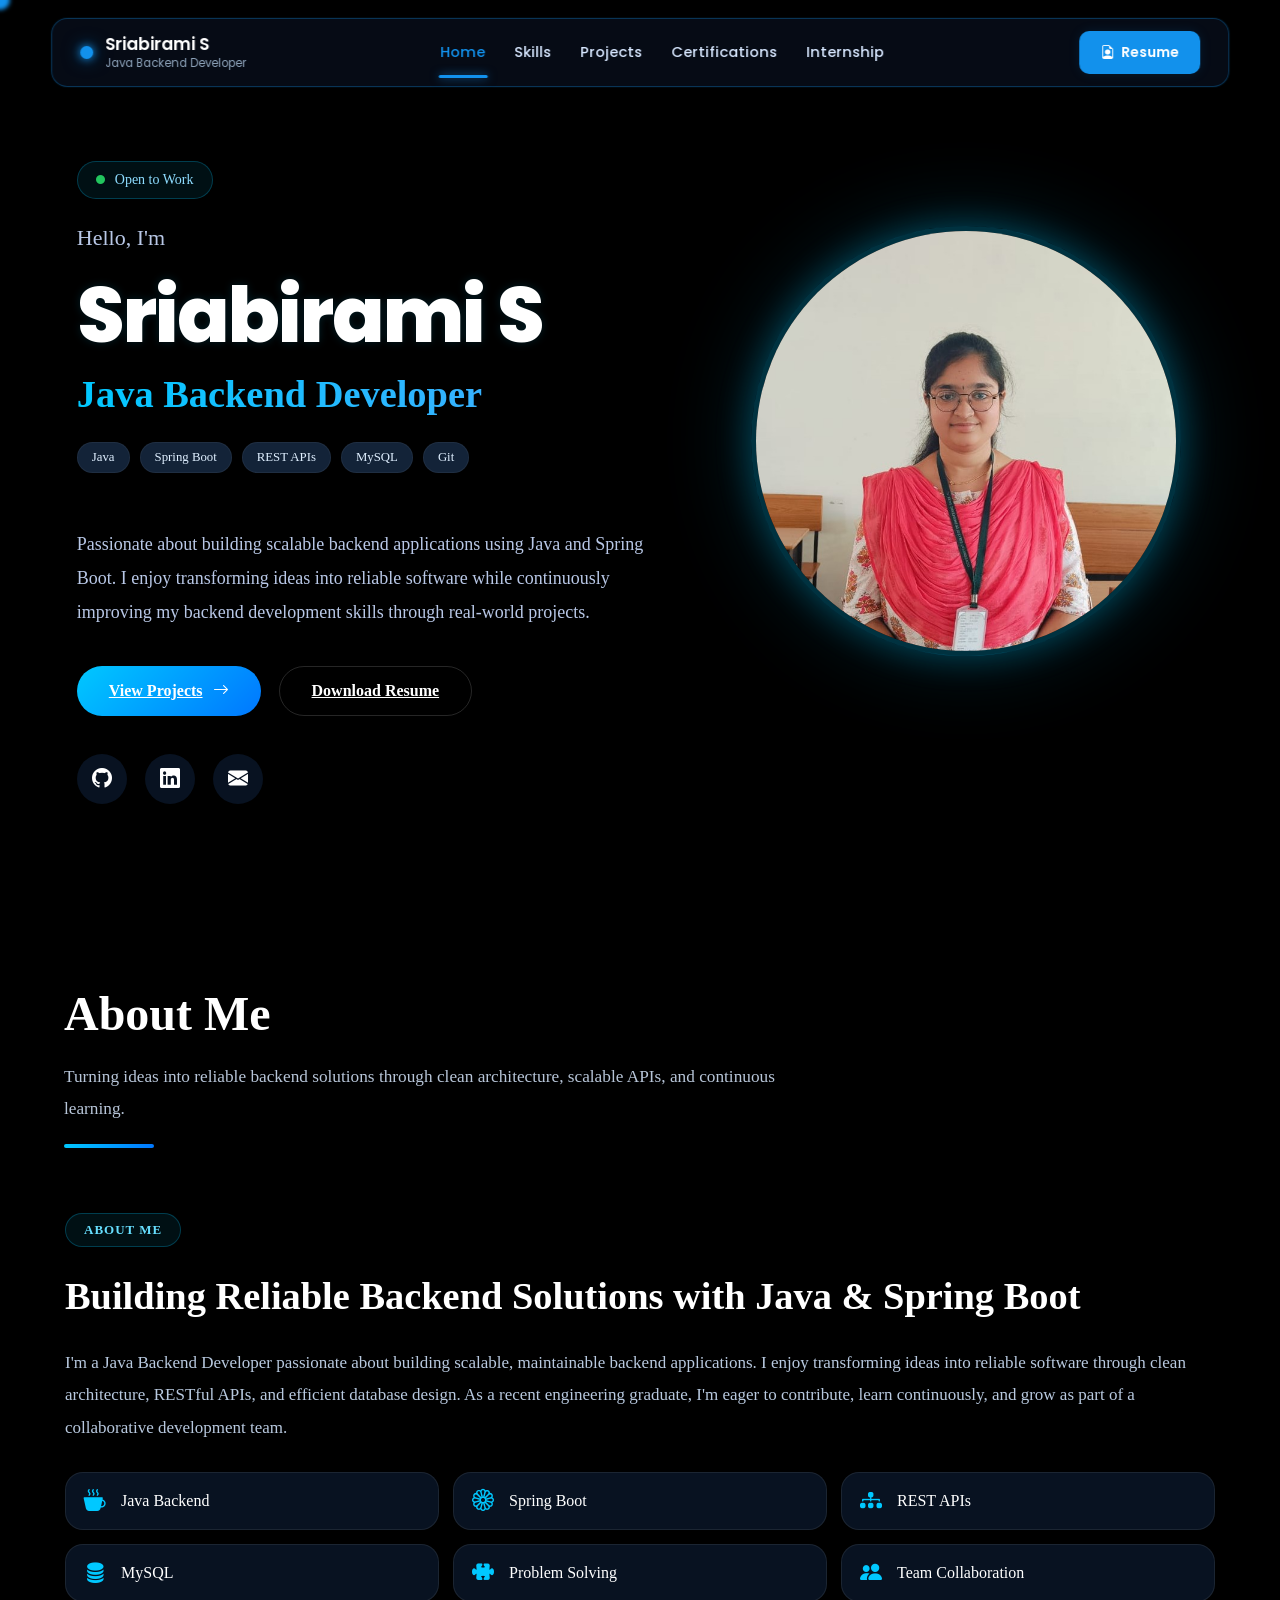
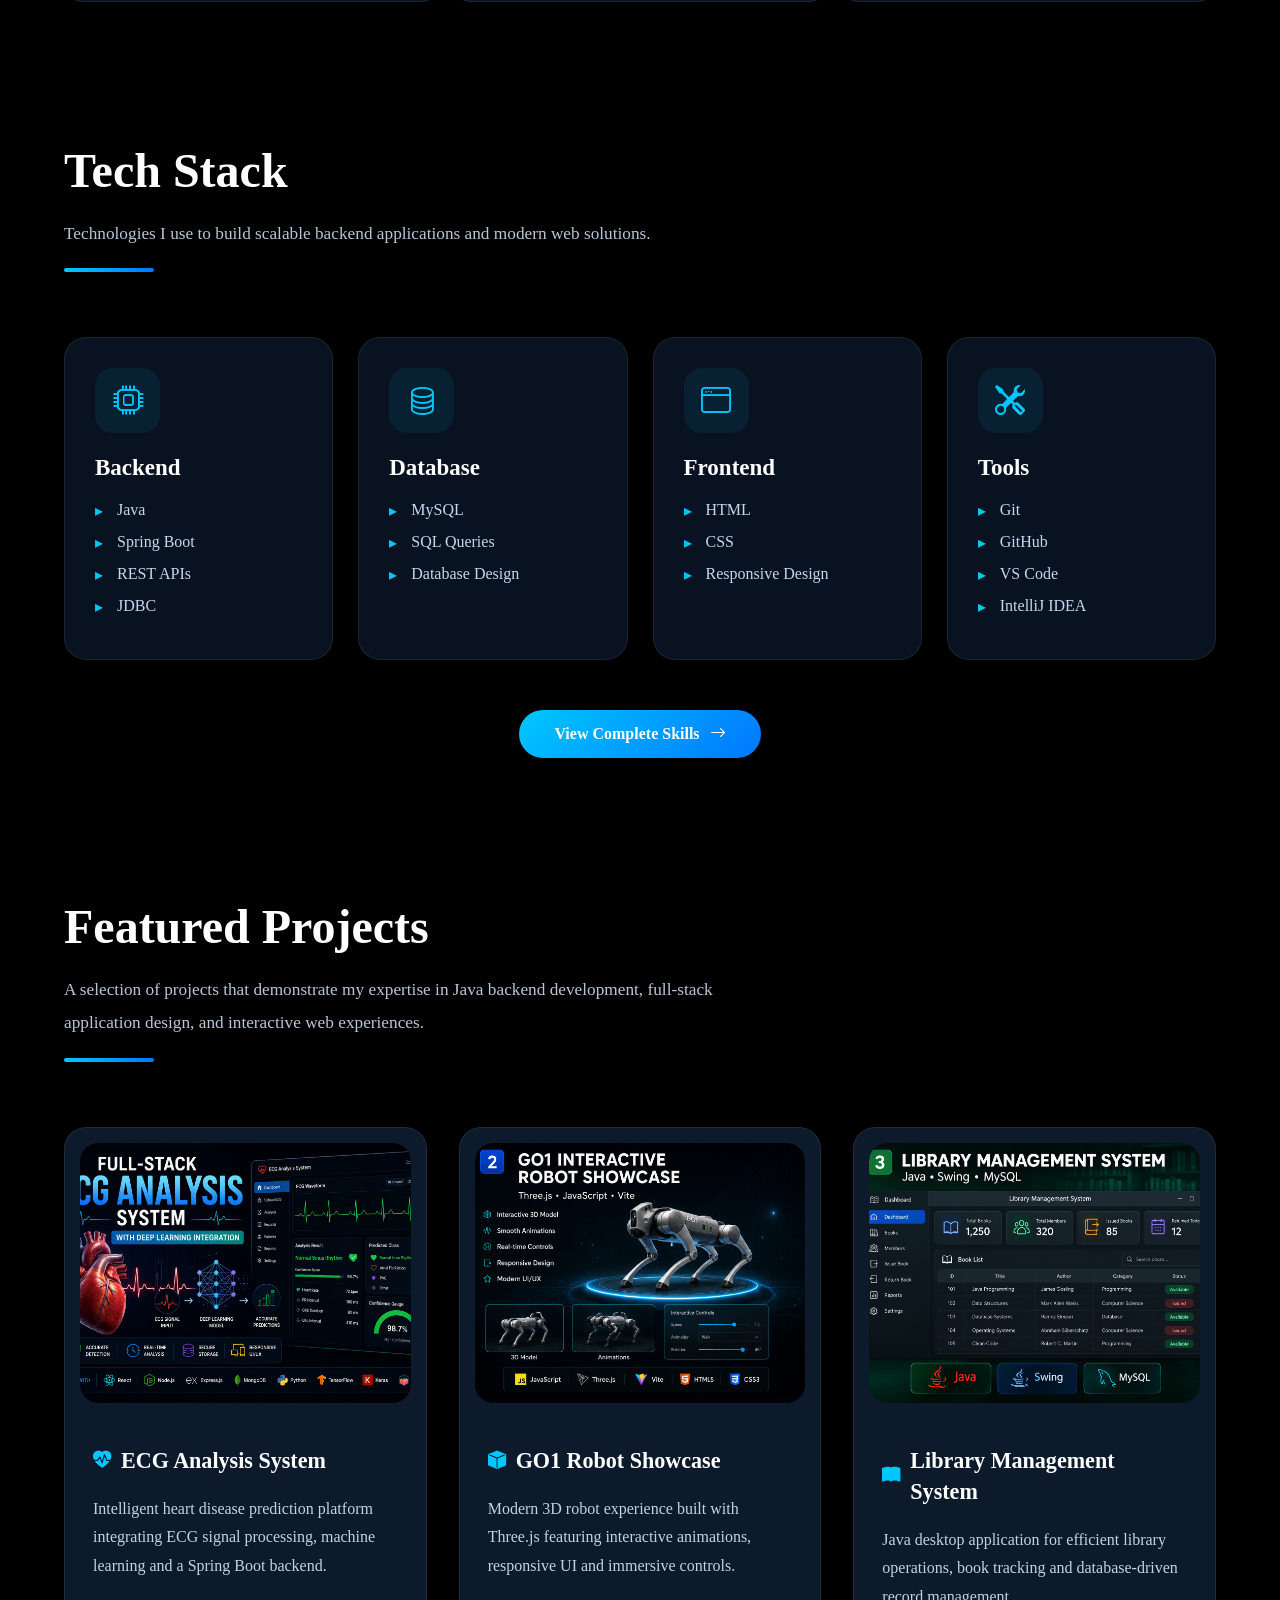
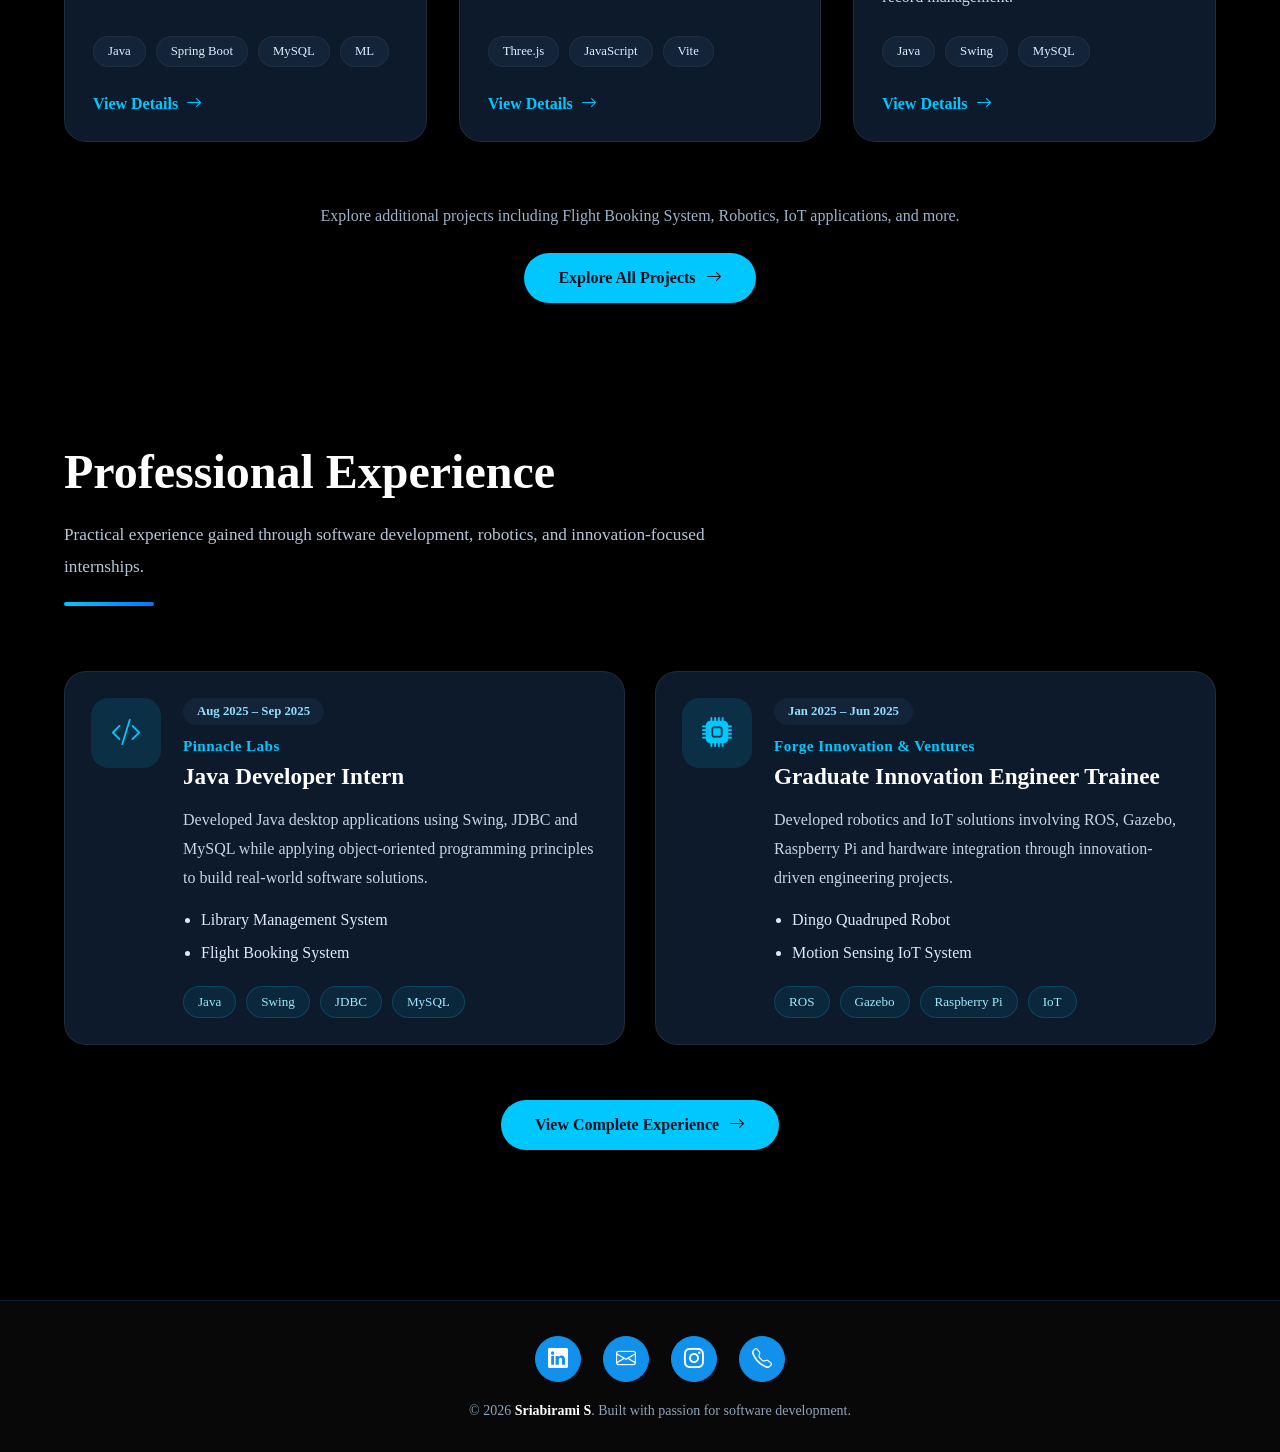
<file: index.html>
<!DOCTYPE html>
<html lang="en">
<head>
    <meta charset="UTF-8">
    <meta name="viewport" content="width=device-width, initial-scale=1.0">
    <title>Home</title>
    <link rel="icon" type="image/png" href="./indeximages/favicon.png" />
<link rel="stylesheet" href="./assets/css/common/variables.css">
    <link rel="stylesheet" href="./assets/css/styless.css">

<link rel="stylesheet" href="./assets/css/common/navbar.css">
<link rel="stylesheet" href="./assets/css/common/footer.css">
<link rel="stylesheet" href="./assets/css/common/cursor.css">

    <link rel="stylesheet" href="https://cdn.jsdelivr.net/npm/bootstrap-icons@1.11.3/font/bootstrap-icons.min.css">
</head>
<body style="background-color:black;">
<nav class="navbar">

    <!-- Logo -->
   <div class="logo">

    <span class="logo-dot"></span>

    <div class="logo-text">

        <h2>Sriabirami S</h2>

        <span>Java Backend Developer</span>

    </div>

</div>


    <!-- Navigation -->
    <ul class="nav-links">

        <li>
            <a class="active" href="index.html">
                Home
            </a>
        </li>

        <li>
            <a href="Skills.html">
                Skills
            </a>
        </li>

        <li>
            <a href="Projects.html">
                Projects
            </a>
        </li>

        <li>
            <a href="certification.html">
                Certifications
            </a>
        </li>

        <li>
            <a href="protosem.html">
                Internship
            </a>
        </li>

    </ul>


    <!-- Resume -->
   <a href="./assets/Sriabirami_S_Resume.pdf"
       class="resume-btn"
       target="_blank">

        <i class="bi bi-file-earmark-person"></i>

        Resume

    </a>


    <!-- Mobile Menu -->
    <button
        class="menu-toggle"
        type="button"
        aria-label="Open navigation menu"
        aria-expanded="false"
    >

        <span></span>
        <span></span>
        <span></span>

    </button>

</nav>  
<section class="hero">

<div class="hero-left">

<div class="status-badge">
    <i class="bi bi-circle-fill"></i>
Open to Work
</div>

<p class="hero-greeting">
    Hello, I'm
</p>

<h1 class="hero-name">
    Sriabirami S
</h1>

<h2 class="hero-role">
    Java Backend Developer
</h2>

<div class="tech-stack">

<span>Java</span>

<span>Spring Boot</span>

<span>REST APIs</span>

<span>MySQL</span>

<span>Git</span>

</div>

<p class="hero-description">

Passionate about building scalable backend applications using Java and Spring Boot.
I enjoy transforming ideas into reliable software while continuously improving my backend development skills through real-world projects.

</p>

<div class="hero-buttons">

<a href="Projects.html" class="primary-btn">

View Projects

<i class="bi bi-arrow-right"></i>

</a>

<a href="./assets/Sriabirami_S_Resume.pdf"

download

class="secondary-btn">

Download Resume

</a>

</div>

<div class="hero-social">

<a href="https://github.com/Sriabirami-S">

<i class="bi bi-github"></i>

</a>

<a href="https://www.linkedin.com/in/sriabiramis/">

<i class="bi bi-linkedin"></i>

</a>

<a href="mailto:abiramisaravanan100@gmail.com">

<i class="bi bi-envelope-fill"></i>

</a>

</div>

</div>

<div class="hero-right">

<div class="image-wrapper">



<img src="./indeximages/SRIABIRAMIS.jpg"

alt="Sriabirami">

</div>

</div>

</section> 
<!--======================
        ABOUT
=======================-->

<section class="about" id="about">

    <div class="section-title">

        <h2>About Me</h2>

        <p>
            Turning ideas into reliable backend solutions through clean architecture,
            scalable APIs, and continuous learning.
        </p>

    </div>

<div class="about-container">

    <div class="about-content">

        <span class="about-tag">
            ABOUT ME
        </span>

        <h3>
            Building Reliable Backend Solutions with Java & Spring Boot
        </h3>

        <p class="about-text">
            I'm a Java Backend Developer passionate about building scalable,
            maintainable backend applications. I enjoy transforming ideas into
            reliable software through clean architecture, RESTful APIs, and
            efficient database design. As a recent engineering graduate, I'm
            eager to contribute, learn continuously, and grow as part of a
            collaborative development team.
        </p>


        <div class="highlight-grid">

            <div class="highlight-card">
                <i class="bi bi-cup-hot-fill"></i>
                <span>Java Backend</span>
            </div>

            <div class="highlight-card">
                <i class="bi bi-flower1"></i>
                <span>Spring Boot</span>
            </div>

            <div class="highlight-card">
                <i class="bi bi-diagram-3-fill"></i>
                <span>REST APIs</span>
            </div>

            <div class="highlight-card">
                <i class="bi bi-database-fill"></i>
                <span>MySQL</span>
            </div>

            <div class="highlight-card">
                <i class="bi bi-puzzle-fill"></i>
                <span>Problem Solving</span>
            </div>

            <div class="highlight-card">
                <i class="bi bi-people-fill"></i>
                <span>Team Collaboration</span>
            </div>

        </div>

        

    </div>

</div>

</section>

  <!--========================================
                SKILLS
=========================================-->

<section class="skills-preview" id="skills">

    <div class="section-title">

        <h2>Tech Stack</h2>

        <p>
            Technologies I use to build scalable backend applications and modern web solutions.
        </p>

    </div>

    <div class="skills-grid">

        <!-- Backend -->

        <div class="skill-card">

            <div class="skill-icon">
                <i class="bi bi-cpu"></i>
            </div>

            <h3>Backend</h3>

            <ul>

                <li>Java</li>

                <li>Spring Boot</li>

                <li>REST APIs</li>

                <li>JDBC</li>

            </ul>

        </div>

        <!-- Database -->

        <div class="skill-card">

            <div class="skill-icon">
                <i class="bi bi-database"></i>
            </div>

            <h3>Database</h3>

            <ul>

                <li>MySQL</li>

                <li>SQL Queries</li>

                <li>Database Design</li>

            </ul>

        </div>

        <!-- Frontend -->

        <div class="skill-card">

            <div class="skill-icon">
                <i class="bi bi-window"></i>
            </div>

            <h3>Frontend</h3>

            <ul>

                <li>HTML</li>

                <li>CSS</li>

                <li>Responsive Design</li>

            </ul>

        </div>

        <!-- Tools -->

        <div class="skill-card">

            <div class="skill-icon">
                <i class="bi bi-tools"></i>
            </div>

            <h3>Tools</h3>

            <ul>

                <li>Git</li>

                <li>GitHub</li>

                <li>VS Code</li>

                <li>IntelliJ IDEA</li>

            </ul>

        </div>

    </div>

    <div class="skills-button">

        <a href="Skills.html">

            View Complete Skills

            <i class="bi bi-arrow-right"></i>

        </a>

    </div>

</section>
<!-- ==========================================================
                    FEATURED PROJECTS
=========================================================== -->
<!-- ================= FEATURED PROJECTS ================= -->

<section class="featured-projects" id="projects">

    <div class="section-title">

        <h2>Featured Projects</h2>

        <p>
            A selection of projects that demonstrate my expertise in Java backend
            development, full-stack application design, and interactive web experiences.
        </p>

    </div>

    <div class="project-grid">

        <!-- ================= ECG ================= -->

        <div class="project-card">

            <div class="project-image">

                <img src="indeximages/ecg.png"
                     alt="ECG Analysis System">

                

            </div>

            <div class="project-content">

                <h3>

                    <i class="bi bi-heart-pulse-fill"></i>

                    ECG Analysis System

                </h3>

                <p>

                    Intelligent heart disease prediction platform integrating
                    ECG signal processing, machine learning and a Spring Boot backend.

                </p>

                <div class="tech-stack">

                    <span>Java</span>

                    <span>Spring Boot</span>

                    <span>MySQL</span>

                    <span>ML</span>

                </div>

                <a href="https://github.com/Sriabirami-S/My_Projects/tree/main/Final_Year_Project" class="project-link">

                    View Details

                    <i class="bi bi-arrow-right"></i>

                </a>

            </div>

        </div>

        <!-- ================= GO1 ================= -->

        <div class="project-card">

            <div class="project-image">

                <img src="indeximages/go1.png"
                     alt="GO1 Robot Showcase">

               

            </div>

            <div class="project-content">

                <h3>

                    <i class="bi bi-box-fill"></i>

                    GO1 Robot Showcase

                </h3>

                <p>

                    Modern 3D robot experience built with Three.js featuring
                    interactive animations, responsive UI and immersive controls.

                </p>

                <div class="tech-stack">

                    <span>Three.js</span>

                    <span>JavaScript</span>

                    <span>Vite</span>

                </div>

                <a href="https://github.com/Sriabirami-S/dynamic-robot/tree/main" class="project-link">

                    View Details

                    <i class="bi bi-arrow-right"></i>

                </a>

            </div>

        </div>

        <!-- ================= LMS ================= -->

        <div class="project-card">

            <div class="project-image">

                <img src="indeximages/libmanagement.png"
                     alt="Library Management System">

               

            </div>

            <div class="project-content">

                <h3>

                    <i class="bi bi-book-fill"></i>

                    Library Management System

                </h3>

                <p>

                    Java desktop application for efficient library operations,
                    book tracking and database-driven record management.

                </p>

                <div class="tech-stack">

                    <span>Java</span>

                    <span>Swing</span>

                    <span>MySQL</span>

                </div>

                <a href="https://github.com/Sriabirami-S/My_Projects/tree/main/Java%20Projects/Library%20Management%20System" class="project-link">

                    View Details

                    <i class="bi bi-arrow-right"></i>

                </a>

            </div>

        </div>

    </div>

    <!-- ================= CTA ================= -->

    <div class="projects-footer">

        <p>

            Explore additional projects including Flight Booking System,
            Robotics, IoT applications, and more.

        </p>

        <a href="Projects.html" class="view-projects-btn">

            Explore All Projects

            <i class="bi bi-arrow-right"></i>

        </a>

    </div>

</section>

<!-- ==========================================================
                    PROFESSIONAL EXPERIENCE
=========================================================== -->

<section class="experience" id="experience">

    <div class="section-title">

        <h2>Professional Experience</h2>

        <p>
            Practical experience gained through software development,
            robotics, and innovation-focused internships.
        </p>

    </div>

    <div class="experience-container">

        <!-- ================= JAVA INTERN ================= -->

        <div class="experience-card">

            <div class="experience-icon">

                <i class="bi bi-code-slash"></i>

            </div>

            <div class="experience-content">

                <span class="experience-duration">
    Aug 2025 – Sep 2025
</span>

<h4 class="experience-company">
    Pinnacle Labs
</h4>

<h3>Java Developer Intern</h3>


                <p>
                    Developed Java desktop applications using Swing, JDBC and MySQL while applying object-oriented programming principles to build real-world software solutions.
                </p>

                <ul class="experience-projects">

    <li>
        <a href="projects.html#lms">
            Library Management System
        </a>
    </li>

    <li>
        <a href="projects.html#flight-booking">
            Flight Booking System
        </a>
    </li>

</ul>
                <div class="experience-tech">

    <span>Java</span>

    <span>Swing</span>

    <span>JDBC</span>

    <span>MySQL</span>

</div>

            </div>

        </div>

        <!-- ================= FORGE ================= -->

        <div class="experience-card">

            <div class="experience-icon">

                <i class="bi bi-cpu-fill"></i>

            </div>

            <div class="experience-content">

                <span class="experience-duration">
    Jan 2025 – Jun 2025
</span>

<h4 class="experience-company">
    Forge Innovation & Ventures
</h4>

<h3>Graduate Innovation Engineer Trainee</h3>

                <p>
                    Developed robotics and IoT solutions involving ROS, Gazebo, Raspberry Pi and hardware integration through innovation-driven engineering projects.
                </p>

               <ul class="experience-projects">

    <li>
        <a href="alpha.html">
            Dingo Quadruped Robot
        </a>
    </li>

    <li>
        <a href="assignment3.html">
            Motion Sensing IoT System
        </a>
    </li>

</ul>
                <div class="experience-tech">

    <span>ROS</span>

    <span>Gazebo</span>

    <span>Raspberry Pi</span>

    <span>IoT</span>

</div>

            </div>

        </div>

    </div>

    <div class="experience-btn">

        <a href="protosem.html">

            View Complete Experience

            <i class="bi bi-arrow-right"></i>

        </a>

    </div>

</section>
    
   <footer class="site-footer">

    <div class="footer-content">

        <div class="footer-icons">

            <a
                href="https://www.linkedin.com/in/sriabiramis/"
                target="_blank"
                rel="noopener noreferrer"
                aria-label="LinkedIn"
            >
                <i class="bi bi-linkedin"></i>
            </a>


            <a
                href="https://mail.google.com/mail/?view=cm&fs=1&to=abiramisaravanan100@gmail.com"
                aria-label="Email"
            >
                <i class="bi bi-envelope"></i>
            </a>


            <a
                href="https://www.instagram.com/abi__0210/"
                target="_blank"
                rel="noopener noreferrer"
                aria-label="Instagram"
            >
                <i class="bi bi-instagram"></i>
            </a>


            <a
                href="tel:+9361275297"
                aria-label="Phone"
            >
                <i class="bi bi-telephone"></i>
            </a>

        </div>


        <p>
            © 2026
            <span class="footer-name">Sriabirami S</span>.
            Built with passion for software development.
        </p>

    </div>

</footer>
    <div class="pointer"></div>
    
 <script src="./assets/js/navbar.js"></script>  
 <script src="./assets/js/cursor.js"></script>
</body>
</html>
</file>
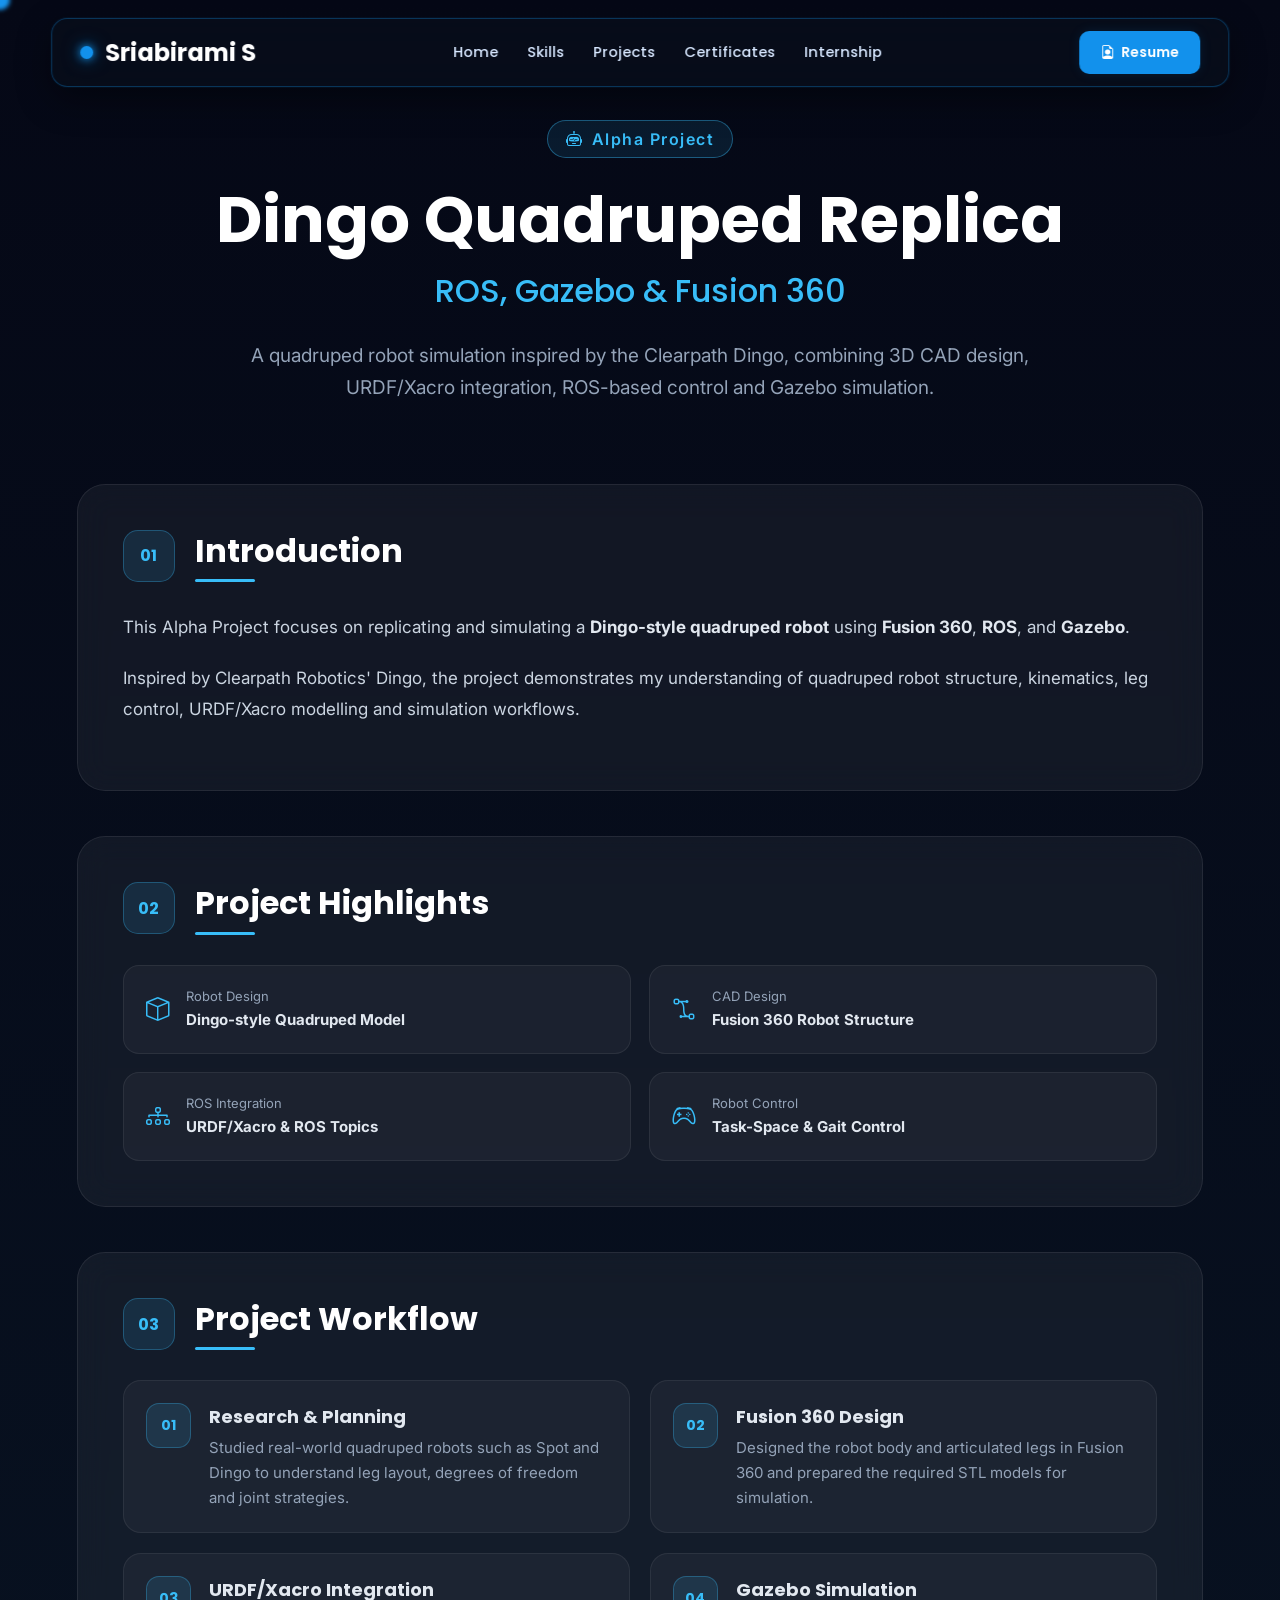
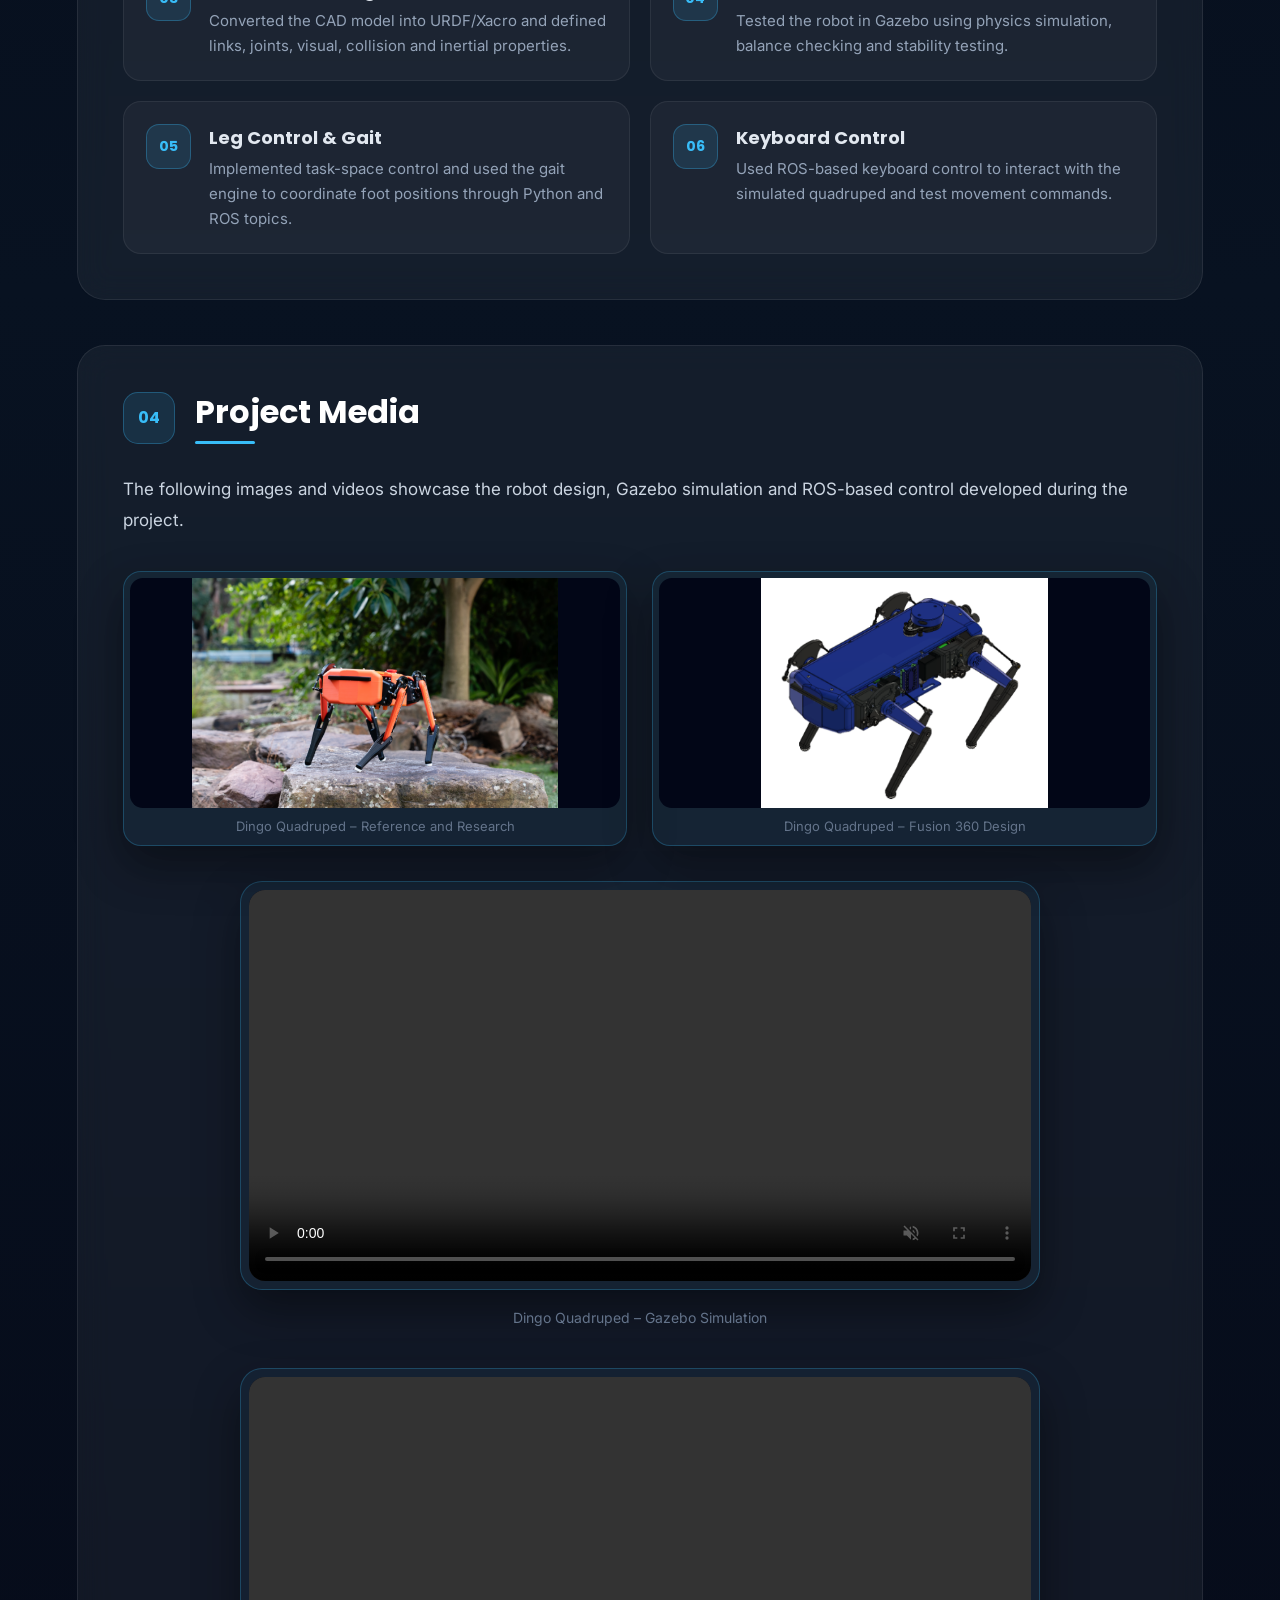
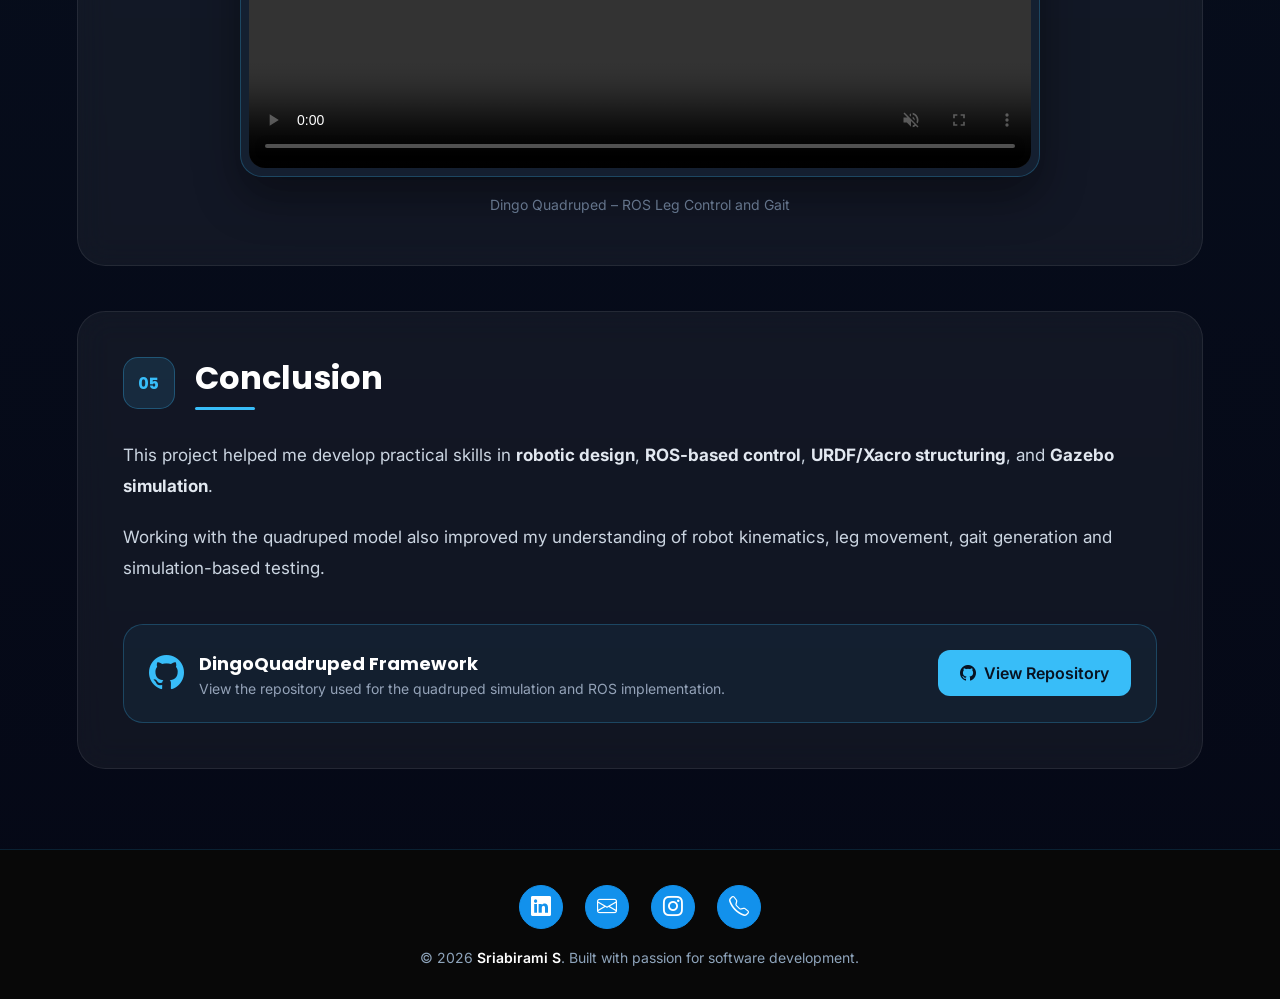
<file: alpha.html>
<!DOCTYPE html>
<html lang="en">

<head>

    <meta charset="UTF-8">
    <meta name="viewport" content="width=device-width, initial-scale=1.0">

    <title>Alpha Project | Dingo Quadruped | Sriabirami S</title>

    <link rel="icon" type="image/png" href="./indeximages/favicon.png">

    <!-- Google Fonts -->
    <link rel="preconnect" href="https://fonts.googleapis.com">
    <link rel="preconnect" href="https://fonts.gstatic.com" crossorigin>

    <link
        href="https://fonts.googleapis.com/css2?family=Poppins:wght@400;500;600;700;800&family=Inter:wght@300;400;500;600;700&display=swap"
        rel="stylesheet"
    >

    <!-- Bootstrap Icons -->
    <link
        rel="stylesheet"
        href="https://cdn.jsdelivr.net/npm/bootstrap-icons@1.11.3/font/bootstrap-icons.min.css"
    >

    <!-- Common CSS -->
    <link rel="stylesheet" href="./assets/css/common/variables.css">
    <link rel="stylesheet" href="./assets/css/common/navbar.css">
    <link rel="stylesheet" href="./assets/css/common/footer.css">
    <link rel="stylesheet" href="./assets/css/common/cursor.css">

    <!-- Alpha Project CSS -->
    <link rel="stylesheet" href="./assets/css/alpha.css">

</head>


<body>


<!-- =====================================================
     NAVBAR
===================================================== -->

<header class="navbar">

    <div class="logo">

        <span class="logo-dot"></span>

        <h2>Sriabirami S</h2>

    </div>


    <nav>

        <ul class="nav-links">

            <li>
                <a href="index.html">Home</a>
            </li>

            <li>
                <a href="Skills.html">Skills</a>
            </li>

            <li>
                <a href="Projects.html">Projects</a>
            </li>

            <li>
                <a href="certification.html">Certificates</a>
            </li>

            <li>
                <a href="protosem.html">Internship</a>
            </li>

        </ul>

    </nav>


    <a href="./assets/Sriabirami_S_Resume.pdf"
       class="resume-btn"
       target="_blank">

        <i class="bi bi-file-earmark-person"></i>

        Resume

    </a>


    <button
        class="menu-toggle"
        aria-label="Open navigation menu"
        aria-expanded="false"
    >

        <span></span>
        <span></span>
        <span></span>

    </button>

</header>



<!-- =====================================================
     HERO
===================================================== -->

<section class="assignment-detail-hero">

    <span class="detail-tag">

        <i class="bi bi-robot"></i>

        Alpha Project

    </span>


    <h1>
        Dingo Quadruped Replica
    </h1>


    <h2>
        ROS, Gazebo &amp; Fusion 360
    </h2>


    <p>

        A quadruped robot simulation inspired by the Clearpath
        Dingo, combining 3D CAD design, URDF/Xacro integration,
        ROS-based control and Gazebo simulation.

    </p>

</section>



<!-- =====================================================
     MAIN CONTENT
===================================================== -->

<main class="assignment-content">



<!-- =====================================================
     01 INTRODUCTION
===================================================== -->

<section class="content-card">

    <div class="section-heading">

        <span>01</span>

        <div>

            <h2>Introduction</h2>

            <div class="heading-line"></div>

        </div>

    </div>


    <p>

        This Alpha Project focuses on replicating and simulating a
        <strong>Dingo-style quadruped robot</strong> using
        <strong>Fusion 360</strong>, <strong>ROS</strong>, and
        <strong>Gazebo</strong>.

    </p>


    <p>

        Inspired by Clearpath Robotics' Dingo, the project demonstrates
        my understanding of quadruped robot structure, kinematics,
        leg control, URDF/Xacro modelling and simulation workflows.

    </p>

</section>



<!-- =====================================================
     02 PROJECT HIGHLIGHTS
===================================================== -->

<section class="content-card">

    <div class="section-heading">

        <span>02</span>

        <div>

            <h2>Project Highlights</h2>

            <div class="heading-line"></div>

        </div>

    </div>


    <div class="feature-grid">

        <div class="feature-item">

            <i class="bi bi-box"></i>

            <div>

                <span>Robot Design</span>

                <strong>
                    Dingo-style Quadruped Model
                </strong>

            </div>

        </div>


        <div class="feature-item">

            <i class="bi bi-bezier2"></i>

            <div>

                <span>CAD Design</span>

                <strong>
                    Fusion 360 Robot Structure
                </strong>

            </div>

        </div>


        <div class="feature-item">

            <i class="bi bi-diagram-3"></i>

            <div>

                <span>ROS Integration</span>

                <strong>
                    URDF/Xacro &amp; ROS Topics
                </strong>

            </div>

        </div>


        <div class="feature-item">

            <i class="bi bi-controller"></i>

            <div>

                <span>Robot Control</span>

                <strong>
                    Task-Space &amp; Gait Control
                </strong>

            </div>

        </div>

    </div>

</section>



<!-- =====================================================
     03 PROJECT WORKFLOW
===================================================== -->

<section class="content-card">

    <div class="section-heading">

        <span>03</span>

        <div>

            <h2>Project Workflow</h2>

            <div class="heading-line"></div>

        </div>

    </div>


    <div class="workflow-grid">

        <div class="workflow-item">

            <div class="workflow-number">
                01
            </div>

            <div>

                <h3>Research &amp; Planning</h3>

                <p>
                    Studied real-world quadruped robots such as
                    Spot and Dingo to understand leg layout,
                    degrees of freedom and joint strategies.
                </p>

            </div>

        </div>


        <div class="workflow-item">

            <div class="workflow-number">
                02
            </div>

            <div>

                <h3>Fusion 360 Design</h3>

                <p>
                    Designed the robot body and articulated legs
                    in Fusion 360 and prepared the required
                    STL models for simulation.
                </p>

            </div>

        </div>


        <div class="workflow-item">

            <div class="workflow-number">
                03
            </div>

            <div>

                <h3>URDF/Xacro Integration</h3>

                <p>
                    Converted the CAD model into URDF/Xacro and
                    defined links, joints, visual, collision and
                    inertial properties.
                </p>

            </div>

        </div>


        <div class="workflow-item">

            <div class="workflow-number">
                04
            </div>

            <div>

                <h3>Gazebo Simulation</h3>

                <p>
                    Tested the robot in Gazebo using physics
                    simulation, balance checking and stability
                    testing.
                </p>

            </div>

        </div>


        <div class="workflow-item">

            <div class="workflow-number">
                05
            </div>

            <div>

                <h3>Leg Control &amp; Gait</h3>

                <p>
                    Implemented task-space control and used the
                    gait engine to coordinate foot positions
                    through Python and ROS topics.
                </p>

            </div>

        </div>


        <div class="workflow-item">

            <div class="workflow-number">
                06
            </div>

            <div>

                <h3>Keyboard Control</h3>

                <p>
                    Used ROS-based keyboard control to interact
                    with the simulated quadruped and test
                    movement commands.
                </p>

            </div>

        </div>

    </div>

</section>



<!-- =====================================================
     04 PROJECT MEDIA
===================================================== -->

<section class="content-card">

    <div class="section-heading">

        <span>04</span>

        <div>

            <h2>Project Media</h2>

            <div class="heading-line"></div>

        </div>

    </div>


    <p>

        The following images and videos showcase the robot design,
        Gazebo simulation and ROS-based control developed during
        the project.

    </p>


  <div class="dingo-image-grid">

    <!-- DINGO REFERENCE -->
    <div class="project-media">
        <img
            src="./alphaimgs/dingoog.png"
            alt="Dingo Quadruped Reference"
        >

        <p class="image-caption">
            Dingo Quadruped – Reference and Research
        </p>
    </div>


    <!-- FUSION 360 -->
    <div class="project-media">
        <img
            src="./alphaimgs/dingofus.png"
            alt="Dingo Quadruped Fusion 360 Model"
        >

        <p class="image-caption">
            Dingo Quadruped – Fusion 360 Design
        </p>
    </div>

</div>


    <!-- GAZEBO VIDEO -->

    <div class="robot-video">

        <video controls muted>

            <source
                src="./alphaimgs/dingogazebo.mp4"
                type="video/mp4"
            >

            Your browser does not support the video tag.

        </video>

    </div>


    <p class="image-caption">
        Dingo Quadruped – Gazebo Simulation
    </p>



    <!-- ROS VIDEO -->

    <div class="robot-video">

        <video controls muted>

            <source
                src="./alphaimgs/quadr.mp4"
                type="video/mp4"
            >

            Your browser does not support the video tag.

        </video>

    </div>


    <p class="image-caption">
        Dingo Quadruped – ROS Leg Control and Gait
    </p>

</section>



<!-- =====================================================
     05 CONCLUSION
===================================================== -->

<section class="content-card">

    <div class="section-heading">

        <span>05</span>

        <div>

            <h2>Conclusion</h2>

            <div class="heading-line"></div>

        </div>

    </div>


    <p>

        This project helped me develop practical skills in
        <strong>robotic design</strong>,
        <strong>ROS-based control</strong>,
        <strong>URDF/Xacro structuring</strong>, and
        <strong>Gazebo simulation</strong>.

    </p>


    <p>

        Working with the quadruped model also improved my
        understanding of robot kinematics, leg movement,
        gait generation and simulation-based testing.

    </p>


    <div class="documentation-box">

        <div>

            <i class="bi bi-github"></i>

            <div>

                <h3>DingoQuadruped Framework</h3>

                <p>
                    View the repository used for the quadruped
                    simulation and ROS implementation.
                </p>

            </div>

        </div>


        <a
            href="https://github.com/Yerbert/DingoQuadruped"
            target="_blank"
            rel="noopener noreferrer"
            class="documentation-btn"
        >

            <i class="bi bi-github"></i>

            View Repository

        </a>

    </div>

</section>


</main>



<!-- =====================================================
     FOOTER
===================================================== -->

 <!-- Footer -->
<footer class="site-footer">

    <div class="footer-content">

        <div class="footer-icons">

            <a
                href="https://www.linkedin.com/in/sriabiramis/"
                target="_blank"
                rel="noopener noreferrer"
                aria-label="LinkedIn"
            >
                <i class="bi bi-linkedin"></i>
            </a>


            <a
                href="https://mail.google.com/mail/?view=cm&fs=1&to=abiramisaravanan100@gmail.com"
                aria-label="Email"
            >
                <i class="bi bi-envelope"></i>
            </a>


            <a
                href="https://www.instagram.com/abi__0210/"
                target="_blank"
                rel="noopener noreferrer"
                aria-label="Instagram"
            >
                <i class="bi bi-instagram"></i>
            </a>


            <a
                href="tel:+9361275297"
                aria-label="Phone"
            >
                <i class="bi bi-telephone"></i>
            </a>

        </div>


        <p>
            © 2026
            <span class="footer-name">Sriabirami S</span>.
            Built with passion for software development.
        </p>

    </div>

</footer>



<!-- =====================================================
     CURSOR
===================================================== -->

<div class="pointer"></div>


<script src="./assets/js/navbar.js"></script>
<script src="./assets/js/cursor.js"></script>

</body>

</html>
</file>
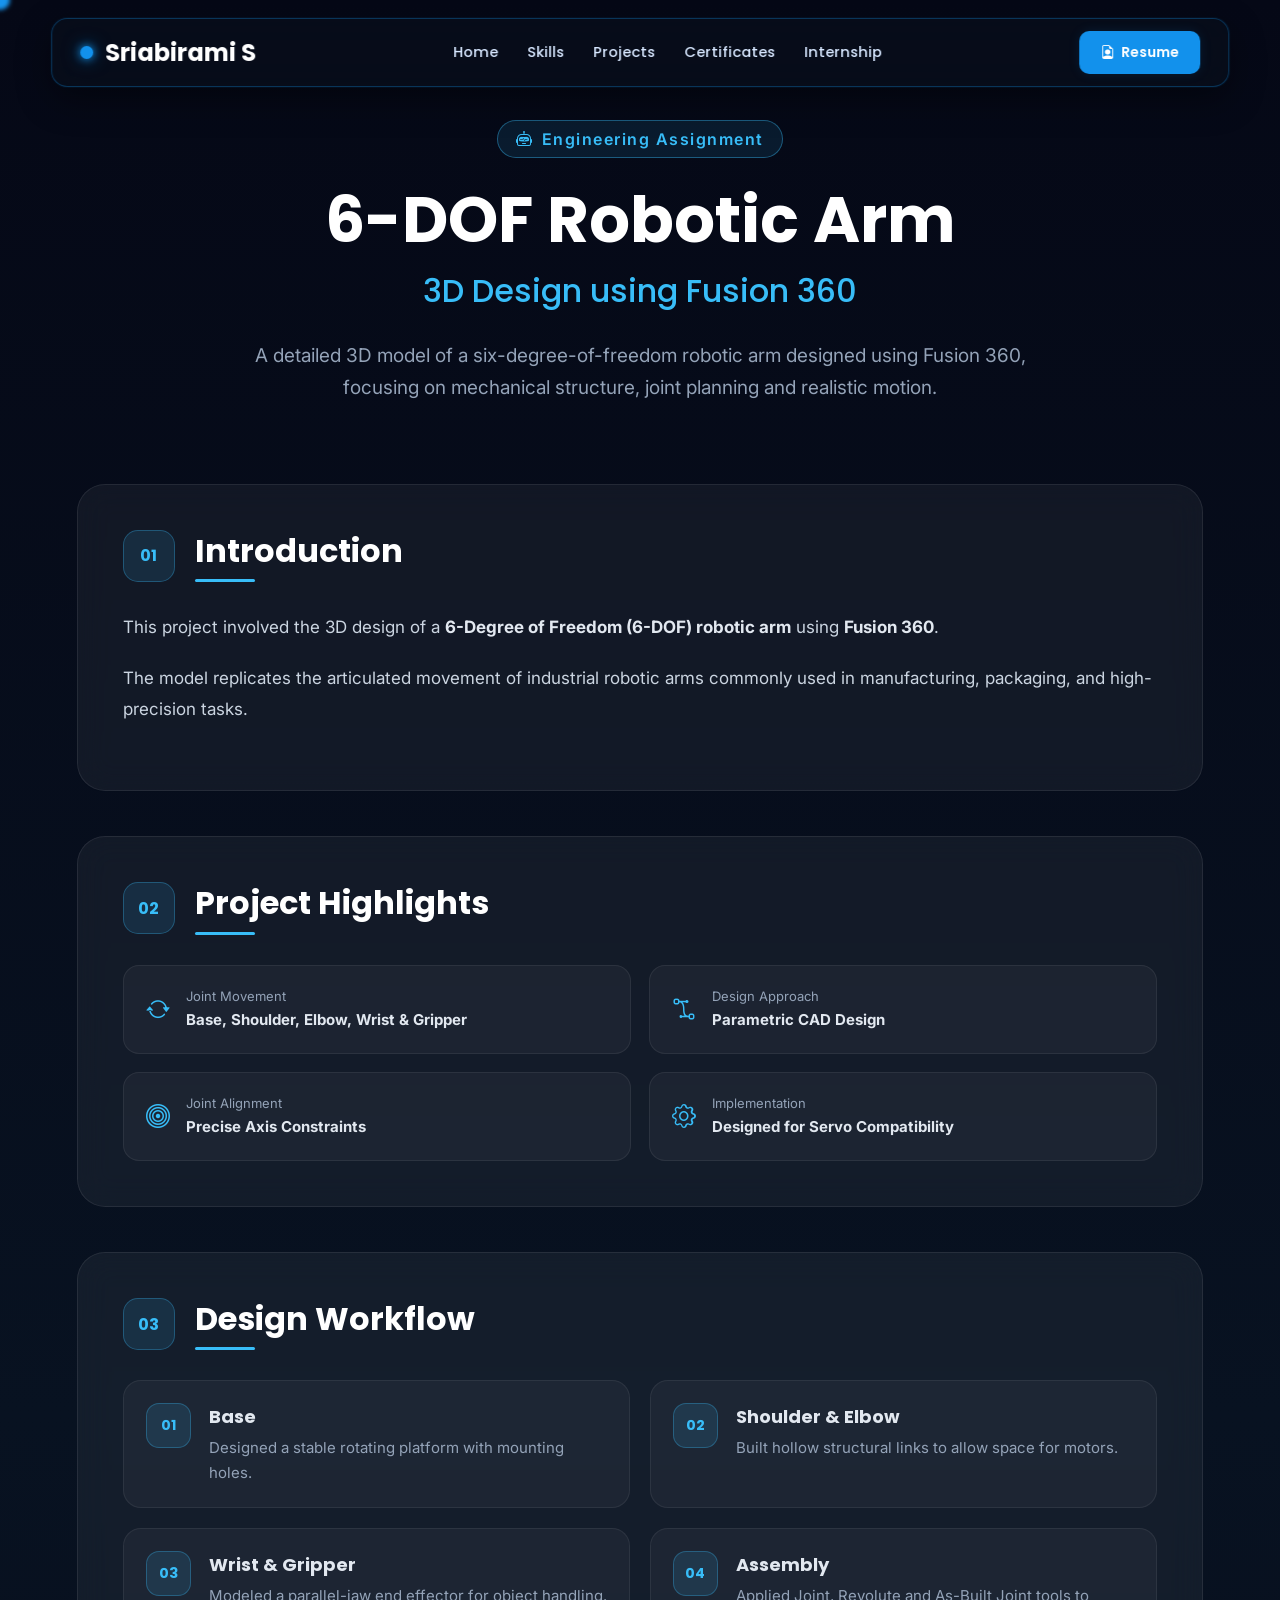
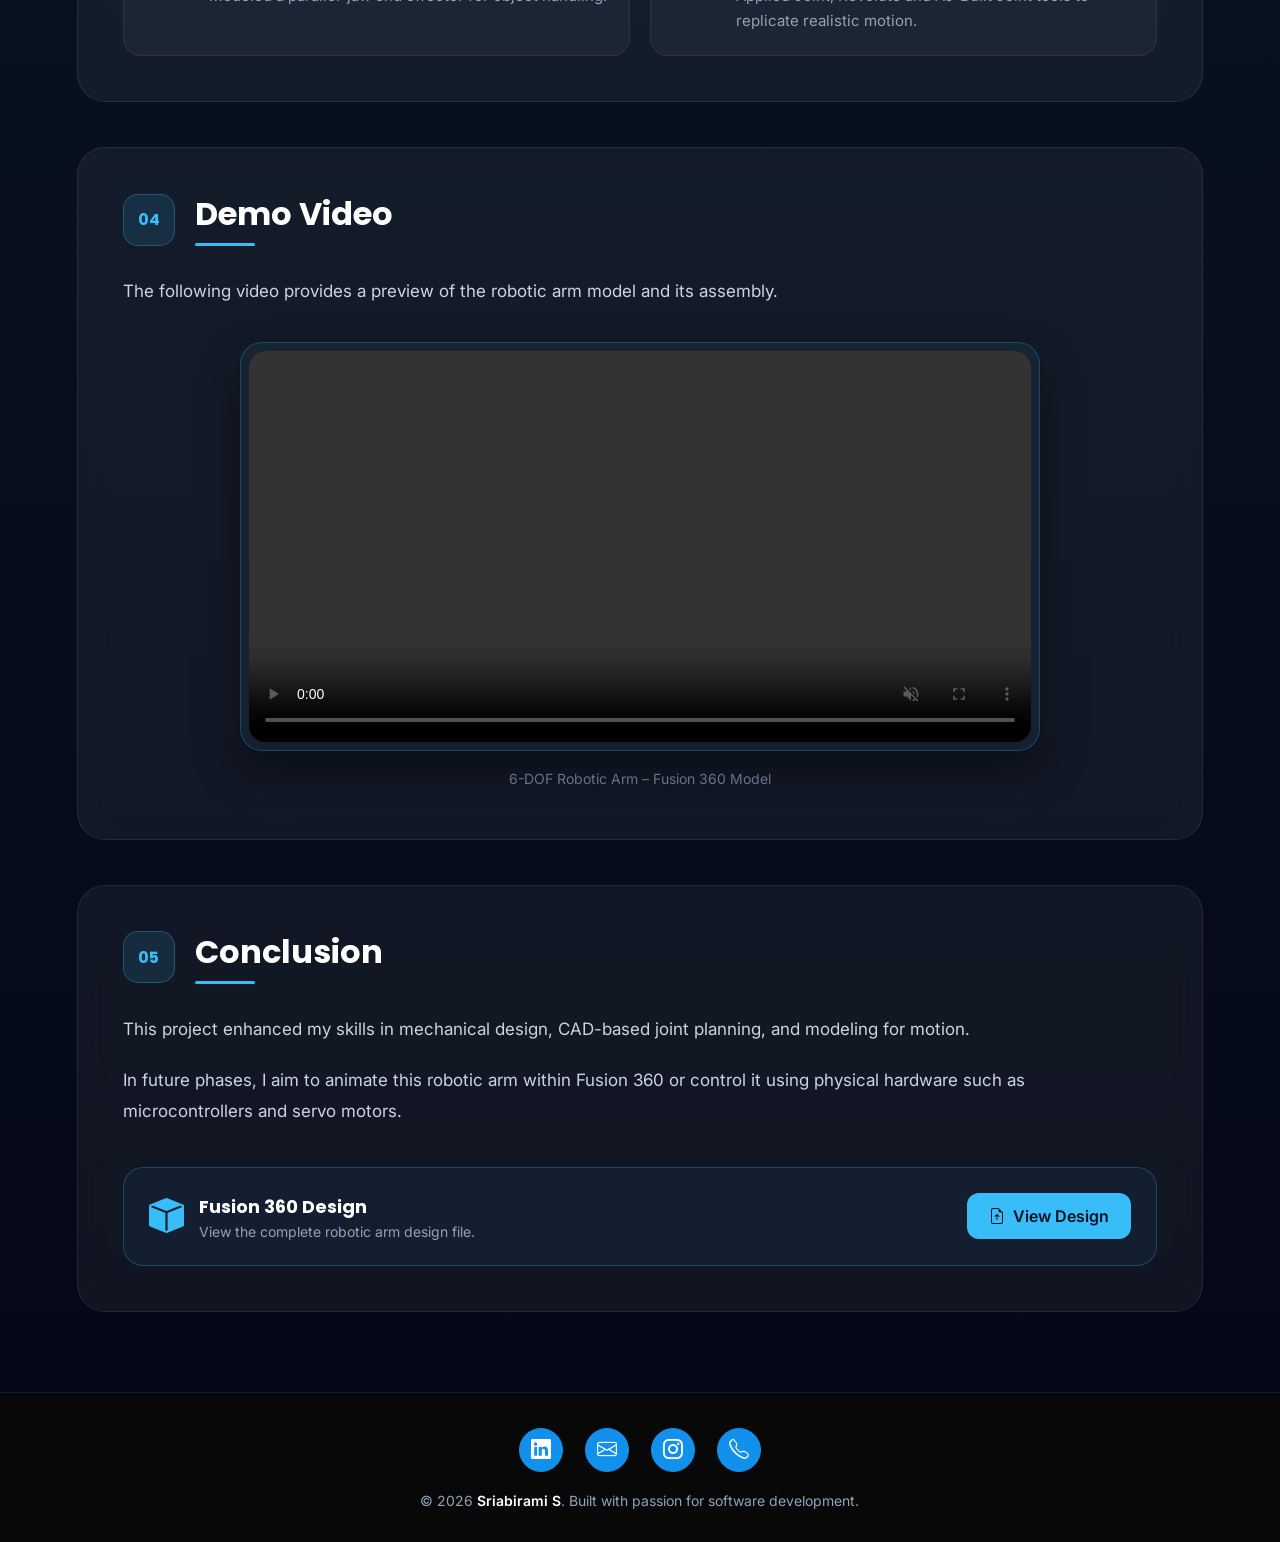
<file: arm.html>
<!DOCTYPE html>
<html lang="en">

<head>

    <meta charset="UTF-8">
    <meta name="viewport" content="width=device-width, initial-scale=1.0">

    <title>6-DOF Robotic Arm | Sriabirami S</title>

    <link rel="icon" type="image/png" href="./indeximages/favicon.png">

    <!-- Google Fonts -->
    <link rel="preconnect" href="https://fonts.googleapis.com">
    <link rel="preconnect" href="https://fonts.gstatic.com" crossorigin>

    <link
        href="https://fonts.googleapis.com/css2?family=Poppins:wght@400;500;600;700;800&family=Inter:wght@300;400;500;600;700&display=swap"
        rel="stylesheet"
    >

    <!-- Bootstrap Icons -->
    <link
        rel="stylesheet"
        href="https://cdn.jsdelivr.net/npm/bootstrap-icons@1.11.3/font/bootstrap-icons.min.css"
    >

    <!-- Common CSS -->
    <link rel="stylesheet" href="./assets/css/common/variables.css">
    <link rel="stylesheet" href="./assets/css/common/navbar.css">
    <link rel="stylesheet" href="./assets/css/common/footer.css">
    <link rel="stylesheet" href="./assets/css/common/cursor.css">

    <!-- Robotic Arm CSS -->
    <link rel="stylesheet" href="./assets/css/arm.css">

</head>


<body>


<!-- =====================================================
     NAVBAR
===================================================== -->

<header class="navbar">

    <div class="logo">

        <span class="logo-dot"></span>

        <h2>Sriabirami S</h2>

    </div>


    <nav>

        <ul class="nav-links">

            <li>
                <a href="index.html">Home</a>
            </li>

            <li>
                <a href="Skills.html">Skills</a>
            </li>

            <li>
                <a href="Projects.html">Projects</a>
            </li>

            <li>
                <a href="certification.html">Certificates</a>
            </li>

            <li>
                <a href="protosem.html">Internship</a>
            </li>

        </ul>

    </nav>


   <a href="./assets/Sriabirami_S_Resume.pdf"
       class="resume-btn"
       target="_blank">

        <i class="bi bi-file-earmark-person"></i>

        Resume

    </a>


    <button
        class="menu-toggle"
        aria-label="Open navigation menu"
        aria-expanded="false"
    >

        <span></span>
        <span></span>
        <span></span>

    </button>

</header>



<!-- =====================================================
     HERO
===================================================== -->

<section class="assignment-detail-hero">

    <span class="detail-tag">

        <i class="bi bi-robot"></i>

        Engineering Assignment

    </span>


    <h1>
        6-DOF Robotic Arm
    </h1>


    <h2>
        3D Design using Fusion 360
    </h2>


    <p>

        A detailed 3D model of a six-degree-of-freedom robotic arm
        designed using Fusion 360, focusing on mechanical structure,
        joint planning and realistic motion.

    </p>

</section>



<!-- =====================================================
     MAIN CONTENT
===================================================== -->

<main class="assignment-content">



<!-- =====================================================
     01 INTRODUCTION
===================================================== -->

<section class="content-card">

    <div class="section-heading">

        <span>01</span>

        <div>

            <h2>Introduction</h2>

            <div class="heading-line"></div>

        </div>

    </div>


    <p>

        This project involved the 3D design of a
        <strong>6-Degree of Freedom (6-DOF) robotic arm</strong>
        using <strong>Fusion 360</strong>.

    </p>


    <p>

        The model replicates the articulated movement of industrial
        robotic arms commonly used in manufacturing, packaging,
        and high-precision tasks.

    </p>

</section>



<!-- =====================================================
     02 PROJECT HIGHLIGHTS
===================================================== -->

<section class="content-card">

    <div class="section-heading">

        <span>02</span>

        <div>

            <h2>Project Highlights</h2>

            <div class="heading-line"></div>

        </div>

    </div>


    <div class="feature-grid">

        <div class="feature-item">

            <i class="bi bi-arrow-repeat"></i>

            <div>

                <span>Joint Movement</span>

                <strong>
                    Base, Shoulder, Elbow, Wrist & Gripper
                </strong>

            </div>

        </div>


        <div class="feature-item">

            <i class="bi bi-bezier2"></i>

            <div>

                <span>Design Approach</span>

                <strong>
                    Parametric CAD Design
                </strong>

            </div>

        </div>


        <div class="feature-item">

            <i class="bi bi-bullseye"></i>

            <div>

                <span>Joint Alignment</span>

                <strong>
                    Precise Axis Constraints
                </strong>

            </div>

        </div>


        <div class="feature-item">

            <i class="bi bi-gear"></i>

            <div>

                <span>Implementation</span>

                <strong>
                    Designed for Servo Compatibility
                </strong>

            </div>

        </div>

    </div>

</section>



<!-- =====================================================
     03 DESIGN WORKFLOW
===================================================== -->

<section class="content-card">

    <div class="section-heading">

        <span>03</span>

        <div>

            <h2>Design Workflow</h2>

            <div class="heading-line"></div>

        </div>

    </div>


    <div class="workflow-grid">

        <div class="workflow-item">

            <div class="workflow-number">
                01
            </div>

            <div>

                <h3>Base</h3>

                <p>
                    Designed a stable rotating platform
                    with mounting holes.
                </p>

            </div>

        </div>


        <div class="workflow-item">

            <div class="workflow-number">
                02
            </div>

            <div>

                <h3>Shoulder & Elbow</h3>

                <p>
                    Built hollow structural links to
                    allow space for motors.
                </p>

            </div>

        </div>


        <div class="workflow-item">

            <div class="workflow-number">
                03
            </div>

            <div>

                <h3>Wrist & Gripper</h3>

                <p>
                    Modeled a parallel-jaw end effector
                    for object handling.
                </p>

            </div>

        </div>


        <div class="workflow-item">

            <div class="workflow-number">
                04
            </div>

            <div>

                <h3>Assembly</h3>

                <p>
                    Applied Joint, Revolute and As-Built
                    Joint tools to replicate realistic motion.
                </p>

            </div>

        </div>

    </div>

</section>



<!-- =====================================================
     04 DEMO VIDEO
===================================================== -->

<section class="content-card">

    <div class="section-heading">

        <span>04</span>

        <div>

            <h2>Demo Video</h2>

            <div class="heading-line"></div>

        </div>

    </div>


    <p>

        The following video provides a preview of the robotic arm
        model and its assembly.

    </p>


    <div class="robot-video">

        <video controls muted>

            <source
                src="./armimgs/arm (2).mp4"
                type="video/mp4"
            >

            Your browser does not support the video tag.

        </video>

    </div>


    <p class="image-caption">
        6-DOF Robotic Arm – Fusion 360 Model
    </p>

</section>



<!-- =====================================================
     05 CONCLUSION
===================================================== -->

<section class="content-card">

    <div class="section-heading">

        <span>05</span>

        <div>

            <h2>Conclusion</h2>

            <div class="heading-line"></div>

        </div>

    </div>


    <p>

        This project enhanced my skills in mechanical design,
        CAD-based joint planning, and modeling for motion.

    </p>


    <p>

        In future phases, I aim to animate this robotic arm
        within Fusion 360 or control it using physical hardware
        such as microcontrollers and servo motors.

    </p>


    <div class="documentation-box">

        <div>

            <i class="bi bi-box-fill"></i>

            <div>

                <h3>Fusion 360 Design</h3>

                <p>
                    View the complete robotic arm design file.
                </p>

            </div>

        </div>


        <a
            href="https://github.com/Sriabirami-S/Internship/blob/main/Assignments/robotic%20arm.f3d"
            target="_blank"
            rel="noopener noreferrer"
            class="documentation-btn"
        >

            <i class="bi bi-file-earmark-arrow-up"></i>

            View Design

        </a>

    </div>

</section>


</main>



<!-- =====================================================
     FOOTER
===================================================== -->

 <!-- Footer -->
<footer class="site-footer">

    <div class="footer-content">

        <div class="footer-icons">

            <a
                href="https://www.linkedin.com/in/sriabiramis/"
                target="_blank"
                rel="noopener noreferrer"
                aria-label="LinkedIn"
            >
                <i class="bi bi-linkedin"></i>
            </a>


            <a
                href="https://mail.google.com/mail/?view=cm&fs=1&to=abiramisaravanan100@gmail.com"
                aria-label="Email"
            >
                <i class="bi bi-envelope"></i>
            </a>


            <a
                href="https://www.instagram.com/abi__0210/"
                target="_blank"
                rel="noopener noreferrer"
                aria-label="Instagram"
            >
                <i class="bi bi-instagram"></i>
            </a>


            <a
                href="tel:+9361275297"
                aria-label="Phone"
            >
                <i class="bi bi-telephone"></i>
            </a>

        </div>


        <p>
            © 2026
            <span class="footer-name">Sriabirami S</span>.
            Built with passion for software development.
        </p>

    </div>

</footer>



<!-- =====================================================
     CURSOR
===================================================== -->

<div class="pointer"></div>


<script src="./assets/js/navbar.js"></script>
<script src="./assets/js/cursor.js"></script>

</body>

</html>
</file>
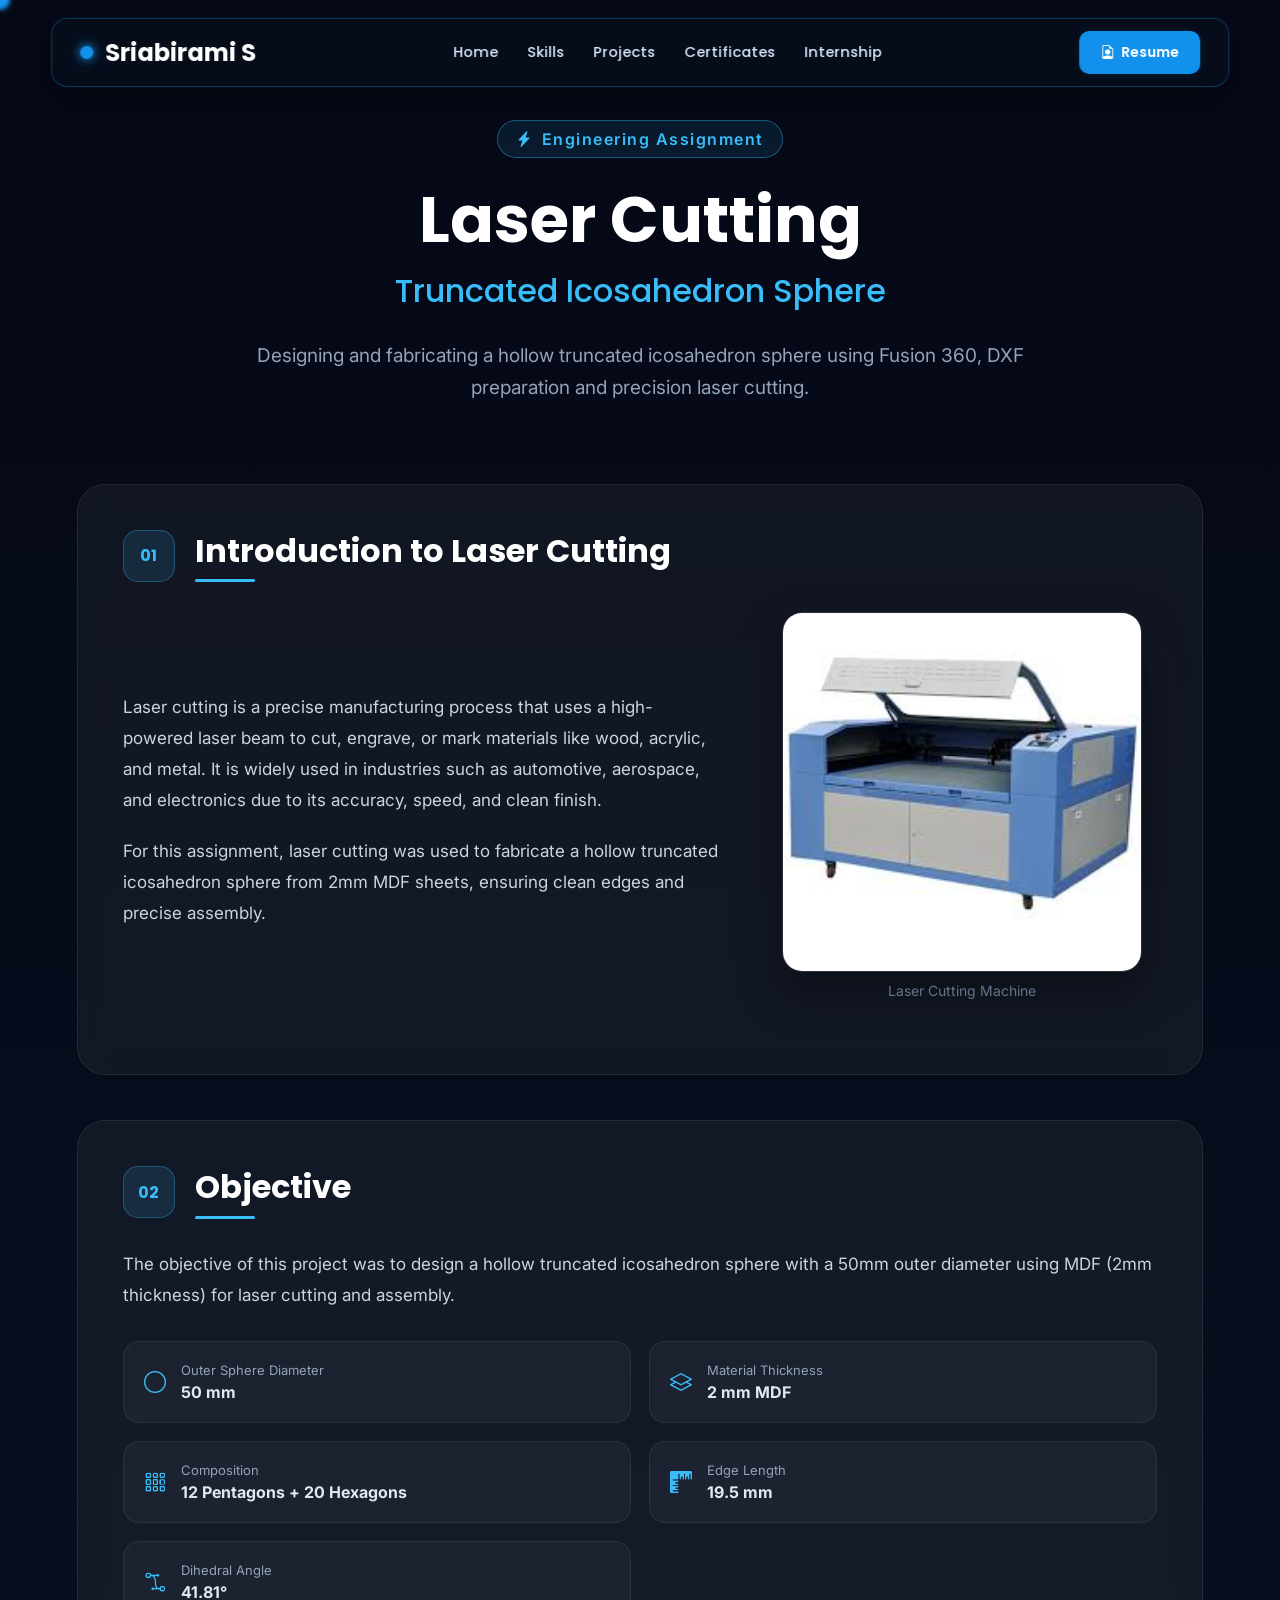
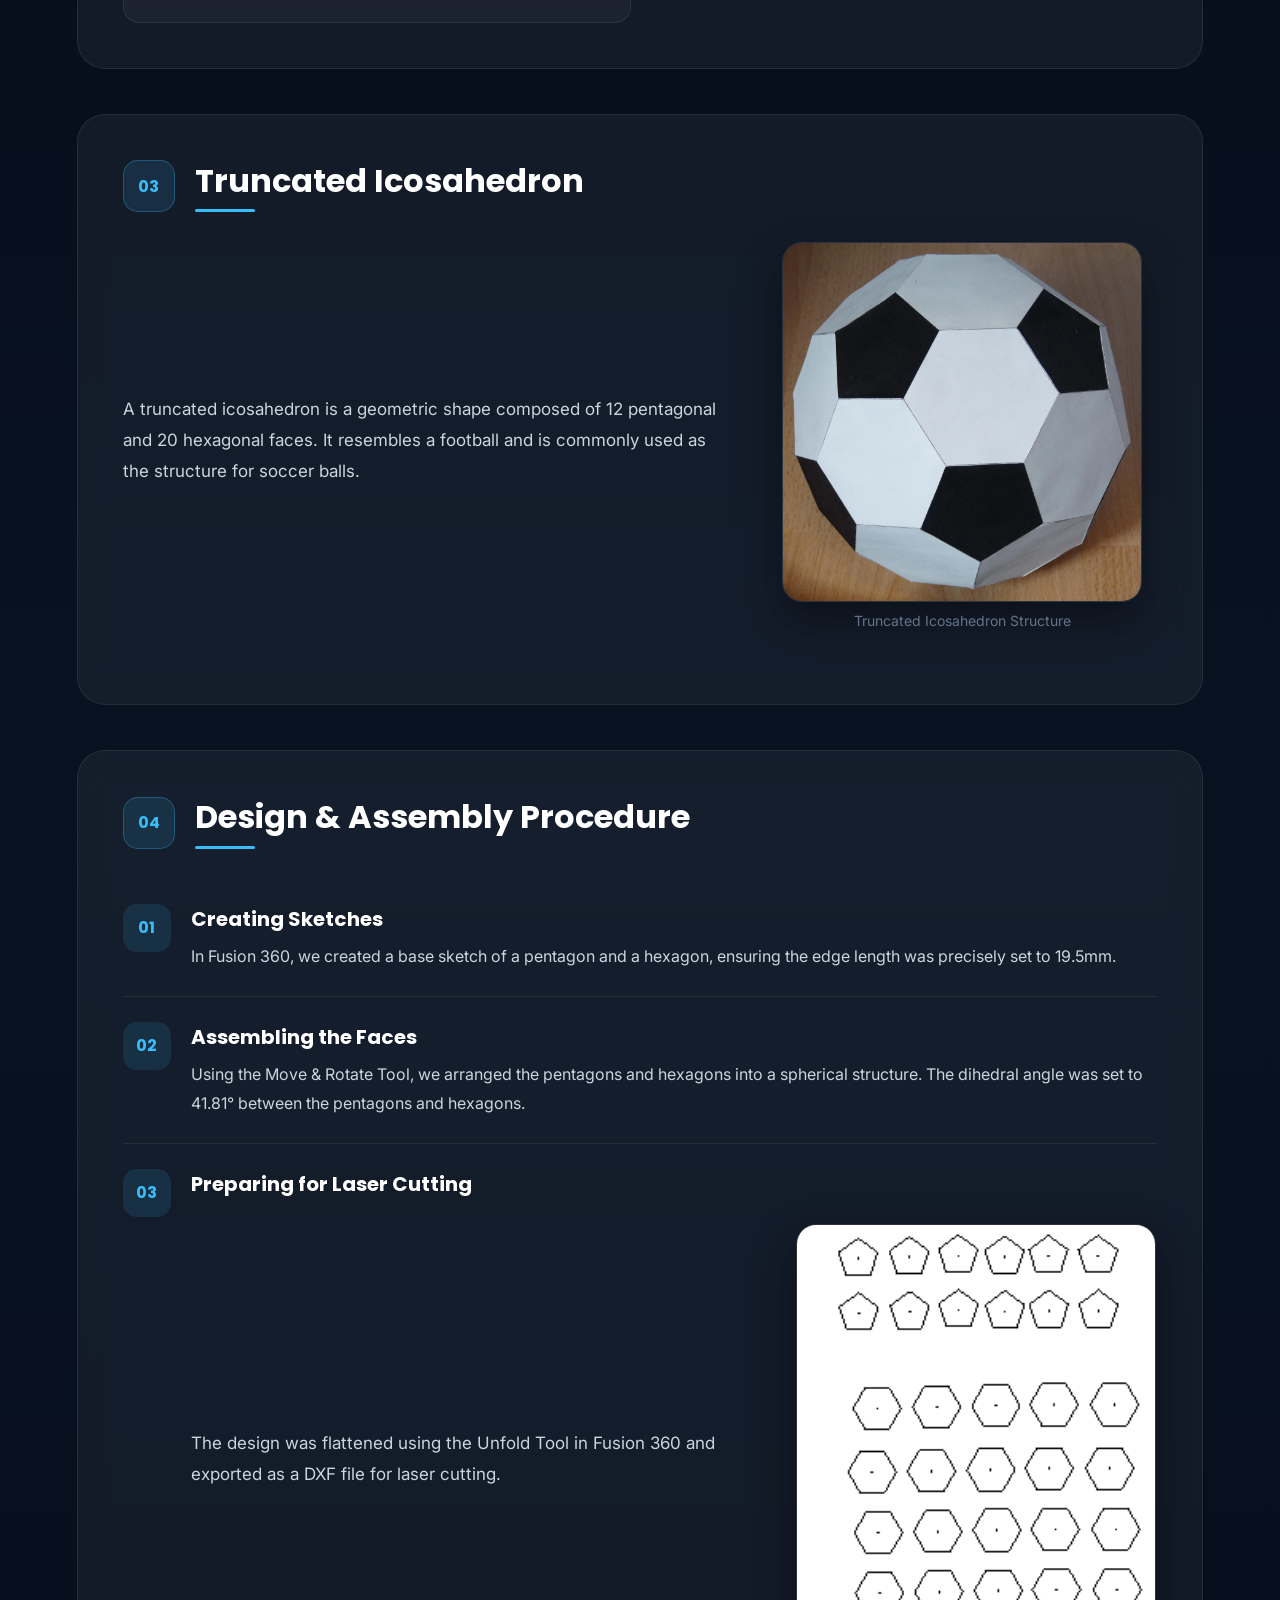
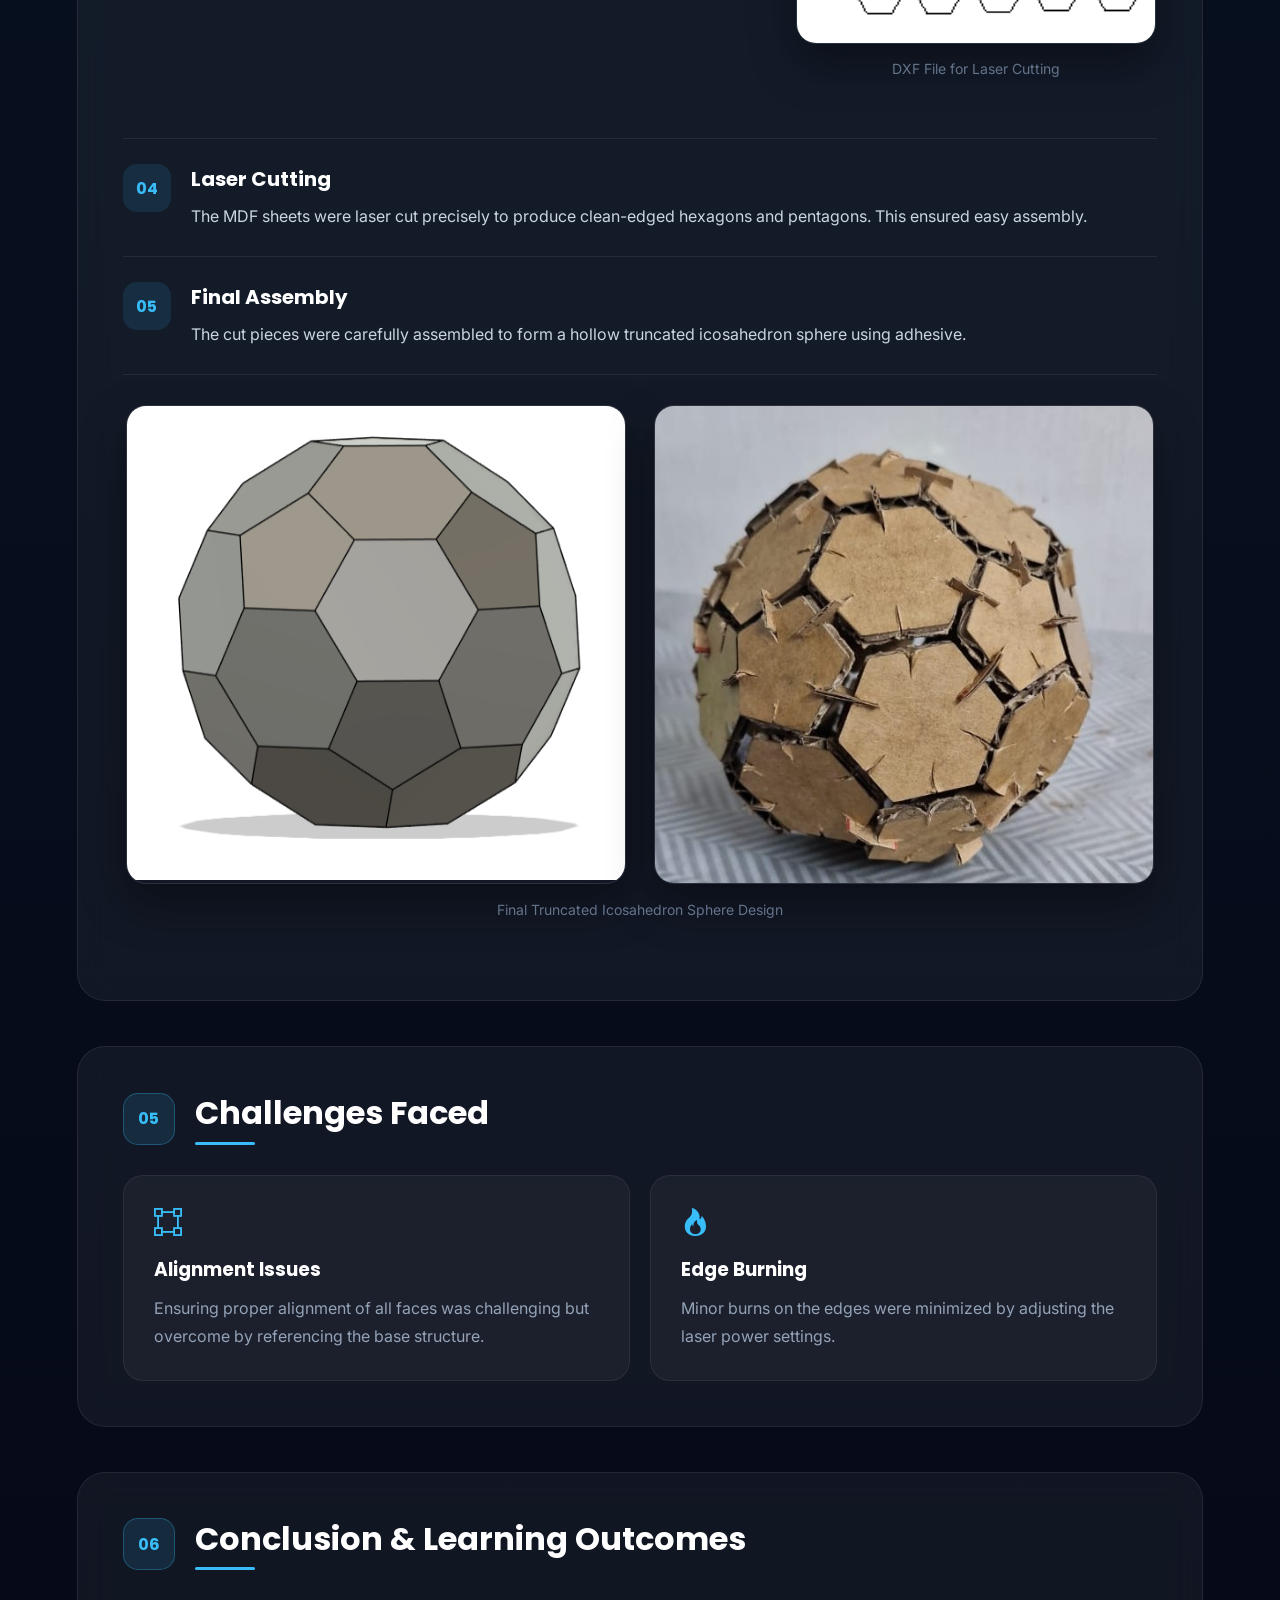
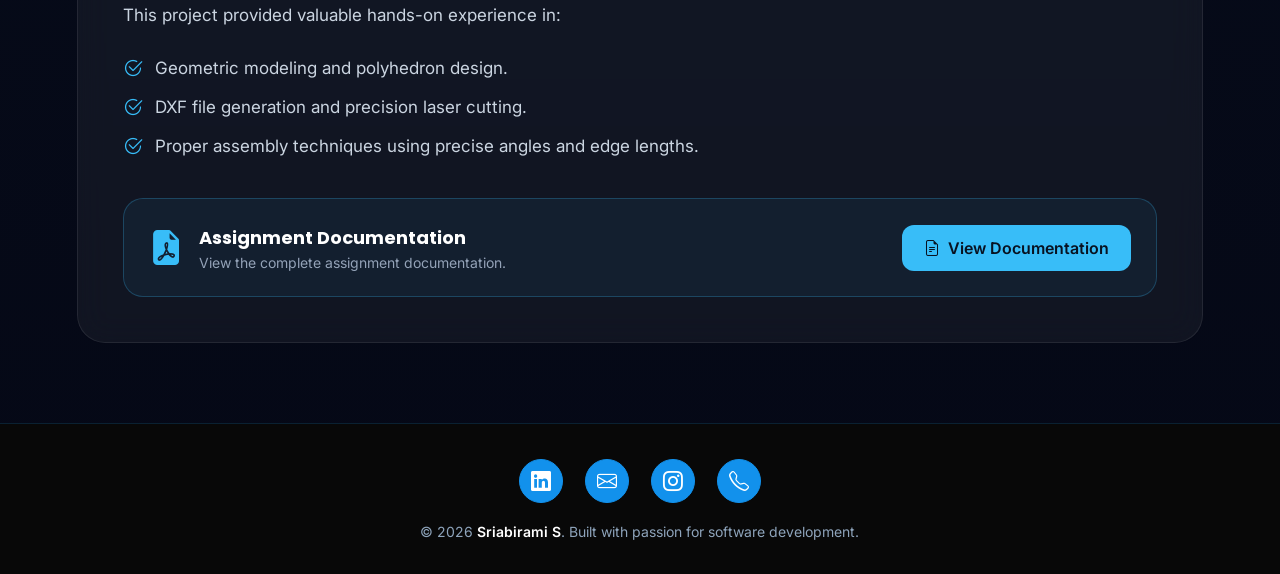
<file: assignment1.html>
<!DOCTYPE html>
<html lang="en">

<head>

    <meta charset="UTF-8">
    <meta name="viewport" content="width=device-width, initial-scale=1.0">

    <!-- Google Fonts -->
    <link rel="preconnect" href="https://fonts.googleapis.com">
    <link rel="preconnect" href="https://fonts.gstatic.com" crossorigin>

    <link
        href="https://fonts.googleapis.com/css2?family=Poppins:wght@400;500;600;700;800&family=Inter:wght@300;400;500;600;700&display=swap"
        rel="stylesheet"
    >

    <title>Laser Cutting | Sriabirami S</title>

    <link rel="icon" type="image/png" href="./indeximages/favicon.png">

    <!-- Bootstrap Icons -->
    <link
        rel="stylesheet"
        href="https://cdn.jsdelivr.net/npm/bootstrap-icons@1.11.3/font/bootstrap-icons.min.css"
    >

    <!-- Common CSS -->
    <link rel="stylesheet" href="./assets/css/common/variables.css">
    <link rel="stylesheet" href="./assets/css/common/navbar.css">
    <link rel="stylesheet" href="./assets/css/common/footer.css">
    <link rel="stylesheet" href="./assets/css/common/cursor.css">

    <!-- Assignment CSS -->
    <link rel="stylesheet" href="./assets/css/assign1.css">

</head>


<body>


<!-- ================= NAVBAR ================= -->

<header class="navbar">

    <div class="logo">

        <span class="logo-dot"></span>

        <h2>Sriabirami S</h2>

    </div>


    <nav>

        <ul class="nav-links">

            <li>
                <a href="index.html">Home</a>
            </li>

            <li>
                <a href="Skills.html">Skills</a>
            </li>

            <li>
                <a href="Projects.html">Projects</a>
            </li>

            <li>
                <a href="certification.html">Certificates</a>
            </li>

            <li>
                <a href="protosem.html">Internship</a>
            </li>

        </ul>

    </nav>


   <a href="./assets/Sriabirami_S_Resume.pdf"
       class="resume-btn"
       target="_blank">

        <i class="bi bi-file-earmark-person"></i>

        Resume

    </a>


    <button
        class="menu-toggle"
        aria-label="Open navigation menu"
        aria-expanded="false"
    >

        <span></span>
        <span></span>
        <span></span>

    </button>

</header>



<!-- ================= HERO ================= -->

<section class="assignment-detail-hero">

    <span class="detail-tag">

        <i class="bi bi-lightning-charge-fill"></i>

        Engineering Assignment

    </span>


    <h1>
        Laser Cutting
    </h1>


    <h2>
        Truncated Icosahedron Sphere
    </h2>


    <p>

        Designing and fabricating a hollow truncated icosahedron
        sphere using Fusion 360, DXF preparation and precision
        laser cutting.

    </p>

</section>



<!-- ================= MAIN CONTENT ================= -->

<main class="assignment-content">


    <!-- INTRODUCTION -->

    <section class="content-card">

        <div class="section-heading">

            <span>01</span>

            <div>

                <h2>
                    Introduction to Laser Cutting
                </h2>

                <div class="heading-line"></div>

            </div>

        </div>

<div class="image-text-layout">

    <div class="image-text-content">

        <p>
            Laser cutting is a precise manufacturing process that uses
            a high-powered laser beam to cut, engrave, or mark materials
            like wood, acrylic, and metal. It is widely used in industries
            such as automotive, aerospace, and electronics due to its
            accuracy, speed, and clean finish.
        </p>

        <p>
            For this assignment, laser cutting was used to fabricate
            a hollow truncated icosahedron sphere from 2mm MDF sheets,
            ensuring clean edges and precise assembly.
        </p>

    </div>

    <div>

        <div class="image-card">

            <img
                src="./laserimgs/lasermachine.jpg"
                alt="Laser Cutting Machine"
            >

        </div>

        <p class="image-caption">
            Laser Cutting Machine
        </p>

    </div>

</div>
        

    </section>



    <!-- OBJECTIVE -->

    <section class="content-card">

        <div class="section-heading">

            <span>02</span>

            <div>

                <h2>
                    Objective
                </h2>

                <div class="heading-line"></div>

            </div>

        </div>


        <p>

            The objective of this project was to design a hollow
            truncated icosahedron sphere with a 50mm outer diameter
            using MDF (2mm thickness) for laser cutting and assembly.

        </p>


        <div class="spec-grid">


            <div class="spec-item">

                <i class="bi bi-circle"></i>

                <div>

                    <span>Outer Sphere Diameter</span>

                    <strong>50 mm</strong>

                </div>

            </div>


            <div class="spec-item">

                <i class="bi bi-layers"></i>

                <div>

                    <span>Material Thickness</span>

                    <strong>2 mm MDF</strong>

                </div>

            </div>


            <div class="spec-item">

                <i class="bi bi-grid-3x3-gap"></i>

                <div>

                    <span>Composition</span>

                    <strong>12 Pentagons + 20 Hexagons</strong>

                </div>

            </div>


            <div class="spec-item">

                <i class="bi bi-rulers"></i>

                <div>

                    <span>Edge Length</span>

                    <strong>19.5 mm</strong>

                </div>

            </div>


            <div class="spec-item">

                <i class="bi bi-bezier2"></i>

                <div>

                    <span>Dihedral Angle</span>

                    <strong>41.81°</strong>

                </div>

            </div>


        </div>

    </section>



    <!-- TRUNCATED ICOSAHEDRON -->

    <section class="content-card">

        <div class="section-heading">

            <span>03</span>

            <div>

                <h2>
                    Truncated Icosahedron
                </h2>

                <div class="heading-line"></div>

            </div>

        </div>


       <div class="image-text-layout">

    <div class="image-text-content">

        <p>
            A truncated icosahedron is a geometric shape composed
            of 12 pentagonal and 20 hexagonal faces. It resembles
            a football and is commonly used as the structure for
            soccer balls.
        </p>

    </div>


    <div>

        <div class="image-card">

            <img
                src="./laserimgs/footballref.jpg"
                alt="Truncated Icosahedron Structure"
            >

        </div>


        <p class="image-caption">

            Truncated Icosahedron Structure

        </p>

    </div>

</div>

    </section>



    <!-- DESIGN AND ASSEMBLY -->

    <section class="content-card">

        <div class="section-heading">

            <span>04</span>

            <div>

                <h2>
                    Design & Assembly Procedure
                </h2>

                <div class="heading-line"></div>

            </div>

        </div>


        <!-- STEP 1 -->

        <div class="procedure-step">

            <div class="step-number">
                01
            </div>

            <div>

                <h3>
                    Creating Sketches
                </h3>

                <p>

                    In Fusion 360, we created a base sketch of a
                    pentagon and a hexagon, ensuring the edge length
                    was precisely set to 19.5mm.

                </p>

            </div>

        </div>


        <!-- STEP 2 -->

        <div class="procedure-step">

            <div class="step-number">
                02
            </div>

            <div>

                <h3>
                    Assembling the Faces
                </h3>

                <p>

                    Using the Move & Rotate Tool, we arranged the
                    pentagons and hexagons into a spherical structure.
                    The dihedral angle was set to 41.81° between the
                    pentagons and hexagons.

                </p>

            </div>

        </div>


        <!-- STEP 3 -->

<div class="procedure-step">

    <div class="step-number">
        03
    </div>

    <div>

        <h3>
            Preparing for Laser Cutting
        </h3>

        <div class="image-text-layout">

            <div class="image-text-content">

                <p>
                    The design was flattened using the Unfold Tool
                    in Fusion 360 and exported as a DXF file for
                    laser cutting.
                </p>

            </div>


            <div>

                <div class="image-card">

                    <img
                        src="./laserimgs/penagon and hexagon dxf.png"
                        alt="DXF File for Laser Cutting"
                    >

                </div>

                <p class="image-caption">
                    DXF File for Laser Cutting
                </p>

            </div>

        </div>

    </div>

</div>


        <!-- STEP 4 -->

        <div class="procedure-step">

            <div class="step-number">
                04
            </div>

            <div>

                <h3>
                    Laser Cutting
                </h3>

                <p>

                    The MDF sheets were laser cut precisely to produce
                    clean-edged hexagons and pentagons. This ensured
                    easy assembly.

                </p>

            </div>

        </div>


        <!-- STEP 5 -->

        <div class="procedure-step">

            <div class="step-number">
                05
            </div>

            <div>

                <h3>
                    Final Assembly
                </h3>

                <p>

                    The cut pieces were carefully assembled to form
                    a hollow truncated icosahedron sphere using adhesive.

                </p>

            </div>

        </div>


        <div class="image-gallery">

            <div class="image-card">

                <img
                    src="./laserimgs/football.png"
                    alt="Final Truncated Icosahedron"
                >

            </div>


            <div class="image-card">

                <img
                    src="./laserimgs/sphere.jpg"
                    alt="Completed Sphere"
                >

            </div>

        </div>


        <p class="image-caption">

            Final Truncated Icosahedron Sphere Design

        </p>

    </section>



    <!-- CHALLENGES -->

    <section class="content-card">

        <div class="section-heading">

            <span>05</span>

            <div>

                <h2>
                    Challenges Faced
                </h2>

                <div class="heading-line"></div>

            </div>

        </div>


        <div class="challenge-grid">


            <div class="challenge-item">

                <i class="bi bi-bounding-box"></i>

                <h3>
                    Alignment Issues
                </h3>

                <p>

                    Ensuring proper alignment of all faces was
                    challenging but overcome by referencing the
                    base structure.

                </p>

            </div>


            <div class="challenge-item">

                <i class="bi bi-fire"></i>

                <h3>
                    Edge Burning
                </h3>

                <p>

                    Minor burns on the edges were minimized by
                    adjusting the laser power settings.

                </p>

            </div>


        </div>

    </section>



    <!-- LEARNING OUTCOMES -->

    <section class="content-card">

        <div class="section-heading">

            <span>06</span>

            <div>

                <h2>
                    Conclusion & Learning Outcomes
                </h2>

                <div class="heading-line"></div>

            </div>

        </div>


        <p>

            This project provided valuable hands-on experience in:

        </p>


        <div class="learning-list">

            <div>

                <i class="bi bi-check2-circle"></i>

                Geometric modeling and polyhedron design.

            </div>


            <div>

                <i class="bi bi-check2-circle"></i>

                DXF file generation and precision laser cutting.

            </div>


            <div>

                <i class="bi bi-check2-circle"></i>

                Proper assembly techniques using precise angles
                and edge lengths.

            </div>

        </div>


        <!-- DOCUMENTATION -->

        <div class="documentation-box">

            <div>

                <i class="bi bi-file-earmark-pdf-fill"></i>

                <div>

                    <h3>
                        Assignment Documentation
                    </h3>

                    <p>
                        View the complete assignment documentation.
                    </p>

                </div>

            </div>


            <a
                href="https://github.com/Sriabirami-S/Internship/blob/main/Assignments/Laser%20Cutting%20Assignment.pdf"
                target="_blank"
                rel="noopener noreferrer"
                class="documentation-btn"
            >

                <i class="bi bi-file-earmark-text"></i>

                View Documentation

            </a>

        </div>

    </section>


</main>



<!-- ================= FOOTER ================= -->

<footer class="site-footer">

    <div class="footer-content">

        <div class="footer-icons">

            <a
                href="https://www.linkedin.com/in/sriabiramis/"
                target="_blank"
                rel="noopener noreferrer"
                aria-label="LinkedIn"
            >
                <i class="bi bi-linkedin"></i>
            </a>


            <a
                href="https://mail.google.com/mail/?view=cm&fs=1&to=abiramisaravanan100@gmail.com"
                aria-label="Email"
            >
                <i class="bi bi-envelope"></i>
            </a>


            <a
                href="https://www.instagram.com/abi__0210/"
                target="_blank"
                rel="noopener noreferrer"
                aria-label="Instagram"
            >
                <i class="bi bi-instagram"></i>
            </a>


            <a
                href="tel:+9361275297"
                aria-label="Phone"
            >
                <i class="bi bi-telephone"></i>
            </a>

        </div>


        <p>
            © 2026
            <span class="footer-name">Sriabirami S</span>.
            Built with passion for software development.
        </p>

    </div>

</footer>



<!-- ================= CURSOR ================= -->

<div class="pointer"></div>


<!-- ================= SCRIPTS ================= -->

<script src="./assets/js/navbar.js"></script>
<script src="./assets/js/cursor.js"></script>

</body>

</html>
</file>
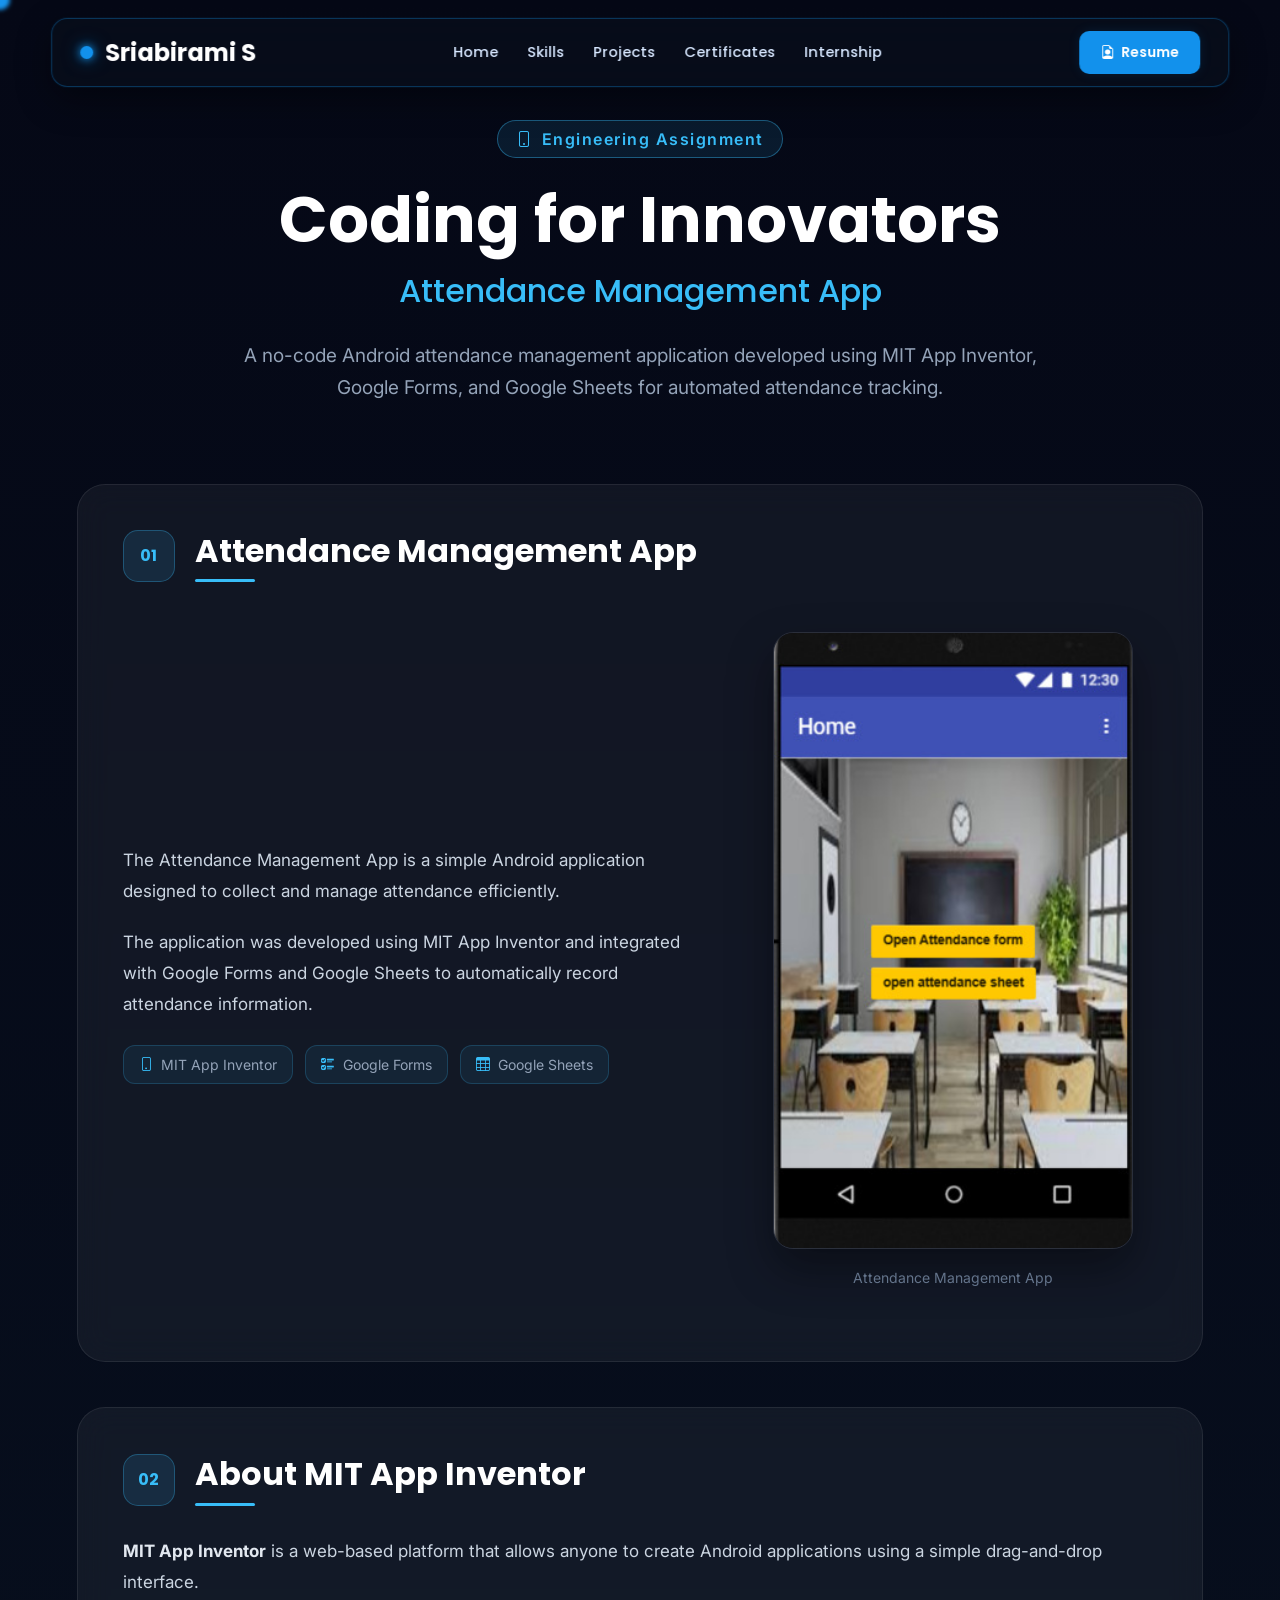
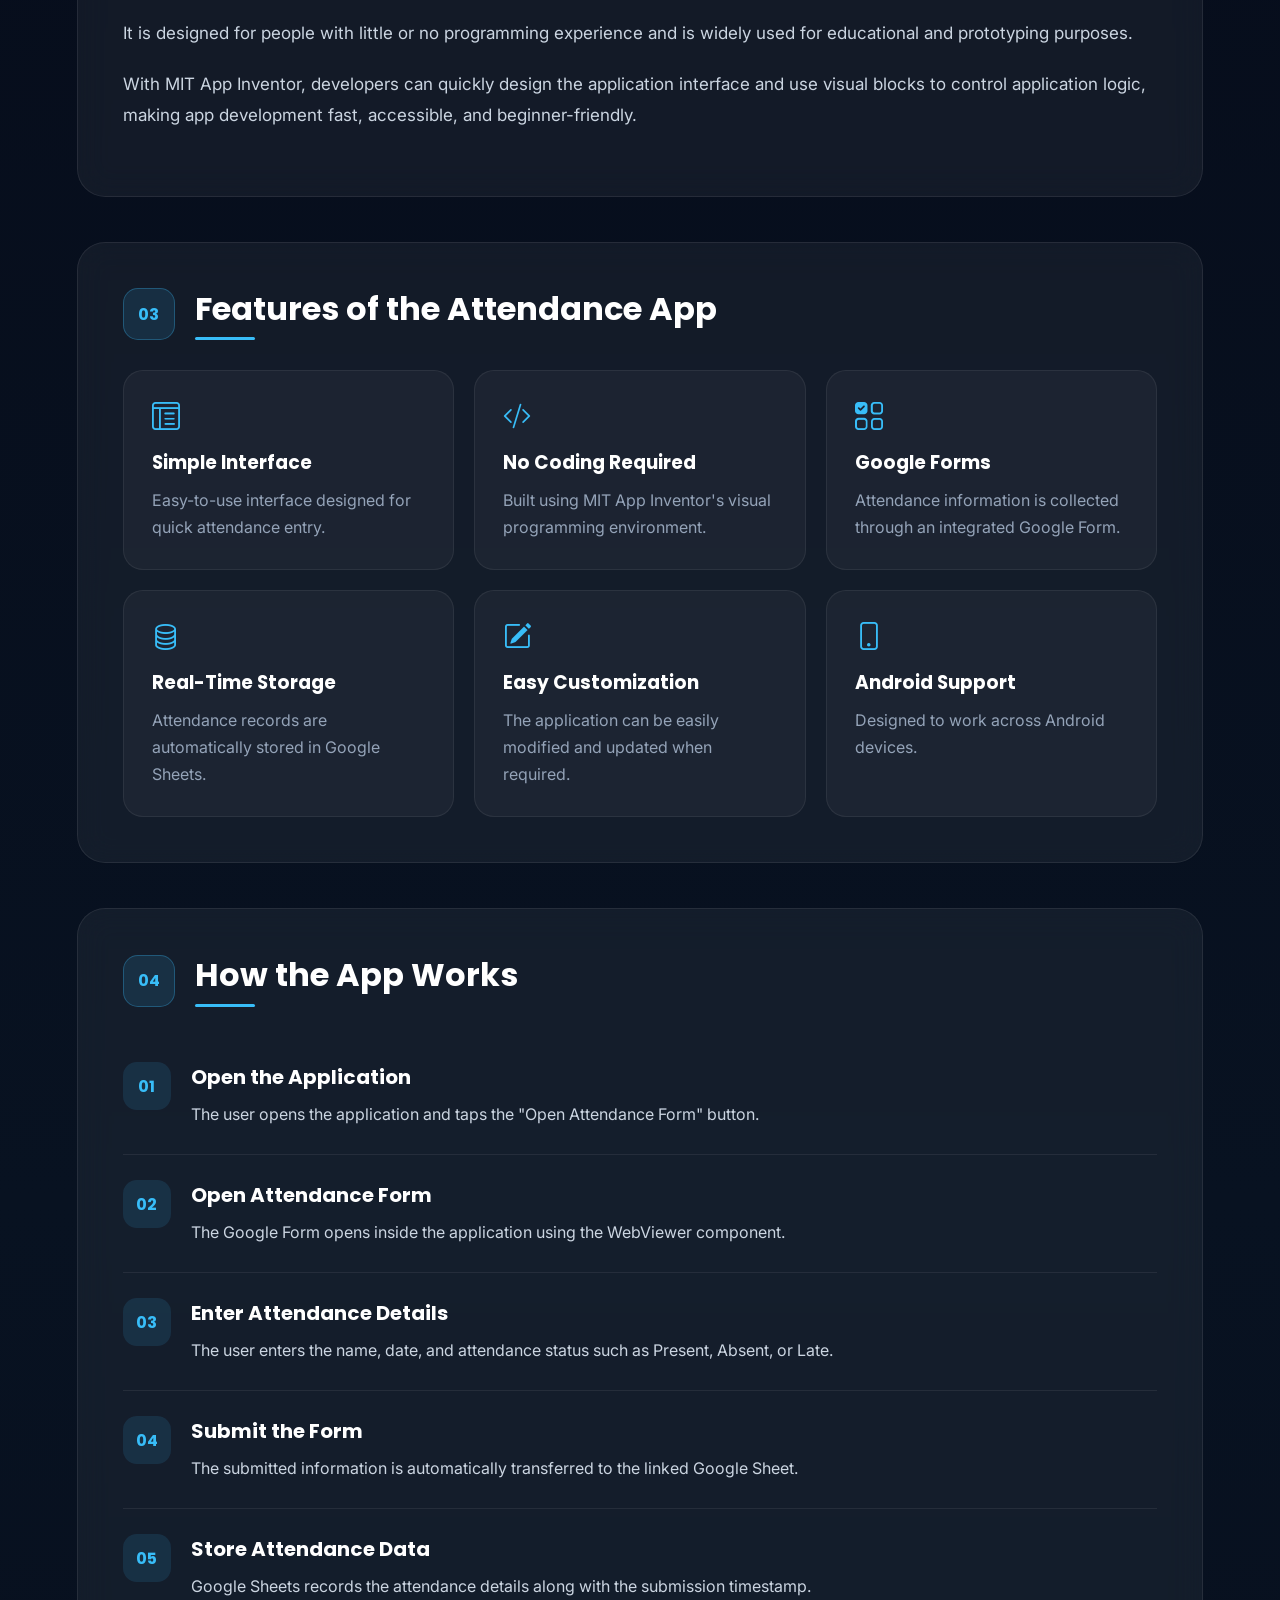
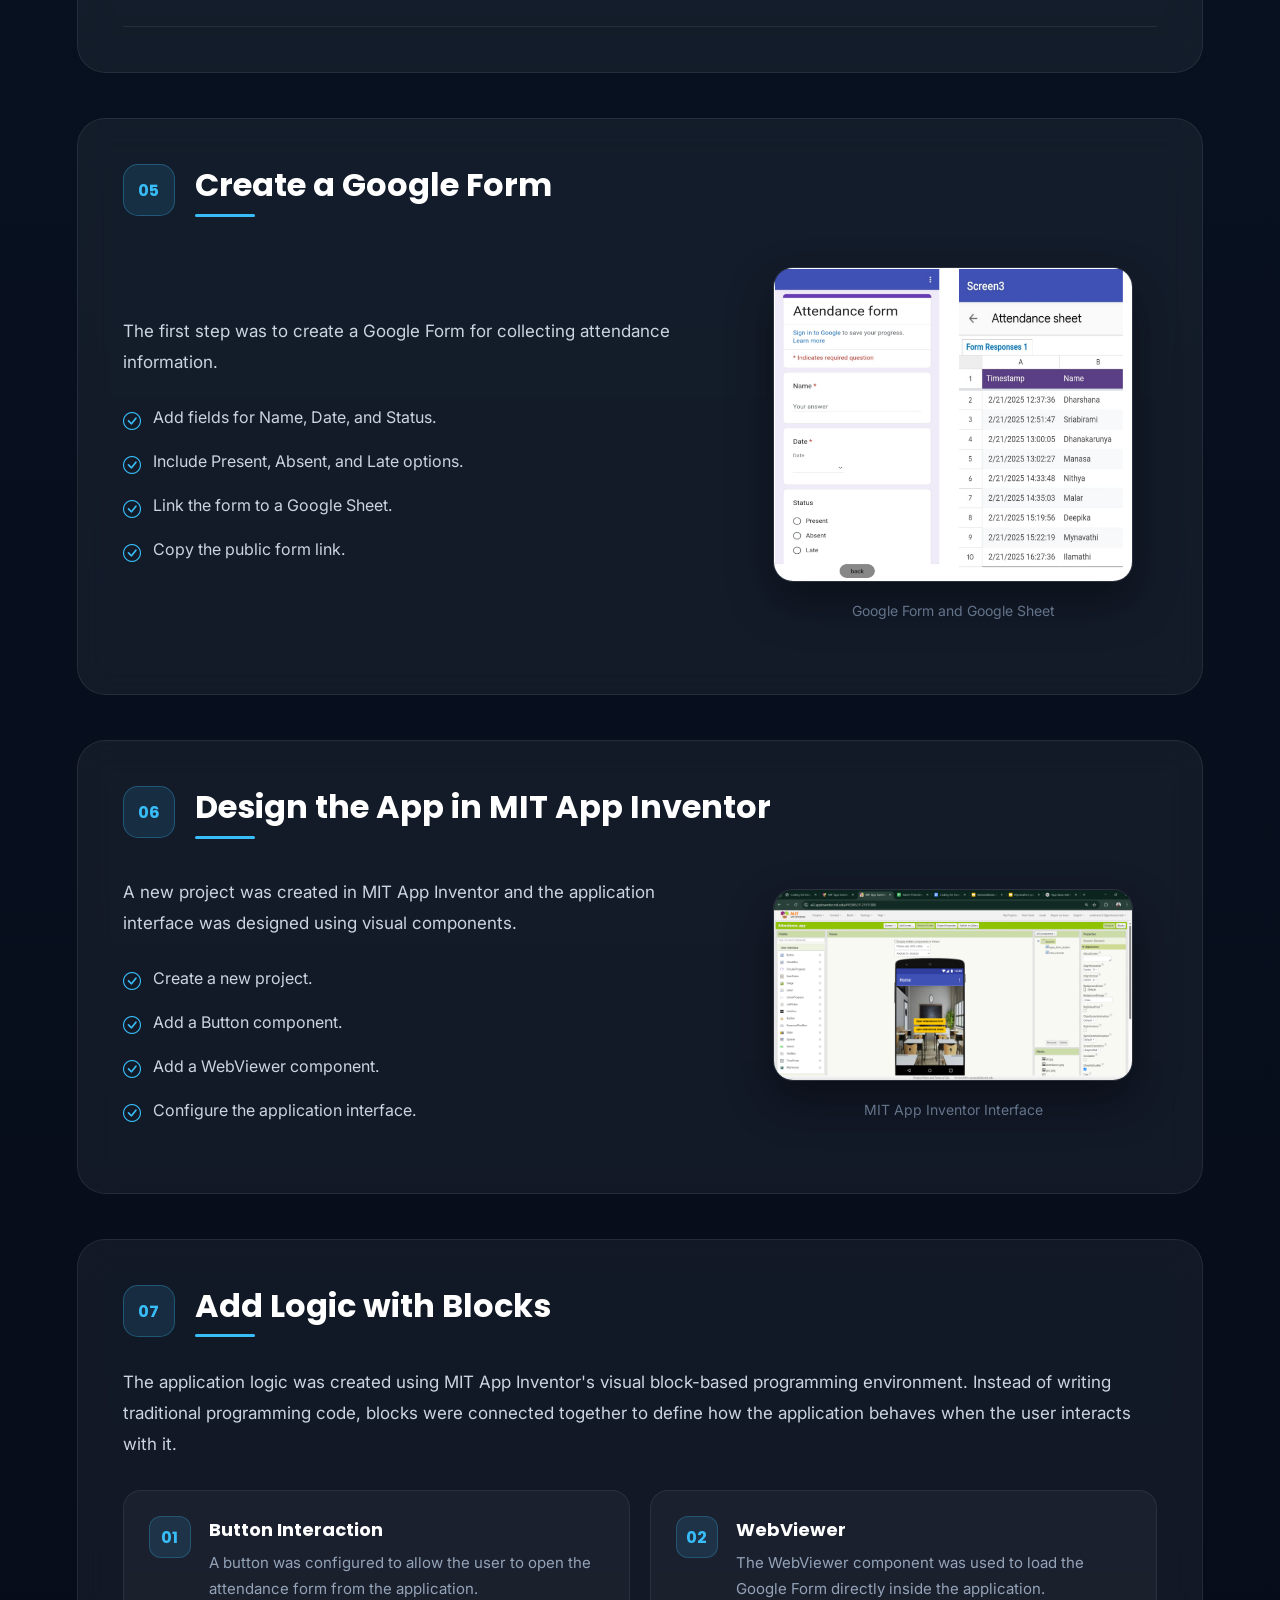
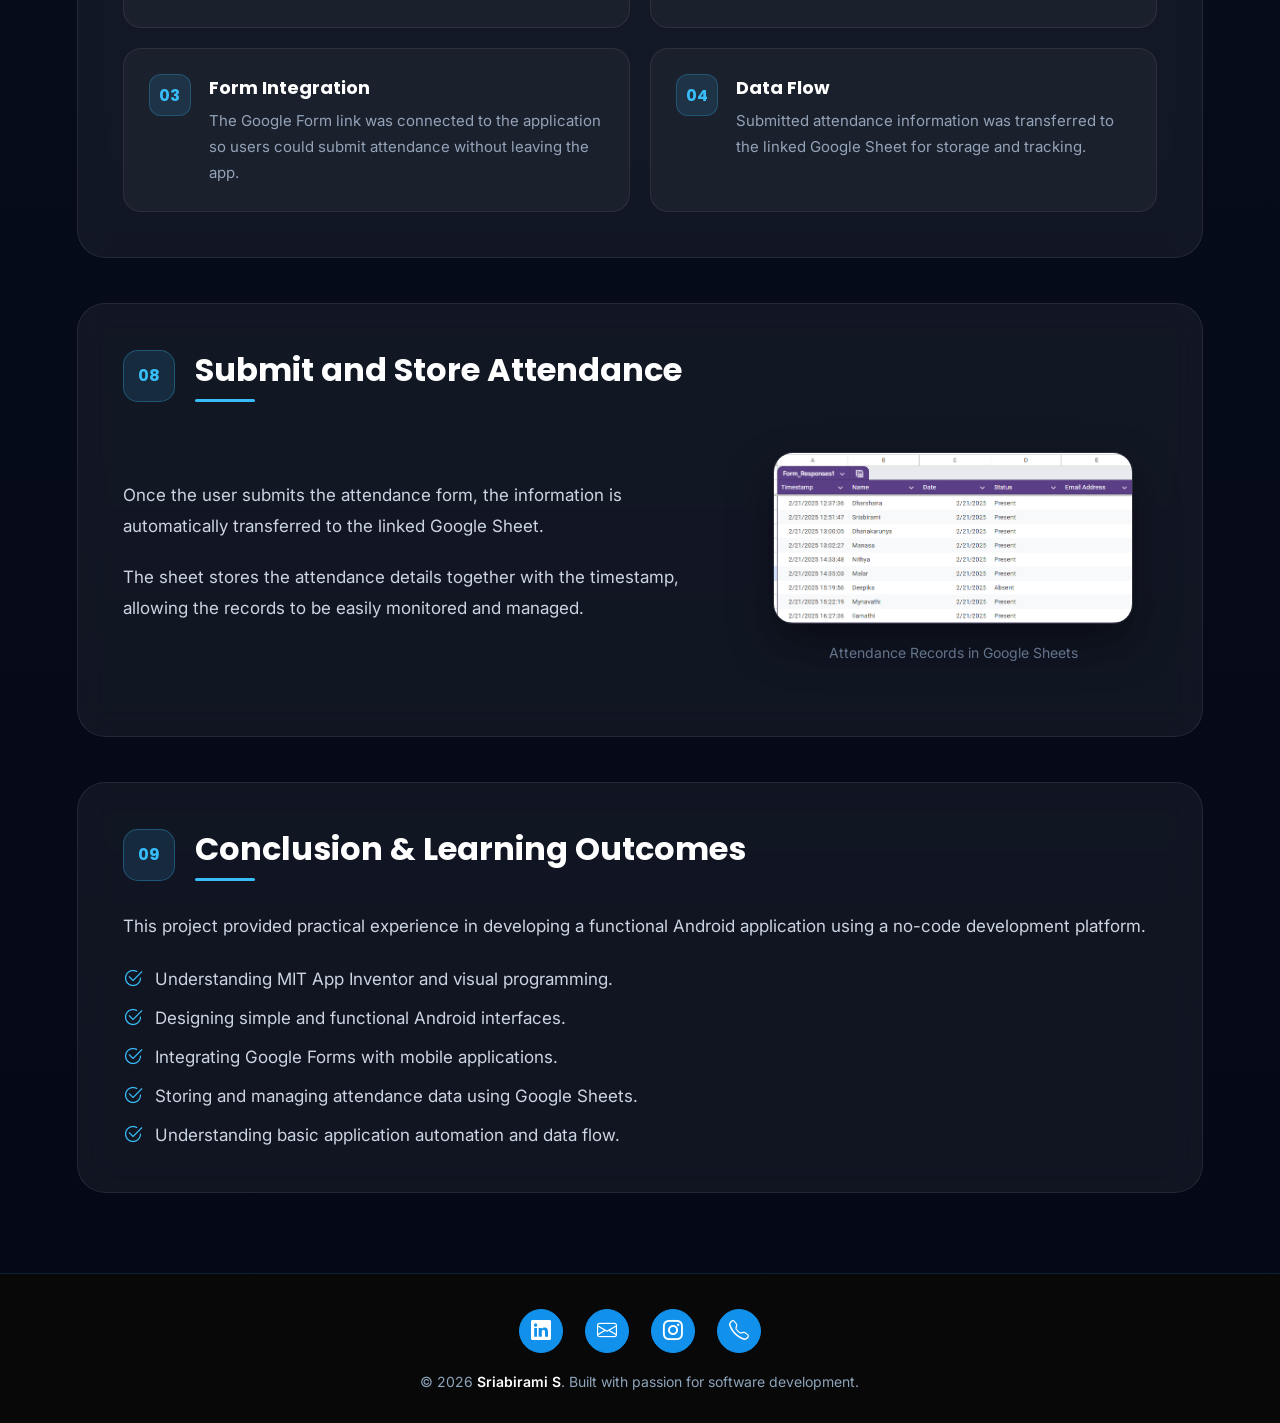
<file: assignment2.html>
<!DOCTYPE html>
<html lang="en">

<head>

    <meta charset="UTF-8">
    <meta name="viewport" content="width=device-width, initial-scale=1.0">

    <!-- Google Fonts -->
    <link rel="preconnect" href="https://fonts.googleapis.com">
    <link rel="preconnect" href="https://fonts.gstatic.com" crossorigin>

    <link
        href="https://fonts.googleapis.com/css2?family=Poppins:wght@400;500;600;700;800&family=Inter:wght@300;400;500;600;700&display=swap"
        rel="stylesheet"
    >

    <title>Attendance Management App | Sriabirami S</title>

    <link
        rel="icon"
        type="image/png"
        href="./indeximages/favicon.png"
    >

    <!-- Bootstrap Icons -->
    <link
        rel="stylesheet"
        href="https://cdn.jsdelivr.net/npm/bootstrap-icons@1.11.3/font/bootstrap-icons.min.css"
    >

    <!-- Common CSS -->
    <link rel="stylesheet" href="./assets/css/common/variables.css">
    <link rel="stylesheet" href="./assets/css/common/navbar.css">
    <link rel="stylesheet" href="./assets/css/common/footer.css">
    <link rel="stylesheet" href="./assets/css/common/cursor.css">

    <!-- Assignment CSS -->
    <link rel="stylesheet" href="./assets/css/assign2.css">

</head>


<body>


<!-- ================= NAVBAR ================= -->

<header class="navbar">

    <div class="logo">

        <span class="logo-dot"></span>

        <h2>Sriabirami S</h2>

    </div>


    <nav>

        <ul class="nav-links">

            <li>
                <a href="index.html">Home</a>
            </li>

            <li>
                <a href="Skills.html">Skills</a>
            </li>

            <li>
                <a href="Projects.html">Projects</a>
            </li>

            <li>
                <a href="certification.html">Certificates</a>
            </li>

            <li>
                <a href="protosem.html">Internship</a>
            </li>

        </ul>

    </nav>


   <a href="./assets/Sriabirami_S_Resume.pdf"
       class="resume-btn"
       target="_blank">

        <i class="bi bi-file-earmark-person"></i>

        Resume

    </a>


    <button
        class="menu-toggle"
        aria-label="Open navigation menu"
        aria-expanded="false"
    >

        <span></span>
        <span></span>
        <span></span>

    </button>

</header>



<!-- ================= HERO ================= -->

<section class="assignment-detail-hero">

    <span class="detail-tag">

        <i class="bi bi-phone"></i>

        Engineering Assignment

    </span>


    <h1>
        Coding for Innovators
    </h1>


    <h2>
        Attendance Management App
    </h2>


    <p>

        A no-code Android attendance management application
        developed using MIT App Inventor, Google Forms,
        and Google Sheets for automated attendance tracking.

    </p>

</section>



<!-- ================= MAIN CONTENT ================= -->

<main class="assignment-content">


    <!-- OVERVIEW -->

    <section class="content-card">

        <div class="section-heading">

            <span>01</span>

            <div>

                <h2>
                    Attendance Management App
                </h2>

                <div class="heading-line"></div>

            </div>

        </div>


        <div class="project-intro">

            <div class="intro-text">

                <p>

                    The Attendance Management App is a simple
                    Android application designed to collect and
                    manage attendance efficiently.

                </p>

                <p>

                    The application was developed using MIT App
                    Inventor and integrated with Google Forms
                    and Google Sheets to automatically record
                    attendance information.

                </p>

                <div class="tech-stack">

                    <span>
                        <i class="bi bi-phone"></i>
                        MIT App Inventor
                    </span>

                    <span>
                        <i class="bi bi-ui-checks"></i>
                        Google Forms
                    </span>

                    <span>
                        <i class="bi bi-table"></i>
                        Google Sheets
                    </span>

                </div>

            </div>


            <div class="image-wrapper">

                <div class="image-card">

                    <img
                        src="./innovatorsimgs/innovators home page.jpg"
                        alt="Attendance Management App Home Page"
                    >

                </div>

                <p class="image-caption">
                    Attendance Management App
                </p>

            </div>

        </div>

    </section>



    <!-- MIT APP INVENTOR -->

    <section class="content-card">

        <div class="section-heading">

            <span>02</span>

            <div>

                <h2>
                    About MIT App Inventor
                </h2>

                <div class="heading-line"></div>

            </div>

        </div>


        <p>

            <strong>MIT App Inventor</strong> is a web-based
            platform that allows anyone to create Android
            applications using a simple drag-and-drop interface.

        </p>


        <p>

            It is designed for people with little or no
            programming experience and is widely used for
            educational and prototyping purposes.

        </p>


        <p>

            With MIT App Inventor, developers can quickly
            design the application interface and use visual
            blocks to control application logic, making app
            development fast, accessible, and beginner-friendly.

        </p>

    </section>



    <!-- FEATURES -->

    <section class="content-card">

        <div class="section-heading">

            <span>03</span>

            <div>

                <h2>
                    Features of the Attendance App
                </h2>

                <div class="heading-line"></div>

            </div>

        </div>


        <div class="feature-grid">

            <div class="feature-item">

                <i class="bi bi-layout-text-window-reverse"></i>

                <h3>
                    Simple Interface
                </h3>

                <p>
                    Easy-to-use interface designed for quick
                    attendance entry.
                </p>

            </div>


            <div class="feature-item">

                <i class="bi bi-code-slash"></i>

                <h3>
                    No Coding Required
                </h3>

                <p>
                    Built using MIT App Inventor's visual
                    programming environment.
                </p>

            </div>


            <div class="feature-item">

                <i class="bi bi-ui-checks-grid"></i>

                <h3>
                    Google Forms
                </h3>

                <p>
                    Attendance information is collected through
                    an integrated Google Form.
                </p>

            </div>


            <div class="feature-item">

                <i class="bi bi-database"></i>

                <h3>
                    Real-Time Storage
                </h3>

                <p>
                    Attendance records are automatically stored
                    in Google Sheets.
                </p>

            </div>


            <div class="feature-item">

                <i class="bi bi-pencil-square"></i>

                <h3>
                    Easy Customization
                </h3>

                <p>
                    The application can be easily modified and
                    updated when required.
                </p>

            </div>


            <div class="feature-item">

                <i class="bi bi-phone"></i>

                <h3>
                    Android Support
                </h3>

                <p>
                    Designed to work across Android devices.
                </p>

            </div>

        </div>

    </section>



    <!-- HOW IT WORKS -->

    <section class="content-card">

        <div class="section-heading">

            <span>04</span>

            <div>

                <h2>
                    How the App Works
                </h2>

                <div class="heading-line"></div>

            </div>

        </div>


        <div class="procedure-step">

            <div class="step-number">
                01
            </div>

            <div>

                <h3>
                    Open the Application
                </h3>

                <p>
                    The user opens the application and taps
                    the "Open Attendance Form" button.
                </p>

            </div>

        </div>


        <div class="procedure-step">

            <div class="step-number">
                02
            </div>

            <div>

                <h3>
                    Open Attendance Form
                </h3>

                <p>
                    The Google Form opens inside the application
                    using the WebViewer component.
                </p>

            </div>

        </div>


        <div class="procedure-step">

            <div class="step-number">
                03
            </div>

            <div>

                <h3>
                    Enter Attendance Details
                </h3>

                <p>
                    The user enters the name, date, and attendance
                    status such as Present, Absent, or Late.
                </p>

            </div>

        </div>


        <div class="procedure-step">

            <div class="step-number">
                04
            </div>

            <div>

                <h3>
                    Submit the Form
                </h3>

                <p>
                    The submitted information is automatically
                    transferred to the linked Google Sheet.
                </p>

            </div>

        </div>


        <div class="procedure-step">

            <div class="step-number">
                05
            </div>

            <div>

                <h3>
                    Store Attendance Data
                </h3>

                <p>
                    Google Sheets records the attendance details
                    along with the submission timestamp.
                </p>

            </div>

        </div>

    </section>



    <!-- GOOGLE FORM -->

    <section class="content-card">

        <div class="section-heading">

            <span>05</span>

            <div>

                <h2>
                    Create a Google Form
                </h2>

                <div class="heading-line"></div>

            </div>

        </div>


        <div class="image-text-layout">

            <div class="image-text-content">

                <p>
                    The first step was to create a Google Form
                    for collecting attendance information.
                </p>


                <ul class="styled-list">

                    <li>
                        <i class="bi bi-check-circle"></i>
                        Add fields for Name, Date, and Status.
                    </li>

                    <li>
                        <i class="bi bi-check-circle"></i>
                        Include Present, Absent, and Late options.
                    </li>

                    <li>
                        <i class="bi bi-check-circle"></i>
                        Link the form to a Google Sheet.
                    </li>

                    <li>
                        <i class="bi bi-check-circle"></i>
                        Copy the public form link.
                    </li>

                </ul>

            </div>


            <div class="image-wrapper">

                <div class="image-card">

                    <img
                        src="./innovatorsimgs/coing for innovatos gform and gsheet.png"
                        alt="Google Form and Google Sheet"
                    >

                </div>

                <p class="image-caption">
                    Google Form and Google Sheet
                </p>

            </div>

        </div>

    </section>



    <!-- MIT DESIGN -->

    <section class="content-card">

        <div class="section-heading">

            <span>06</span>

            <div>

                <h2>
                    Design the App in MIT App Inventor
                </h2>

                <div class="heading-line"></div>

            </div>

        </div>


        <div class="image-text-layout">

            <div class="image-text-content">

                <p>
                    A new project was created in MIT App Inventor
                    and the application interface was designed
                    using visual components.
                </p>


                <ul class="styled-list">

                    <li>
                        <i class="bi bi-check-circle"></i>
                        Create a new project.
                    </li>

                    <li>
                        <i class="bi bi-check-circle"></i>
                        Add a Button component.
                    </li>

                    <li>
                        <i class="bi bi-check-circle"></i>
                        Add a WebViewer component.
                    </li>

                    <li>
                        <i class="bi bi-check-circle"></i>
                        Configure the application interface.
                    </li>

                </ul>

            </div>


            <div class="image-wrapper">

                <div class="image-card">

                    <img
                        src="./innovatorsimgs/mit app.png"
                        alt="MIT App Inventor Design"
                    >

                </div>

                <p class="image-caption">
                    MIT App Inventor Interface
                </p>

            </div>

        </div>

    </section>



    <!-- BLOCK LOGIC -->

<!-- STEP 7 -->

<!-- BLOCK LOGIC -->

<section class="content-card">

    <div class="section-heading">

        <span>07</span>

        <div>

            <h2>
                Add Logic with Blocks
            </h2>

            <div class="heading-line"></div>

        </div>

    </div>


    <p>

        The application logic was created using MIT App Inventor's
        visual block-based programming environment. Instead of
        writing traditional programming code, blocks were connected
        together to define how the application behaves when the
        user interacts with it.

    </p>


    <div class="process-grid">

        <div class="process-item">

            <span>01</span>

            <div>

                <h3>
                    Button Interaction
                </h3>

                <p>
                    A button was configured to allow the user to
                    open the attendance form from the application.
                </p>

            </div>

        </div>


        <div class="process-item">

            <span>02</span>

            <div>

                <h3>
                    WebViewer
                </h3>

                <p>
                    The WebViewer component was used to load the
                    Google Form directly inside the application.
                </p>

            </div>

        </div>


        <div class="process-item">

            <span>03</span>

            <div>

                <h3>
                    Form Integration
                </h3>

                <p>
                    The Google Form link was connected to the
                    application so users could submit attendance
                    without leaving the app.
                </p>

            </div>

        </div>


        <div class="process-item">

            <span>04</span>

            <div>

                <h3>
                    Data Flow
                </h3>

                <p>
                    Submitted attendance information was transferred
                    to the linked Google Sheet for storage and tracking.
                </p>

            </div>

        </div>

    </div>

</section>



    <!-- GOOGLE SHEETS -->

    <section class="content-card">

        <div class="section-heading">

            <span>08</span>

            <div>

                <h2>
                    Submit and Store Attendance
                </h2>

                <div class="heading-line"></div>

            </div>

        </div>


        <div class="image-text-layout">

            <div class="image-text-content">

                <p>

                    Once the user submits the attendance form,
                    the information is automatically transferred
                    to the linked Google Sheet.

                </p>


                <p>

                    The sheet stores the attendance details
                    together with the timestamp, allowing the
                    records to be easily monitored and managed.

                </p>

            </div>


            <div class="image-wrapper">

                <div class="image-card">

                    <img
                        src="./innovatorsimgs/sheet.png"
                        alt="Attendance Data in Google Sheets"
                    >

                </div>

                <p class="image-caption">
                    Attendance Records in Google Sheets
                </p>

            </div>

        </div>

    </section>



    <!-- CONCLUSION -->

    <section class="content-card">

        <div class="section-heading">

            <span>09</span>

            <div>

                <h2>
                    Conclusion & Learning Outcomes
                </h2>

                <div class="heading-line"></div>

            </div>

        </div>


        <p>

            This project provided practical experience in
            developing a functional Android application using
            a no-code development platform.

        </p>


        <div class="learning-list">

            <div>
                <i class="bi bi-check2-circle"></i>
                Understanding MIT App Inventor and visual programming.
            </div>

            <div>
                <i class="bi bi-check2-circle"></i>
                Designing simple and functional Android interfaces.
            </div>

            <div>
                <i class="bi bi-check2-circle"></i>
                Integrating Google Forms with mobile applications.
            </div>

            <div>
                <i class="bi bi-check2-circle"></i>
                Storing and managing attendance data using Google Sheets.
            </div>

            <div>
                <i class="bi bi-check2-circle"></i>
                Understanding basic application automation and data flow.
            </div>

        </div>

    </section>


</main>



<!-- ================= FOOTER ================= -->

<footer class="site-footer">

    <div class="footer-content">

        <div class="footer-icons">

            <a
                href="https://www.linkedin.com/in/sriabiramis/"
                target="_blank"
                rel="noopener noreferrer"
                aria-label="LinkedIn"
            >
                <i class="bi bi-linkedin"></i>
            </a>


            <a
                href="https://mail.google.com/mail/?view=cm&fs=1&to=abiramisaravanan100@gmail.com"
                aria-label="Email"
            >
                <i class="bi bi-envelope"></i>
            </a>


            <a
                href="https://www.instagram.com/abi__0210/"
                target="_blank"
                rel="noopener noreferrer"
                aria-label="Instagram"
            >
                <i class="bi bi-instagram"></i>
            </a>


            <a
                href="tel:+9361275297"
                aria-label="Phone"
            >
                <i class="bi bi-telephone"></i>
            </a>

        </div>


        <p>
            © 2026
            <span class="footer-name">Sriabirami S</span>.
            Built with passion for software development.
        </p>

    </div>

</footer>



<!-- ================= CURSOR ================= -->

<div class="pointer"></div>



<!-- ================= SCRIPTS ================= -->

<script src="./assets/js/navbar.js"></script>
<script src="./assets/js/cursor.js"></script>

</body>

</html>
</file>
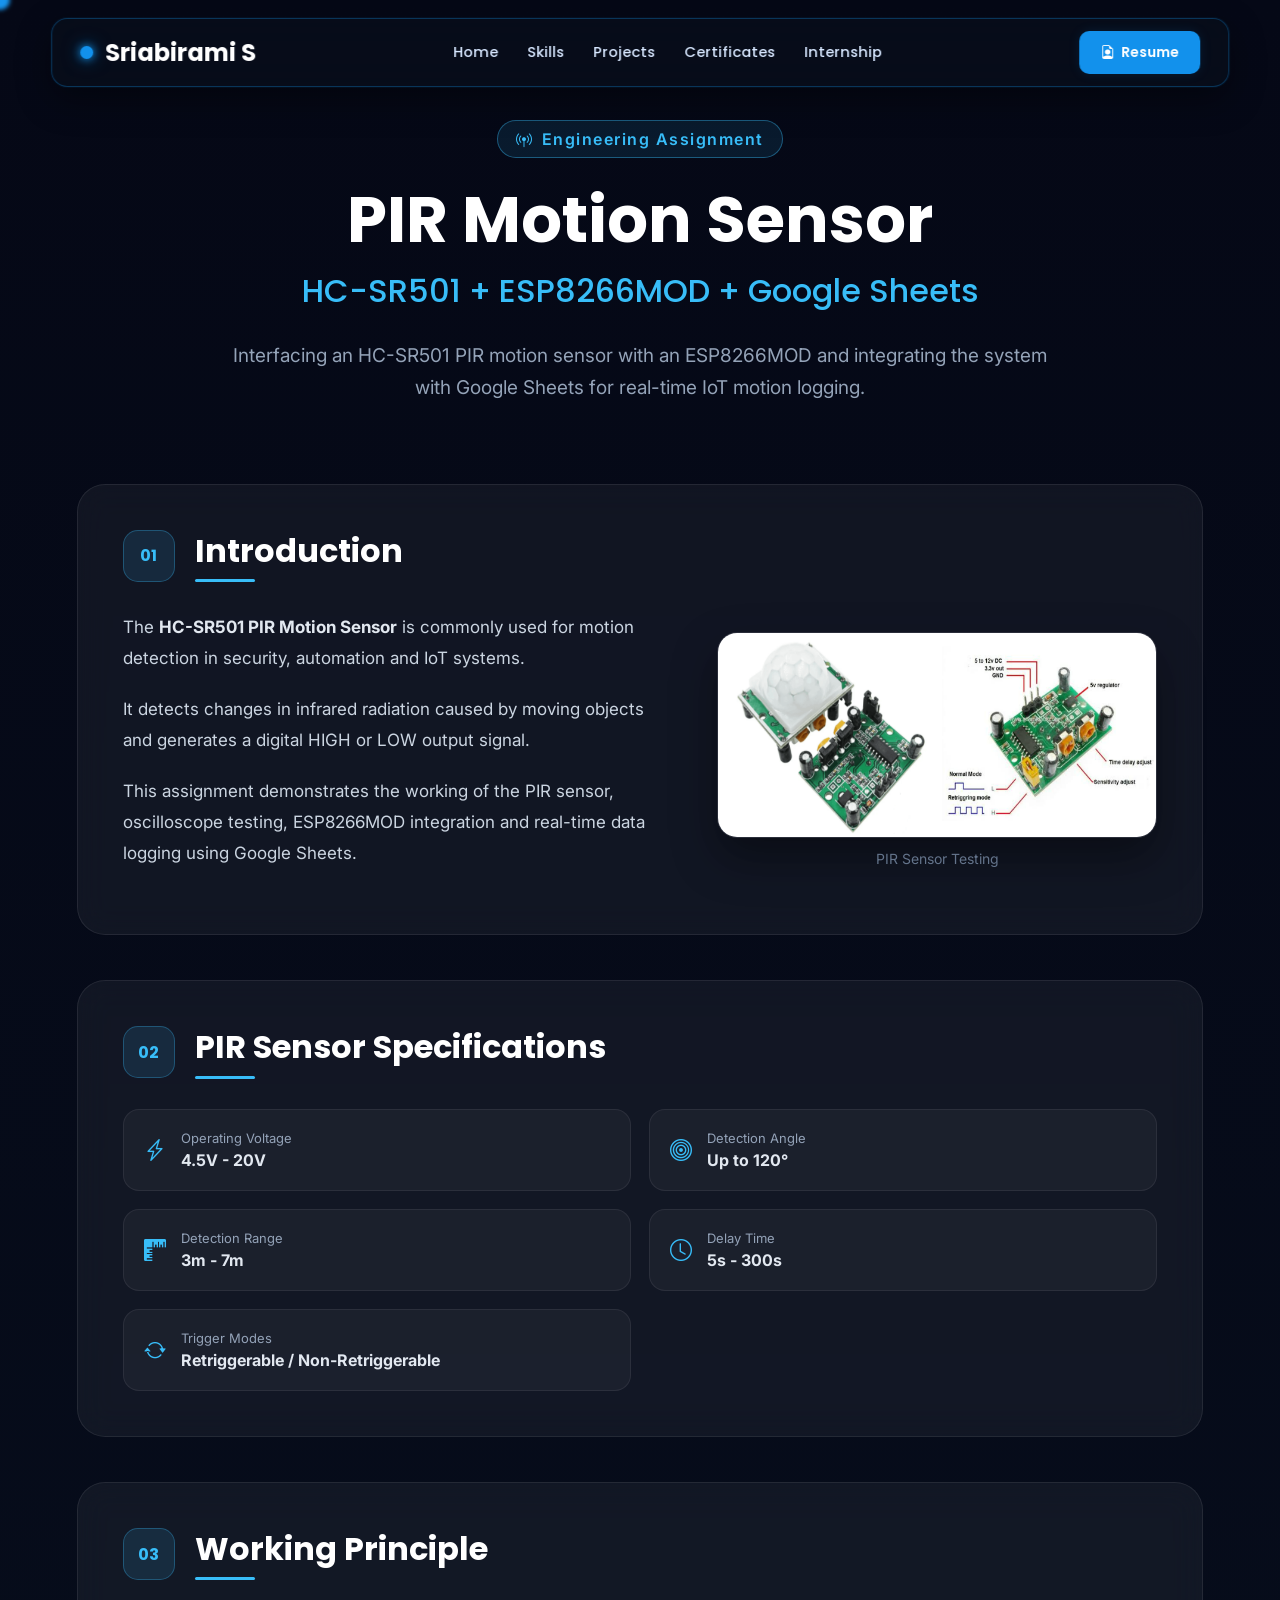
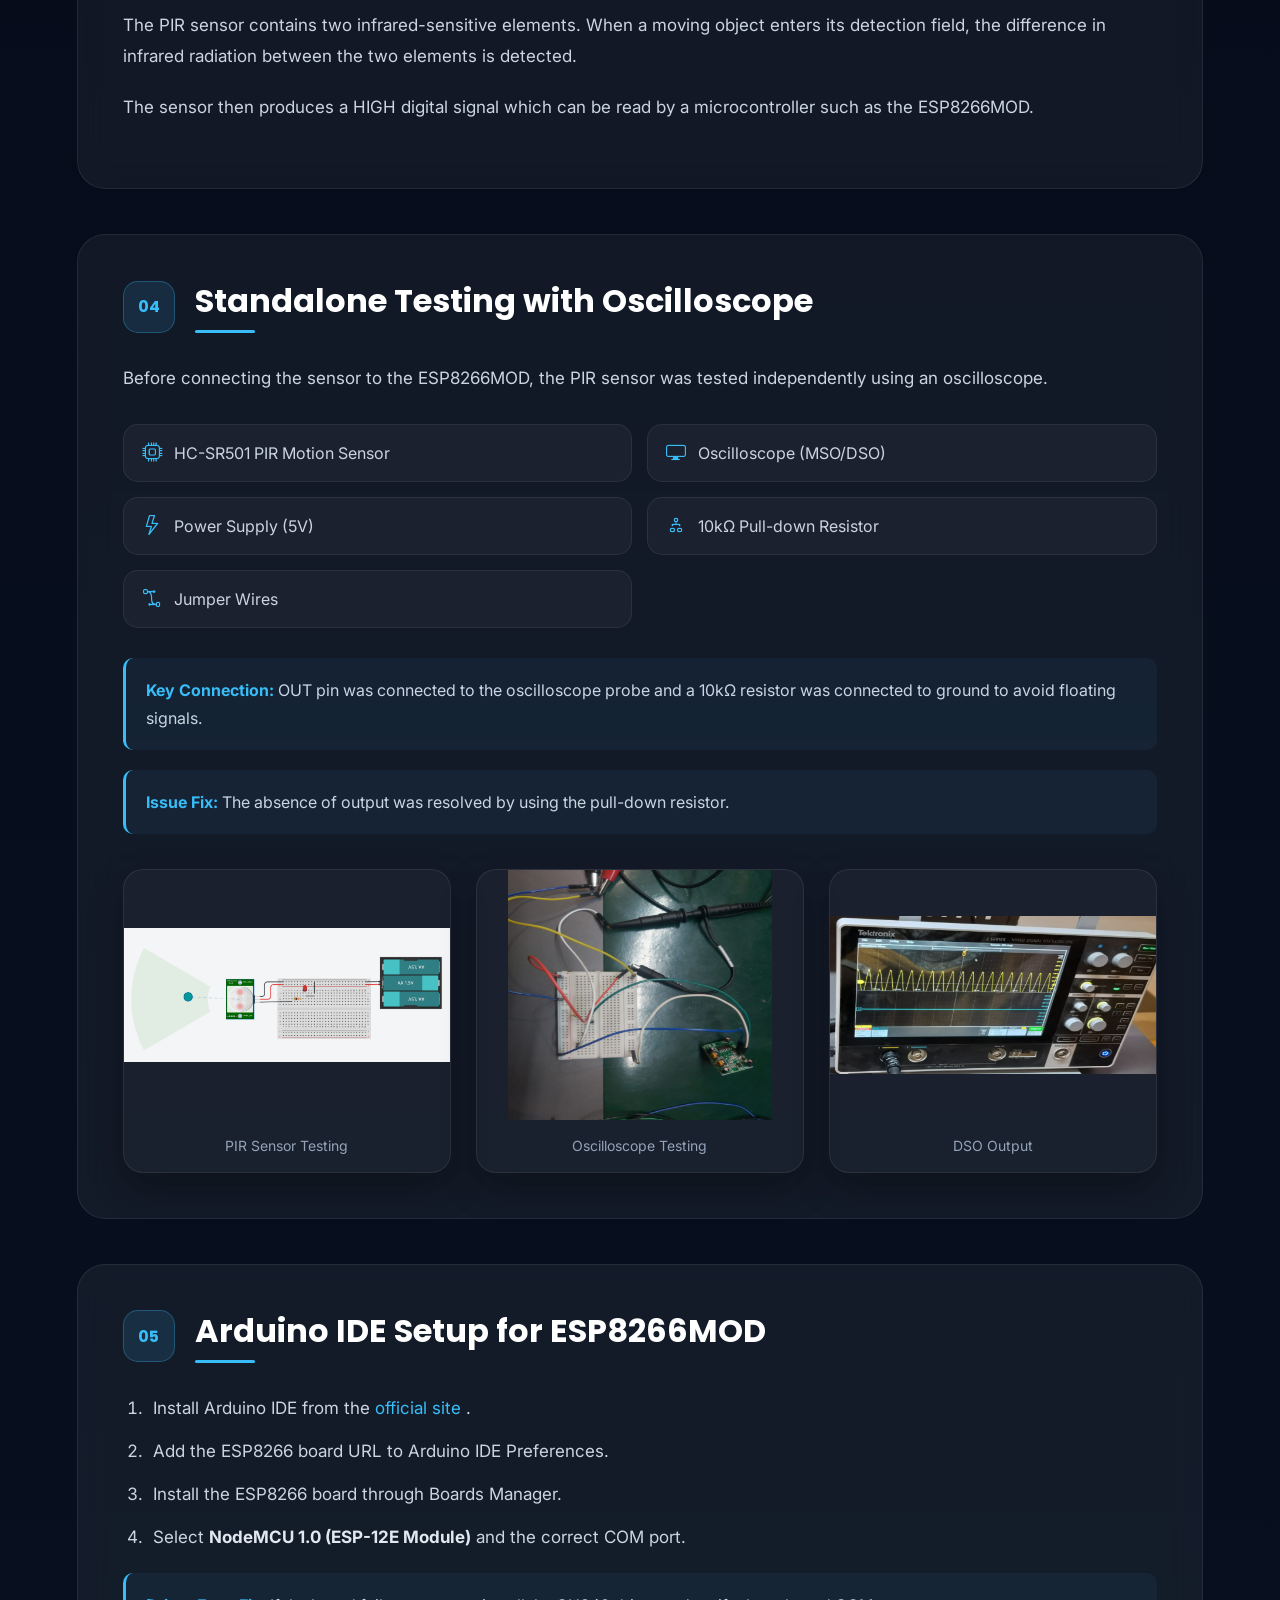
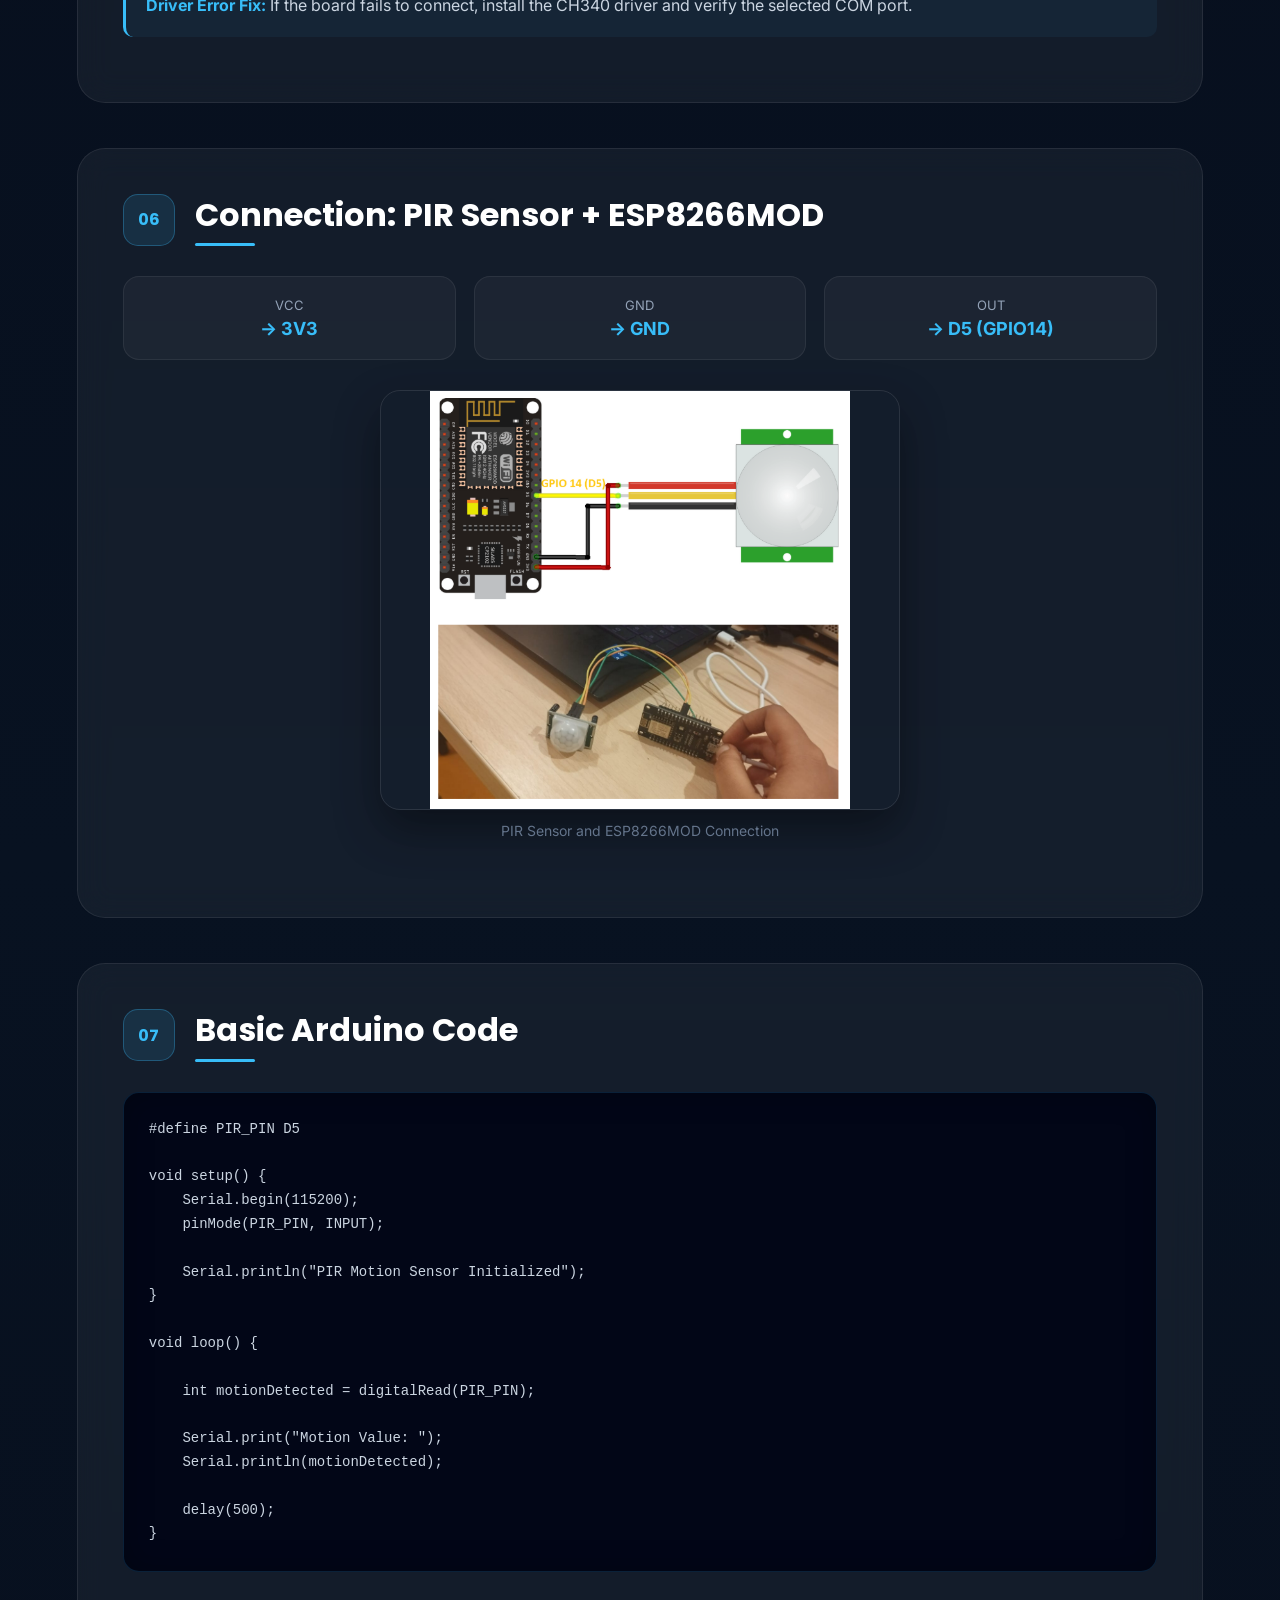
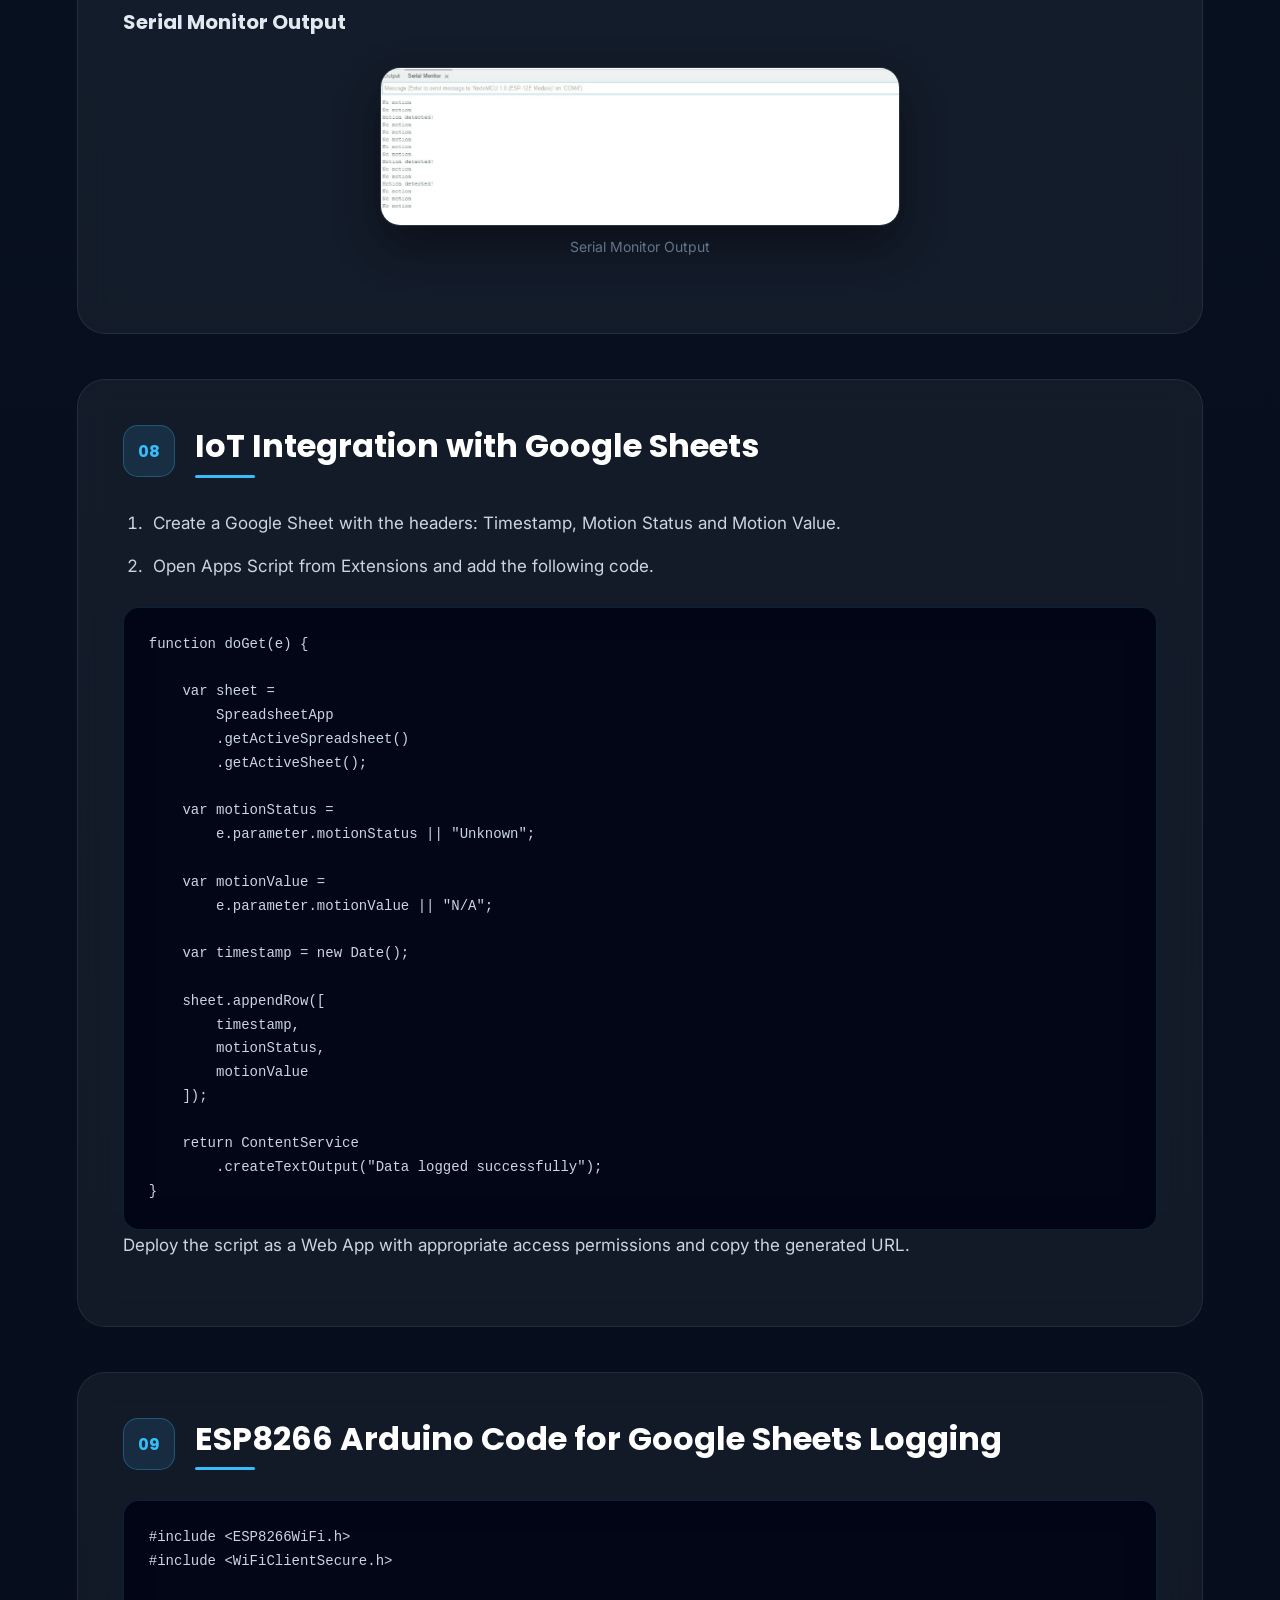
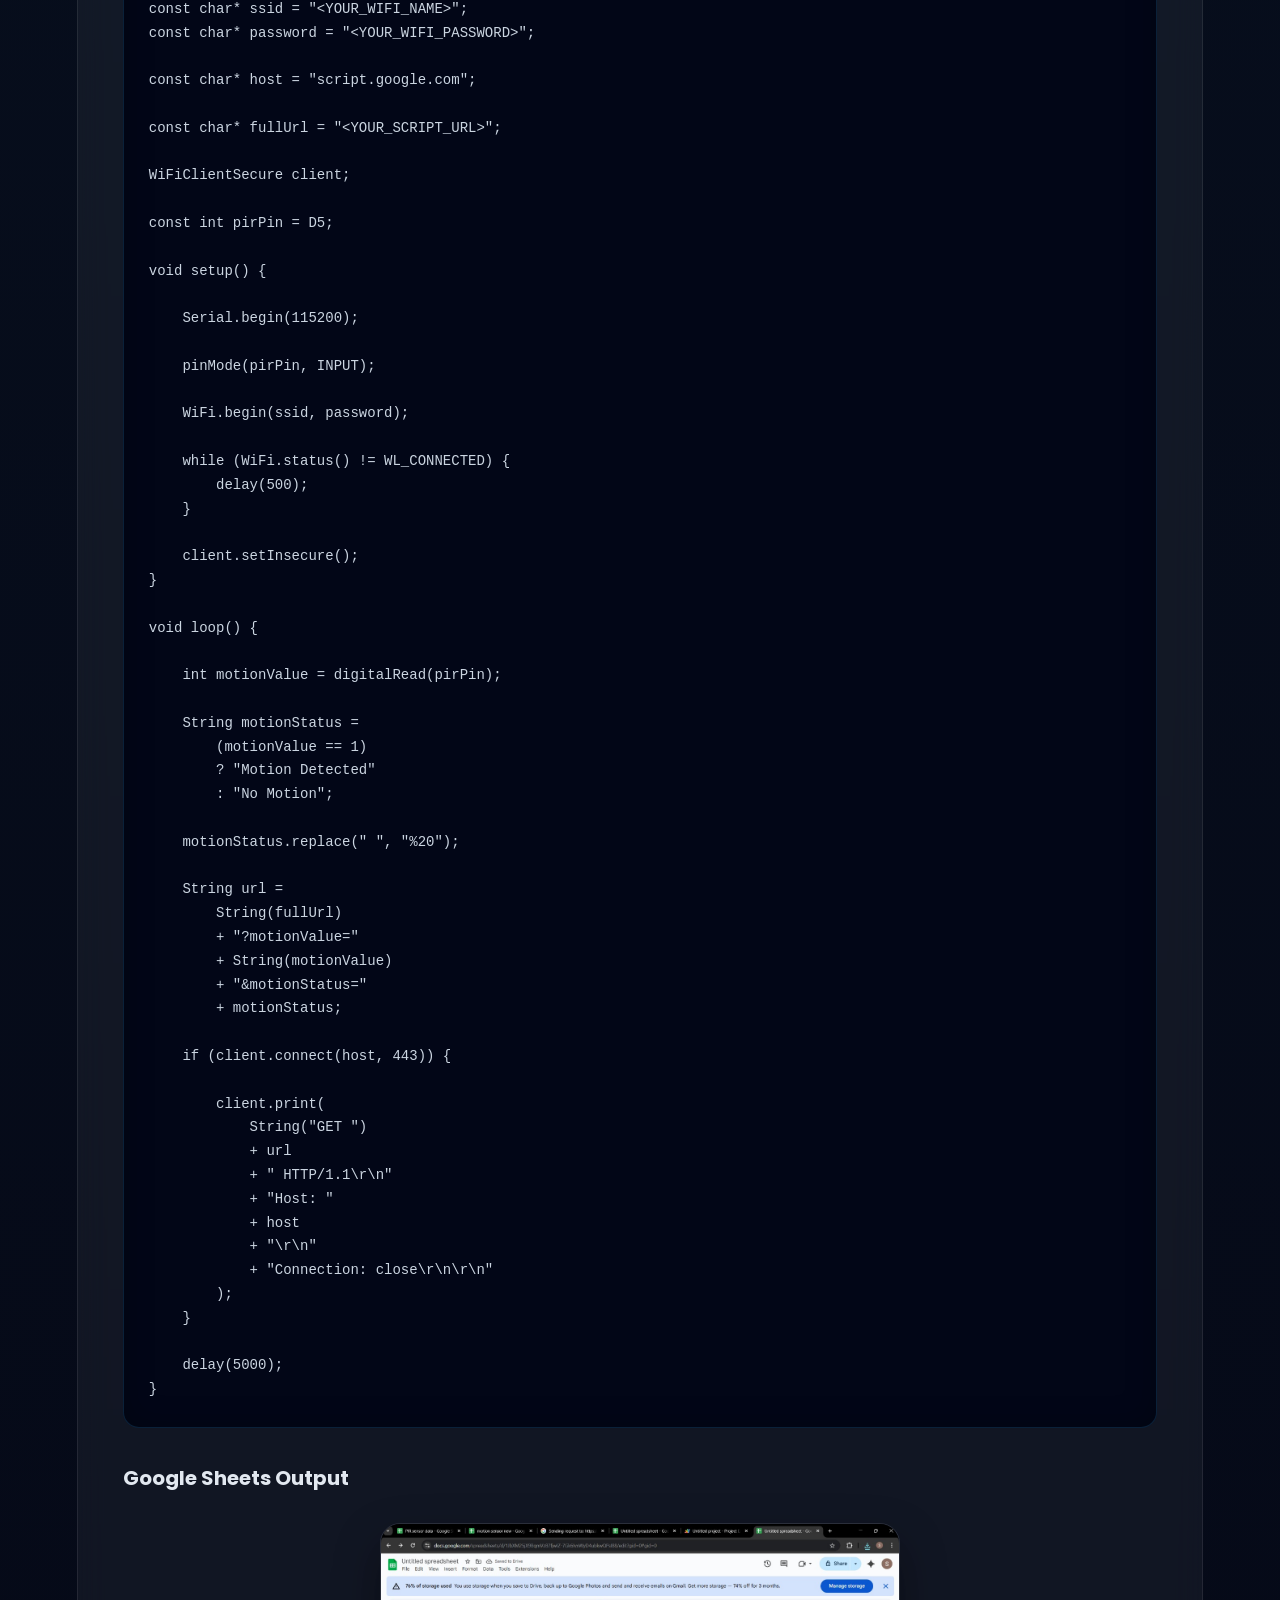
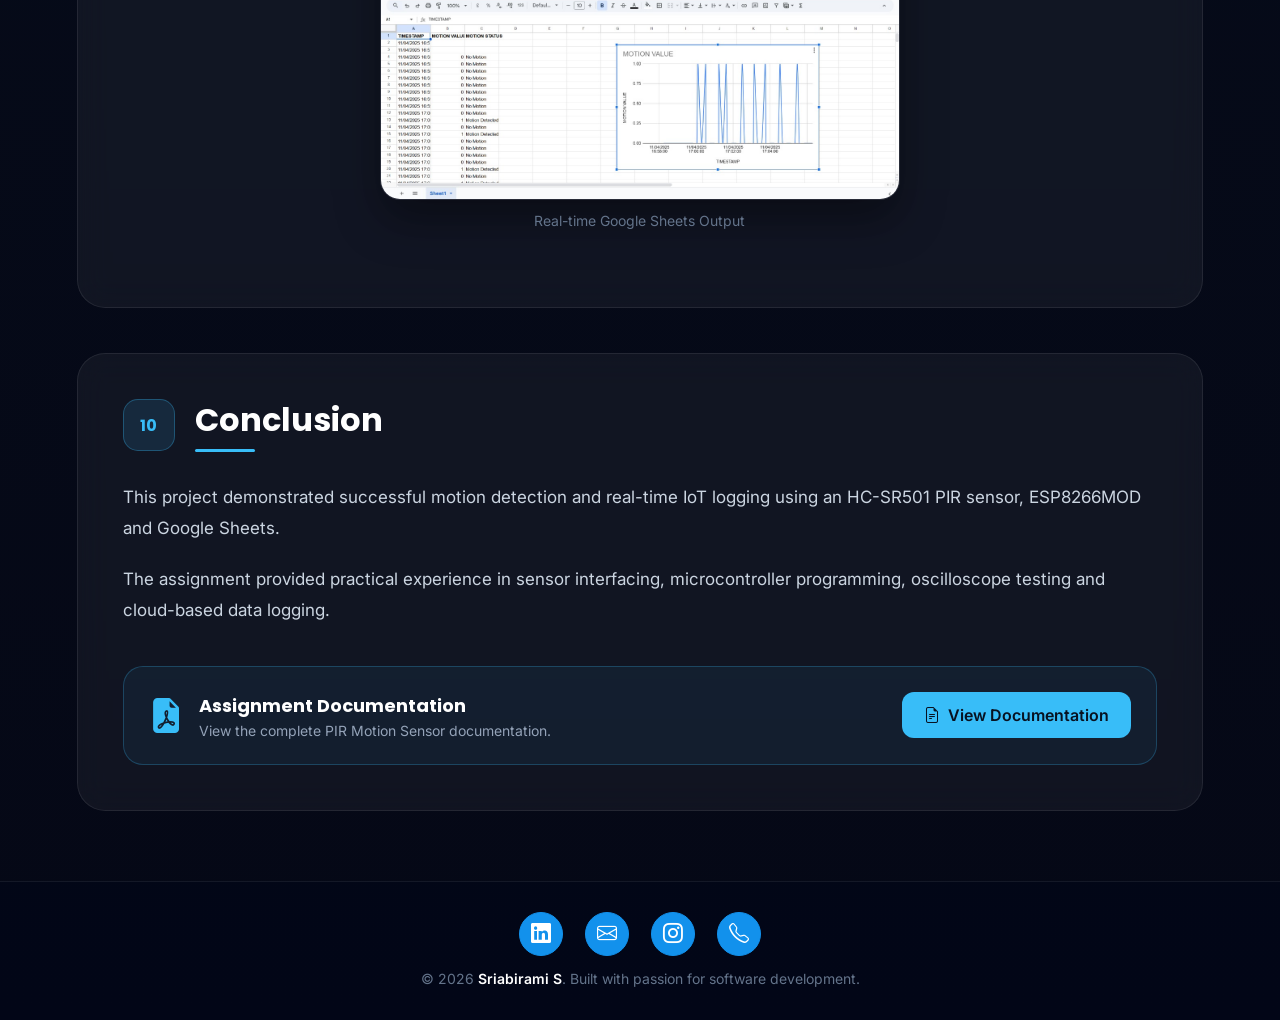
<file: assignment3.html>
<!DOCTYPE html>
<html lang="en">

<head>

    <meta charset="UTF-8">
    <meta name="viewport" content="width=device-width, initial-scale=1.0">

    <title>PIR Motion Sensor | Sriabirami S</title>

    <link rel="icon" type="image/png" href="./indeximages/favicon.png">

    <!-- Google Fonts -->
    <link rel="preconnect" href="https://fonts.googleapis.com">
    <link rel="preconnect" href="https://fonts.gstatic.com" crossorigin>

    <link
        href="https://fonts.googleapis.com/css2?family=Poppins:wght@400;500;600;700;800&family=Inter:wght@300;400;500;600;700&display=swap"
        rel="stylesheet"
    >

    <!-- Bootstrap Icons -->
    <link
        rel="stylesheet"
        href="https://cdn.jsdelivr.net/npm/bootstrap-icons@1.11.3/font/bootstrap-icons.min.css"
    >

    <!-- Common CSS -->
    <link rel="stylesheet" href="./assets/css/common/variables.css">
    <link rel="stylesheet" href="./assets/css/common/navbar.css">
    <link rel="stylesheet" href="./assets/css/common/footer.css">
    <link rel="stylesheet" href="./assets/css/common/cursor.css">

    <!-- Assignment CSS -->
    <link rel="stylesheet" href="./assets/css/assign3.css">

</head>


<body>


<!-- =====================================================
     NAVBAR
===================================================== -->

<header class="navbar">

    <div class="logo">

        <span class="logo-dot"></span>

        <h2>Sriabirami S</h2>

    </div>


    <nav>

        <ul class="nav-links">

            <li>
                <a href="index.html">Home</a>
            </li>

            <li>
                <a href="Skills.html">Skills</a>
            </li>

            <li>
                <a href="Projects.html">Projects</a>
            </li>

            <li>
                <a href="certification.html">Certificates</a>
            </li>

            <li>
                <a href="protosem.html">Internship</a>
            </li>

        </ul>

    </nav>


    <a href="./assets/Sriabirami_S_Resume.pdf"
       class="resume-btn"
       target="_blank">

        <i class="bi bi-file-earmark-person"></i>

        Resume

    </a>


    <button
        class="menu-toggle"
        aria-label="Open navigation menu"
        aria-expanded="false"
    >

        <span></span>
        <span></span>
        <span></span>

    </button>

</header>



<!-- =====================================================
     HERO
===================================================== -->

<section class="assignment-detail-hero">

    <span class="detail-tag">

        <i class="bi bi-broadcast-pin"></i>

        Engineering Assignment

    </span>


    <h1>
        PIR Motion Sensor
    </h1>


    <h2>
        HC-SR501 + ESP8266MOD + Google Sheets
    </h2>


    <p>

        Interfacing an HC-SR501 PIR motion sensor with an
        ESP8266MOD and integrating the system with Google Sheets
        for real-time IoT motion logging.

    </p>

</section>



<!-- =====================================================
     MAIN CONTENT
===================================================== -->

<main class="assignment-content">



<!-- =====================================================
     01 INTRODUCTION
===================================================== -->

<section class="content-card">

    <div class="section-heading">

        <span>01</span>

        <div>

            <h2>Introduction</h2>

            <div class="heading-line"></div>

        </div>

    </div>


    <div class="split-section">

        <div class="split-text">

            <p>

                The <strong>HC-SR501 PIR Motion Sensor</strong> is
                commonly used for motion detection in security,
                automation and IoT systems.

            </p>

            <p>

                It detects changes in infrared radiation caused by
                moving objects and generates a digital HIGH or LOW
                output signal.

            </p>

            <p>

                This assignment demonstrates the working of the PIR
                sensor, oscilloscope testing, ESP8266MOD integration
                and real-time data logging using Google Sheets.

            </p>

        </div>


        <div class="single-image">

            <img
                src="./sensorimgs/pir1.png"
                alt="PIR Sensor Setup"
            >

            <p class="image-caption">
                PIR Sensor Testing
            </p>

        </div>

    </div>

</section>



<!-- =====================================================
     02 SPECIFICATIONS
===================================================== -->

<section class="content-card">

    <div class="section-heading">

        <span>02</span>

        <div>

            <h2>PIR Sensor Specifications</h2>

            <div class="heading-line"></div>

        </div>

    </div>


    <div class="spec-grid">

        <div class="spec-item">

            <i class="bi bi-lightning-charge"></i>

            <div>

                <span>Operating Voltage</span>

                <strong>4.5V - 20V</strong>

            </div>

        </div>


        <div class="spec-item">

            <i class="bi bi-bullseye"></i>

            <div>

                <span>Detection Angle</span>

                <strong>Up to 120°</strong>

            </div>

        </div>


        <div class="spec-item">

            <i class="bi bi-rulers"></i>

            <div>

                <span>Detection Range</span>

                <strong>3m - 7m</strong>

            </div>

        </div>


        <div class="spec-item">

            <i class="bi bi-clock"></i>

            <div>

                <span>Delay Time</span>

                <strong>5s - 300s</strong>

            </div>

        </div>


        <div class="spec-item">

            <i class="bi bi-arrow-repeat"></i>

            <div>

                <span>Trigger Modes</span>

                <strong>Retriggerable / Non-Retriggerable</strong>

            </div>

        </div>

    </div>

</section>



<!-- =====================================================
     03 WORKING PRINCIPLE
===================================================== -->

<section class="content-card">

    <div class="section-heading">

        <span>03</span>

        <div>

            <h2>Working Principle</h2>

            <div class="heading-line"></div>

        </div>

    </div>


    <p>

        The PIR sensor contains two infrared-sensitive elements.
        When a moving object enters its detection field, the
        difference in infrared radiation between the two elements
        is detected.

    </p>


    <p>

        The sensor then produces a HIGH digital signal which can
        be read by a microcontroller such as the ESP8266MOD.

    </p>

</section>



<!-- =====================================================
     04 STANDALONE TESTING
===================================================== -->

<section class="content-card">

    <div class="section-heading">

        <span>04</span>

        <div>

            <h2>Standalone Testing with Oscilloscope</h2>

            <div class="heading-line"></div>

        </div>

    </div>


    <p>

        Before connecting the sensor to the ESP8266MOD, the PIR
        sensor was tested independently using an oscilloscope.

    </p>


    <div class="equipment-grid">

        <div class="equipment-item">
            <i class="bi bi-cpu"></i>
            HC-SR501 PIR Motion Sensor
        </div>

        <div class="equipment-item">
            <i class="bi bi-display"></i>
            Oscilloscope (MSO/DSO)
        </div>

        <div class="equipment-item">
            <i class="bi bi-lightning"></i>
            Power Supply (5V)
        </div>

        <div class="equipment-item">
            <i class="bi bi-diagram-2"></i>
            10kΩ Pull-down Resistor
        </div>

        <div class="equipment-item">
            <i class="bi bi-bezier2"></i>
            Jumper Wires
        </div>

    </div>


    <div class="highlight-box">

        <strong>Key Connection:</strong>

        OUT pin was connected to the oscilloscope probe and a
        10kΩ resistor was connected to ground to avoid floating
        signals.

    </div>


    <div class="highlight-box">

        <strong>Issue Fix:</strong>

        The absence of output was resolved by using the pull-down
        resistor.

    </div>



    <!-- =================================================
         DSO IMAGE GALLERY
    ================================================= -->

    <div class="image-gallery">

        <div class="gallery-card">

            <img
                src="./sensorimgs/pir3.png"
                alt="PIR Sensor Testing"
            >

            <p class="image-caption">
                PIR Sensor Testing
            </p>

        </div>


        <div class="gallery-card">

            <img
                src="./sensorimgs/pir2.png"
                alt="Oscilloscope Testing"
            >

            <p class="image-caption">
                Oscilloscope Testing
            </p>

        </div>


        <div class="gallery-card">

            <img
                src="./sensorimgs/pir4.png"
                alt="DSO Output"
            >

            <p class="image-caption">
                DSO Output
            </p>

        </div>

    </div>

</section>



<!-- =====================================================
     05 ARDUINO IDE
===================================================== -->

<section class="content-card">

    <div class="section-heading">

        <span>05</span>

        <div>

            <h2>Arduino IDE Setup for ESP8266MOD</h2>

            <div class="heading-line"></div>

        </div>

    </div>


    <ol class="procedure-list">

        <li>
            Install Arduino IDE from the
            <a
                href="https://www.arduino.cc/en/software"
                target="_blank"
                rel="noopener noreferrer"
            >
                official site
            </a>.
        </li>

        <li>
            Add the ESP8266 board URL to Arduino IDE Preferences.
        </li>

        <li>
            Install the ESP8266 board through Boards Manager.
        </li>

        <li>
            Select <strong>NodeMCU 1.0 (ESP-12E Module)</strong>
            and the correct COM port.
        </li>

    </ol>


    <div class="highlight-box">

        <strong>Driver Error Fix:</strong>

        If the board fails to connect, install the CH340 driver
        and verify the selected COM port.

    </div>

</section>



<!-- =====================================================
     06 CONNECTION
===================================================== -->

<section class="content-card">

    <div class="section-heading">

        <span>06</span>

        <div>

            <h2>Connection: PIR Sensor + ESP8266MOD</h2>

            <div class="heading-line"></div>

        </div>

    </div>


    <div class="connection-grid">

        <div class="connection-item">

            <span>VCC</span>

            <strong>→ 3V3</strong>

        </div>


        <div class="connection-item">

            <span>GND</span>

            <strong>→ GND</strong>

        </div>


        <div class="connection-item">

            <span>OUT</span>

            <strong>→ D5 (GPIO14)</strong>

        </div>

    </div>


    <div class="single-image centered-image">

        <img
            src="./sensorimgs/pir5.png"
            alt="PIR Sensor and ESP8266 Wiring"
        >

        <p class="image-caption">
            PIR Sensor and ESP8266MOD Connection
        </p>

    </div>

</section>



<!-- =====================================================
     07 BASIC ARDUINO CODE
===================================================== -->

<section class="content-card">

    <div class="section-heading">

        <span>07</span>

        <div>

            <h2>Basic Arduino Code</h2>

            <div class="heading-line"></div>

        </div>

    </div>


    <div class="code-block">

<pre><code>#define PIR_PIN D5

void setup() {
    Serial.begin(115200);
    pinMode(PIR_PIN, INPUT);

    Serial.println("PIR Motion Sensor Initialized");
}

void loop() {

    int motionDetected = digitalRead(PIR_PIN);

    Serial.print("Motion Value: ");
    Serial.println(motionDetected);

    delay(500);
}</code></pre>

    </div>


    <h3 class="subheading">
        Serial Monitor Output
    </h3>


    <div class="single-image centered-image">

        <img
            src="./sensorimgs/pir6.png"
            alt="Serial Monitor Output"
        >

        <p class="image-caption">
            Serial Monitor Output
        </p>

    </div>

</section>



<!-- =====================================================
     08 GOOGLE SHEETS
===================================================== -->

<section class="content-card">

    <div class="section-heading">

        <span>08</span>

        <div>

            <h2>IoT Integration with Google Sheets</h2>

            <div class="heading-line"></div>

        </div>

    </div>


    <ol class="procedure-list">

        <li>
            Create a Google Sheet with the headers:
            Timestamp, Motion Status and Motion Value.
        </li>

        <li>
            Open Apps Script from Extensions and add the following code.
        </li>

    </ol>


    <div class="code-block">

<pre><code>function doGet(e) {

    var sheet =
        SpreadsheetApp
        .getActiveSpreadsheet()
        .getActiveSheet();

    var motionStatus =
        e.parameter.motionStatus || "Unknown";

    var motionValue =
        e.parameter.motionValue || "N/A";

    var timestamp = new Date();

    sheet.appendRow([
        timestamp,
        motionStatus,
        motionValue
    ]);

    return ContentService
        .createTextOutput("Data logged successfully");
}</code></pre>

    </div>


    <p>

        Deploy the script as a Web App with appropriate access
        permissions and copy the generated URL.

    </p>

</section>



<!-- =====================================================
     09 ESP8266 GOOGLE SHEETS CODE
===================================================== -->

<section class="content-card">

    <div class="section-heading">

        <span>09</span>

        <div>

            <h2>ESP8266 Arduino Code for Google Sheets Logging</h2>

            <div class="heading-line"></div>

        </div>

    </div>


    <div class="code-block">

<pre><code>#include &lt;ESP8266WiFi.h&gt;
#include &lt;WiFiClientSecure.h&gt;

const char* ssid = "&lt;YOUR_WIFI_NAME&gt;";
const char* password = "&lt;YOUR_WIFI_PASSWORD&gt;";

const char* host = "script.google.com";

const char* fullUrl = "&lt;YOUR_SCRIPT_URL&gt;";

WiFiClientSecure client;

const int pirPin = D5;

void setup() {

    Serial.begin(115200);

    pinMode(pirPin, INPUT);

    WiFi.begin(ssid, password);

    while (WiFi.status() != WL_CONNECTED) {
        delay(500);
    }

    client.setInsecure();
}

void loop() {

    int motionValue = digitalRead(pirPin);

    String motionStatus =
        (motionValue == 1)
        ? "Motion Detected"
        : "No Motion";

    motionStatus.replace(" ", "%20");

    String url =
        String(fullUrl)
        + "?motionValue="
        + String(motionValue)
        + "&motionStatus="
        + motionStatus;

    if (client.connect(host, 443)) {

        client.print(
            String("GET ")
            + url
            + " HTTP/1.1\r\n"
            + "Host: "
            + host
            + "\r\n"
            + "Connection: close\r\n\r\n"
        );
    }

    delay(5000);
}</code></pre>

    </div>


    <h3 class="subheading">
        Google Sheets Output
    </h3>


    <div class="single-image centered-image">

        <img
            src="./sensorimgs/pir7.jpg"
            alt="Google Sheets Output"
        >

        <p class="image-caption">
            Real-time Google Sheets Output
        </p>

    </div>

</section>



<!-- =====================================================
     10 CONCLUSION
===================================================== -->

<section class="content-card">

    <div class="section-heading">

        <span>10</span>

        <div>

            <h2>Conclusion</h2>

            <div class="heading-line"></div>

        </div>

    </div>


    <p>

        This project demonstrated successful motion detection and
        real-time IoT logging using an HC-SR501 PIR sensor,
        ESP8266MOD and Google Sheets.

    </p>


    <p>

        The assignment provided practical experience in sensor
        interfacing, microcontroller programming, oscilloscope
        testing and cloud-based data logging.

    </p>


    <div class="documentation-box">

        <div>

            <i class="bi bi-file-earmark-pdf-fill"></i>

            <div>

                <h3>Assignment Documentation</h3>

                <p>
                    View the complete PIR Motion Sensor documentation.
                </p>

            </div>

        </div>


        <a
            href="https://github.com/Sriabirami-S/Internship/blob/main/Assignments/PIR%20MOTION%20SENSOR%20HC-SR501.pdf"
            target="_blank"
            rel="noopener noreferrer"
            class="documentation-btn"
        >

            <i class="bi bi-file-earmark-text"></i>

            View Documentation

        </a>

    </div>

</section>


</main>



<!-- =====================================================
     FOOTER
===================================================== -->

<footer class="site-footer">

    <div class="footer-content">

        <div class="footer-icons">

            <a
                href="https://www.linkedin.com/in/sriabiramis/"
                target="_blank"
                rel="noopener noreferrer"
                aria-label="LinkedIn"
            >
                <i class="bi bi-linkedin"></i>
            </a>


            <a
                href="https://mail.google.com/mail/?view=cm&fs=1&to=abiramisaravanan100@gmail.com"
                aria-label="Email"
            >
                <i class="bi bi-envelope"></i>
            </a>


            <a
                href="https://www.instagram.com/abi__0210/"
                target="_blank"
                rel="noopener noreferrer"
                aria-label="Instagram"
            >
                <i class="bi bi-instagram"></i>
            </a>


            <a
                href="tel:+9361275297"
                aria-label="Phone"
            >
                <i class="bi bi-telephone"></i>
            </a>

        </div>


        <p>
            © 2026
            <span class="footer-name">Sriabirami S</span>.
            Built with passion for software development.
        </p>

    </div>

</footer>



<!-- =====================================================
     CURSOR
===================================================== -->

<div class="pointer"></div>


<script src="./assets/js/navbar.js"></script>
<script src="./assets/js/cursor.js"></script>

</body>

</html>
</file>
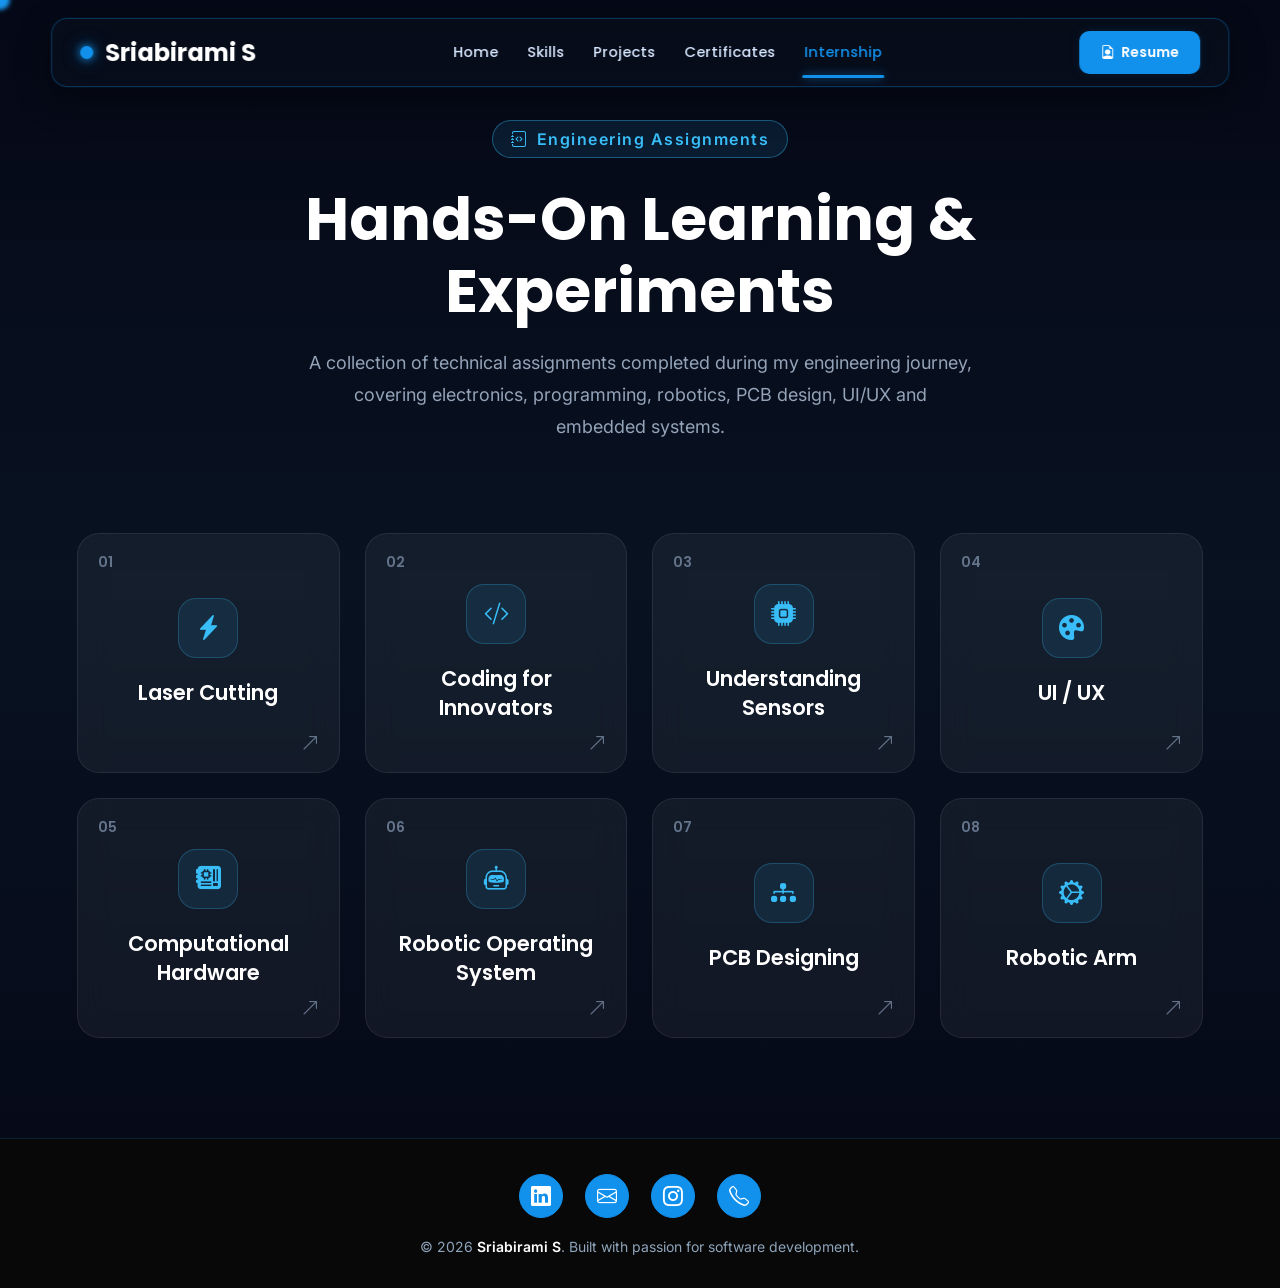
<file: Assignments.html>
<!DOCTYPE html>
<html lang="en">

<head>

    <meta charset="UTF-8">
    <meta name="viewport" content="width=device-width, initial-scale=1.0">

    <!-- Google Fonts -->
    <link rel="preconnect" href="https://fonts.googleapis.com">
    <link rel="preconnect" href="https://fonts.gstatic.com" crossorigin>

    <link
        href="https://fonts.googleapis.com/css2?family=Poppins:wght@400;500;600;700;800&family=Inter:wght@300;400;500;600;700&display=swap"
        rel="stylesheet">

    <title>Assignments | Sriabirami S</title>

    <link rel="icon" type="image/png" href="./indeximages/favicon.png">

    <!-- Bootstrap Icons -->
    <link
        rel="stylesheet"
        href="https://cdn.jsdelivr.net/npm/bootstrap-icons@1.11.3/font/bootstrap-icons.min.css"
    >

    <!-- Common CSS -->
    <link rel="stylesheet" href="./assets/css/common/variables.css">
    <link rel="stylesheet" href="./assets/css/common/navbar.css">
    <link rel="stylesheet" href="./assets/css/common/footer.css">
    <link rel="stylesheet" href="./assets/css/common/cursor.css">

    <!-- Assignment CSS -->
    <link rel="stylesheet" href="./assets/css/assignstyle.css">

</head>


<body>

<!-- ================= NAVBAR ================= -->

<header class="navbar">

    <div class="logo">

        <span class="logo-dot"></span>

        <h2>Sriabirami S</h2>

    </div>


    <nav>

        <ul class="nav-links">

            <li>
                <a href="index.html">Home</a>
            </li>

            <li>
                <a href="Skills.html">Skills</a>
            </li>

            <li>
                <a href="Projects.html">Projects</a>
            </li>

            <li>
                <a href="certification.html">Certificates</a>
            </li>

            <li>
                <a class="active" href="protosem.html">Internship</a>
            </li>

        </ul>

    </nav>


   <a href="./assets/Sriabirami_S_Resume.pdf"
       class="resume-btn"
       target="_blank">

        <i class="bi bi-file-earmark-person"></i>

        Resume

    </a>


    <button
        class="menu-toggle"
        aria-label="Open navigation menu"
        aria-expanded="false">

        <span></span>
        <span></span>
        <span></span>

    </button>

</header>


<!-- ================= HERO ================= -->

<section class="assignment-hero">

    <span class="assignment-tag">

        <i class="bi bi-journal-code"></i>

        Engineering Assignments

    </span>


    <h1>
        Hands-On Learning & Experiments
    </h1>


    <p>

        A collection of technical assignments completed during my
        engineering journey, covering electronics, programming,
        robotics, PCB design, UI/UX and embedded systems.

    </p>

</section>


<!-- ================= ASSIGNMENTS ================= -->

<section class="assignments-section">

    <div class="assignments-grid">


        <!-- 01 -->

        <a href="assignment1.html"
           class="assignment-frame">

            <div class="assignment-number">
                01
            </div>

            <div class="assignment-icon">
                <i class="bi bi-lightning-charge-fill"></i>
            </div>

            <h2>
                Laser Cutting
            </h2>

            <span class="assignment-arrow">
                <i class="bi bi-arrow-up-right"></i>
            </span>

        </a>


        <!-- 02 -->

        <a href="assignment2.html"
           class="assignment-frame">

            <div class="assignment-number">
                02
            </div>

            <div class="assignment-icon">
                <i class="bi bi-code-slash"></i>
            </div>

            <h2>
                Coding for Innovators
            </h2>

            <span class="assignment-arrow">
                <i class="bi bi-arrow-up-right"></i>
            </span>

        </a>


        <!-- 03 -->

        <a href="assignment3.html"
           class="assignment-frame">

            <div class="assignment-number">
                03
            </div>

            <div class="assignment-icon">
                <i class="bi bi-cpu-fill"></i>
            </div>

            <h2>
                Understanding Sensors
            </h2>

            <span class="assignment-arrow">
                <i class="bi bi-arrow-up-right"></i>
            </span>

        </a>


        <!-- 04 -->

        <a href="uiux.html"
           class="assignment-frame">

            <div class="assignment-number">
                04
            </div>

            <div class="assignment-icon">
                <i class="bi bi-palette-fill"></i>
            </div>

            <h2>
                UI / UX
            </h2>

            <span class="assignment-arrow">
                <i class="bi bi-arrow-up-right"></i>
            </span>

        </a>


        <!-- 05 -->

        <a href="rfid.html"
           class="assignment-frame">

            <div class="assignment-number">
                05
            </div>

            <div class="assignment-icon">
                <i class="bi bi-motherboard-fill"></i>
            </div>

            <h2>
                Computational Hardware
            </h2>

            <span class="assignment-arrow">
                <i class="bi bi-arrow-up-right"></i>
            </span>

        </a>


        <!-- 06 -->

        <a href="ros.html"
           class="assignment-frame">

            <div class="assignment-number">
                06
            </div>

            <div class="assignment-icon">
                <i class="bi bi-robot"></i>
            </div>

            <h2>
                Robotic Operating System
            </h2>

            <span class="assignment-arrow">
                <i class="bi bi-arrow-up-right"></i>
            </span>

        </a>


        <!-- 07 -->

        <a href="pcb.html"
           class="assignment-frame">

            <div class="assignment-number">
                07
            </div>

            <div class="assignment-icon">
                <i class="bi bi-diagram-3-fill"></i>
            </div>

            <h2>
                PCB Designing
            </h2>

            <span class="assignment-arrow">
                <i class="bi bi-arrow-up-right"></i>
            </span>

        </a>


        <!-- 08 -->

        <a href="arm.html"
           class="assignment-frame">

            <div class="assignment-number">
                08
            </div>

            <div class="assignment-icon">
                <i class="bi bi-gear-wide-connected"></i>
            </div>

            <h2>
                Robotic Arm
            </h2>

            <span class="assignment-arrow">
                <i class="bi bi-arrow-up-right"></i>
            </span>

        </a>


    </div>

</section>


<!-- ================= FOOTER ================= -->

<footer class="site-footer">

    <div class="footer-content">

        <div class="footer-icons">

            <a
                href="https://www.linkedin.com/in/sriabiramis/"
                target="_blank"
                rel="noopener noreferrer"
                aria-label="LinkedIn"
            >
                <i class="bi bi-linkedin"></i>
            </a>


            <a
                href="https://mail.google.com/mail/?view=cm&fs=1&to=abiramisaravanan100@gmail.com"
                aria-label="Email"
            >
                <i class="bi bi-envelope"></i>
            </a>


            <a
                href="https://www.instagram.com/abi__0210/"
                target="_blank"
                rel="noopener noreferrer"
                aria-label="Instagram"
            >
                <i class="bi bi-instagram"></i>
            </a>


            <a
                href="tel:+9361275297"
                aria-label="Phone"
            >
                <i class="bi bi-telephone"></i>
            </a>

        </div>


        <p>
            © 2026
            <span class="footer-name">Sriabirami S</span>.
            Built with passion for software development.
        </p>

    </div>

</footer>


<!-- ================= CURSOR ================= -->

<div class="pointer"></div>


<!-- ================= SCRIPTS ================= -->

<script src="./assets/js/navbar.js"></script>
<script src="./assets/js/cursor.js"></script>

</body>

</html>
</file>
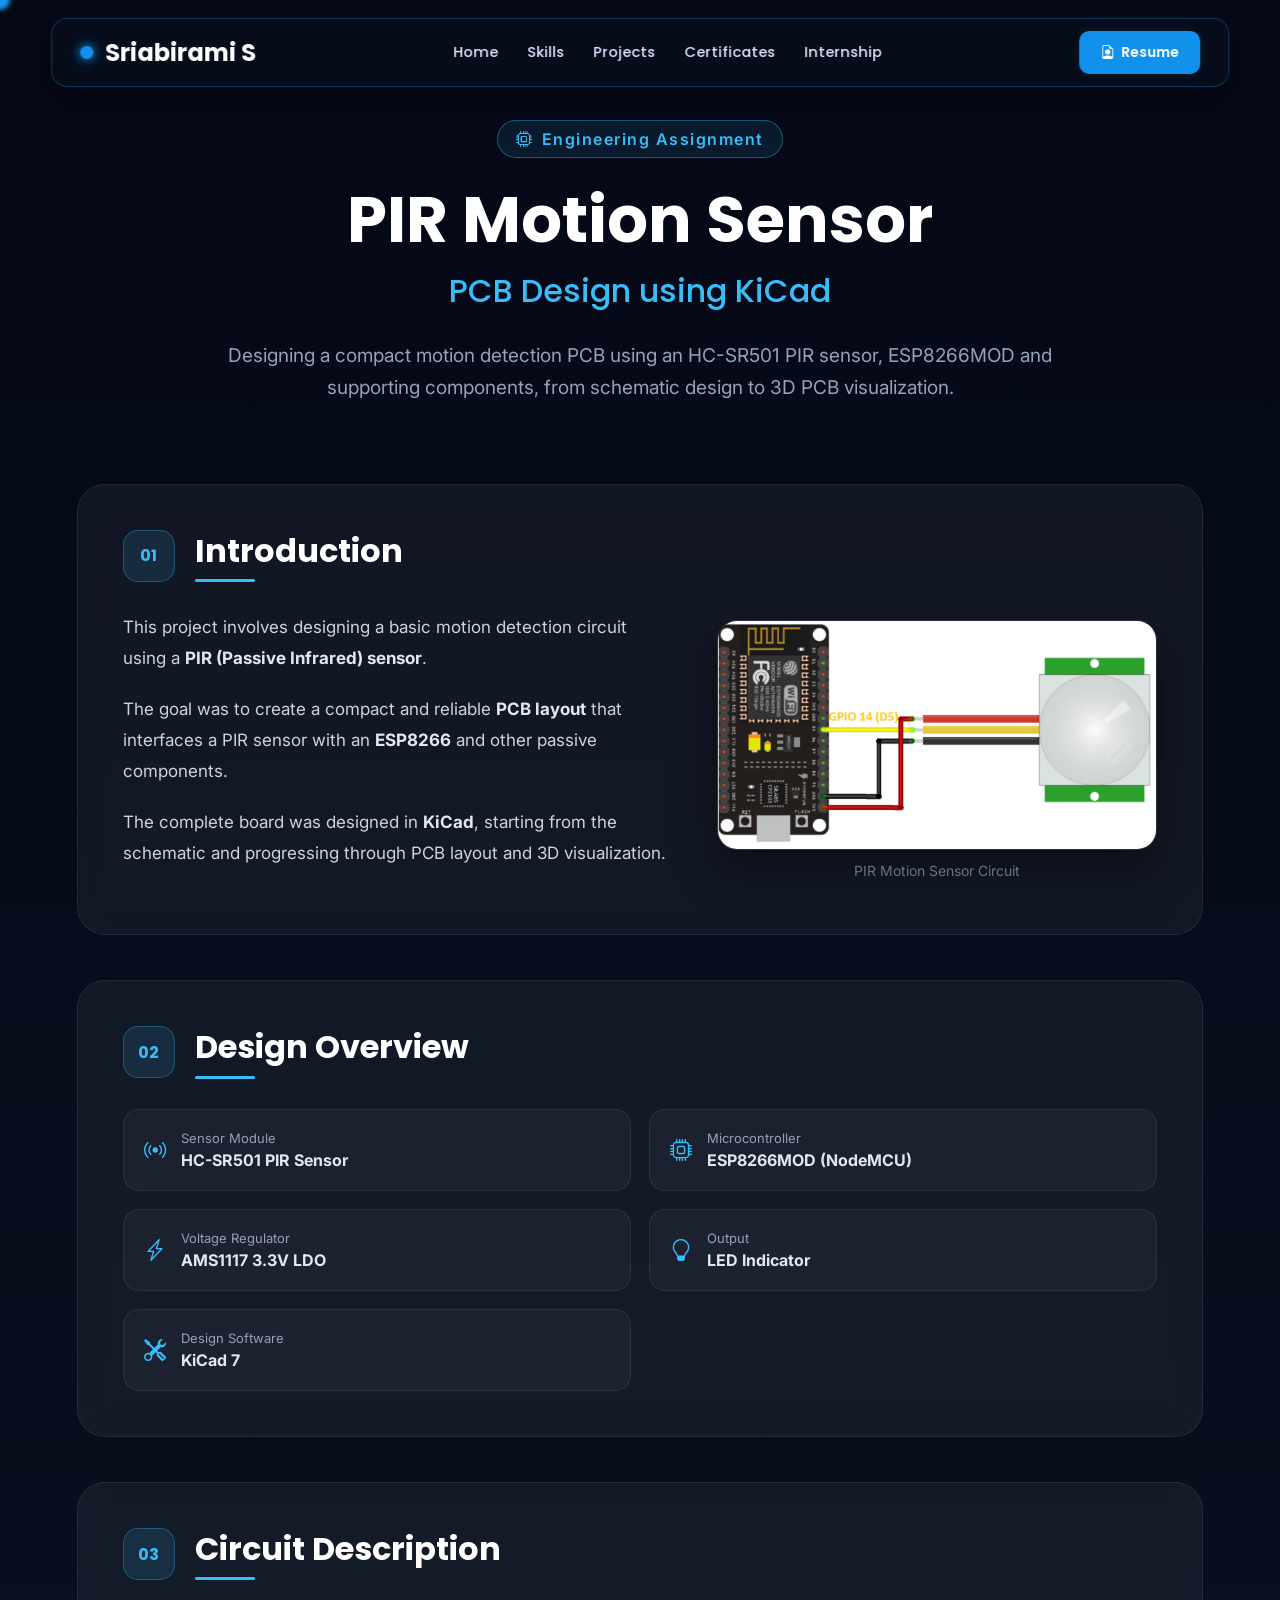
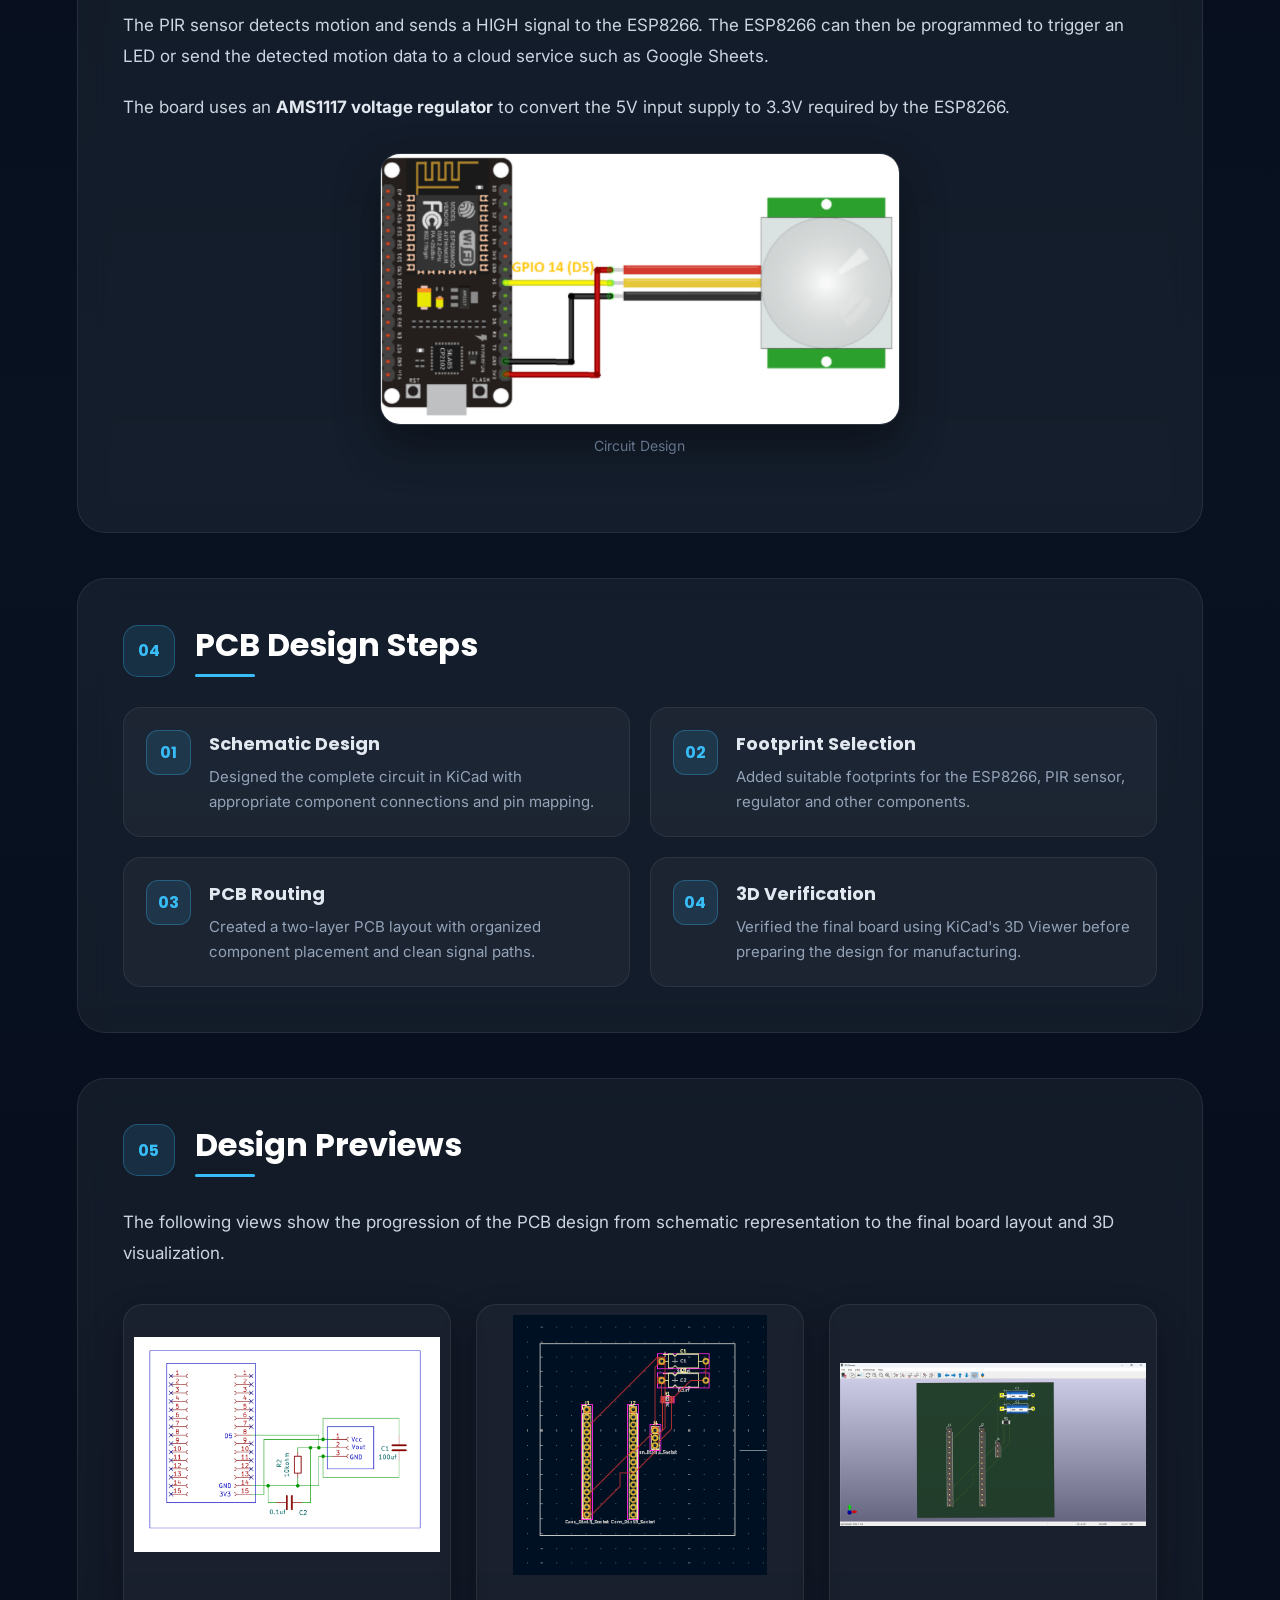
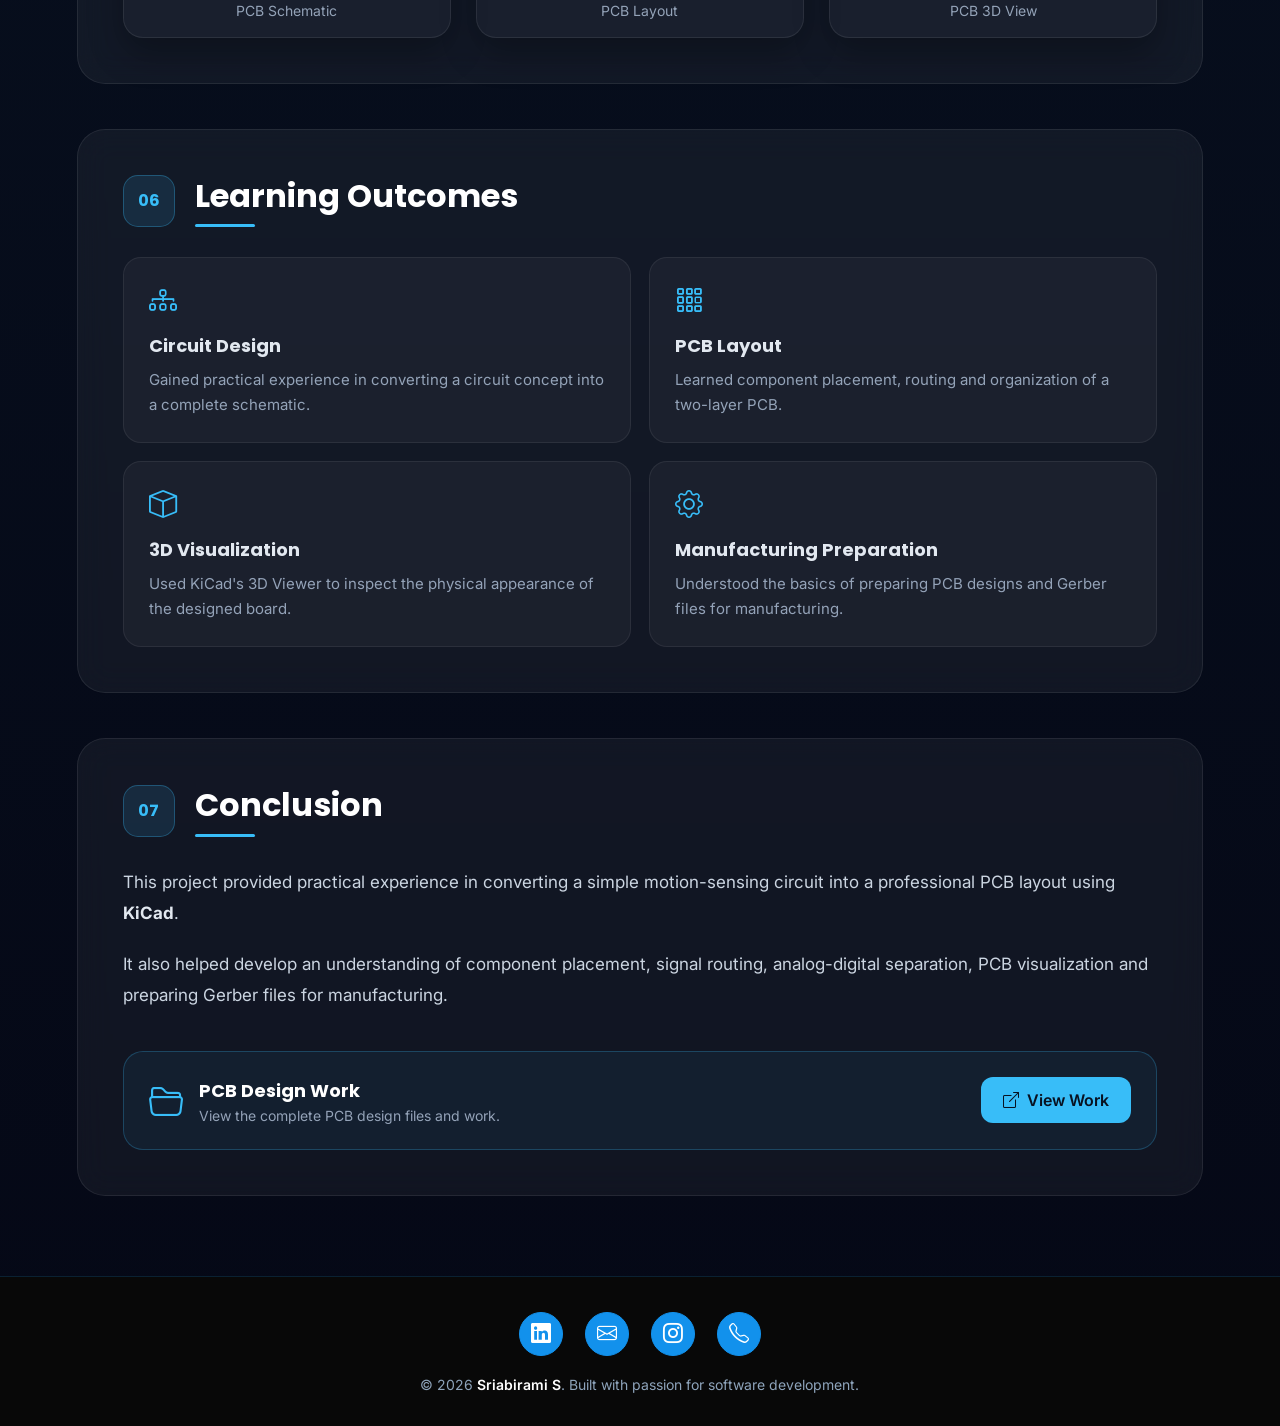
<file: pcb.html>
<!DOCTYPE html>
<html lang="en">

<head>

    <meta charset="UTF-8">
    <meta name="viewport" content="width=device-width, initial-scale=1.0">

    <title>PIR Motion Sensor – PCB Design | Sriabirami S</title>

    <link rel="icon" type="image/png" href="./indeximages/favicon.png">

    <!-- Google Fonts -->
    <link rel="preconnect" href="https://fonts.googleapis.com">
    <link rel="preconnect" href="https://fonts.gstatic.com" crossorigin>

    <link
        href="https://fonts.googleapis.com/css2?family=Poppins:wght@400;500;600;700;800&family=Inter:wght@300;400;500;600;700&display=swap"
        rel="stylesheet"
    >

    <!-- Bootstrap Icons -->
    <link
        rel="stylesheet"
        href="https://cdn.jsdelivr.net/npm/bootstrap-icons@1.11.3/font/bootstrap-icons.min.css"
    >

    <!-- Common CSS -->
    <link rel="stylesheet" href="./assets/css/common/variables.css">
    <link rel="stylesheet" href="./assets/css/common/navbar.css">
    <link rel="stylesheet" href="./assets/css/common/footer.css">
    <link rel="stylesheet" href="./assets/css/common/cursor.css">

    <!-- PCB Assignment CSS -->
    <link rel="stylesheet" href="./assets/css/pcb.css">

</head>


<body>


<!-- =====================================================
     NAVBAR
===================================================== -->

<header class="navbar">

    <div class="logo">

        <span class="logo-dot"></span>

        <h2>Sriabirami S</h2>

    </div>


    <nav>

        <ul class="nav-links">

            <li>
                <a href="index.html">Home</a>
            </li>

            <li>
                <a href="Skills.html">Skills</a>
            </li>

            <li>
                <a href="Projects.html">Projects</a>
            </li>

            <li>
                <a href="certification.html">Certificates</a>
            </li>

            <li>
                <a href="protosem.html">Internship</a>
            </li>

        </ul>

    </nav>


   <a href="./assets/Sriabirami_S_Resume.pdf"
       class="resume-btn"
       target="_blank">

        <i class="bi bi-file-earmark-person"></i>

        Resume

    </a>


    <button
        class="menu-toggle"
        aria-label="Open navigation menu"
        aria-expanded="false"
    >

        <span></span>
        <span></span>
        <span></span>

    </button>

</header>



<!-- =====================================================
     HERO
===================================================== -->

<section class="assignment-detail-hero">

    <span class="detail-tag">

        <i class="bi bi-cpu"></i>

        Engineering Assignment

    </span>


    <h1>
        PIR Motion Sensor
    </h1>


    <h2>
        PCB Design using KiCad
    </h2>


    <p>

        Designing a compact motion detection PCB using an
        HC-SR501 PIR sensor, ESP8266MOD and supporting
        components, from schematic design to 3D PCB visualization.

    </p>

</section>



<!-- =====================================================
     MAIN CONTENT
===================================================== -->

<main class="assignment-content">



<!-- =====================================================
     01 INTRODUCTION
===================================================== -->

<section class="content-card">

    <div class="section-heading">

        <span>01</span>

        <div>

            <h2>Introduction</h2>

            <div class="heading-line"></div>

        </div>

    </div>


    <div class="split-section">

        <div class="split-text">

            <p>

                This project involves designing a basic motion
                detection circuit using a
                <strong>PIR (Passive Infrared) sensor</strong>.

            </p>


            <p>

                The goal was to create a compact and reliable
                <strong>PCB layout</strong> that interfaces a
                PIR sensor with an <strong>ESP8266</strong>
                and other passive components.

            </p>


            <p>

                The complete board was designed in
                <strong>KiCad</strong>, starting from the schematic
                and progressing through PCB layout and 3D
                visualization.

            </p>

        </div>


        <div class="single-image">

            <img
                src="./pcbimgs/pcbckt.png"
                alt="PIR Motion Sensor PCB Circuit"
            >

            <p class="image-caption">
                PIR Motion Sensor Circuit
            </p>

        </div>

    </div>

</section>



<!-- =====================================================
     02 DESIGN OVERVIEW
===================================================== -->

<section class="content-card">

    <div class="section-heading">

        <span>02</span>

        <div>

            <h2>Design Overview</h2>

            <div class="heading-line"></div>

        </div>

    </div>


    <div class="spec-grid">


        <div class="spec-item">

            <i class="bi bi-broadcast"></i>

            <div>

                <span>Sensor Module</span>

                <strong>HC-SR501 PIR Sensor</strong>

            </div>

        </div>


        <div class="spec-item">

            <i class="bi bi-cpu"></i>

            <div>

                <span>Microcontroller</span>

                <strong>ESP8266MOD (NodeMCU)</strong>

            </div>

        </div>


        <div class="spec-item">

            <i class="bi bi-lightning-charge"></i>

            <div>

                <span>Voltage Regulator</span>

                <strong>AMS1117 3.3V LDO</strong>

            </div>

        </div>


        <div class="spec-item">

            <i class="bi bi-lightbulb"></i>

            <div>

                <span>Output</span>

                <strong>LED Indicator</strong>

            </div>

        </div>


        <div class="spec-item">

            <i class="bi bi-tools"></i>

            <div>

                <span>Design Software</span>

                <strong>KiCad 7</strong>

            </div>

        </div>


    </div>

</section>



<!-- =====================================================
     03 CIRCUIT DESCRIPTION
===================================================== -->

<section class="content-card">

    <div class="section-heading">

        <span>03</span>

        <div>

            <h2>Circuit Description</h2>

            <div class="heading-line"></div>

        </div>

    </div>


    <p>

        The PIR sensor detects motion and sends a HIGH signal
        to the ESP8266. The ESP8266 can then be programmed to
        trigger an LED or send the detected motion data to
        a cloud service such as Google Sheets.

    </p>


    <p>

        The board uses an <strong>AMS1117 voltage regulator</strong>
        to convert the 5V input supply to 3.3V required by
        the ESP8266.

    </p>


    <div class="single-image centered-image">

        <img
            src="./pcbimgs/pcbckt.png"
            alt="PCB Circuit Schematic"
        >

        <p class="image-caption">
            Circuit Design
        </p>

    </div>

</section>



<!-- =====================================================
     04 PCB DESIGN STEPS
===================================================== -->

<section class="content-card">

    <div class="section-heading">

        <span>04</span>

        <div>

            <h2>PCB Design Steps</h2>

            <div class="heading-line"></div>

        </div>

    </div>


    <div class="process-grid">


        <div class="process-item">

            <div class="process-number">
                01
            </div>

            <div>

                <h3>Schematic Design</h3>

                <p>
                    Designed the complete circuit in KiCad
                    with appropriate component connections
                    and pin mapping.
                </p>

            </div>

        </div>


        <div class="process-item">

            <div class="process-number">
                02
            </div>

            <div>

                <h3>Footprint Selection</h3>

                <p>
                    Added suitable footprints for the ESP8266,
                    PIR sensor, regulator and other components.
                </p>

            </div>

        </div>


        <div class="process-item">

            <div class="process-number">
                03
            </div>

            <div>

                <h3>PCB Routing</h3>

                <p>
                    Created a two-layer PCB layout with
                    organized component placement and clean
                    signal paths.
                </p>

            </div>

        </div>


        <div class="process-item">

            <div class="process-number">
                04
            </div>

            <div>

                <h3>3D Verification</h3>

                <p>
                    Verified the final board using KiCad's
                    3D Viewer before preparing the design
                    for manufacturing.
                </p>

            </div>

        </div>


    </div>

</section>



<!-- =====================================================
     05 DESIGN PREVIEWS
===================================================== -->

<section class="content-card">

    <div class="section-heading">

        <span>05</span>

        <div>

            <h2>Design Previews</h2>

            <div class="heading-line"></div>

        </div>

    </div>


    <p>

        The following views show the progression of the PCB
        design from schematic representation to the final
        board layout and 3D visualization.

    </p>


    <div class="image-gallery">


        <div class="gallery-card">

            <img
                src="./pcbimgs/pcbschematic.png"
                alt="PCB Schematic"
            >

            <p class="image-caption">
                PCB Schematic
            </p>

        </div>


        <div class="gallery-card">

            <img
                src="./pcbimgs/pcblayout.png"
                alt="PCB Layout"
            >

            <p class="image-caption">
                PCB Layout
            </p>

        </div>


        <div class="gallery-card">

            <img
                src="./pcbimgs/pcb3d.png"
                alt="PCB 3D View"
            >

            <p class="image-caption">
                PCB 3D View
            </p>

        </div>


    </div>

</section>



<!-- =====================================================
     06 LEARNING OUTCOMES
===================================================== -->

<section class="content-card">

    <div class="section-heading">

        <span>06</span>

        <div>

            <h2>Learning Outcomes</h2>

            <div class="heading-line"></div>

        </div>

    </div>


    <div class="outcome-grid">


        <div class="outcome-item">

            <i class="bi bi-diagram-3"></i>

            <h3>Circuit Design</h3>

            <p>
                Gained practical experience in converting
                a circuit concept into a complete schematic.
            </p>

        </div>


        <div class="outcome-item">

            <i class="bi bi-grid-3x3-gap"></i>

            <h3>PCB Layout</h3>

            <p>
                Learned component placement, routing and
                organization of a two-layer PCB.
            </p>

        </div>


        <div class="outcome-item">

            <i class="bi bi-box"></i>

            <h3>3D Visualization</h3>

            <p>
                Used KiCad's 3D Viewer to inspect the
                physical appearance of the designed board.
            </p>

        </div>


        <div class="outcome-item">

            <i class="bi bi-gear"></i>

            <h3>Manufacturing Preparation</h3>

            <p>
                Understood the basics of preparing PCB
                designs and Gerber files for manufacturing.
            </p>

        </div>


    </div>

</section>



<!-- =====================================================
     07 CONCLUSION
===================================================== -->

<section class="content-card">

    <div class="section-heading">

        <span>07</span>

        <div>

            <h2>Conclusion</h2>

            <div class="heading-line"></div>

        </div>

    </div>


    <p>

        This project provided practical experience in converting
        a simple motion-sensing circuit into a professional PCB
        layout using <strong>KiCad</strong>.

    </p>


    <p>

        It also helped develop an understanding of component
        placement, signal routing, analog-digital separation,
        PCB visualization and preparing Gerber files for
        manufacturing.

    </p>


    <div class="documentation-box">

        <div>

            <i class="bi bi-folder2-open"></i>

            <div>

                <h3>PCB Design Work</h3>

                <p>
                    View the complete PCB design files and work.
                </p>

            </div>

        </div>


        <a
            href="https://drive.google.com/drive/folders/1D-lUWtSolMtM7v4oyMhLSt7UpHm6Di8F?usp=sharing"
            target="_blank"
            rel="noopener noreferrer"
            class="documentation-btn"
        >

            <i class="bi bi-box-arrow-up-right"></i>

            View Work

        </a>

    </div>

</section>


</main>



<!-- =====================================================
     FOOTER
===================================================== -->

<footer class="site-footer">

    <div class="footer-content">

        <div class="footer-icons">

            <a
                href="https://www.linkedin.com/in/sriabiramis/"
                target="_blank"
                rel="noopener noreferrer"
                aria-label="LinkedIn"
            >
                <i class="bi bi-linkedin"></i>
            </a>


            <a
                href="https://mail.google.com/mail/?view=cm&fs=1&to=abiramisaravanan100@gmail.com"
                aria-label="Email"
            >
                <i class="bi bi-envelope"></i>
            </a>


            <a
                href="https://www.instagram.com/abi__0210/"
                target="_blank"
                rel="noopener noreferrer"
                aria-label="Instagram"
            >
                <i class="bi bi-instagram"></i>
            </a>


            <a
                href="tel:+9361275297"
                aria-label="Phone"
            >
                <i class="bi bi-telephone"></i>
            </a>

        </div>


        <p>
            © 2026
            <span class="footer-name">Sriabirami S</span>.
            Built with passion for software development.
        </p>

    </div>

</footer>



<!-- =====================================================
     CURSOR
===================================================== -->

<div class="pointer"></div>


<script src="./assets/js/navbar.js"></script>
<script src="./assets/js/cursor.js"></script>

</body>

</html>
</file>
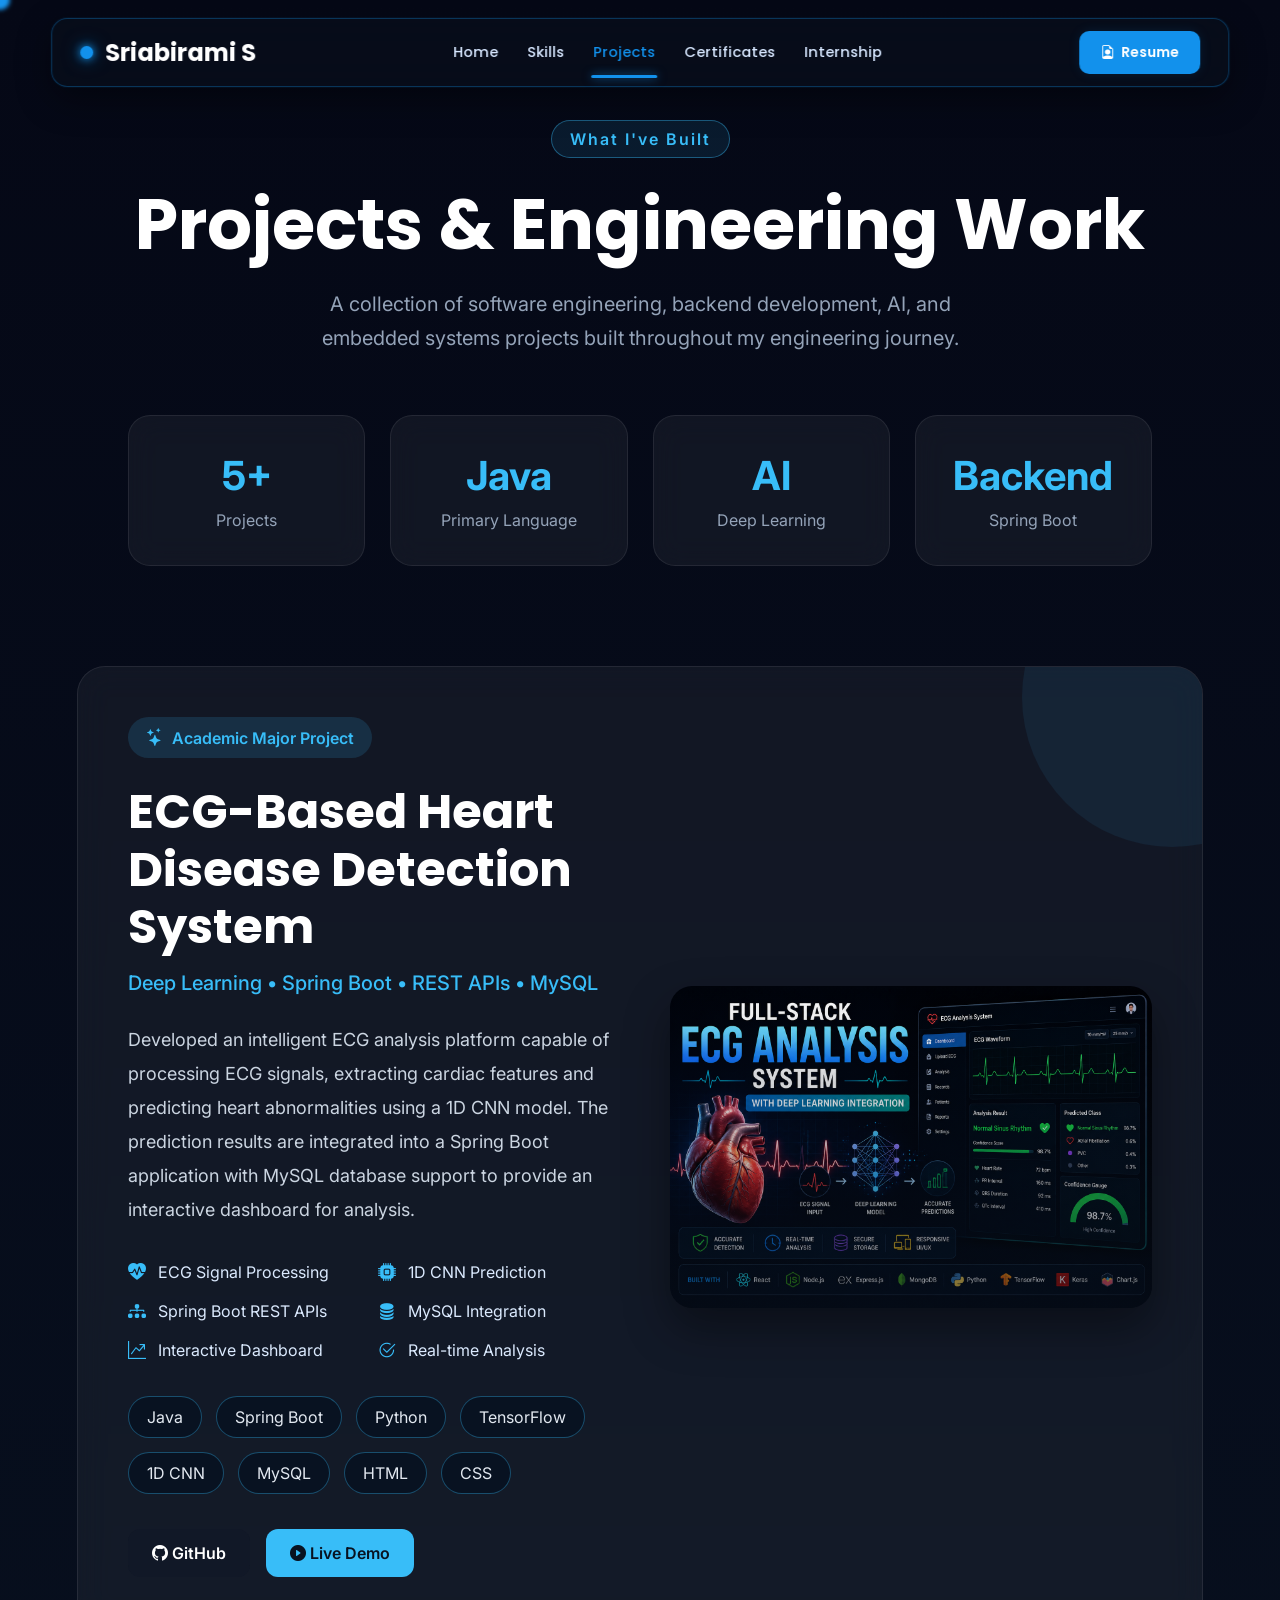
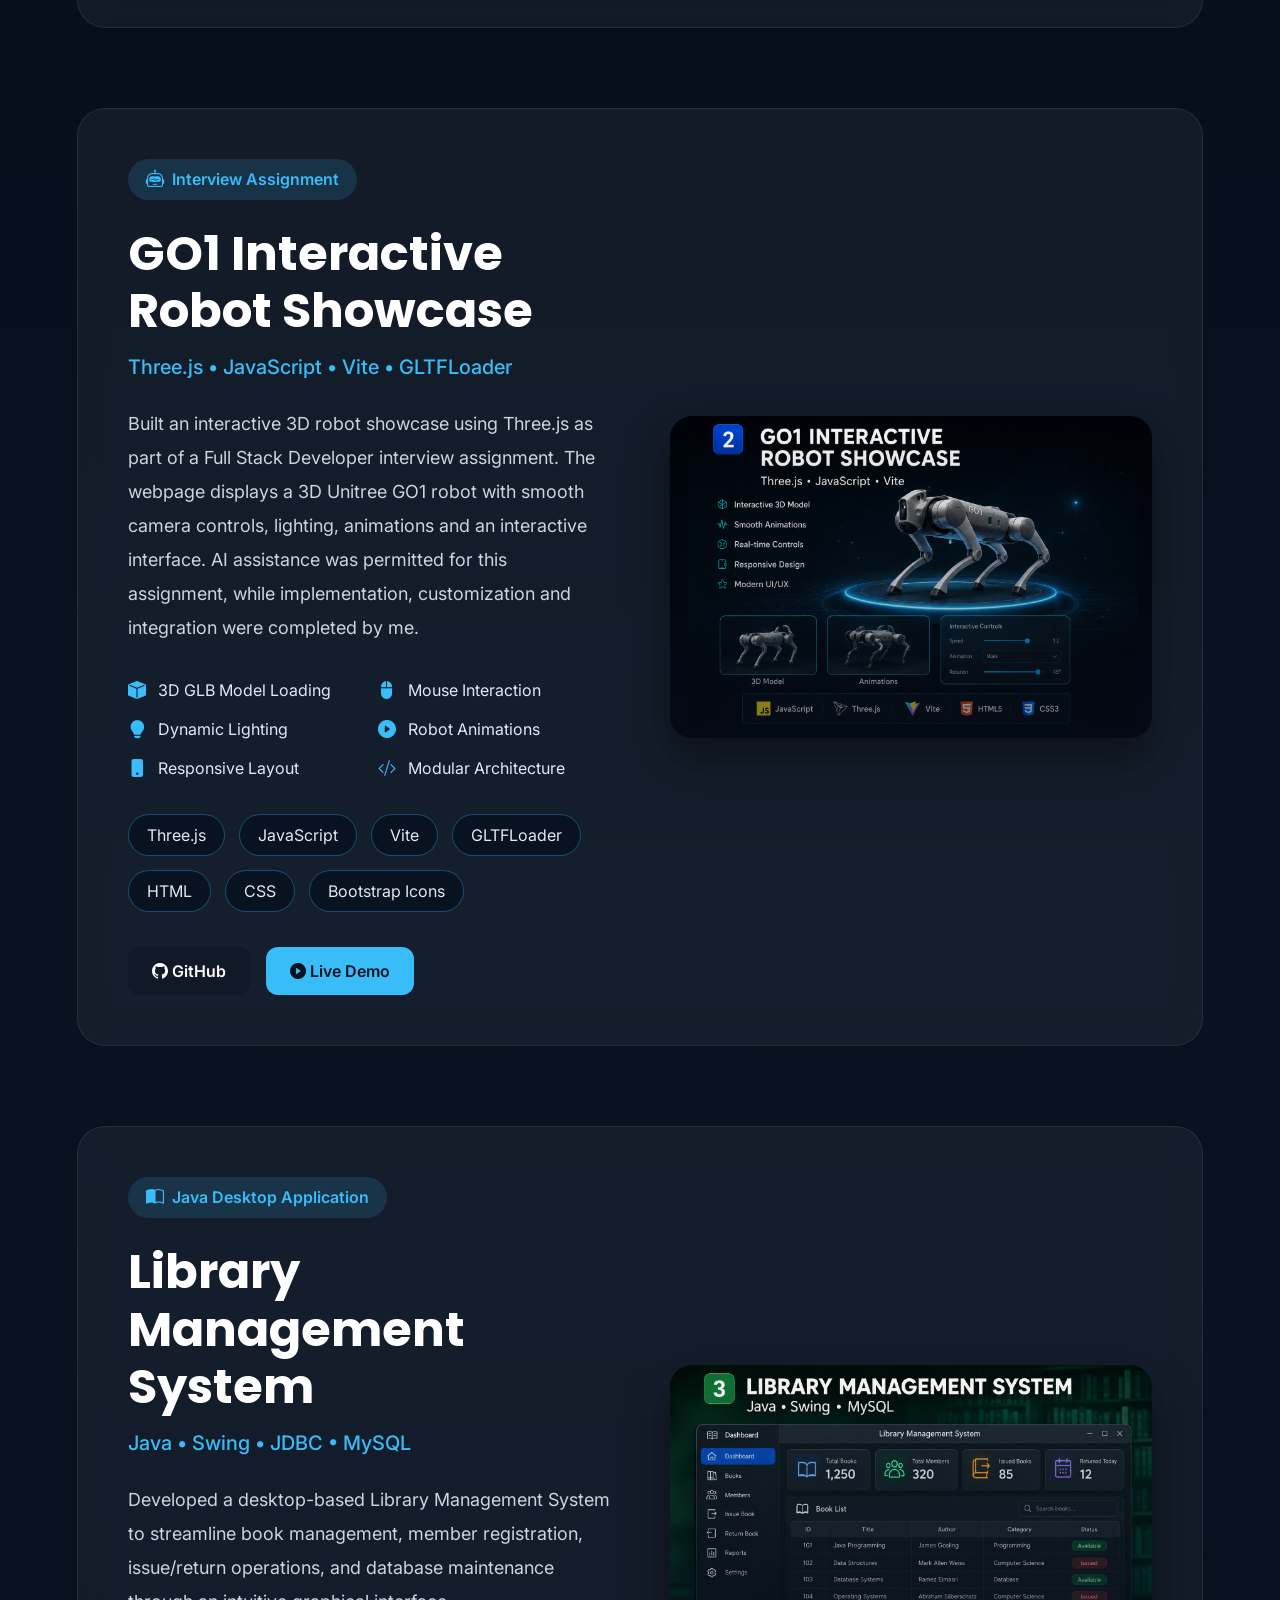
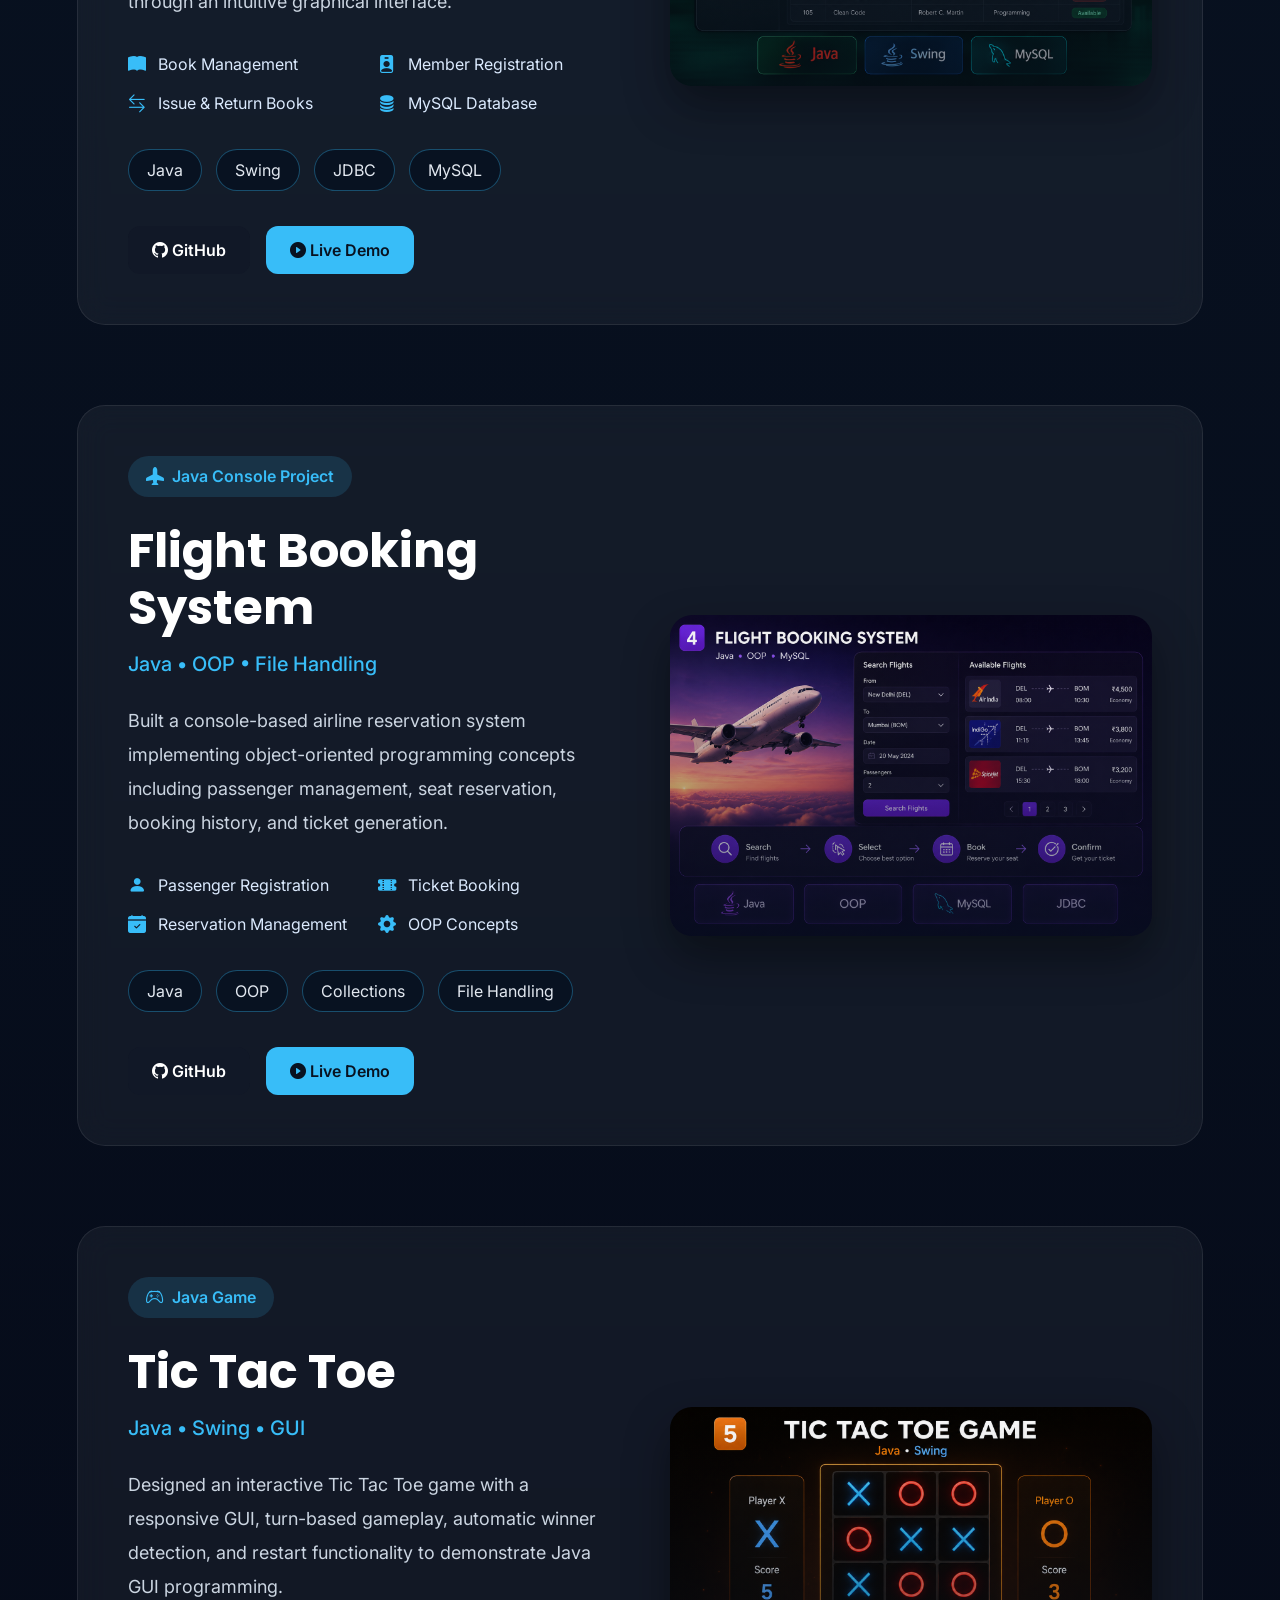
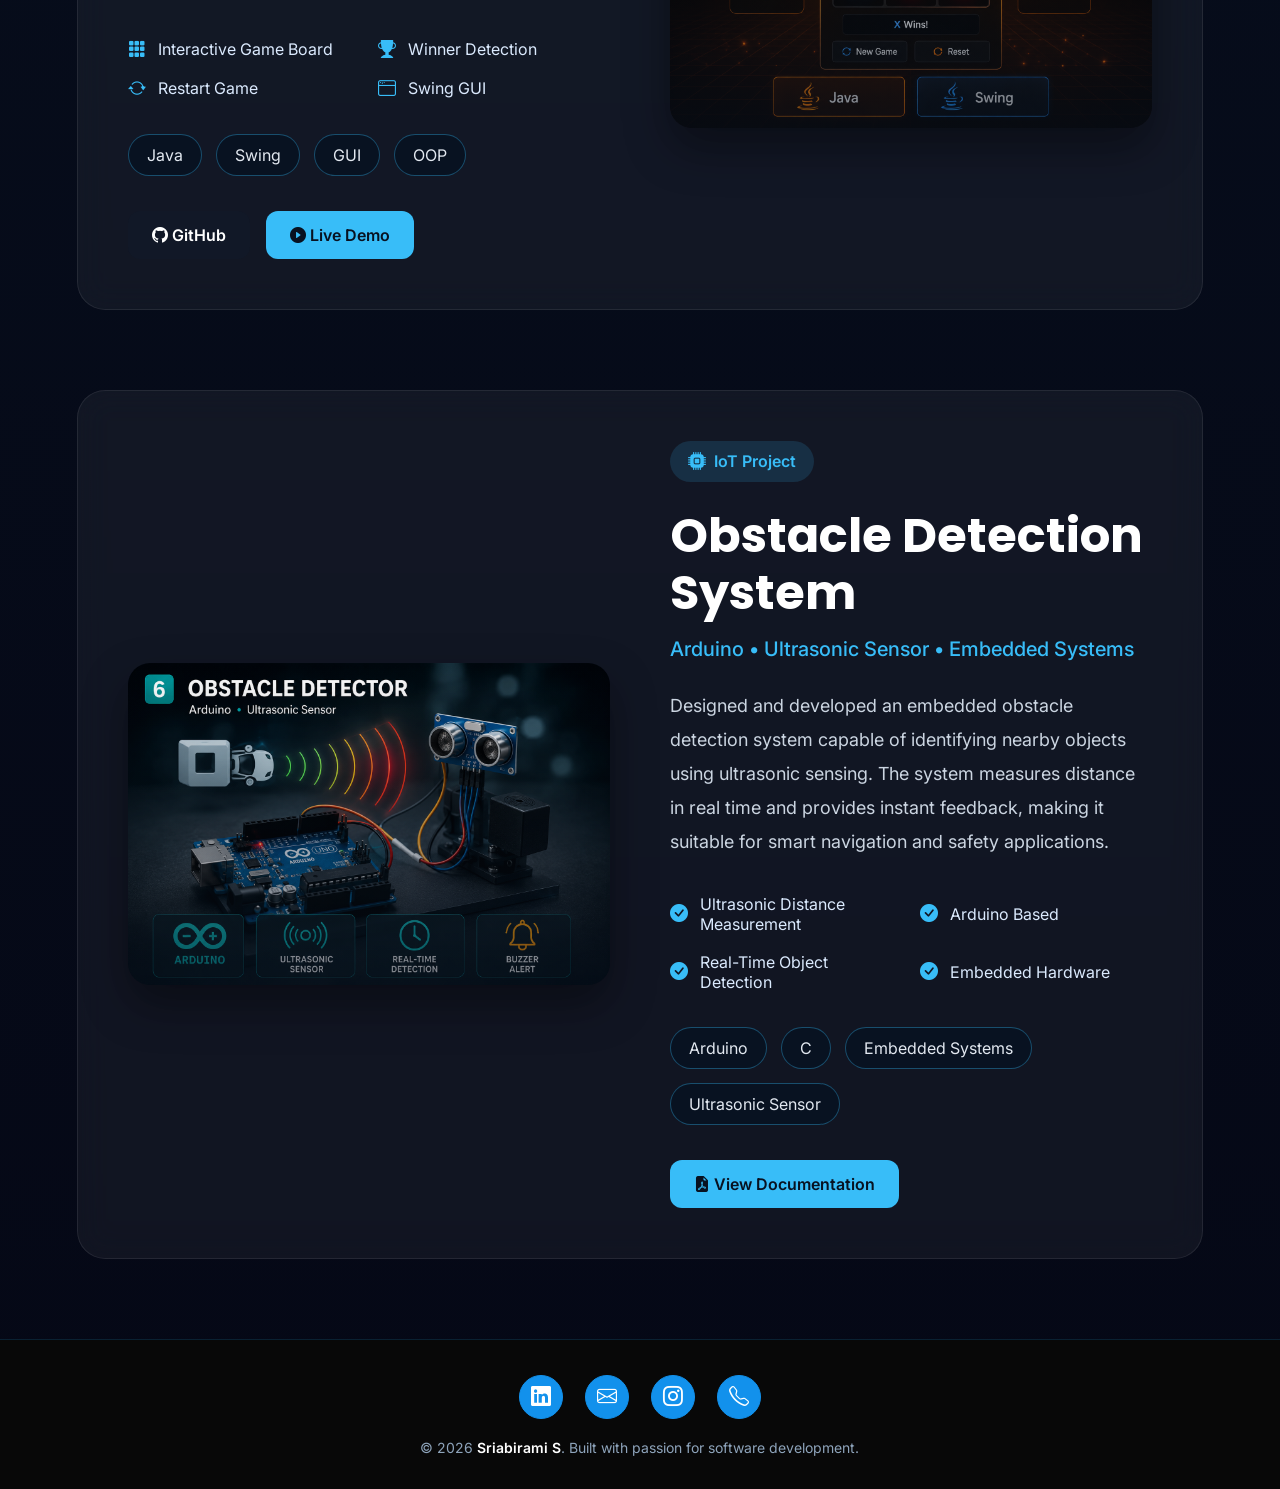
<file: Projects.html>
<!DOCTYPE html>
<html lang="en">
<head>
  <meta charset="UTF-8" />
  <meta name="viewport" content="width=device-width, initial-scale=1.0"/>
  <!-- Google Fonts -->
<link rel="preconnect" href="https://fonts.googleapis.com">
<link rel="preconnect" href="https://fonts.gstatic.com" crossorigin>

<link href="https://fonts.googleapis.com/css2?family=Poppins:wght@400;500;600;700;800&family=Inter:wght@300;400;500;600;700&display=swap" rel="stylesheet">
  <title>Projects</title>
  <link rel="icon" type="image/png" href="./indeximages/favicon.png" />

  <link rel="stylesheet" href="./assets/css/pro.css" />

<link rel="stylesheet" href="./assets/css/common/footer.css">
<link rel="stylesheet" href="./assets/css/common/variables.css">

<link rel="stylesheet" href="./assets/css/common/cursor.css">
  <link rel="stylesheet" href="https://cdn.jsdelivr.net/npm/bootstrap-icons@1.11.3/font/bootstrap-icons.min.css"/>
    <link rel="stylesheet" href="./assets/css/common/navbar.css">

  <!-- <link rel="stylesheet"
href="https://cdnjs.cloudflare.com/ajax/libs/font-awesome/6.7.1/css/all.min.css"> -->
</head>

<body>
<header class="navbar">

    <div class="logo">

        <span class="logo-dot"></span>

        <h2>Sriabirami S</h2>

    </div>


    <nav>

        <ul class="nav-links">

            <li>
                <a href="index.html">Home</a>
            </li>

            <li>
                <a href="Skills.html">Skills</a>
            </li>

            <li>
                <a  class="active" href="Projects.html">Projects</a>
            </li>

            <li>
                <a href="certification.html">Certificates</a>
            </li>

            <li>
                <a href="protosem.html">Internship</a>
            </li>

        </ul>

    </nav>


    <a href="./assets/Sriabirami_S_Resume.pdf"
       class="resume-btn"
       target="_blank">

        <i class="bi bi-file-earmark-person"></i>

        Resume

    </a>


    <button
        class="menu-toggle"
        aria-label="Open navigation menu"
        aria-expanded="false">

        <span></span>
        <span></span>
        <span></span>

    </button>

</header>
  <section class="hero">

<span class="tag">

What I've Built
</span>

<h1>

Projects & Engineering Work
</h1>

<p>

A collection of software engineering, backend development,
AI, and embedded systems projects built throughout my
engineering journey.

</p>

</section>
<section class="stats">

<div>

<h2>5+</h2>

<p>Projects</p>

</div>

<div>

<h2>Java</h2>

<p>Primary Language</p>

</div>

<div>

<h2>AI</h2>

<p>Deep Learning</p>

</div>

<div>

<h2>Backend</h2>

<p>Spring Boot</p>

</div>

</section>

  <!-- Project 1 -->
<!-- ================= FEATURED PROJECT ================= -->

<section class="project-card featured">

    <div class="card-content">

        <span class="project-badge">
            <i class="bi bi-stars"></i>
            Academic Major Project
        </span>

        <h2>
            ECG-Based Heart Disease Detection System
        </h2>

        <h4>
            Deep Learning • Spring Boot • REST APIs • MySQL
        </h4>

        <p>

            Developed an intelligent ECG analysis platform capable of
            processing ECG signals, extracting cardiac features and
            predicting heart abnormalities using a 1D CNN model.
            The prediction results are integrated into a Spring Boot
            application with MySQL database support to provide an
            interactive dashboard for analysis.

        </p>

        <div class="feature-grid">

            <div class="feature">
                <i class="bi bi-heart-pulse-fill"></i>
                ECG Signal Processing
            </div>

            <div class="feature">
                <i class="bi bi-cpu-fill"></i>
                1D CNN Prediction
            </div>

            <div class="feature">
                <i class="bi bi-diagram-3-fill"></i>
                Spring Boot REST APIs
            </div>

            <div class="feature">
                <i class="bi bi-database-fill"></i>
                MySQL Integration
            </div>

            <div class="feature">
                <i class="bi bi-graph-up-arrow"></i>
                Interactive Dashboard
            </div>

            <div class="feature">
                <i class="bi bi-check2-circle"></i>
                Real-time Analysis
            </div>

        </div>

        <div class="tech-stack">

            <span>Java</span>

            <span>Spring Boot</span>

            <span>Python</span>

            <span>TensorFlow</span>

            <span>1D CNN</span>

            <span>MySQL</span>

            <span>HTML</span>

            <span>CSS</span>

        </div>

       <div class="project-buttons">

            <a href="https://github.com/Sriabirami-S/My_Projects/tree/main/Final_Year_Project" class="github-btn">
                <i class="bi bi-github"></i>
                GitHub
            </a>

            <a href="https://drive.google.com/file/d/1mabJYxQZ6CvsszOtM0jRU15FgukthOJ4/view?usp=sharing" class="demo-btn">
                <i class="bi bi-play-circle-fill"></i>
                Live Demo
            </a>

        </div>

    </div>

    <div class="card-image">

        <div class="image-wrapper">

            <img
                src="./projectsimages/ecg.png"
                alt="ECG Analysis System">

        </div>

    </div>

</section>

<!-- ================= END FEATURED PROJECT ================= -->
 <!-- ================= GO1 PROJECT ================= -->

<section class="project-card">

    <div class="card-image">

        <div class="image-wrapper">

            <img
                src="./projectsimages/go1.png"
                alt="GO1 Interactive Robot Showcase">

        </div>

    </div>

    <div class="card-content">

        <span class="project-badge">
            <i class="bi bi-robot"></i>
            Interview Assignment
        </span>

        <h2>
            GO1 Interactive Robot Showcase
        </h2>

        <h4>
            Three.js • JavaScript • Vite • GLTFLoader
        </h4>

        <p>

            Built an interactive 3D robot showcase using Three.js as part
            of a Full Stack Developer interview assignment. The webpage
            displays a 3D Unitree GO1 robot with smooth camera controls,
            lighting, animations and an interactive interface. AI assistance
            was permitted for this assignment, while implementation,
            customization and integration were completed by me.

        </p>

        <div class="feature-grid">

            <div class="feature">
                <i class="bi bi-box-fill"></i>
                3D GLB Model Loading
            </div>

            <div class="feature">
                <i class="bi bi-mouse2-fill"></i>
                Mouse Interaction
            </div>

            <div class="feature">
                <i class="bi bi-lightbulb-fill"></i>
                Dynamic Lighting
            </div>

            <div class="feature">
                <i class="bi bi-play-circle-fill"></i>
                Robot Animations
            </div>

            <div class="feature">
                <i class="bi bi-phone-fill"></i>
                Responsive Layout
            </div>

            <div class="feature">
                <i class="bi bi-code-slash"></i>
                Modular Architecture
            </div>

        </div>

        <div class="tech-stack">

            <span>Three.js</span>

            <span>JavaScript</span>

            <span>Vite</span>

            <span>GLTFLoader</span>

            <span>HTML</span>

            <span>CSS</span>

            <span>Bootstrap Icons</span>

        </div>

        <div class="project-buttons">

            <a href="https://github.com/Sriabirami-S/dynamic-robot" class="github-btn">
                <i class="bi bi-github"></i>
                GitHub
            </a>

            <a href=" https://sriabirami-s.github.io/dynamic-robot/" class="demo-btn">
                <i class="bi bi-play-circle-fill"></i>
                Live Demo
            </a>

        </div>

    </div>

</section>

<!-- ================= END GO1 PROJECT ================= -->

<!-- ================= LIBRARY MANAGEMENT ================= -->

<section class="project-card">

    <div class="card-content">

        <span class="project-badge">
            <i class="bi bi-book-half"></i>
            Java Desktop Application
        </span>

        <h2>Library Management System</h2>

        <h4>Java • Swing • JDBC • MySQL</h4>

        <p>
            Developed a desktop-based Library Management System to streamline
            book management, member registration, issue/return operations,
            and database maintenance through an intuitive graphical interface.
        </p>

        <div class="feature-grid">

            <div class="feature">
                <i class="bi bi-book-fill"></i>
                Book Management
            </div>

            <div class="feature">
                <i class="bi bi-person-badge-fill"></i>
                Member Registration
            </div>

            <div class="feature">
                <i class="bi bi-arrow-left-right"></i>
                Issue & Return Books
            </div>

            <div class="feature">
                <i class="bi bi-database-fill"></i>
                MySQL Database
            </div>

        </div>

        <div class="tech-stack">

            <span>Java</span>
            <span>Swing</span>
            <span>JDBC</span>
            <span>MySQL</span>

        </div>

       <div class="project-buttons">

            <a href="https://github.com/Sriabirami-S/My_Projects/tree/main/Java%20Projects/Library%20Management%20System" class="github-btn">
                <i class="bi bi-github"></i>
                GitHub
            </a>

            <a href="https://drive.google.com/file/d/1sr0Q30ZSvilyR_pxbAc3U_DUtmpAWaxh/view?usp=sharing" class="demo-btn">
                <i class="bi bi-play-circle-fill"></i>
                Live Demo
            </a>

        </div>

    </div>

    <div class="card-image">

        <div class="image-wrapper">

            <img src="./projectsimages/libmanagement.png"
                 alt="Library Management">

        </div>

    </div>

</section>
<!-- ================= FLIGHT BOOKING ================= -->

<section class="project-card">

    <div class="card-image">

        <div class="image-wrapper">

            <img src="./projectsimages/flight.png"
                 alt="Flight Booking">

        </div>

    </div>

    <div class="card-content">

        <span class="project-badge">
            <i class="bi bi-airplane-fill"></i>
            Java Console Project
        </span>

        <h2>Flight Booking System</h2>

        <h4>Java • OOP • File Handling</h4>

        <p>
            Built a console-based airline reservation system implementing
            object-oriented programming concepts including passenger
            management, seat reservation, booking history, and ticket generation.
        </p>

        <div class="feature-grid">

            <div class="feature">

                <i class="bi bi-person-fill"></i>

                Passenger Registration

            </div>

            <div class="feature">

                <i class="bi bi-ticket-perforated-fill"></i>

                Ticket Booking

            </div>

            <div class="feature">

                <i class="bi bi-calendar-check-fill"></i>

                Reservation Management

            </div>

            <div class="feature">

                <i class="bi bi-gear-fill"></i>

                OOP Concepts

            </div>

        </div>

        <div class="tech-stack">

            <span>Java</span>

            <span>OOP</span>

            <span>Collections</span>

            <span>File Handling</span>

        </div>

      <div class="project-buttons">

            <a href="https://github.com/Sriabirami-S/My_Projects/tree/main/Java%20Projects/Flight%20Booking%20System" class="github-btn">
                <i class="bi bi-github"></i>
                GitHub
            </a>

            <a href="https://drive.google.com/file/d/1SIUl4G-RghpHycISL95HbH8Hg_ttOZ4l/view?usp=sharing" class="demo-btn">
                <i class="bi bi-play-circle-fill"></i>
                Live Demo
            </a>

        </div>
    </div>

</section>
<!-- ================= TIC TAC TOE ================= -->

<section class="project-card">

    <div class="card-content">

        <span class="project-badge">
            <i class="bi bi-controller"></i>
            Java Game
        </span>

        <h2>Tic Tac Toe</h2>

        <h4>Java • Swing • GUI</h4>

        <p>
            Designed an interactive Tic Tac Toe game with a responsive GUI,
            turn-based gameplay, automatic winner detection, and restart
            functionality to demonstrate Java GUI programming.
        </p>

        <div class="feature-grid">

            <div class="feature">

                <i class="bi bi-grid-3x3-gap-fill"></i>

                Interactive Game Board

            </div>

            <div class="feature">

                <i class="bi bi-trophy-fill"></i>

                Winner Detection

            </div>

            <div class="feature">

                <i class="bi bi-arrow-repeat"></i>

                Restart Game

            </div>

            <div class="feature">

                <i class="bi bi-window"></i>

                Swing GUI

            </div>

        </div>

        <div class="tech-stack">

            <span>Java</span>

            <span>Swing</span>

            <span>GUI</span>

            <span>OOP</span>

        </div>

       <div class="project-buttons">

            <a href="https://github.com/Sriabirami-S/My_Projects/tree/main/Java%20Projects/Tic%20Tac%20Toe" class="github-btn">
                <i class="bi bi-github"></i>
                GitHub
            </a>

            <a href="https://drive.google.com/file/d/1dUcRU604g5NnIas4keu3eEOUXXQmmo2h/view?usp=sharing" class="demo-btn">
                <i class="bi bi-play-circle-fill"></i>
                Live Demo
            </a>

        </div>

    </div>

    <div class="card-image">

        <div class="image-wrapper">

            <img src="./projectsimages/tic.png"
                 alt="Tic Tac Toe">

        </div>

    </div>

</section>
<!-- ================= OBSTACLE DETECTOR ================= -->

<section class="project-card">

    <div class="card-content">

        <span class="project-badge">
            <i class="bi bi-cpu-fill"></i>
            IoT Project
        </span>

        <h2>Obstacle Detection System</h2>

        <h4>
            Arduino • Ultrasonic Sensor • Embedded Systems
        </h4>

        <p>

            Designed and developed an embedded obstacle detection system
            capable of identifying nearby objects using ultrasonic sensing.
            The system measures distance in real time and provides instant
            feedback, making it suitable for smart navigation and safety
            applications.

        </p>

        <div class="feature-grid">

            <div class="feature">
                <i class="bi bi-check-circle-fill"></i>
                Ultrasonic Distance Measurement
            </div>

            <div class="feature">
                <i class="bi bi-check-circle-fill"></i>
                Arduino Based
            </div>

            <div class="feature">
                <i class="bi bi-check-circle-fill"></i>
                Real-Time Object Detection
            </div>

            <div class="feature">
                <i class="bi bi-check-circle-fill"></i>
                Embedded Hardware
            </div>

        </div>

        <div class="tech-stack">

            <span>Arduino</span>
            <span>C</span>
            <span>Embedded Systems</span>
            <span>Ultrasonic Sensor</span>

        </div>

        <div class="project-buttons">

            

            <a href="https://github.com/Sriabirami-S/My_Projects/blob/main/OBSTACLE%20DETECTOR.pdf" class="demo-btn">
                <i class="bi bi-file-earmark-pdf-fill"></i>
                View Documentation
            </a>

        </div>

    </div>

    <div class="card-image">

        <div class="image-wrapper">

            <img src="./projectsimages/obs.png"
                 alt="Obstacle Detector">

            <div class="image-overlay">

                <span>
                    Embedded Project
                </span>

            </div>

        </div>

    </div>

</section>

<!-- ================= END ================= -->
  <!-- Footer -->
<footer class="site-footer">

    <div class="footer-content">

        <div class="footer-icons">

            <a
                href="https://www.linkedin.com/in/sriabiramis/"
                target="_blank"
                rel="noopener noreferrer"
                aria-label="LinkedIn"
            >
                <i class="bi bi-linkedin"></i>
            </a>


            <a
                href="https://mail.google.com/mail/?view=cm&fs=1&to=abiramisaravanan100@gmail.com"
                aria-label="Email"
            >
                <i class="bi bi-envelope"></i>
            </a>


            <a
                href="https://www.instagram.com/abi__0210/"
                target="_blank"
                rel="noopener noreferrer"
                aria-label="Instagram"
            >
                <i class="bi bi-instagram"></i>
            </a>


            <a
                href="tel:+9361275297"
                aria-label="Phone"
            >
                <i class="bi bi-telephone"></i>
            </a>

        </div>


        <p>
            © 2026
            <span class="footer-name">Sriabirami S</span>.
            Built with passion for software development.
        </p>

    </div>

</footer>

  <div class="pointer"></div>

  
  <script src="./assets/js/navbar.js"></script>
  <script src="./assets/js/cursor.js"></script>
</body>
</html>
</file>
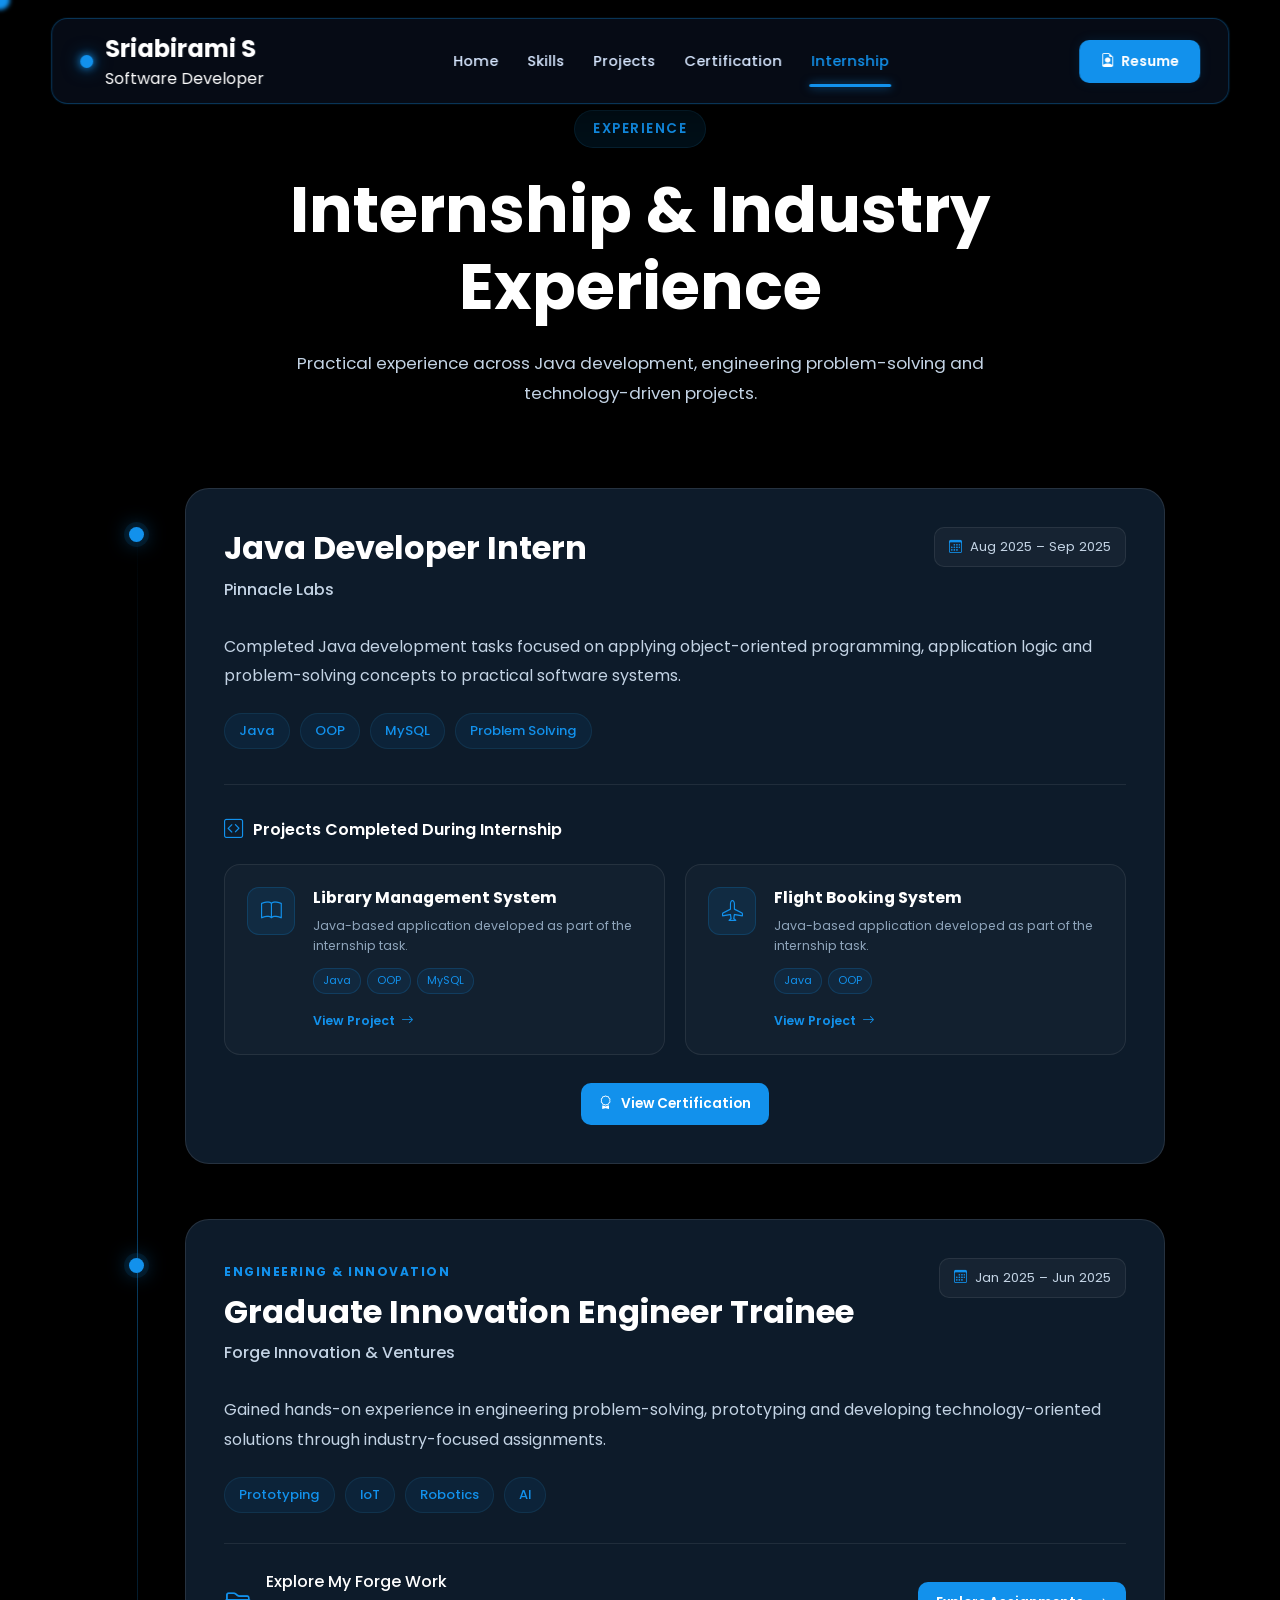
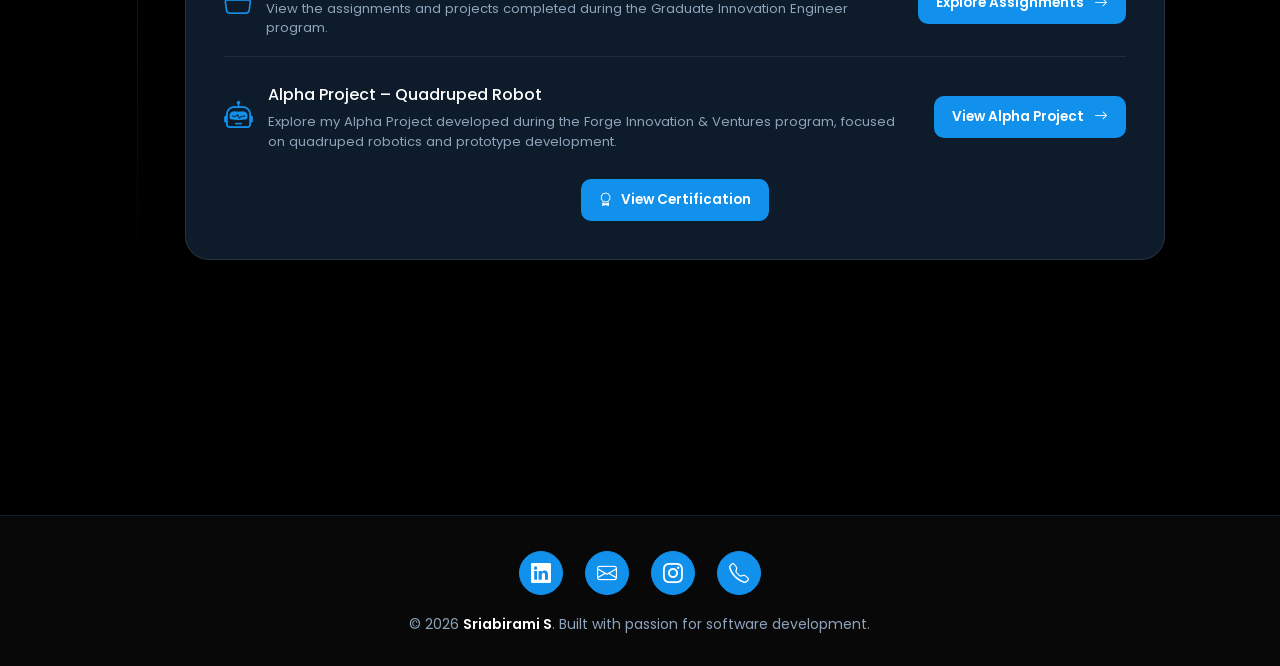
<file: protosem.html>
<!DOCTYPE html>
<html lang="en">

<head>

  <meta charset="UTF-8">
  <meta name="viewport" content="width=device-width, initial-scale=1.0">

  <title>Internship | Sriabirami S</title>

  <link rel="icon" type="image/png" href="./indeximages/favicon.png">

  <!-- Bootstrap Icons -->
  <link
    rel="stylesheet"
    href="https://cdn.jsdelivr.net/npm/bootstrap-icons@1.11.3/font/bootstrap-icons.min.css"
  >

  <!-- Common Theme -->
  <link rel="stylesheet" href="./assets/css/common/variables.css">

  <!-- Common Components -->
  <link rel="stylesheet" href="./assets/css/common/navbar.css">
  <link rel="stylesheet" href="./assets/css/common/footer.css">
  <link rel="stylesheet" href="./assets/css/common/cursor.css">

  <!-- Internship Page -->
  <link rel="stylesheet" href="./assets/css/protosemstyle.css">

</head>


<body>


  <!-- =========================================
       NAVBAR
  ========================================== -->

  <nav class="navbar">

    <div class="logo">

      <span class="logo-dot"></span>

      <div>

        <h2>Sriabirami S</h2>

        <p>Software Developer</p>

      </div>

    </div>


    <ul class="nav-links">

      <li>
        <a href="index.html">
          Home
        </a>
      </li>

      <li>
        <a href="Skills.html">
          Skills
        </a>
      </li>

      <li>
        <a href="Projects.html">
          Projects
        </a>
      </li>

      <li>
        <a href="certification.html">
          Certification
        </a>
      </li>

      <li>
        <a href="protosem.html" class="active">
          Internship
        </a>
      </li>

    </ul>


    <a href="./assets/Sriabirami_S_Resume.pdf"
       class="resume-btn"
       target="_blank">

        <i class="bi bi-file-earmark-person"></i>

        Resume

    </a>

  </nav>



  <!-- =========================================
       HERO
  ========================================== -->

  <header class="internship-hero">

    <span class="section-tag">
      EXPERIENCE
    </span>

    <h1>
      Internship &amp; Industry Experience
    </h1>

    <p>
      Practical experience across Java development,
      engineering problem-solving and technology-driven projects.
    </p>

  </header>



  <!-- =========================================
       INTERNSHIP TIMELINE
  ========================================== -->

  <main class="internship-section">


    <!-- =======================================
         PINNACLE LABS
    ======================================== -->

    <article class="internship-card featured">

      <div class="timeline-dot"></div>


      <!-- HEADER -->

      <div class="internship-card-header">

        <div>

          <h2>
            Java Developer Intern
          </h2>

          <h3>
            Pinnacle Labs
          </h3>

        </div>


        <div class="duration">

          <i class="bi bi-calendar3"></i>

          <span>
            Aug 2025 – Sep 2025
          </span>

        </div>

      </div>



      <!-- DESCRIPTION -->

      <div class="internship-description">

        <p>
          Completed Java development tasks focused on applying
          object-oriented programming, application logic and
          problem-solving concepts to practical software systems.
        </p>


        <div class="technology-list">

          <span>Java</span>
          <span>OOP</span>
          <span>MySQL</span>
          <span>Problem Solving</span>

        </div>

      </div>



      <!-- PROJECTS COMPLETED -->

      <div class="internship-projects">

        <div class="projects-heading">

          <i class="bi bi-code-square"></i>

          <h3>
            Projects Completed During Internship
          </h3>

        </div>


        <div class="internship-project-grid">


          <!-- LMS -->

          <div class="internship-project-card">

            <div class="project-icon">

              <i class="bi bi-book"></i>

            </div>


            <div class="project-info">

              <h4>
                Library Management System
              </h4>

              <p>
                Java-based application developed as part
                of the internship task.
              </p>


              <div class="project-tags">

                <span>Java</span>
                <span>OOP</span>
                <span>MySQL</span>

              </div>


              <a
                href="https://github.com/Sriabirami-S/My_Projects/tree/main/Java%20Projects/Library%20Management%20System"
                class="project-link"
                target="_blank"
              >
                View Project
                <i class="bi bi-arrow-right"></i>
              </a>

            </div>

          </div>



          <!-- FLIGHT BOOKING -->

          <div class="internship-project-card">

            <div class="project-icon">

              <i class="bi bi-airplane"></i>

            </div>


            <div class="project-info">

              <h4>
                Flight Booking System
              </h4>

              <p>
                Java-based application developed as part
                of the internship task.
              </p>


              <div class="project-tags">

                <span>Java</span>
                <span>OOP</span>

              </div>


              <a
                href="https://github.com/Sriabirami-S/My_Projects/tree/main/Java%20Projects/Flight%20Booking%20System"
                class="project-link"
                target="_blank"
              >
                View Project
                <i class="bi bi-arrow-right"></i>
              </a>

            </div>

          </div>


        </div>

      </div>


      <!-- PINNACLE CERTIFICATION -->

      <div class="internship-actions">

        <a
          href="./assets/java internship certificate.pdf"
          target="_blank"
          class="experience-btn"
        >

          <i class="bi bi-award"></i>

          View Certification

        </a>

      </div>

    </article>



    <!-- =======================================
         FORGE
    ======================================== -->

    <article class="internship-card">

      <div class="timeline-dot"></div>


      <!-- HEADER -->

      <div class="internship-card-header">

        <div>

          <span class="experience-label">
            ENGINEERING &amp; INNOVATION
          </span>

          <h2>
            Graduate Innovation Engineer Trainee
          </h2>

          <h3>
            Forge Innovation &amp; Ventures
          </h3>

        </div>


        <div class="duration">

          <i class="bi bi-calendar3"></i>

          <span>
            Jan 2025 – Jun 2025
          </span>

        </div>

      </div>



      <!-- DESCRIPTION -->

      <div class="internship-description">

        <p>
          Gained hands-on experience in engineering problem-solving,
          prototyping and developing technology-oriented solutions
          through industry-focused assignments.
        </p>


        <div class="technology-list">

          <span>Prototyping</span>
          <span>IoT</span>
          <span>Robotics</span>
          <span>AI</span>

        </div>

      </div>



      <!-- =====================================
           FORGE ASSIGNMENTS
      ====================================== -->

      <div class="forge-work">

        <div class="forge-work-text">

          <i class="bi bi-folder2-open"></i>

          <div>

            <h3>
              Explore My Forge Work
            </h3>

            <p>
              View the assignments and projects completed
              during the Graduate Innovation Engineer program.
            </p>

          </div>

        </div>


        <a
          href="Assignments.html"
          class="experience-btn"
        >

          Explore Assignments

          <i class="bi bi-arrow-right"></i>

        </a>

      </div>



      <!-- =====================================
           ALPHA PROJECT
      ====================================== -->

      <div class="forge-work alpha-project">

        <div class="forge-work-text">

          <i class="bi bi-robot"></i>

          <div>

            <h3>
              Alpha Project – Quadruped Robot
            </h3>

            <p>
              Explore my Alpha Project developed during
              the Forge Innovation &amp; Ventures program,
              focused on quadruped robotics and prototype development.
            </p>

          </div>

        </div>


        <!-- CHANGE alpha.html TO YOUR ACTUAL ALPHA PAGE -->

        <a
          href="alpha.html"
          class="experience-btn"
        >

          View Alpha Project

          <i class="bi bi-arrow-right"></i>

        </a>

      </div>



      <!-- FORGE CERTIFICATION -->

      <div class="internship-actions">

        <a
          href="./assets/forge internship completion certificate.pdf"
          target="_blank"
          class="experience-btn"
        >

          <i class="bi bi-award"></i>

          View Certification

        </a>

      </div>

    </article>


  </main>



  <!-- =========================================
       FOOTER
  ========================================== -->

  <footer class="site-footer">

    <div class="footer-content">

        <div class="footer-icons">

            <a
                href="https://www.linkedin.com/in/sriabiramis/"
                target="_blank"
                rel="noopener noreferrer"
                aria-label="LinkedIn"
            >
                <i class="bi bi-linkedin"></i>
            </a>


            <a
                href="https://mail.google.com/mail/?view=cm&fs=1&to=abiramisaravanan100@gmail.com"
                aria-label="Email"
            >
                <i class="bi bi-envelope"></i>
            </a>


            <a
                href="https://www.instagram.com/abi__0210/"
                target="_blank"
                rel="noopener noreferrer"
                aria-label="Instagram"
            >
                <i class="bi bi-instagram"></i>
            </a>


            <a
                href="tel:+9361275297"
                aria-label="Phone"
            >
                <i class="bi bi-telephone"></i>
            </a>

        </div>


        <p>
            © 2026
            <span class="footer-name">Sriabirami S</span>.
            Built with passion for software development.
        </p>

    </div>

</footer>



  <!-- =========================================
       CUSTOM CURSOR
  ========================================== -->

  <div class="pointer"></div>



  <!-- =========================================
       JAVASCRIPT
  ========================================== -->

  <script src="./assets/js/navbar.js"></script>

  <script src="./assets/js/cursor.js"></script>


</body>

</html>
</file>
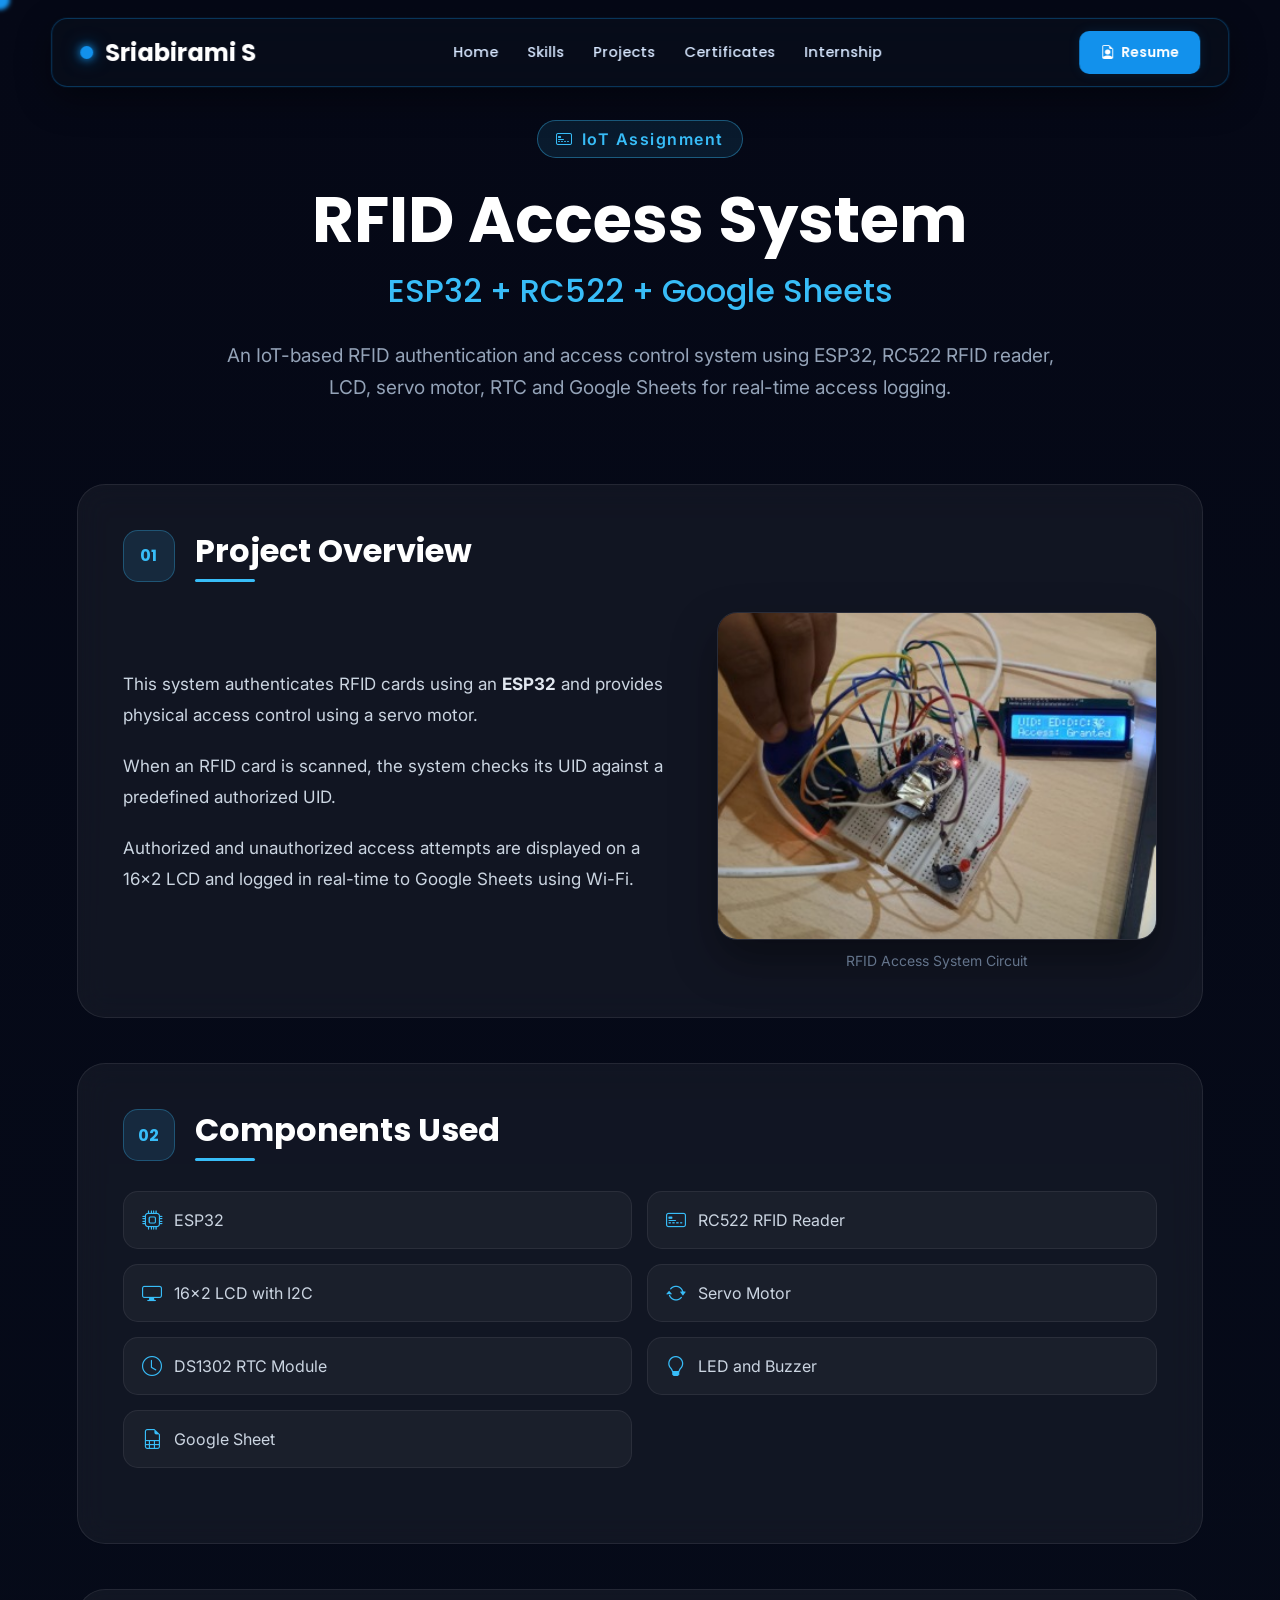
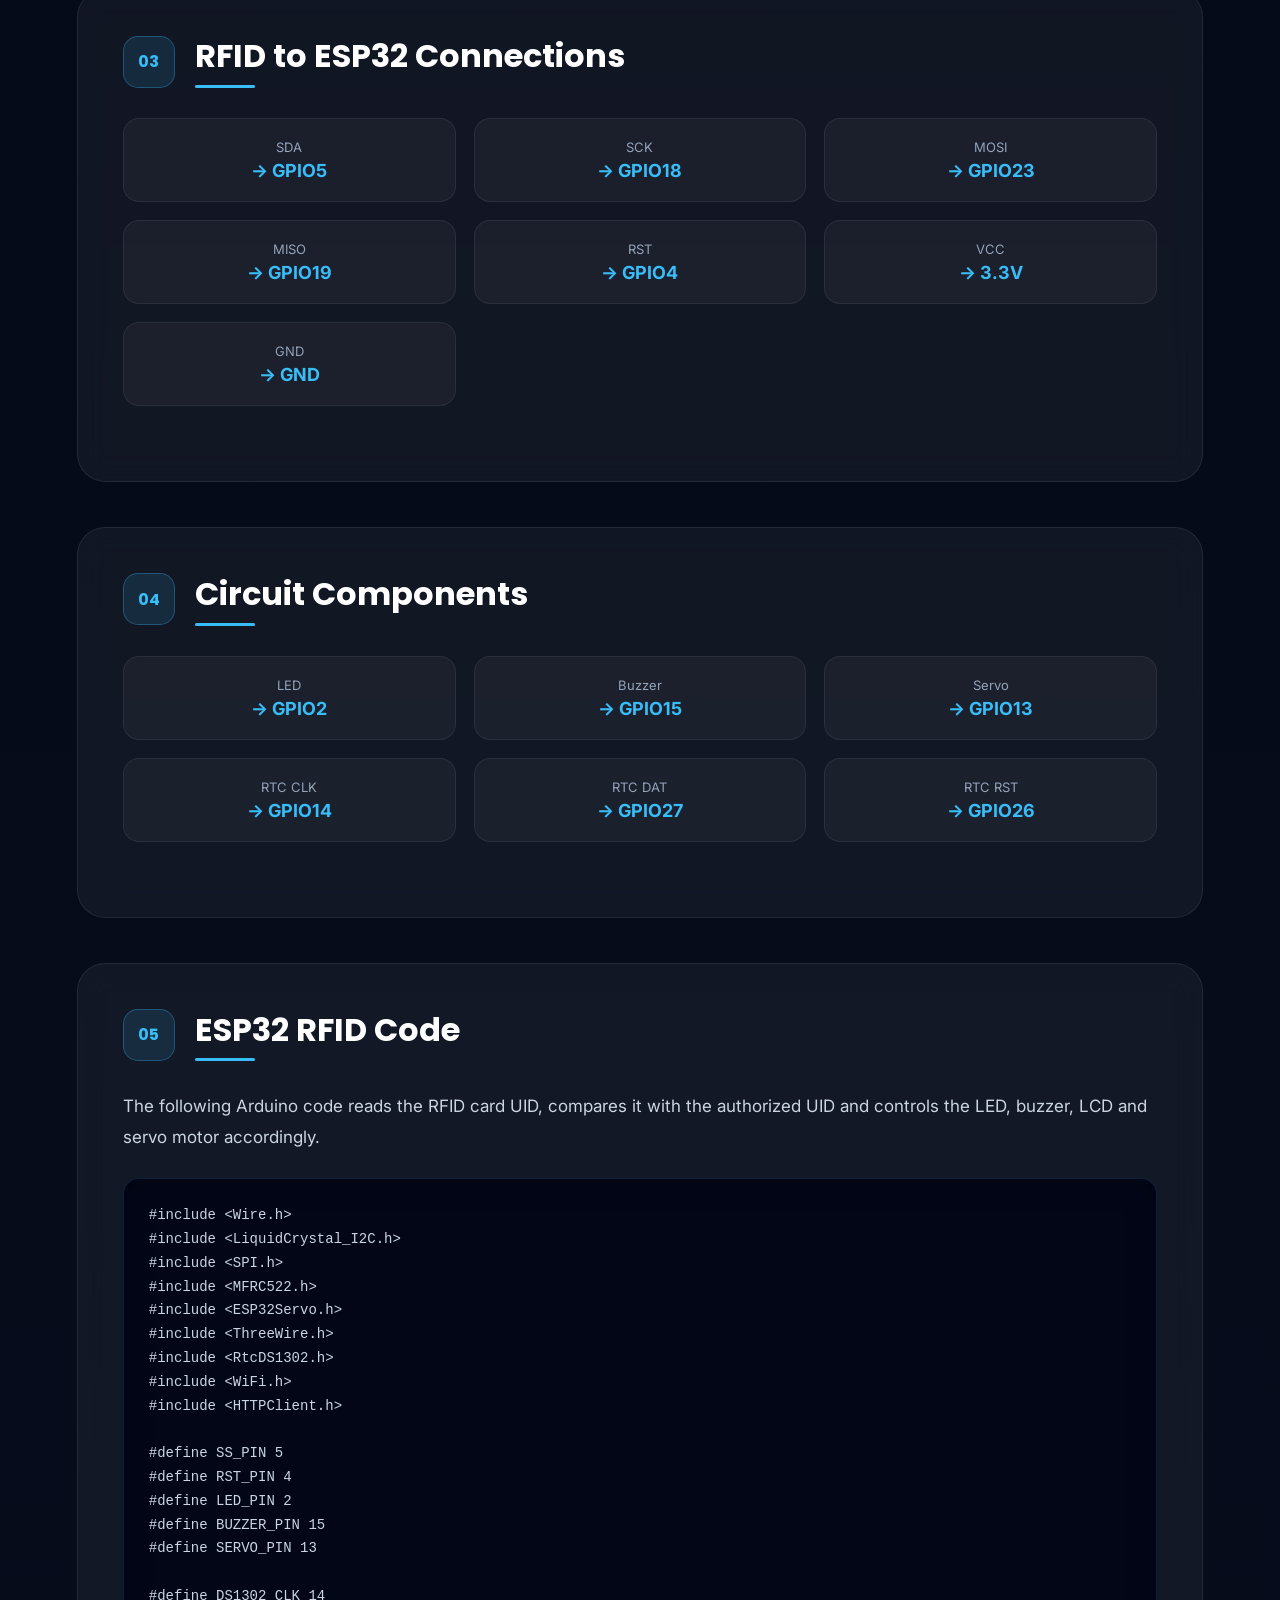
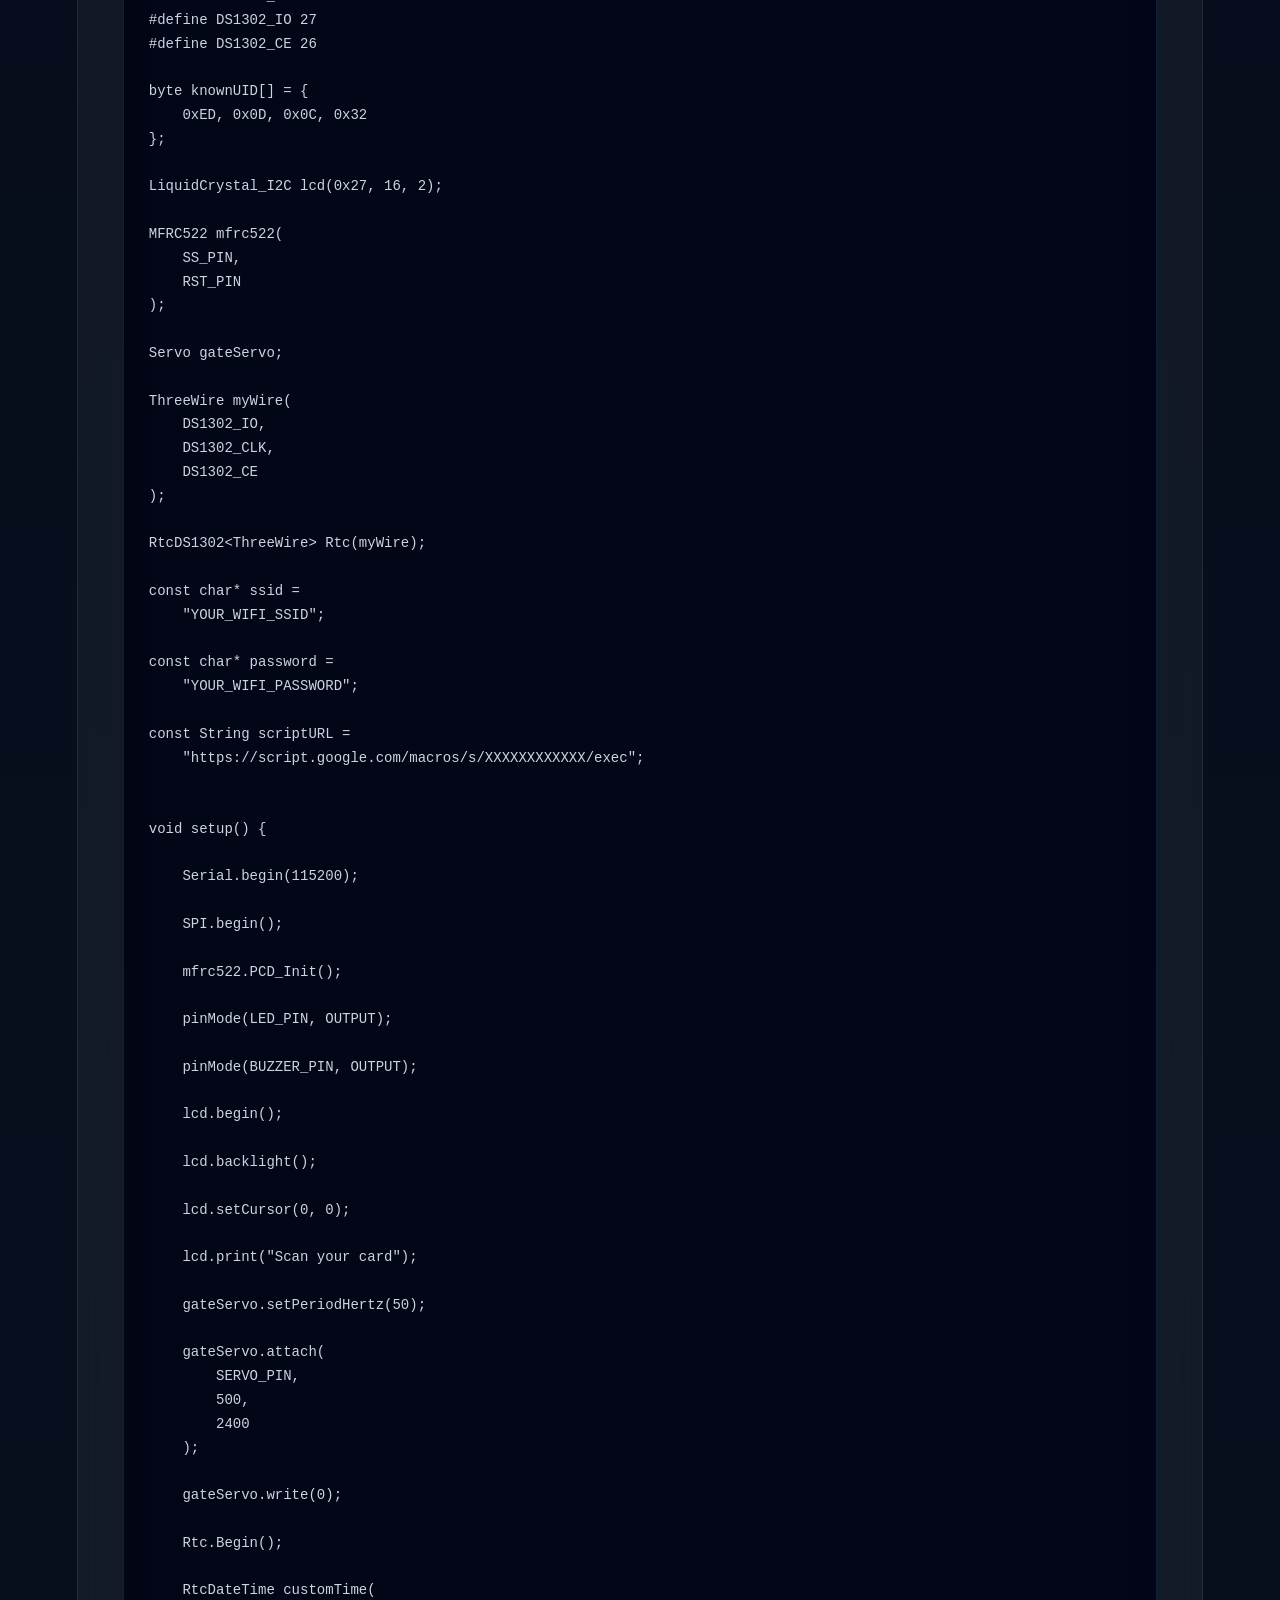
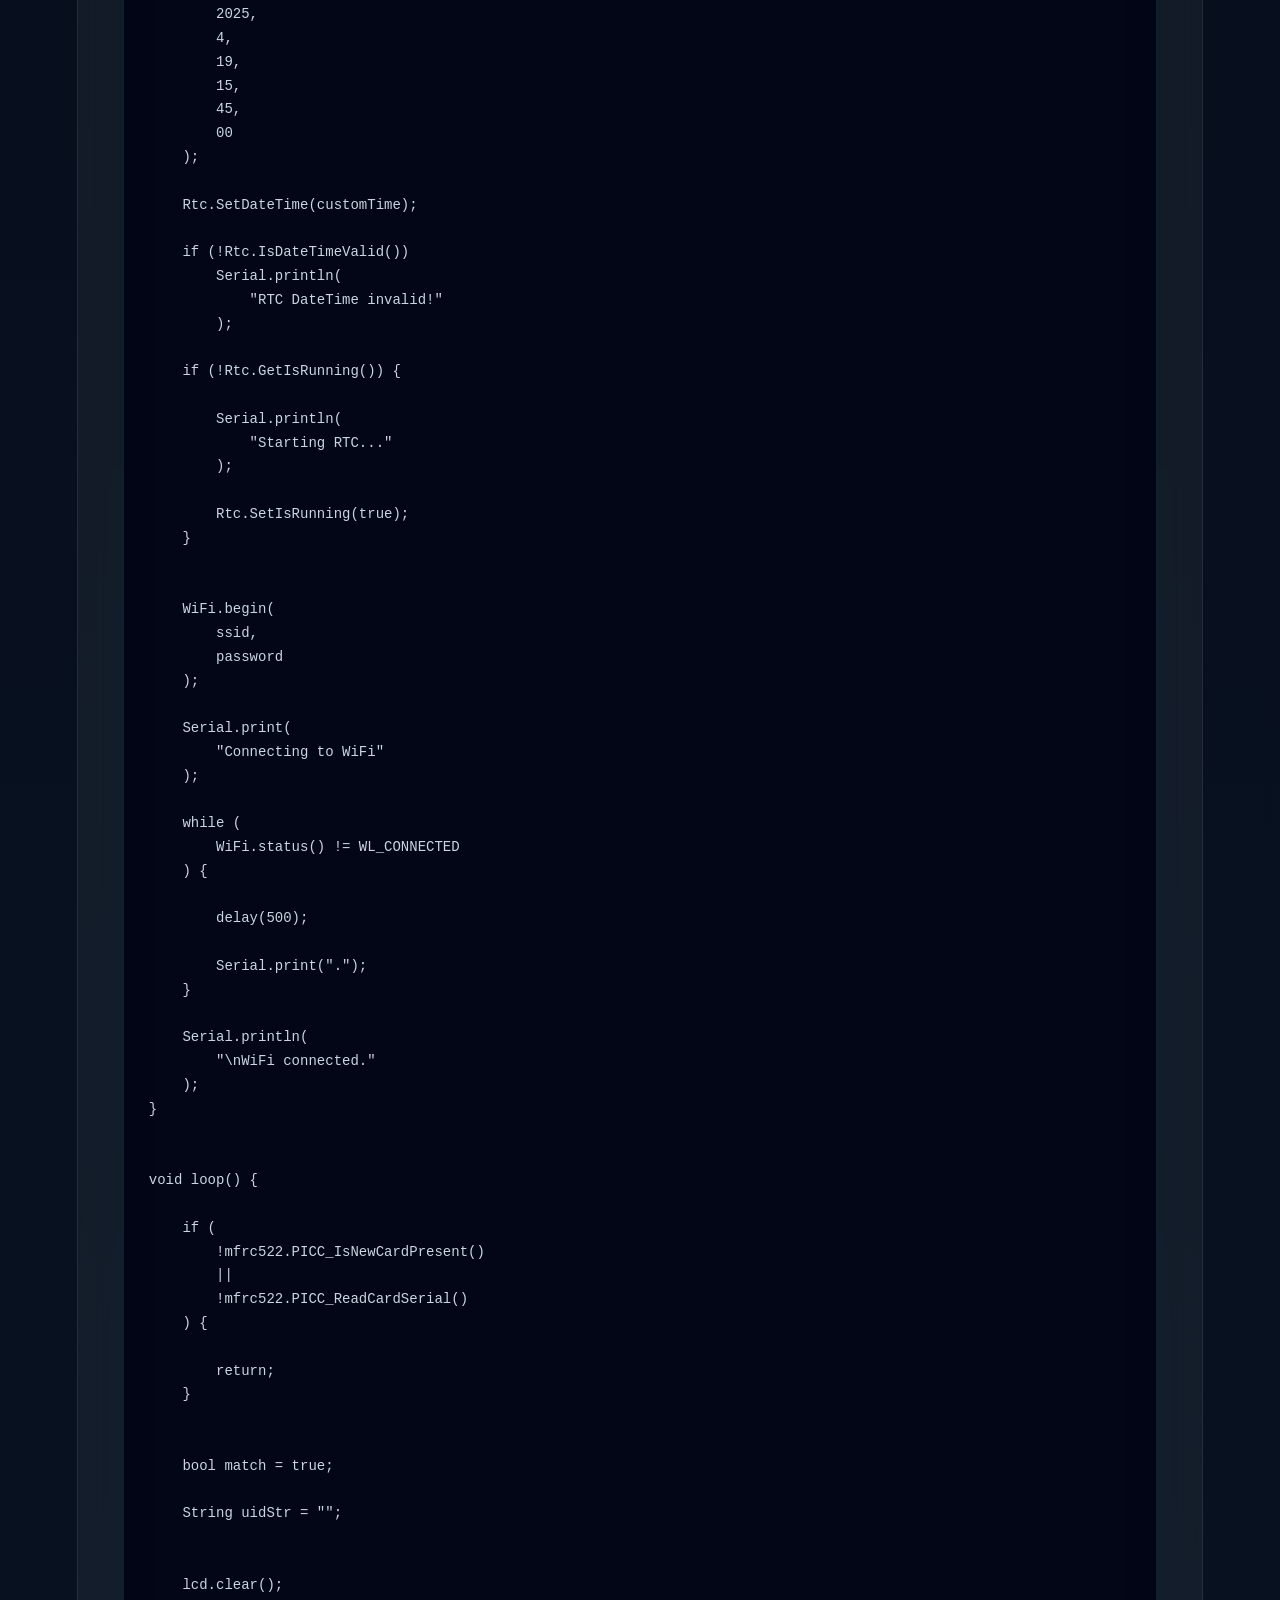
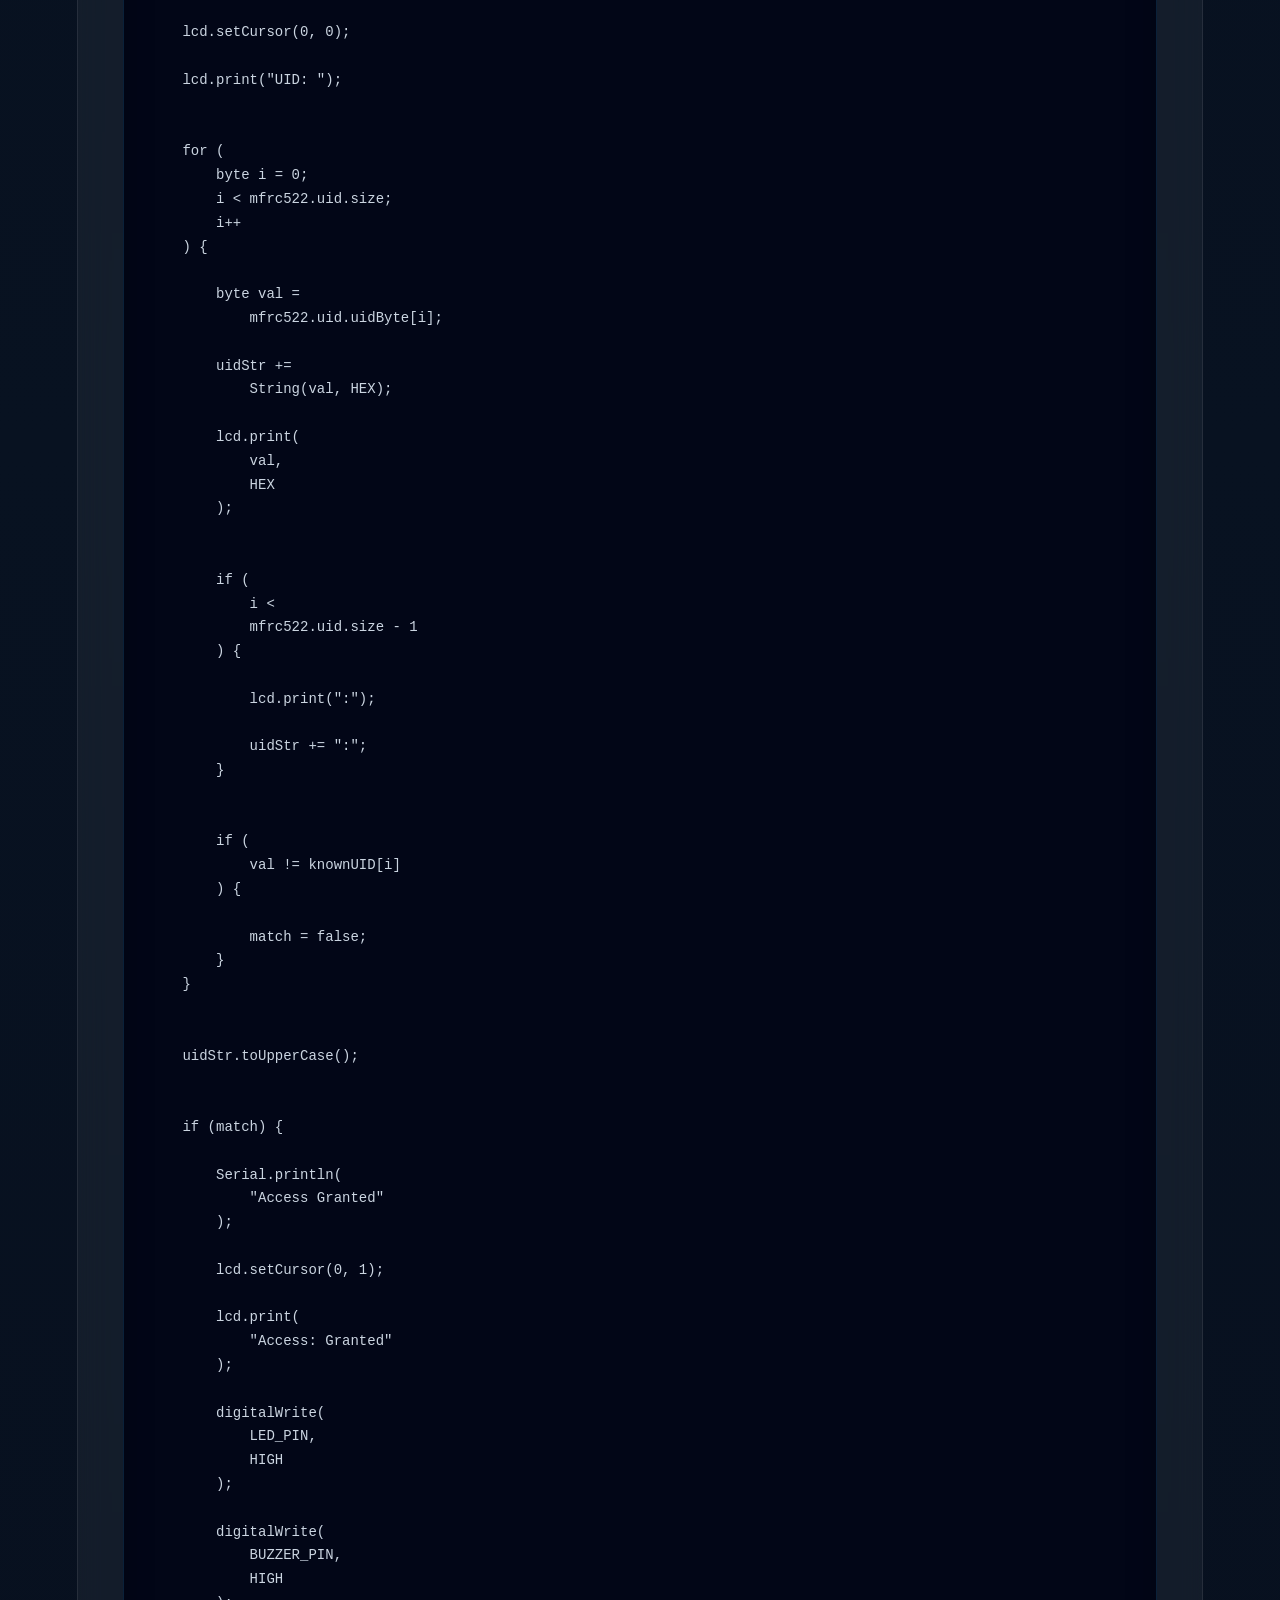
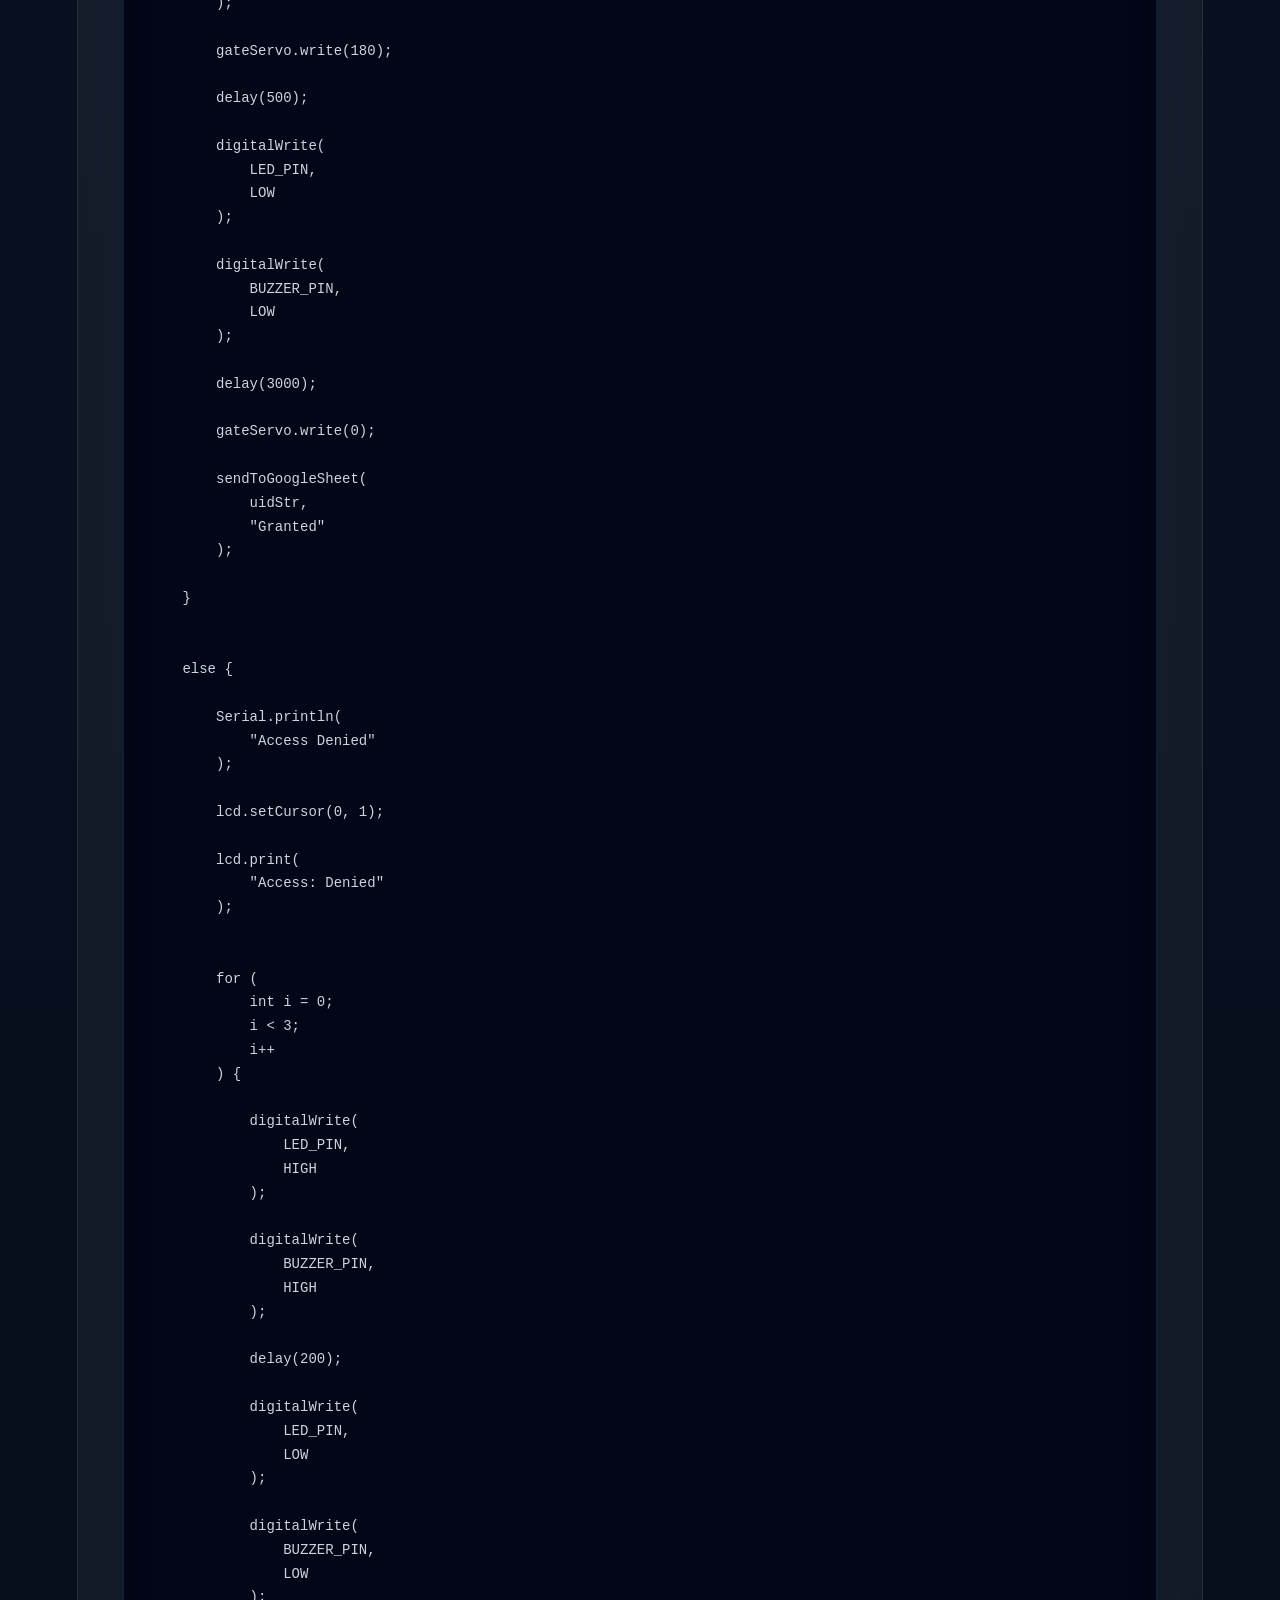
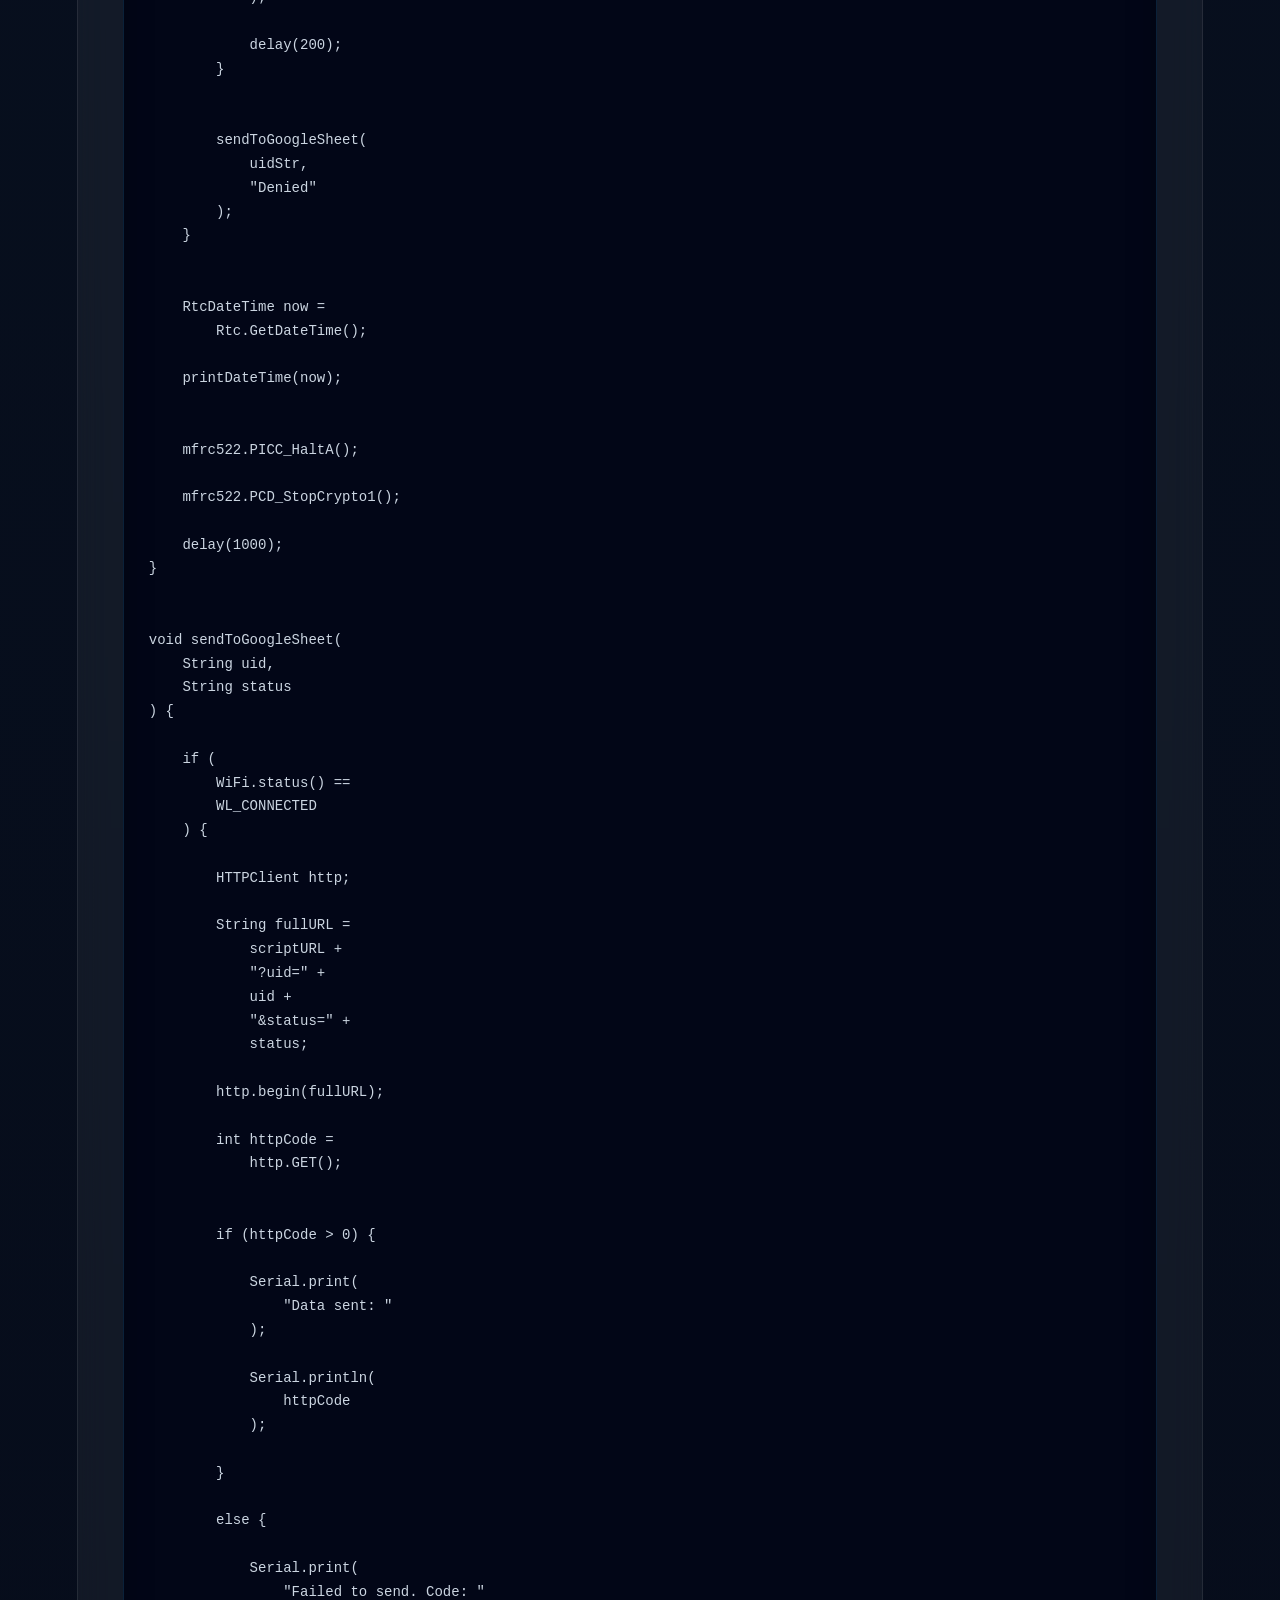
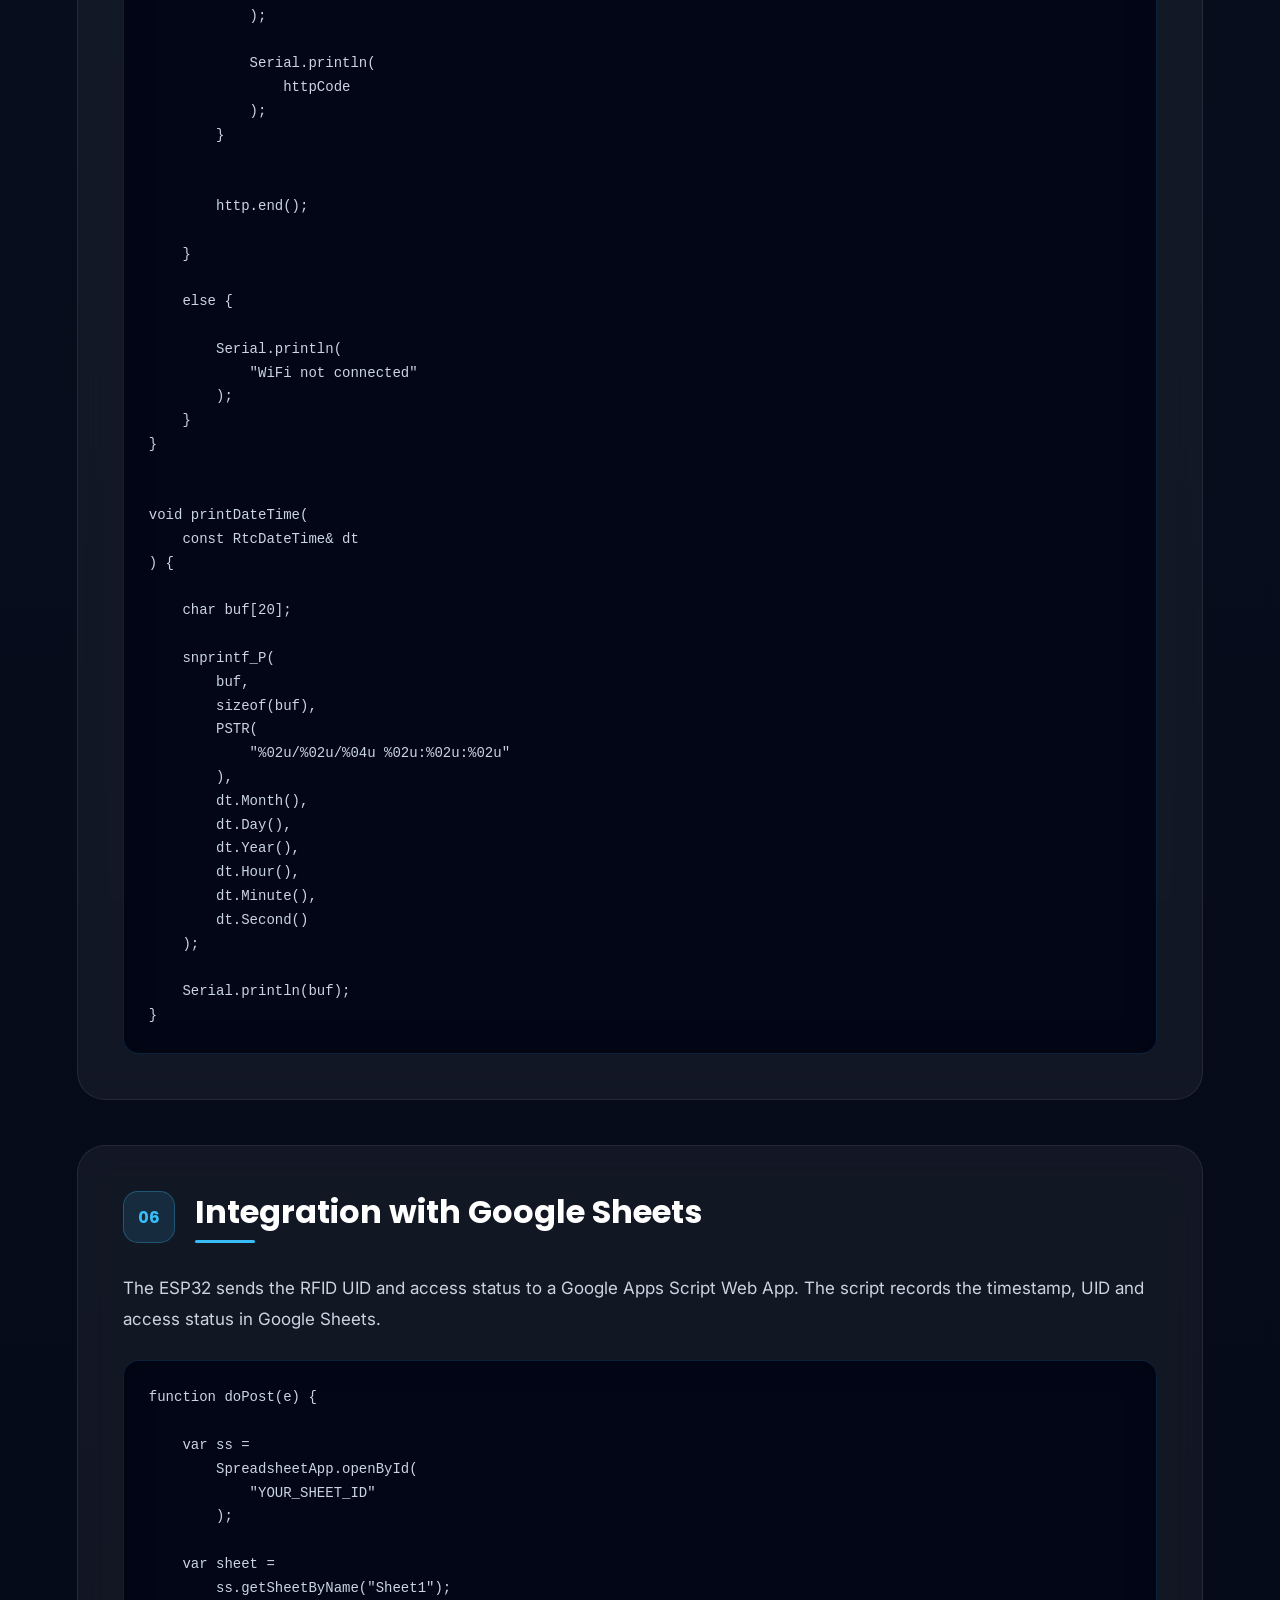
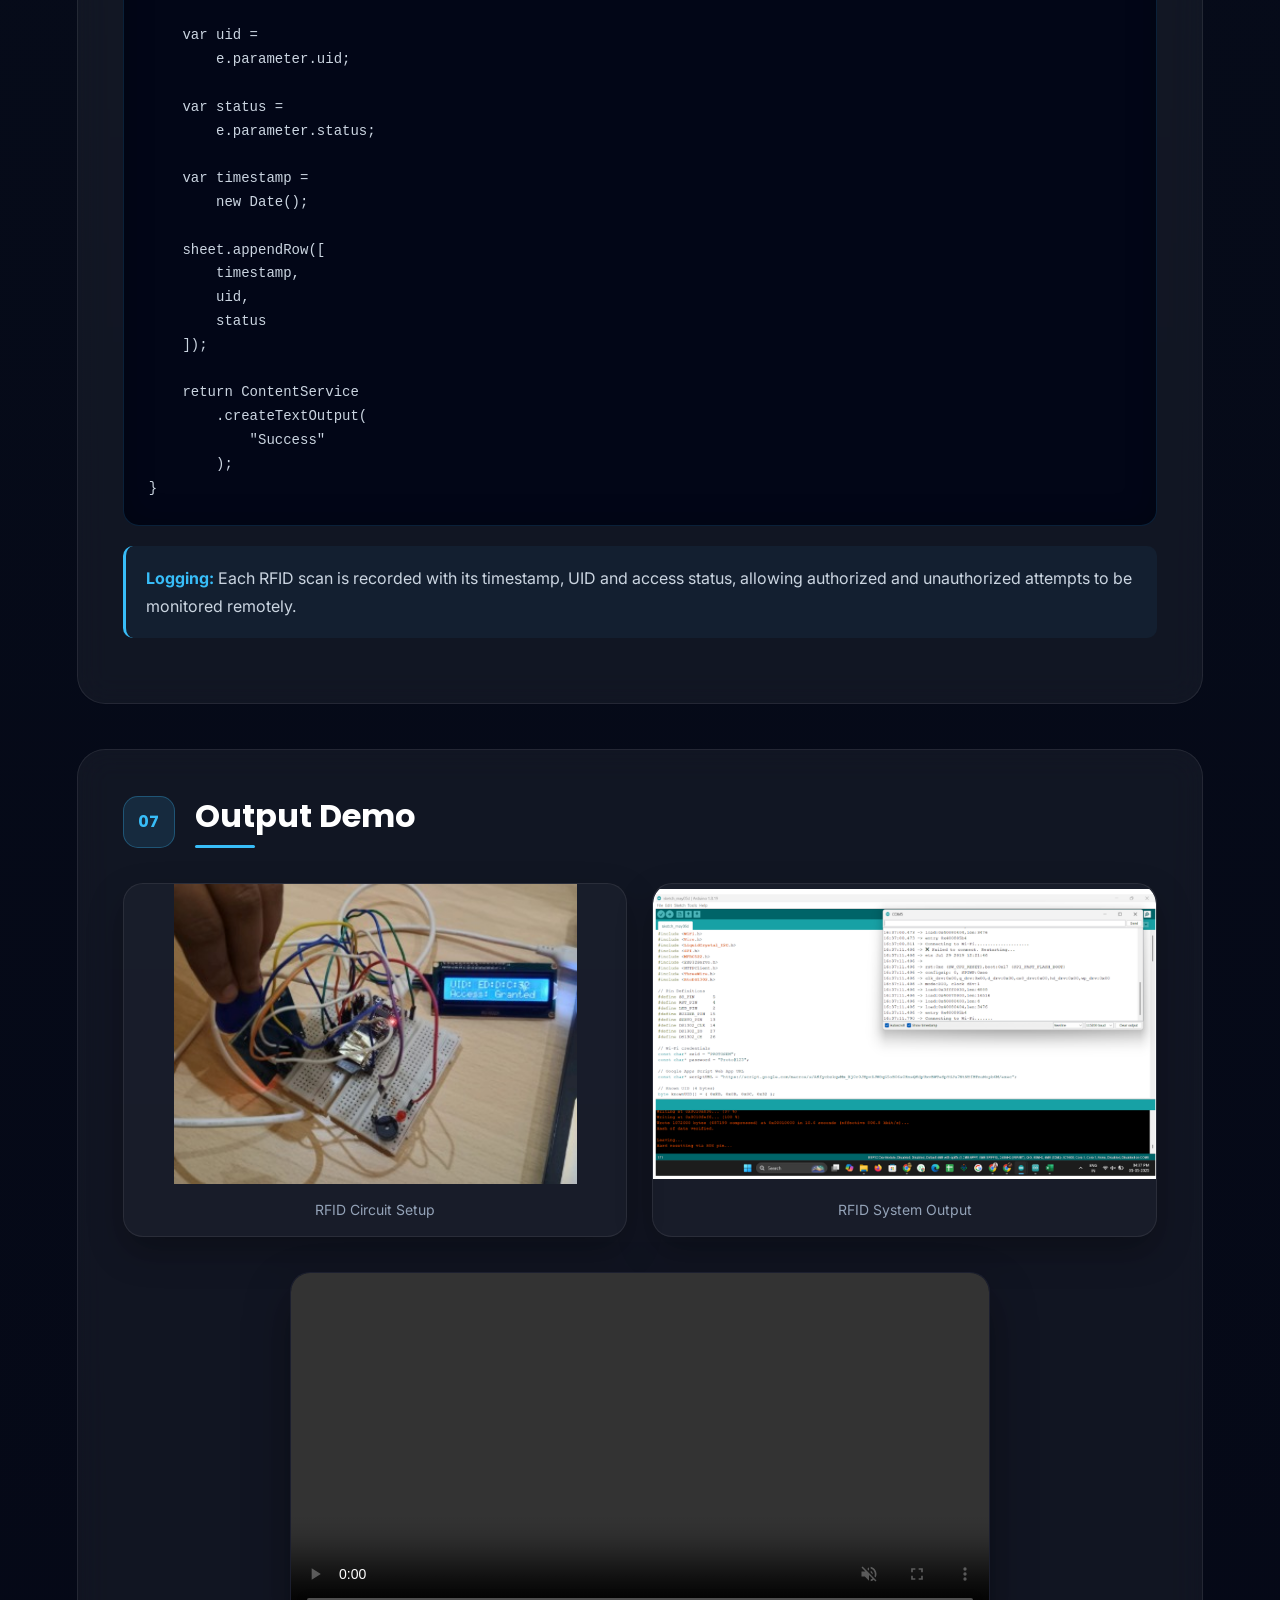
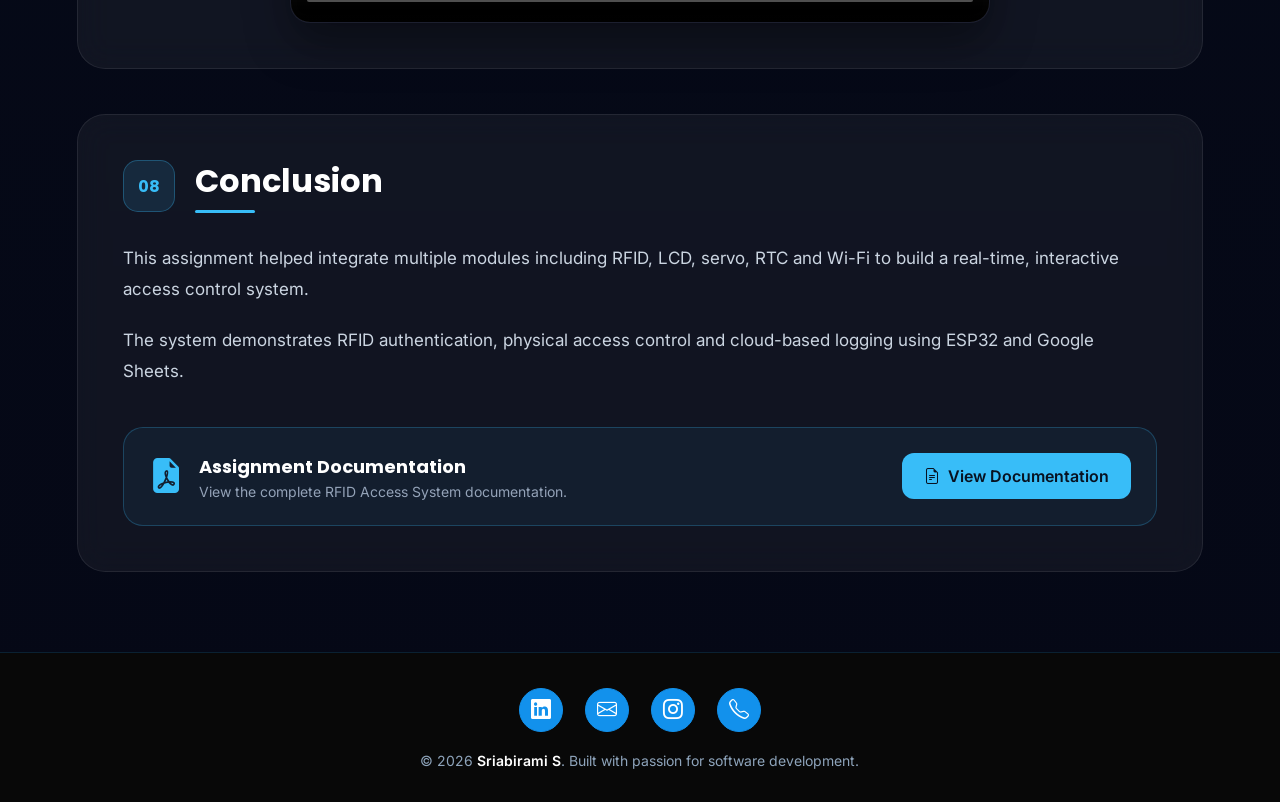
<file: rfid.html>
<!DOCTYPE html>
<html lang="en">

<head>

    <meta charset="UTF-8">
    <meta name="viewport" content="width=device-width, initial-scale=1.0">

    <title>RFID Access System | Sriabirami S</title>

    <link rel="icon" type="image/png" href="./indeximages/favicon.png">

    <!-- Google Fonts -->
    <link rel="preconnect" href="https://fonts.googleapis.com">
    <link rel="preconnect" href="https://fonts.gstatic.com" crossorigin>

    <link
        href="https://fonts.googleapis.com/css2?family=Poppins:wght@400;500;600;700;800&family=Inter:wght@300;400;500;600;700&display=swap"
        rel="stylesheet"
    >

    <!-- Bootstrap Icons -->
    <link
        rel="stylesheet"
        href="https://cdn.jsdelivr.net/npm/bootstrap-icons@1.11.3/font/bootstrap-icons.min.css"
    >

    <!-- Common CSS -->
    <link rel="stylesheet" href="./assets/css/common/variables.css">
    <link rel="stylesheet" href="./assets/css/common/navbar.css">
    <link rel="stylesheet" href="./assets/css/common/footer.css">
    <link rel="stylesheet" href="./assets/css/common/cursor.css">

    <!-- Assignment CSS -->
    <link rel="stylesheet" href="./assets/css/rfid.css">

</head>


<body>


<!-- =====================================================
     NAVBAR
===================================================== -->

<header class="navbar">

    <div class="logo">

        <span class="logo-dot"></span>

        <h2>Sriabirami S</h2>

    </div>


    <nav>

        <ul class="nav-links">

            <li>
                <a href="index.html">Home</a>
            </li>

            <li>
                <a href="Skills.html">Skills</a>
            </li>

            <li>
                <a href="Projects.html">Projects</a>
            </li>

            <li>
                <a href="certification.html">Certificates</a>
            </li>

            <li>
                <a href="protosem.html">Internship</a>
            </li>

        </ul>

    </nav>


    <a href="./assets/Sriabirami_S_Resume.pdf"
       class="resume-btn"
       target="_blank">

        <i class="bi bi-file-earmark-person"></i>

        Resume

    </a>


    <button
        class="menu-toggle"
        aria-label="Open navigation menu"
        aria-expanded="false"
    >

        <span></span>
        <span></span>
        <span></span>

    </button>

</header>



<!-- =====================================================
     HERO
===================================================== -->

<section class="assignment-detail-hero">

    <span class="detail-tag">

        <i class="bi bi-credit-card-2-front"></i>

        IoT Assignment

    </span>


    <h1>
        RFID Access System
    </h1>


    <h2>
        ESP32 + RC522 + Google Sheets
    </h2>


    <p>

        An IoT-based RFID authentication and access control
        system using ESP32, RC522 RFID reader, LCD, servo motor,
        RTC and Google Sheets for real-time access logging.

    </p>

</section>



<!-- =====================================================
     MAIN CONTENT
===================================================== -->

<main class="assignment-content">



<!-- =====================================================
     01 PROJECT OVERVIEW
===================================================== -->

<section class="content-card">

    <div class="section-heading">

        <span>01</span>

        <div>

            <h2>Project Overview</h2>

            <div class="heading-line"></div>

        </div>

    </div>


    <div class="split-section">

        <div class="split-text">

            <p>

                This system authenticates RFID cards using an
                <strong>ESP32</strong> and provides physical access
                control using a servo motor.

            </p>


            <p>

                When an RFID card is scanned, the system checks its
                UID against a predefined authorized UID.

            </p>


            <p>

                Authorized and unauthorized access attempts are
                displayed on a 16x2 LCD and logged in real-time
                to Google Sheets using Wi-Fi.

            </p>

        </div>


        <div class="single-image">

            <img
                src="./rfidimgs/rfidckt.jpg"
                alt="RFID Access System Circuit"
            >

            <p class="image-caption">
                RFID Access System Circuit
            </p>

        </div>

    </div>

</section>



<!-- =====================================================
     02 COMPONENTS
===================================================== -->

<section class="content-card">

    <div class="section-heading">

        <span>02</span>

        <div>

            <h2>Components Used</h2>

            <div class="heading-line"></div>

        </div>

    </div>


    <div class="equipment-grid">

        <div class="equipment-item">

            <i class="bi bi-cpu"></i>

            ESP32

        </div>


        <div class="equipment-item">

            <i class="bi bi-credit-card-2-front"></i>

            RC522 RFID Reader

        </div>


        <div class="equipment-item">

            <i class="bi bi-display"></i>

            16x2 LCD with I2C

        </div>


        <div class="equipment-item">

            <i class="bi bi-arrow-repeat"></i>

            Servo Motor

        </div>


        <div class="equipment-item">

            <i class="bi bi-clock"></i>

            DS1302 RTC Module

        </div>


        <div class="equipment-item">

            <i class="bi bi-lightbulb"></i>

            LED and Buzzer

        </div>


        <div class="equipment-item">

            <i class="bi bi-file-earmark-spreadsheet"></i>

            Google Sheet

        </div>

    </div>

</section>



<!-- =====================================================
     03 RFID CONNECTIONS
===================================================== -->

<section class="content-card">

    <div class="section-heading">

        <span>03</span>

        <div>

            <h2>RFID to ESP32 Connections</h2>

            <div class="heading-line"></div>

        </div>

    </div>


    <div class="connection-grid">

        <div class="connection-item">

            <span>SDA</span>

            <strong>→ GPIO5</strong>

        </div>


        <div class="connection-item">

            <span>SCK</span>

            <strong>→ GPIO18</strong>

        </div>


        <div class="connection-item">

            <span>MOSI</span>

            <strong>→ GPIO23</strong>

        </div>


        <div class="connection-item">

            <span>MISO</span>

            <strong>→ GPIO19</strong>

        </div>


        <div class="connection-item">

            <span>RST</span>

            <strong>→ GPIO4</strong>

        </div>


        <div class="connection-item">

            <span>VCC</span>

            <strong>→ 3.3V</strong>

        </div>


        <div class="connection-item">

            <span>GND</span>

            <strong>→ GND</strong>

        </div>

    </div>

</section>



<!-- =====================================================
     04 CIRCUIT COMPONENT CONNECTIONS
===================================================== -->

<section class="content-card">

    <div class="section-heading">

        <span>04</span>

        <div>

            <h2>Circuit Components</h2>

            <div class="heading-line"></div>

        </div>

    </div>


    <div class="connection-grid">

        <div class="connection-item">

            <span>LED</span>

            <strong>→ GPIO2</strong>

        </div>


        <div class="connection-item">

            <span>Buzzer</span>

            <strong>→ GPIO15</strong>

        </div>


        <div class="connection-item">

            <span>Servo</span>

            <strong>→ GPIO13</strong>

        </div>


        <div class="connection-item">

            <span>RTC CLK</span>

            <strong>→ GPIO14</strong>

        </div>


        <div class="connection-item">

            <span>RTC DAT</span>

            <strong>→ GPIO27</strong>

        </div>


        <div class="connection-item">

            <span>RTC RST</span>

            <strong>→ GPIO26</strong>

        </div>

    </div>

</section>



<!-- =====================================================
     05 ESP32 CODE
===================================================== -->

<section class="content-card">

    <div class="section-heading">

        <span>05</span>

        <div>

            <h2>ESP32 RFID Code</h2>

            <div class="heading-line"></div>

        </div>

    </div>


    <p>

        The following Arduino code reads the RFID card UID,
        compares it with the authorized UID and controls the
        LED, buzzer, LCD and servo motor accordingly.

    </p>


    <div class="code-block">

<pre><code>#include &lt;Wire.h&gt;
#include &lt;LiquidCrystal_I2C.h&gt;
#include &lt;SPI.h&gt;
#include &lt;MFRC522.h&gt;
#include &lt;ESP32Servo.h&gt;
#include &lt;ThreeWire.h&gt;
#include &lt;RtcDS1302.h&gt;
#include &lt;WiFi.h&gt;
#include &lt;HTTPClient.h&gt;

#define SS_PIN 5
#define RST_PIN 4
#define LED_PIN 2
#define BUZZER_PIN 15
#define SERVO_PIN 13

#define DS1302_CLK 14
#define DS1302_IO 27
#define DS1302_CE 26

byte knownUID[] = {
    0xED, 0x0D, 0x0C, 0x32
};

LiquidCrystal_I2C lcd(0x27, 16, 2);

MFRC522 mfrc522(
    SS_PIN,
    RST_PIN
);

Servo gateServo;

ThreeWire myWire(
    DS1302_IO,
    DS1302_CLK,
    DS1302_CE
);

RtcDS1302&lt;ThreeWire&gt; Rtc(myWire);

const char* ssid =
    "YOUR_WIFI_SSID";

const char* password =
    "YOUR_WIFI_PASSWORD";

const String scriptURL =
    "https://script.google.com/macros/s/XXXXXXXXXXXX/exec";


void setup() {

    Serial.begin(115200);

    SPI.begin();

    mfrc522.PCD_Init();

    pinMode(LED_PIN, OUTPUT);

    pinMode(BUZZER_PIN, OUTPUT);

    lcd.begin();

    lcd.backlight();

    lcd.setCursor(0, 0);

    lcd.print("Scan your card");

    gateServo.setPeriodHertz(50);

    gateServo.attach(
        SERVO_PIN,
        500,
        2400
    );

    gateServo.write(0);

    Rtc.Begin();

    RtcDateTime customTime(
        2025,
        4,
        19,
        15,
        45,
        00
    );

    Rtc.SetDateTime(customTime);

    if (!Rtc.IsDateTimeValid())
        Serial.println(
            "RTC DateTime invalid!"
        );

    if (!Rtc.GetIsRunning()) {

        Serial.println(
            "Starting RTC..."
        );

        Rtc.SetIsRunning(true);
    }


    WiFi.begin(
        ssid,
        password
    );

    Serial.print(
        "Connecting to WiFi"
    );

    while (
        WiFi.status() != WL_CONNECTED
    ) {

        delay(500);

        Serial.print(".");
    }

    Serial.println(
        "\nWiFi connected."
    );
}


void loop() {

    if (
        !mfrc522.PICC_IsNewCardPresent()
        ||
        !mfrc522.PICC_ReadCardSerial()
    ) {

        return;
    }


    bool match = true;

    String uidStr = "";


    lcd.clear();

    lcd.setCursor(0, 0);

    lcd.print("UID: ");


    for (
        byte i = 0;
        i &lt; mfrc522.uid.size;
        i++
    ) {

        byte val =
            mfrc522.uid.uidByte[i];

        uidStr +=
            String(val, HEX);

        lcd.print(
            val,
            HEX
        );


        if (
            i &lt;
            mfrc522.uid.size - 1
        ) {

            lcd.print(":");

            uidStr += ":";
        }


        if (
            val != knownUID[i]
        ) {

            match = false;
        }
    }


    uidStr.toUpperCase();


    if (match) {

        Serial.println(
            "Access Granted"
        );

        lcd.setCursor(0, 1);

        lcd.print(
            "Access: Granted"
        );

        digitalWrite(
            LED_PIN,
            HIGH
        );

        digitalWrite(
            BUZZER_PIN,
            HIGH
        );

        gateServo.write(180);

        delay(500);

        digitalWrite(
            LED_PIN,
            LOW
        );

        digitalWrite(
            BUZZER_PIN,
            LOW
        );

        delay(3000);

        gateServo.write(0);

        sendToGoogleSheet(
            uidStr,
            "Granted"
        );

    }


    else {

        Serial.println(
            "Access Denied"
        );

        lcd.setCursor(0, 1);

        lcd.print(
            "Access: Denied"
        );


        for (
            int i = 0;
            i &lt; 3;
            i++
        ) {

            digitalWrite(
                LED_PIN,
                HIGH
            );

            digitalWrite(
                BUZZER_PIN,
                HIGH
            );

            delay(200);

            digitalWrite(
                LED_PIN,
                LOW
            );

            digitalWrite(
                BUZZER_PIN,
                LOW
            );

            delay(200);
        }


        sendToGoogleSheet(
            uidStr,
            "Denied"
        );
    }


    RtcDateTime now =
        Rtc.GetDateTime();

    printDateTime(now);


    mfrc522.PICC_HaltA();

    mfrc522.PCD_StopCrypto1();

    delay(1000);
}


void sendToGoogleSheet(
    String uid,
    String status
) {

    if (
        WiFi.status() ==
        WL_CONNECTED
    ) {

        HTTPClient http;

        String fullURL =
            scriptURL +
            "?uid=" +
            uid +
            "&amp;status=" +
            status;

        http.begin(fullURL);

        int httpCode =
            http.GET();


        if (httpCode &gt; 0) {

            Serial.print(
                "Data sent: "
            );

            Serial.println(
                httpCode
            );

        }

        else {

            Serial.print(
                "Failed to send. Code: "
            );

            Serial.println(
                httpCode
            );
        }


        http.end();

    }

    else {

        Serial.println(
            "WiFi not connected"
        );
    }
}


void printDateTime(
    const RtcDateTime&amp; dt
) {

    char buf[20];

    snprintf_P(
        buf,
        sizeof(buf),
        PSTR(
            "%02u/%02u/%04u %02u:%02u:%02u"
        ),
        dt.Month(),
        dt.Day(),
        dt.Year(),
        dt.Hour(),
        dt.Minute(),
        dt.Second()
    );

    Serial.println(buf);
}</code></pre>

    </div>

</section>



<!-- =====================================================
     06 GOOGLE SHEETS
===================================================== -->

<section class="content-card">

    <div class="section-heading">

        <span>06</span>

        <div>

            <h2>Integration with Google Sheets</h2>

            <div class="heading-line"></div>

        </div>

    </div>


    <p>

        The ESP32 sends the RFID UID and access status to a
        Google Apps Script Web App. The script records the
        timestamp, UID and access status in Google Sheets.

    </p>


    <div class="code-block">

<pre><code>function doPost(e) {

    var ss =
        SpreadsheetApp.openById(
            "YOUR_SHEET_ID"
        );

    var sheet =
        ss.getSheetByName("Sheet1");

    var uid =
        e.parameter.uid;

    var status =
        e.parameter.status;

    var timestamp =
        new Date();

    sheet.appendRow([
        timestamp,
        uid,
        status
    ]);

    return ContentService
        .createTextOutput(
            "Success"
        );
}</code></pre>

    </div>


    <div class="highlight-box">

        <strong>Logging:</strong>

        Each RFID scan is recorded with its timestamp,
        UID and access status, allowing authorized and
        unauthorized attempts to be monitored remotely.

    </div>

</section>



<!-- =====================================================
     07 OUTPUT DEMO
===================================================== -->

<section class="content-card">

    <div class="section-heading">

        <span>07</span>

        <div>

            <h2>Output Demo</h2>

            <div class="heading-line"></div>

        </div>

    </div>


    <div class="image-gallery">

        <div class="gallery-card">

            <img
                src="./rfidimgs/rfidckt.jpg"
                alt="RFID Circuit"
            >

            <p class="image-caption">
                RFID Circuit Setup
            </p>

        </div>


        <div class="gallery-card">

            <img
                src="./rfidimgs/rfidoutput.png"
                alt="RFID System Output"
            >

            <p class="image-caption">
                RFID System Output
            </p>

        </div>

    </div>


    <div class="video-wrapper">

        <video
            class="output-video"
            controls
            muted
        >

            <source
                src="./rfidimgs/rfid-video.mp4"
                type="video/mp4"
            >

            Your browser does not support the video tag.

        </video>

    </div>

</section>



<!-- =====================================================
     08 CONCLUSION
===================================================== -->

<section class="content-card">

    <div class="section-heading">

        <span>08</span>

        <div>

            <h2>Conclusion</h2>

            <div class="heading-line"></div>

        </div>

    </div>


    <p>

        This assignment helped integrate multiple modules including
        RFID, LCD, servo, RTC and Wi-Fi to build a real-time,
        interactive access control system.

    </p>


    <p>

        The system demonstrates RFID authentication, physical
        access control and cloud-based logging using ESP32 and
        Google Sheets.

    </p>


    <div class="documentation-box">

        <div>

            <i class="bi bi-file-earmark-pdf-fill"></i>

            <div>

                <h3>Assignment Documentation</h3>

                <p>
                    View the complete RFID Access System documentation.
                </p>

            </div>

        </div>


        <a
            href="https://github.com/Sriabirami-S/Internship/blob/main/Assignments/RFID.pdf"
            target="_blank"
            rel="noopener noreferrer"
            class="documentation-btn"
        >

            <i class="bi bi-file-earmark-text"></i>

            View Documentation

        </a>

    </div>

</section>


</main>



<!-- =====================================================
     FOOTER
===================================================== -->

<footer class="site-footer">

    <div class="footer-content">

        <div class="footer-icons">

            <a
                href="https://www.linkedin.com/in/sriabiramis/"
                target="_blank"
                rel="noopener noreferrer"
                aria-label="LinkedIn"
            >
                <i class="bi bi-linkedin"></i>
            </a>


            <a
                href="https://mail.google.com/mail/?view=cm&fs=1&to=abiramisaravanan100@gmail.com"
                aria-label="Email"
            >
                <i class="bi bi-envelope"></i>
            </a>


            <a
                href="https://www.instagram.com/abi__0210/"
                target="_blank"
                rel="noopener noreferrer"
                aria-label="Instagram"
            >
                <i class="bi bi-instagram"></i>
            </a>


            <a
                href="tel:+9361275297"
                aria-label="Phone"
            >
                <i class="bi bi-telephone"></i>
            </a>

        </div>


        <p>
            © 2026
            <span class="footer-name">Sriabirami S</span>.
            Built with passion for software development.
        </p>

    </div>

</footer>



<!-- =====================================================
     CURSOR
===================================================== -->

<div class="pointer"></div>


<script src="./assets/js/navbar.js"></script>
<script src="./assets/js/cursor.js"></script>

</body>

</html>
</file>
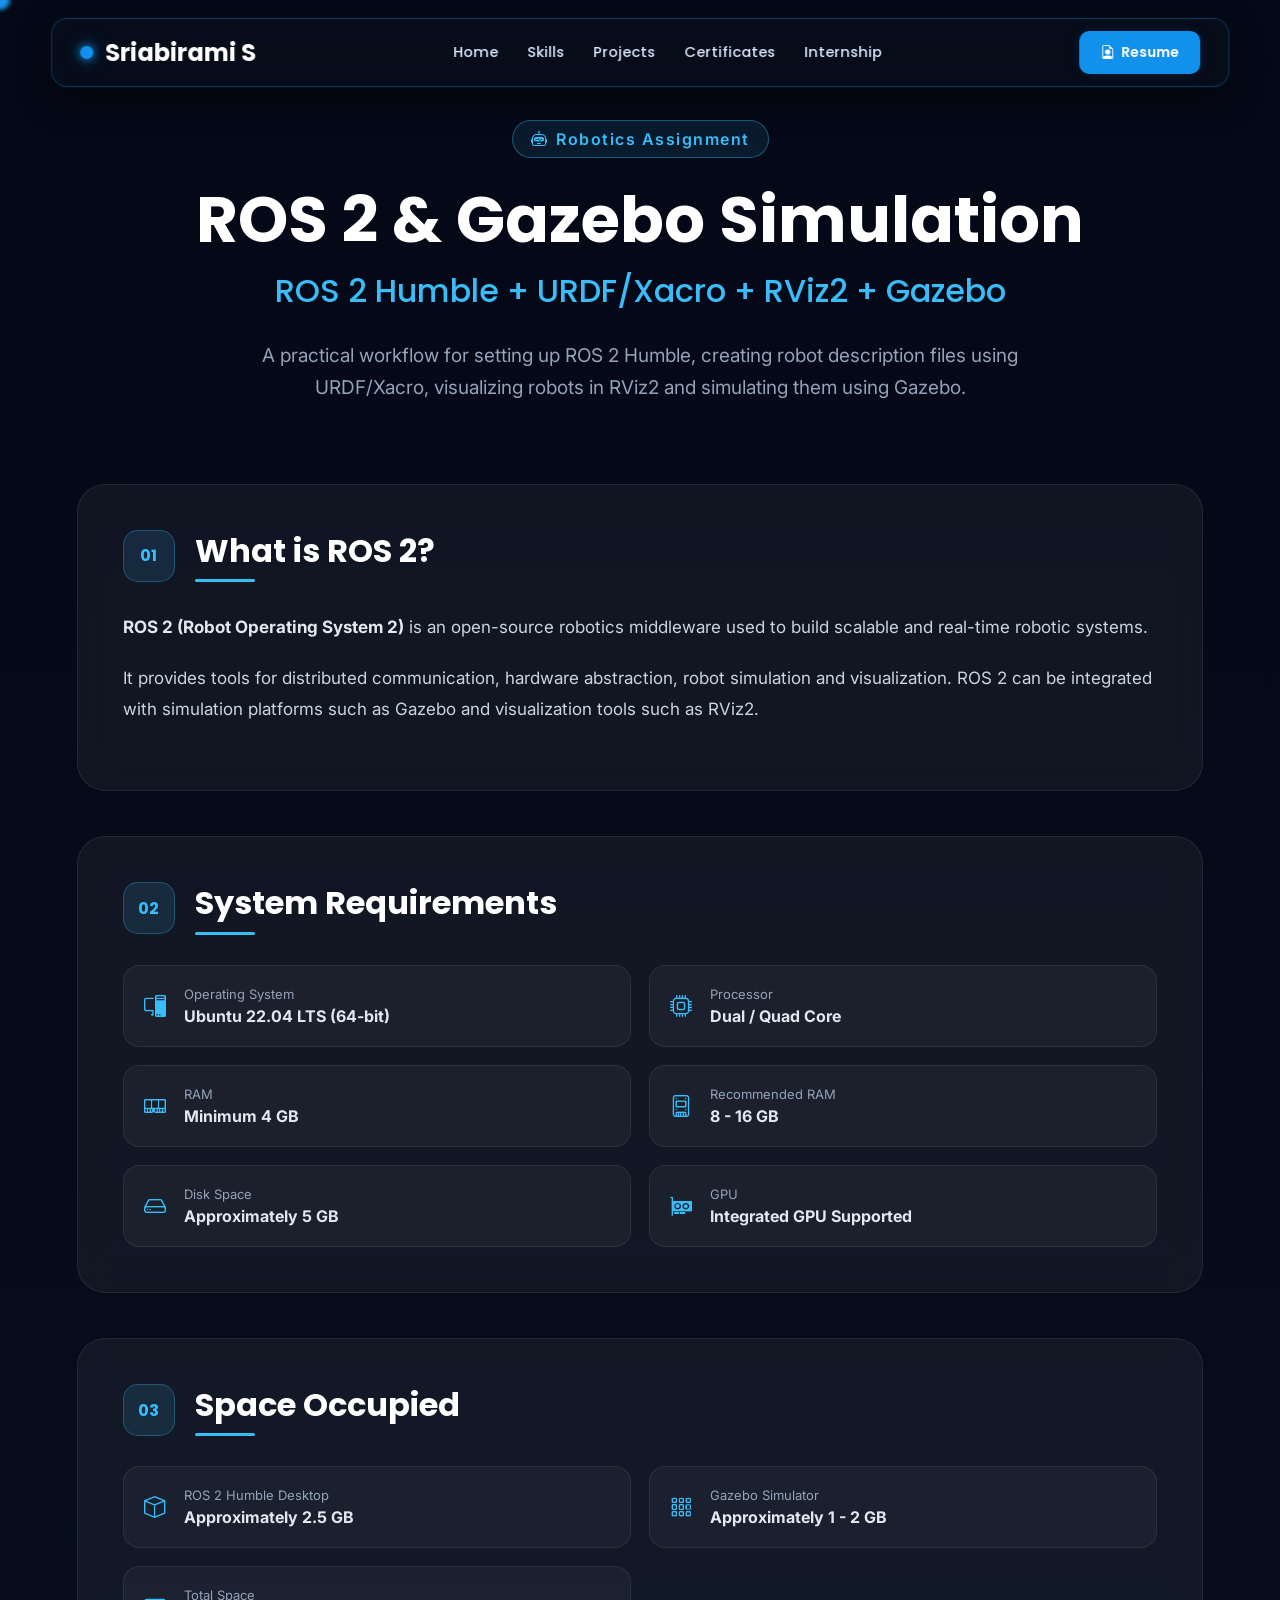
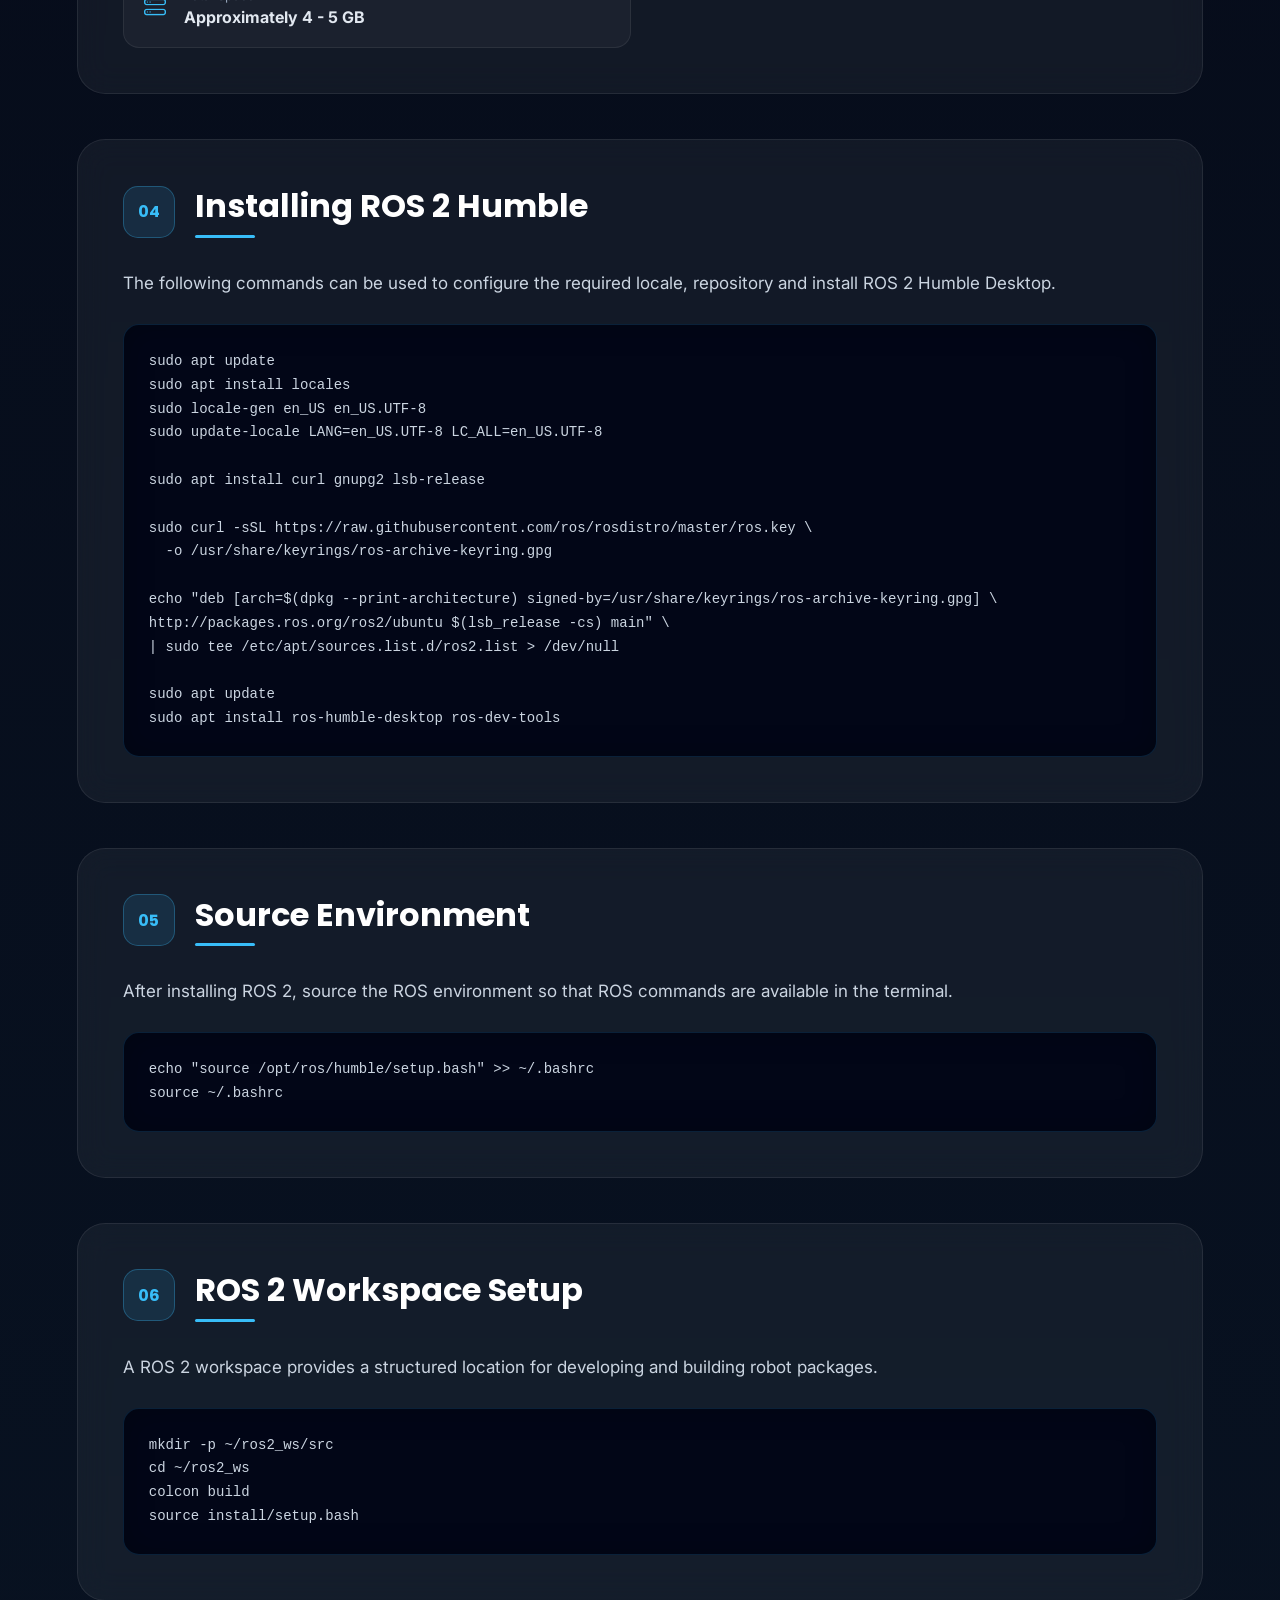
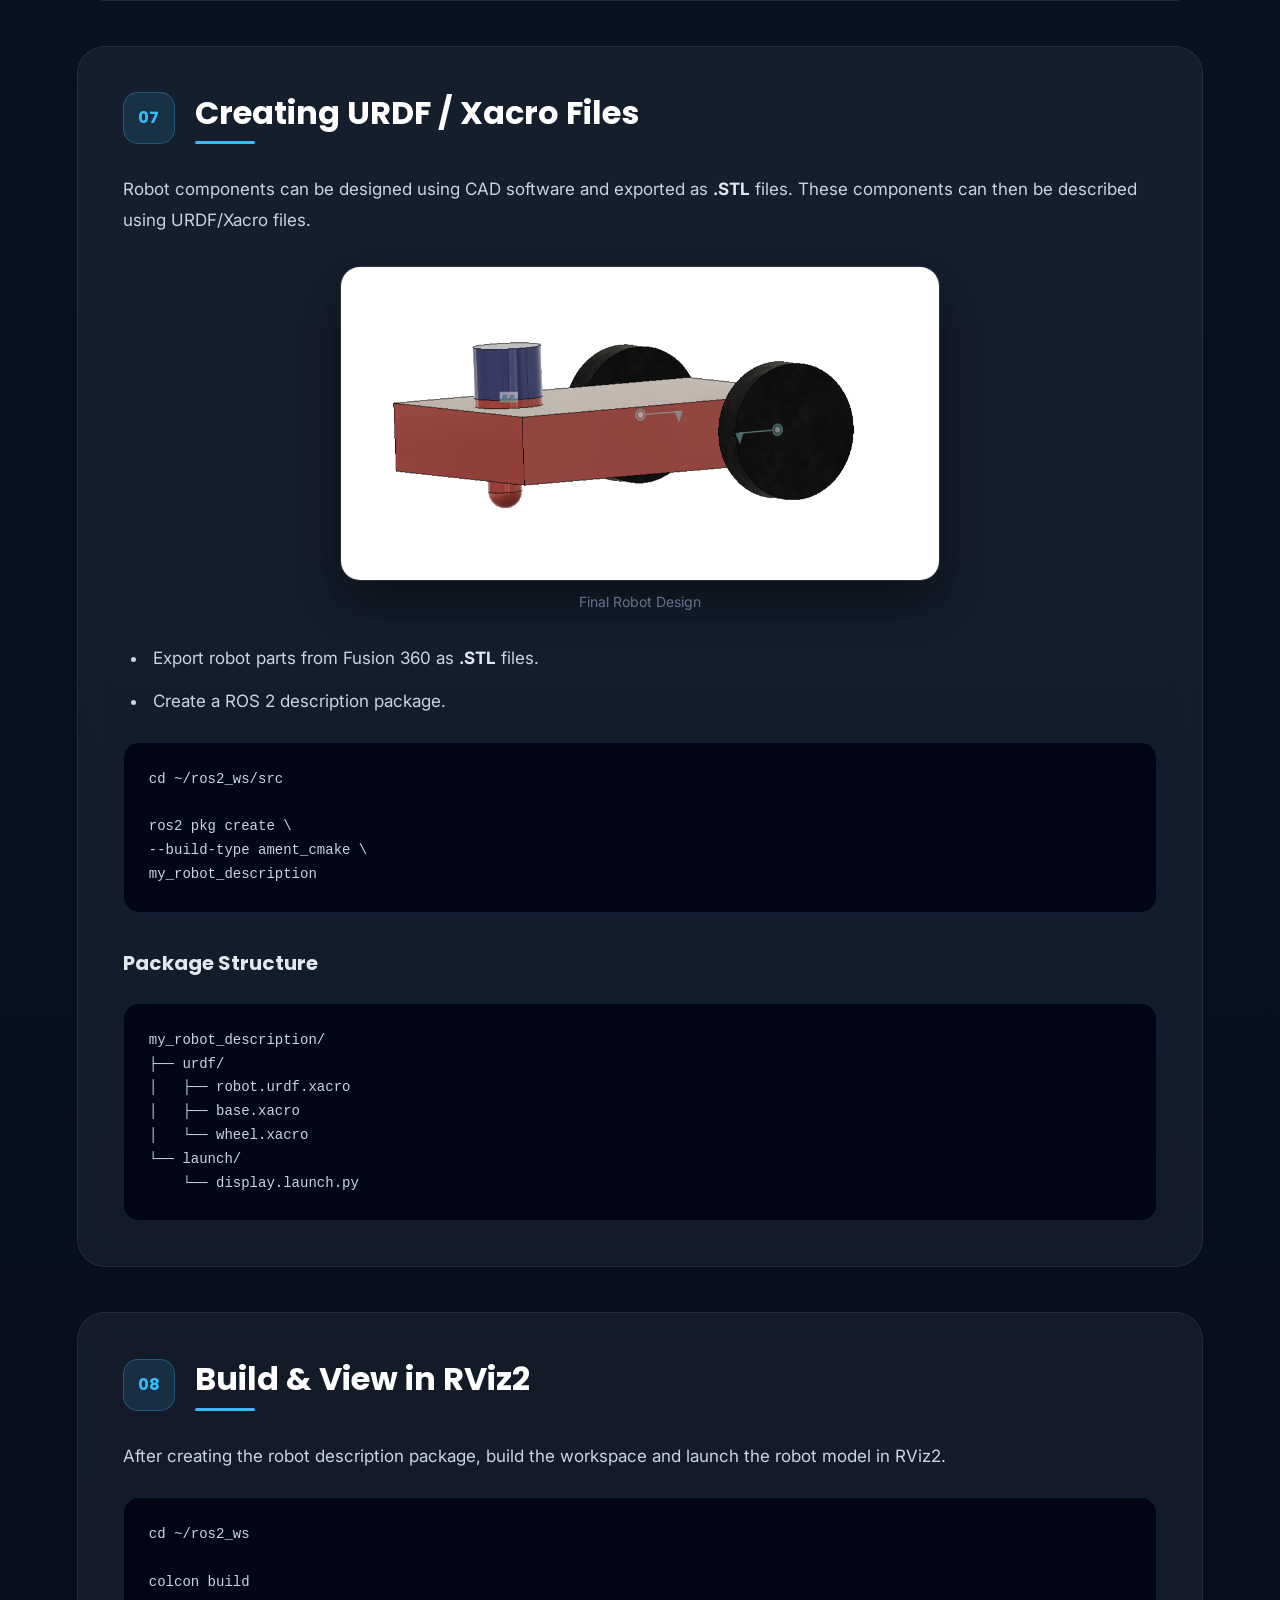
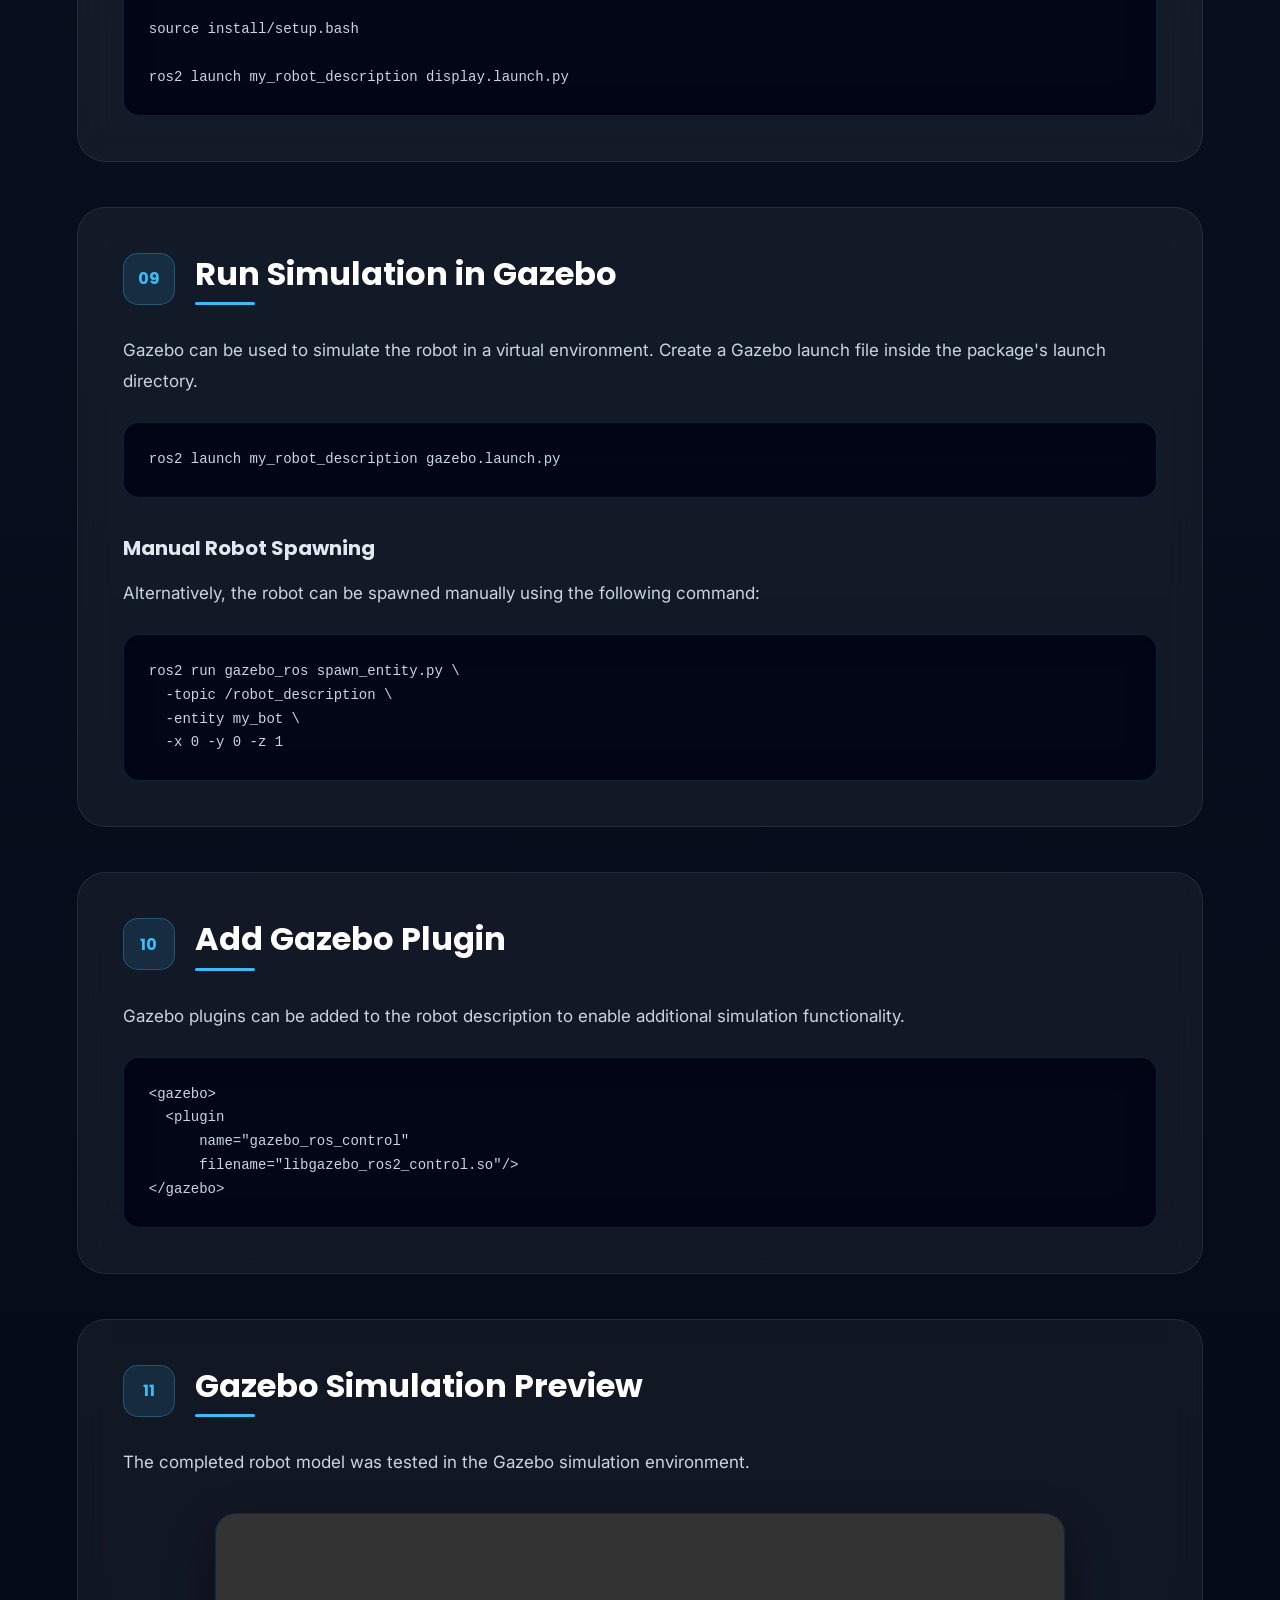
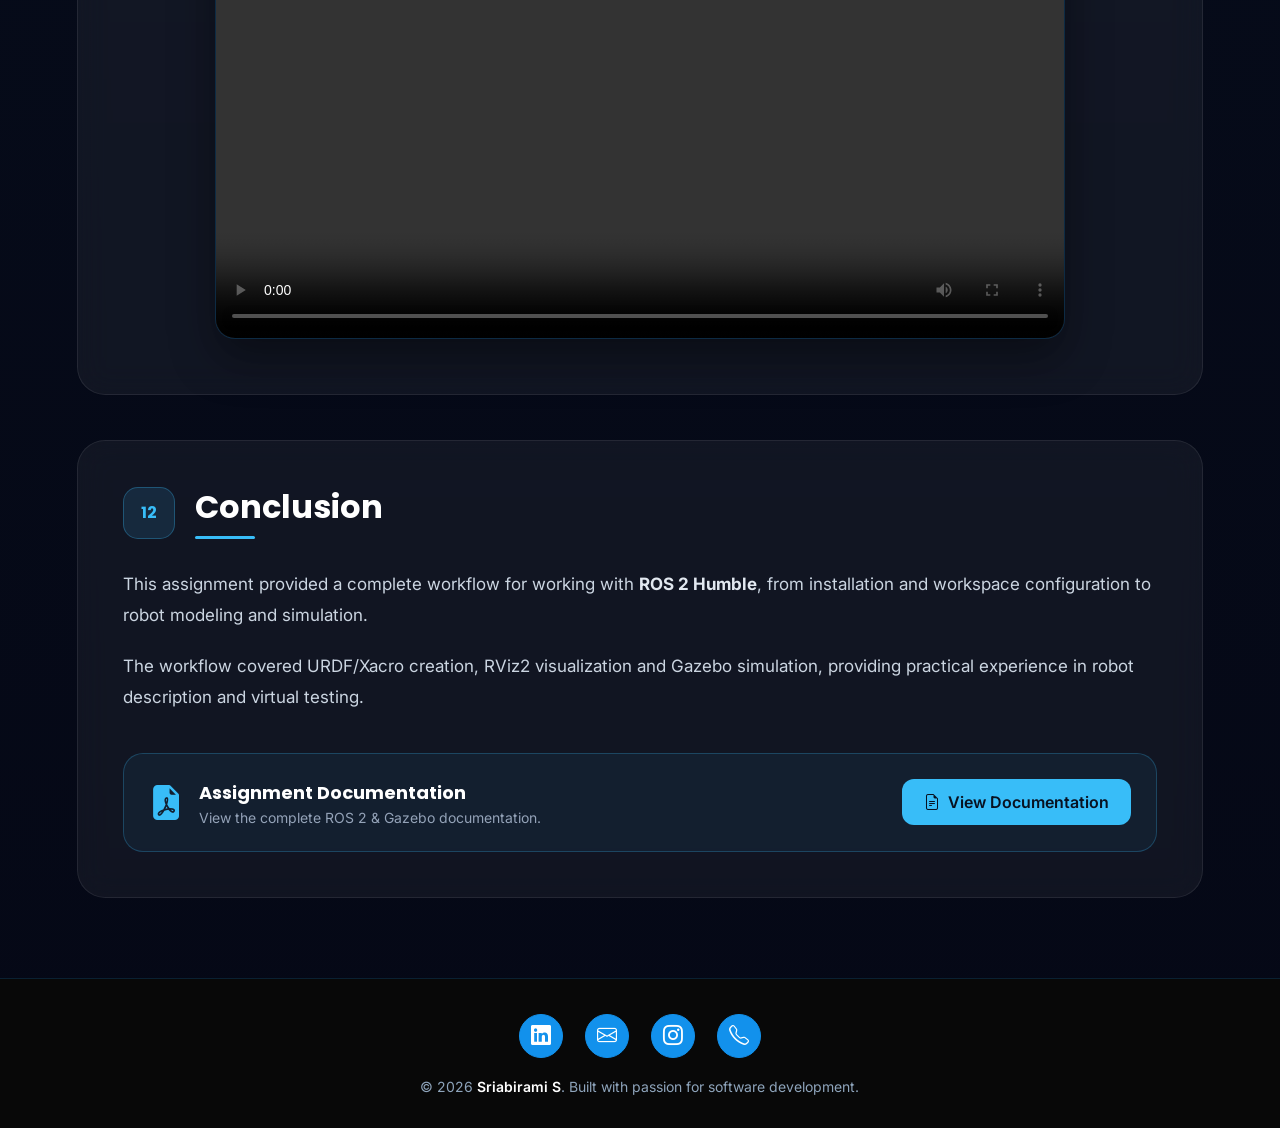
<file: ros.html>
<!DOCTYPE html>
<html lang="en">

<head>

    <meta charset="UTF-8">
    <meta name="viewport" content="width=device-width, initial-scale=1.0">

    <title>ROS 2 & Gazebo Simulation | Sriabirami S</title>

    <link rel="icon" type="image/png" href="./indeximages/favicon.png">

    <!-- Google Fonts -->
    <link rel="preconnect" href="https://fonts.googleapis.com">
    <link rel="preconnect" href="https://fonts.gstatic.com" crossorigin>

    <link
        href="https://fonts.googleapis.com/css2?family=Poppins:wght@400;500;600;700;800&family=Inter:wght@300;400;500;600;700&display=swap"
        rel="stylesheet"
    >

    <!-- Bootstrap Icons -->
    <link
        rel="stylesheet"
        href="https://cdn.jsdelivr.net/npm/bootstrap-icons@1.11.3/font/bootstrap-icons.min.css"
    >

    <!-- Common CSS -->
    <link rel="stylesheet" href="./assets/css/common/variables.css">
    <link rel="stylesheet" href="./assets/css/common/navbar.css">
    <link rel="stylesheet" href="./assets/css/common/footer.css">
    <link rel="stylesheet" href="./assets/css/common/cursor.css">

    <!-- Assignment CSS -->
    <link rel="stylesheet" href="./assets/css/ros.css">

</head>


<body>


<!-- =====================================================
     NAVBAR
===================================================== -->

<header class="navbar">

    <div class="logo">

        <span class="logo-dot"></span>

        <h2>Sriabirami S</h2>

    </div>


    <nav>

        <ul class="nav-links">

            <li>
                <a href="index.html">Home</a>
            </li>

            <li>
                <a href="Skills.html">Skills</a>
            </li>

            <li>
                <a href="Projects.html">Projects</a>
            </li>

            <li>
                <a href="certification.html">Certificates</a>
            </li>

            <li>
                <a href="protosem.html">Internship</a>
            </li>

        </ul>

    </nav>


   <a href="./assets/Sriabirami_S_Resume.pdf"
       class="resume-btn"
       target="_blank">

        <i class="bi bi-file-earmark-person"></i>

        Resume

    </a>


    <button
        class="menu-toggle"
        aria-label="Open navigation menu"
        aria-expanded="false"
    >

        <span></span>
        <span></span>
        <span></span>

    </button>

</header>



<!-- =====================================================
     HERO
===================================================== -->

<section class="assignment-detail-hero">

    <span class="detail-tag">

        <i class="bi bi-robot"></i>

        Robotics Assignment

    </span>


    <h1>
        ROS 2 & Gazebo Simulation
    </h1>


    <h2>
        ROS 2 Humble + URDF/Xacro + RViz2 + Gazebo
    </h2>


    <p>

        A practical workflow for setting up ROS 2 Humble,
        creating robot description files using URDF/Xacro,
        visualizing robots in RViz2 and simulating them
        using Gazebo.

    </p>

</section>



<!-- =====================================================
     MAIN CONTENT
===================================================== -->

<main class="assignment-content">



<!-- =====================================================
     01 ROS 2
===================================================== -->

<section class="content-card">

    <div class="section-heading">

        <span>01</span>

        <div>

            <h2>What is ROS 2?</h2>

            <div class="heading-line"></div>

        </div>

    </div>


    <p>

        <strong>ROS 2 (Robot Operating System 2)</strong> is an
        open-source robotics middleware used to build scalable
        and real-time robotic systems.

    </p>


    <p>

        It provides tools for distributed communication,
        hardware abstraction, robot simulation and visualization.
        ROS 2 can be integrated with simulation platforms such as
        Gazebo and visualization tools such as RViz2.

    </p>

</section>



<!-- =====================================================
     02 SYSTEM REQUIREMENTS
===================================================== -->

<section class="content-card">

    <div class="section-heading">

        <span>02</span>

        <div>

            <h2>System Requirements</h2>

            <div class="heading-line"></div>

        </div>

    </div>


    <div class="spec-grid">

        <div class="spec-item">

            <i class="bi bi-pc-display"></i>

            <div>

                <span>Operating System</span>

                <strong>Ubuntu 22.04 LTS (64-bit)</strong>

            </div>

        </div>


        <div class="spec-item">

            <i class="bi bi-cpu"></i>

            <div>

                <span>Processor</span>

                <strong>Dual / Quad Core</strong>

            </div>

        </div>


        <div class="spec-item">

            <i class="bi bi-memory"></i>

            <div>

                <span>RAM</span>

                <strong>Minimum 4 GB</strong>

            </div>

        </div>


        <div class="spec-item">

            <i class="bi bi-device-ssd"></i>

            <div>

                <span>Recommended RAM</span>

                <strong>8 - 16 GB</strong>

            </div>

        </div>


        <div class="spec-item">

            <i class="bi bi-hdd"></i>

            <div>

                <span>Disk Space</span>

                <strong>Approximately 5 GB</strong>

            </div>

        </div>


        <div class="spec-item">

            <i class="bi bi-gpu-card"></i>

            <div>

                <span>GPU</span>

                <strong>Integrated GPU Supported</strong>

            </div>

        </div>

    </div>

</section>



<!-- =====================================================
     03 SPACE
===================================================== -->

<section class="content-card">

    <div class="section-heading">

        <span>03</span>

        <div>

            <h2>Space Occupied</h2>

            <div class="heading-line"></div>

        </div>

    </div>


    <div class="spec-grid">

        <div class="spec-item">

            <i class="bi bi-box"></i>

            <div>

                <span>ROS 2 Humble Desktop</span>

                <strong>Approximately 2.5 GB</strong>

            </div>

        </div>


        <div class="spec-item">

            <i class="bi bi-grid-3x3-gap"></i>

            <div>

                <span>Gazebo Simulator</span>

                <strong>Approximately 1 - 2 GB</strong>

            </div>

        </div>


        <div class="spec-item">

            <i class="bi bi-hdd-stack"></i>

            <div>

                <span>Total Space</span>

                <strong>Approximately 4 - 5 GB</strong>

            </div>

        </div>

    </div>

</section>



<!-- =====================================================
     04 INSTALL ROS
===================================================== -->

<section class="content-card">

    <div class="section-heading">

        <span>04</span>

        <div>

            <h2>Installing ROS 2 Humble</h2>

            <div class="heading-line"></div>

        </div>

    </div>


    <p>

        The following commands can be used to configure the
        required locale, repository and install ROS 2 Humble Desktop.

    </p>


    <div class="code-block">

<pre><code>sudo apt update
sudo apt install locales
sudo locale-gen en_US en_US.UTF-8
sudo update-locale LANG=en_US.UTF-8 LC_ALL=en_US.UTF-8

sudo apt install curl gnupg2 lsb-release

sudo curl -sSL https://raw.githubusercontent.com/ros/rosdistro/master/ros.key \
  -o /usr/share/keyrings/ros-archive-keyring.gpg

echo "deb [arch=$(dpkg --print-architecture) signed-by=/usr/share/keyrings/ros-archive-keyring.gpg] \
http://packages.ros.org/ros2/ubuntu $(lsb_release -cs) main" \
| sudo tee /etc/apt/sources.list.d/ros2.list > /dev/null

sudo apt update
sudo apt install ros-humble-desktop ros-dev-tools</code></pre>

    </div>

</section>



<!-- =====================================================
     05 SOURCE ENVIRONMENT
===================================================== -->

<section class="content-card">

    <div class="section-heading">

        <span>05</span>

        <div>

            <h2>Source Environment</h2>

            <div class="heading-line"></div>

        </div>

    </div>


    <p>

        After installing ROS 2, source the ROS environment so that
        ROS commands are available in the terminal.

    </p>


    <div class="code-block">

<pre><code>echo "source /opt/ros/humble/setup.bash" >> ~/.bashrc
source ~/.bashrc</code></pre>

    </div>

</section>



<!-- =====================================================
     06 WORKSPACE
===================================================== -->

<section class="content-card">

    <div class="section-heading">

        <span>06</span>

        <div>

            <h2>ROS 2 Workspace Setup</h2>

            <div class="heading-line"></div>

        </div>

    </div>


    <p>

        A ROS 2 workspace provides a structured location for
        developing and building robot packages.

    </p>


    <div class="code-block">

<pre><code>mkdir -p ~/ros2_ws/src
cd ~/ros2_ws
colcon build
source install/setup.bash</code></pre>

    </div>

</section>



<!-- =====================================================
     07 URDF XACRO
===================================================== -->

<section class="content-card">

    <div class="section-heading">

        <span>07</span>

        <div>

            <h2>Creating URDF / Xacro Files</h2>

            <div class="heading-line"></div>

        </div>

    </div>


    <p>

        Robot components can be designed using CAD software and
        exported as <strong>.STL</strong> files. These components
        can then be described using URDF/Xacro files.

    </p>


    <div class="single-image centered-image">

        <img
            src="./rosimgs/rosdes.png"
            alt="Final Robot Design"
        >

        <p class="image-caption">
            Final Robot Design
        </p>

    </div>


    <div class="procedure-list">

        <ul>

            <li>
                Export robot parts from Fusion 360 as
                <strong>.STL</strong> files.
            </li>

            <li>
                Create a ROS 2 description package.
            </li>

        </ul>

    </div>


    <div class="code-block">

<pre><code>cd ~/ros2_ws/src

ros2 pkg create \
--build-type ament_cmake \
my_robot_description</code></pre>

    </div>


    <h3 class="subheading">
        Package Structure
    </h3>


    <div class="code-block">

<pre><code>my_robot_description/
├── urdf/
│   ├── robot.urdf.xacro
│   ├── base.xacro
│   └── wheel.xacro
└── launch/
    └── display.launch.py</code></pre>

    </div>

</section>



<!-- =====================================================
     08 RVIZ
===================================================== -->

<section class="content-card">

    <div class="section-heading">

        <span>08</span>

        <div>

            <h2>Build & View in RViz2</h2>

            <div class="heading-line"></div>

        </div>

    </div>


    <p>

        After creating the robot description package, build the
        workspace and launch the robot model in RViz2.

    </p>


    <div class="code-block">

<pre><code>cd ~/ros2_ws

colcon build

source install/setup.bash

ros2 launch my_robot_description display.launch.py</code></pre>

    </div>

</section>



<!-- =====================================================
     09 GAZEBO
===================================================== -->

<section class="content-card">

    <div class="section-heading">

        <span>09</span>

        <div>

            <h2>Run Simulation in Gazebo</h2>

            <div class="heading-line"></div>

        </div>

    </div>


    <p>

        Gazebo can be used to simulate the robot in a virtual
        environment. Create a Gazebo launch file inside the
        package's launch directory.

    </p>


    <div class="code-block">

<pre><code>ros2 launch my_robot_description gazebo.launch.py</code></pre>

    </div>


    <h3 class="subheading">
        Manual Robot Spawning
    </h3>


    <p>

        Alternatively, the robot can be spawned manually using
        the following command:

    </p>


    <div class="code-block">

<pre><code>ros2 run gazebo_ros spawn_entity.py \
  -topic /robot_description \
  -entity my_bot \
  -x 0 -y 0 -z 1</code></pre>

    </div>

</section>



<!-- =====================================================
     10 GAZEBO PLUGIN
===================================================== -->

<section class="content-card">

    <div class="section-heading">

        <span>10</span>

        <div>

            <h2>Add Gazebo Plugin</h2>

            <div class="heading-line"></div>

        </div>

    </div>


    <p>

        Gazebo plugins can be added to the robot description
        to enable additional simulation functionality.

    </p>


    <div class="code-block">

<pre><code>&lt;gazebo&gt;
  &lt;plugin
      name="gazebo_ros_control"
      filename="libgazebo_ros2_control.so"/&gt;
&lt;/gazebo&gt;</code></pre>

    </div>

</section>



<!-- =====================================================
     11 SIMULATION VIDEO
===================================================== -->

<section class="content-card">

    <div class="section-heading">

        <span>11</span>

        <div>

            <h2>Gazebo Simulation Preview</h2>

            <div class="heading-line"></div>

        </div>

    </div>


    <p>

        The completed robot model was tested in the Gazebo
        simulation environment.

    </p>


    <div class="video-container">

        <video controls>

            <source
                src="./rosimgs/gazebo simulation of another robot.mp4"
                type="video/mp4"
            >

            Your browser does not support the video tag.

        </video>

    </div>

</section>



<!-- =====================================================
     12 CONCLUSION
===================================================== -->

<section class="content-card">

    <div class="section-heading">

        <span>12</span>

        <div>

            <h2>Conclusion</h2>

            <div class="heading-line"></div>

        </div>

    </div>


    <p>

        This assignment provided a complete workflow for working
        with <strong>ROS 2 Humble</strong>, from installation and
        workspace configuration to robot modeling and simulation.

    </p>


    <p>

        The workflow covered URDF/Xacro creation, RViz2
        visualization and Gazebo simulation, providing practical
        experience in robot description and virtual testing.

    </p>


    <div class="documentation-box">

        <div>

            <i class="bi bi-file-earmark-pdf-fill"></i>

            <div>

                <h3>Assignment Documentation</h3>

                <p>
                    View the complete ROS 2 & Gazebo documentation.
                </p>

            </div>

        </div>


        <a
            href="https://github.com/Sriabirami-S/Internship/tree/main/Assignments/ROS2"
            target="_blank"
            rel="noopener noreferrer"
            class="documentation-btn"
        >

            <i class="bi bi-file-earmark-text"></i>

            View Documentation

        </a>

    </div>

</section>


</main>



<!-- =====================================================
     FOOTER
===================================================== -->

<footer class="site-footer">

    <div class="footer-content">

        <div class="footer-icons">

            <a
                href="https://www.linkedin.com/in/sriabiramis/"
                target="_blank"
                rel="noopener noreferrer"
                aria-label="LinkedIn"
            >
                <i class="bi bi-linkedin"></i>
            </a>


            <a
                href="https://mail.google.com/mail/?view=cm&fs=1&to=abiramisaravanan100@gmail.com"
                aria-label="Email"
            >
                <i class="bi bi-envelope"></i>
            </a>


            <a
                href="https://www.instagram.com/abi__0210/"
                target="_blank"
                rel="noopener noreferrer"
                aria-label="Instagram"
            >
                <i class="bi bi-instagram"></i>
            </a>


            <a
                href="tel:+9361275297"
                aria-label="Phone"
            >
                <i class="bi bi-telephone"></i>
            </a>

        </div>


        <p>
            © 2026
            <span class="footer-name">Sriabirami S</span>.
            Built with passion for software development.
        </p>

    </div>

</footer>



<!-- =====================================================
     CURSOR
===================================================== -->

<div class="pointer"></div>


<script src="./assets/js/navbar.js"></script>
<script src="./assets/js/cursor.js"></script>


</body>

</html>
</file>
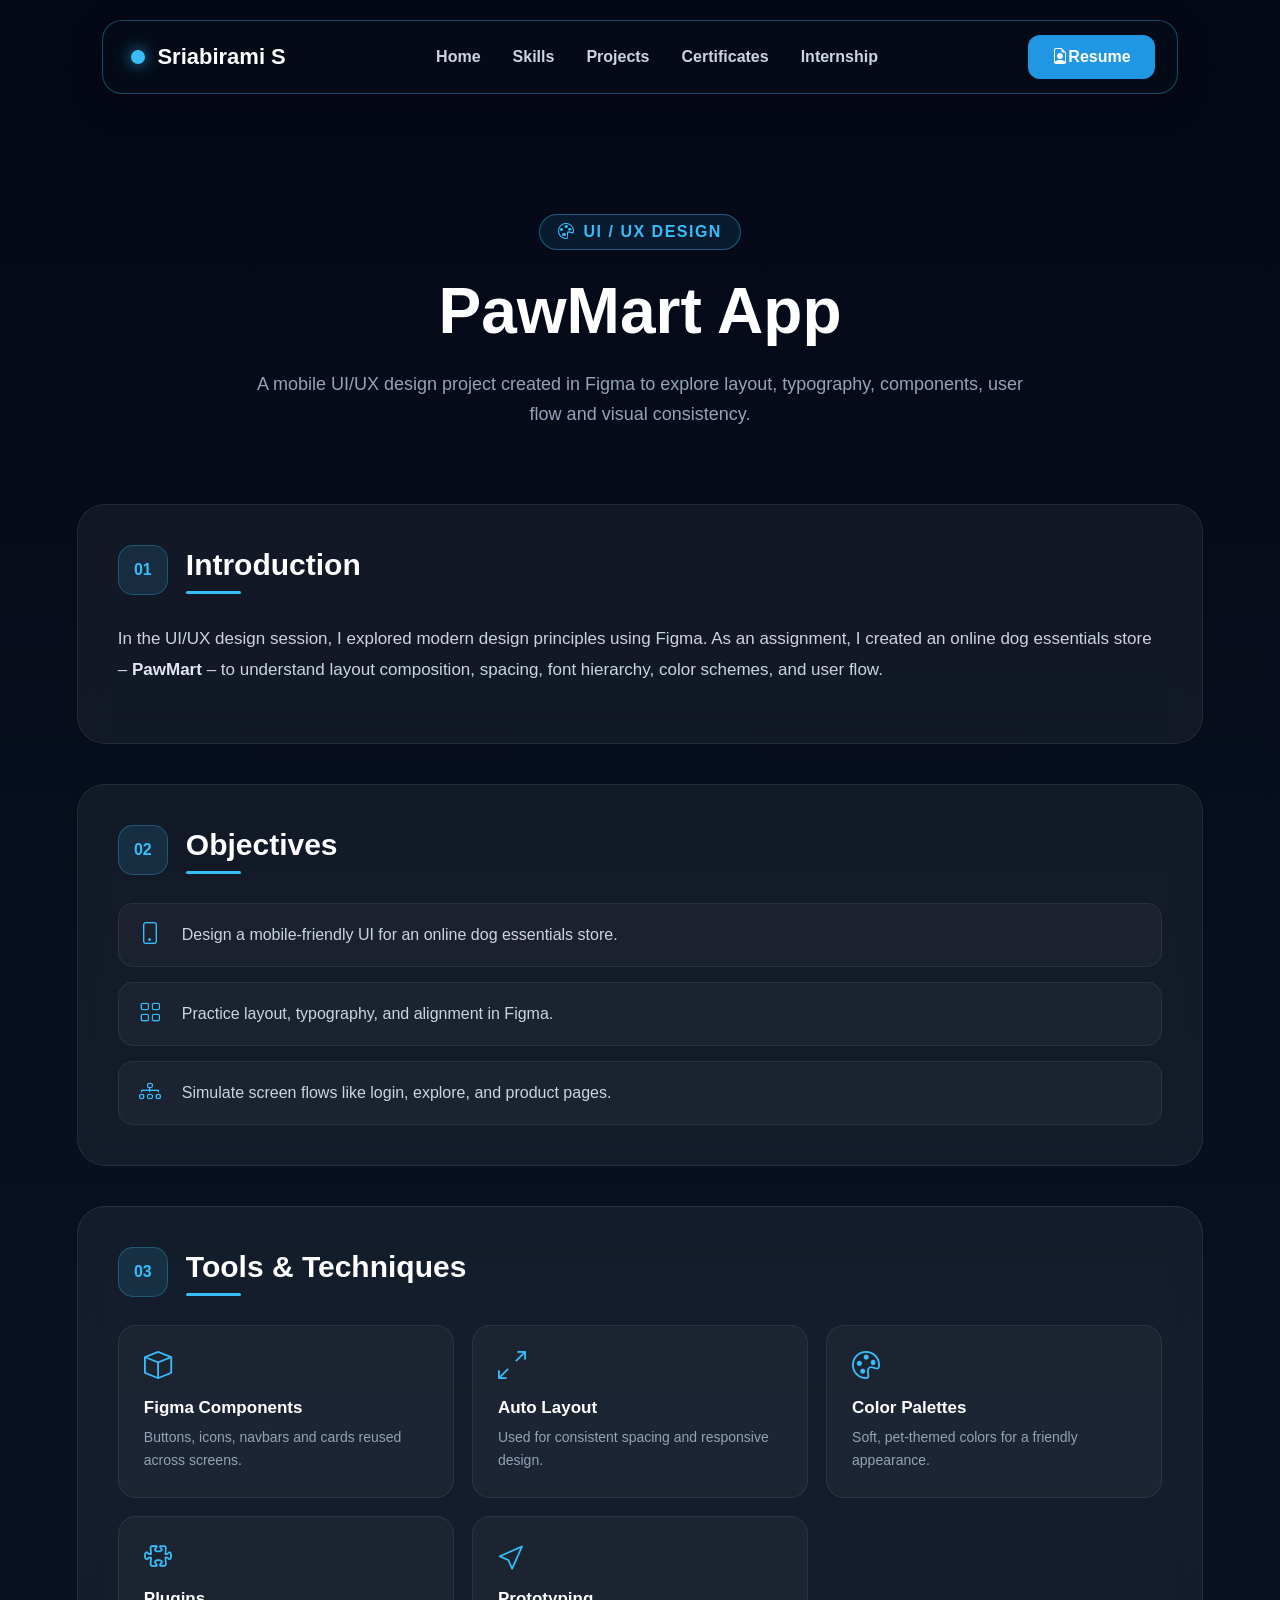
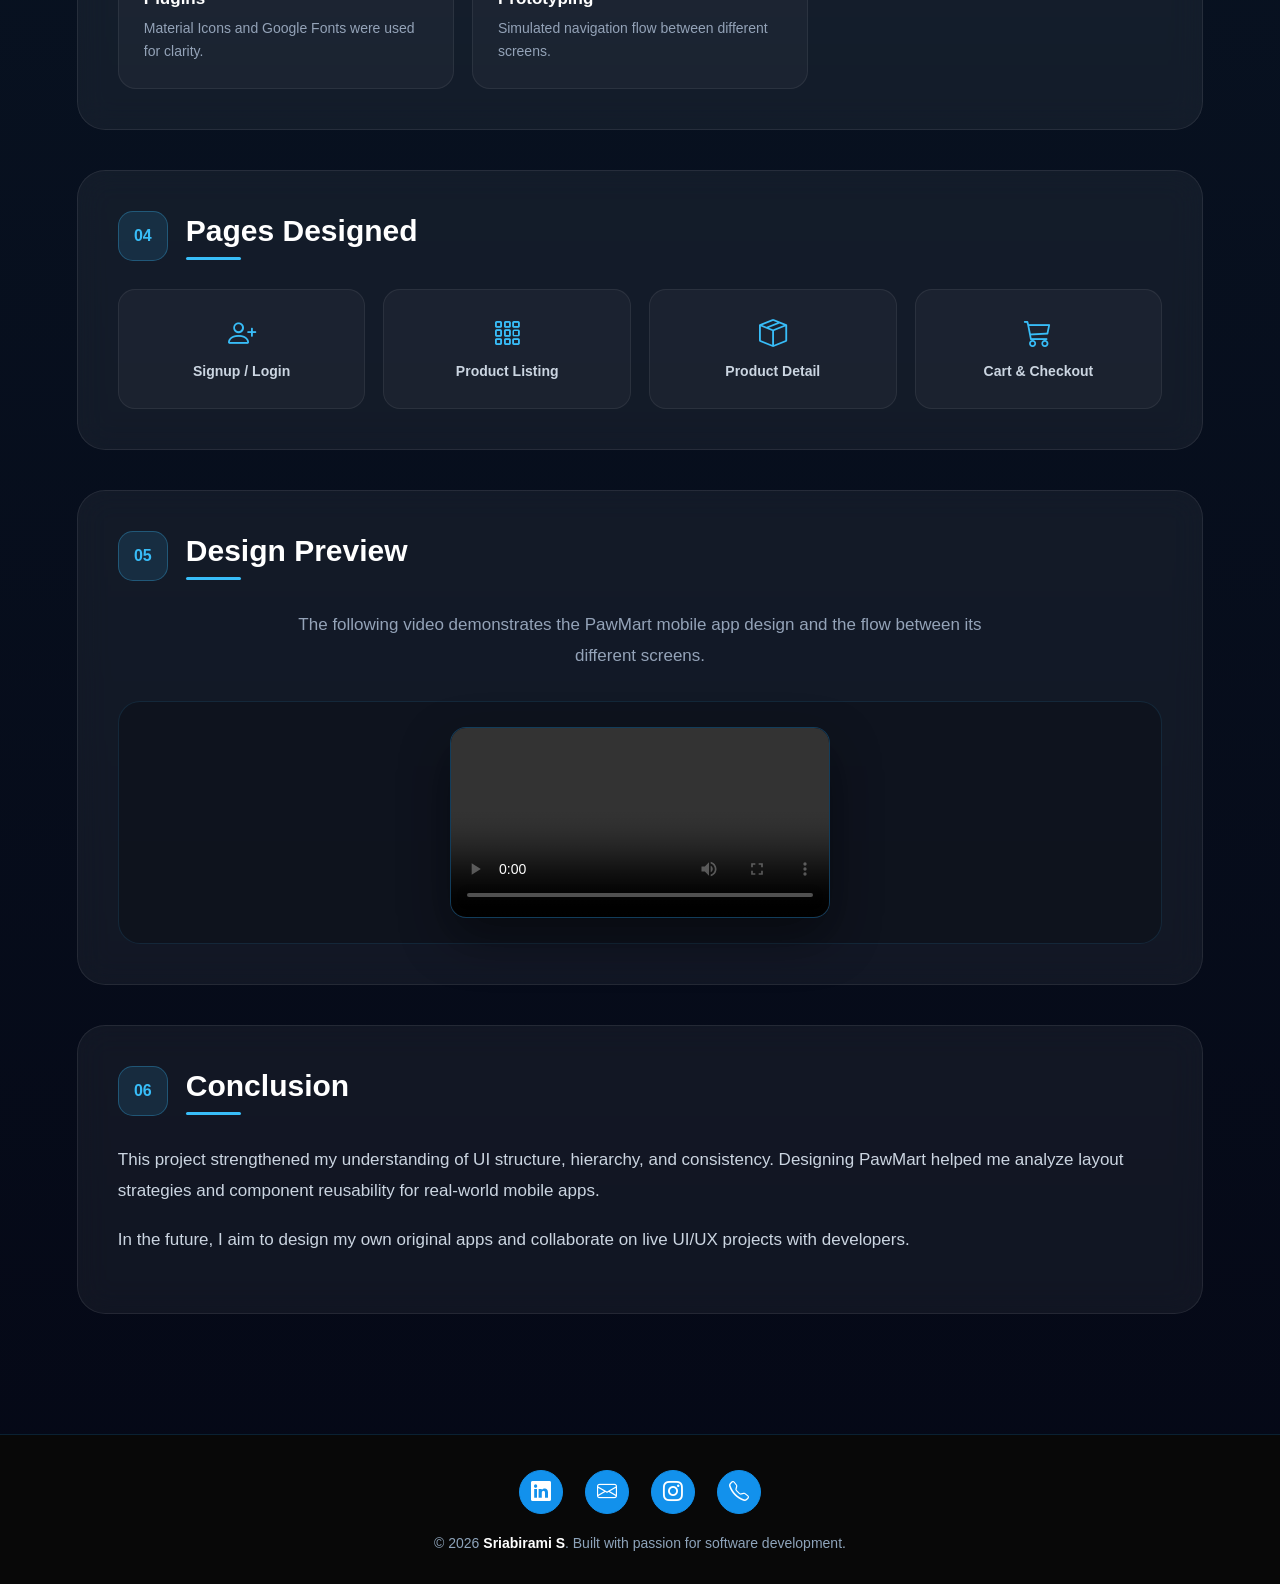
<file: uiux.html>
<!DOCTYPE html>
<html lang="en">

<head>

    <meta charset="UTF-8">

    <meta name="viewport" content="width=device-width, initial-scale=1.0">

    <title>UI/UX Design – PawMart App</title>

    <link rel="icon" type="image/png" href="./indeximages/favicon.png">

    <link rel="stylesheet" href="./assets/css/common/variables.css">
    <link rel="stylesheet" href="./assets/css/common/footer.css">

    <link rel="stylesheet" href="./assets/css/uiux.css">

    <link
        rel="stylesheet"
        href="https://cdn.jsdelivr.net/npm/bootstrap-icons@1.11.3/font/bootstrap-icons.min.css"
    >

</head>


<body>


    <!-- =========================================
         NAVIGATION
    ========================================== -->

    <header class="site-nav">

        <div class="nav-container">

            <a href="index.html" class="brand">

                <span class="brand-dot"></span>

                <span>Sriabirami S</span>

            </a>


            <nav class="main-nav">

                <a href="index.html">Home</a>

                <a href="Skills.html">Skills</a>

                <a href="Projects.html">Projects</a>

                <a href="certification.html">Certificates</a>

                <a href="Internship.html">Internship</a>

            </nav>


<a href="./assets/Sriabirami_S_Resume.pdf"
       class="resume-btn"
       target="_blank">

        <i class="bi bi-file-earmark-person"></i>

        Resume

    </a>

        </div>

    </header>



    <!-- =========================================
         HERO
    ========================================== -->

    <section class="assignment-hero">

        <span class="detail-tag">
            <i class="bi bi-palette"></i>
            UI / UX DESIGN
        </span>


        <h1>
            PawMart App
        </h1>


        <p>
            A mobile UI/UX design project created in Figma
            to explore layout, typography, components,
            user flow and visual consistency.
        </p>

    </section>



    <!-- =========================================
         MAIN CONTENT
    ========================================== -->

    <main class="assignment-content">


        <!-- INTRODUCTION -->

        <section class="content-card">

            <div class="section-heading">

                <span>01</span>

                <div>
                    <h2>Introduction</h2>
                    <div class="heading-line"></div>
                </div>

            </div>


            <p>
                In the UI/UX design session, I explored modern
                design principles using Figma. As an assignment,
                I created an online dog essentials store –
                <strong>PawMart</strong> – to understand layout
                composition, spacing, font hierarchy, color
                schemes, and user flow.
            </p>

        </section>



        <!-- OBJECTIVES -->

        <section class="content-card">

            <div class="section-heading">

                <span>02</span>

                <div>
                    <h2>Objectives</h2>
                    <div class="heading-line"></div>
                </div>

            </div>


            <div class="info-list">

                <div class="info-item">

                    <i class="bi bi-phone"></i>

                    <p>
                        Design a mobile-friendly UI for an
                        online dog essentials store.
                    </p>

                </div>


                <div class="info-item">

                    <i class="bi bi-grid"></i>

                    <p>
                        Practice layout, typography, and
                        alignment in Figma.
                    </p>

                </div>


                <div class="info-item">

                    <i class="bi bi-diagram-3"></i>

                    <p>
                        Simulate screen flows like login,
                        explore, and product pages.
                    </p>

                </div>

            </div>

        </section>



        <!-- TOOLS -->

        <section class="content-card">

            <div class="section-heading">

                <span>03</span>

                <div>
                    <h2>Tools & Techniques</h2>
                    <div class="heading-line"></div>
                </div>

            </div>


            <div class="tech-grid">

                <div class="tech-card">

                    <i class="bi bi-box"></i>

                    <h3>Figma Components</h3>

                    <p>
                        Buttons, icons, navbars and cards
                        reused across screens.
                    </p>

                </div>


                <div class="tech-card">

                    <i class="bi bi-arrows-angle-expand"></i>

                    <h3>Auto Layout</h3>

                    <p>
                        Used for consistent spacing and
                        responsive design.
                    </p>

                </div>


                <div class="tech-card">

                    <i class="bi bi-palette"></i>

                    <h3>Color Palettes</h3>

                    <p>
                        Soft, pet-themed colors for a
                        friendly appearance.
                    </p>

                </div>


                <div class="tech-card">

                    <i class="bi bi-puzzle"></i>

                    <h3>Plugins</h3>

                    <p>
                        Material Icons and Google Fonts
                        were used for clarity.
                    </p>

                </div>


                <div class="tech-card">

                    <i class="bi bi-cursor"></i>

                    <h3>Prototyping</h3>

                    <p>
                        Simulated navigation flow between
                        different screens.
                    </p>

                </div>

            </div>

        </section>



        <!-- PAGES -->

        <section class="content-card">

            <div class="section-heading">

                <span>04</span>

                <div>
                    <h2>Pages Designed</h2>
                    <div class="heading-line"></div>
                </div>

            </div>


            <div class="pages-grid">

                <div class="page-item">
                    <i class="bi bi-person-plus"></i>
                    <span>Signup / Login</span>
                </div>


                <div class="page-item">
                    <i class="bi bi-grid-3x3-gap"></i>
                    <span>Product Listing</span>
                </div>


                <div class="page-item">
                    <i class="bi bi-box-seam"></i>
                    <span>Product Detail</span>
                </div>


                <div class="page-item">
                    <i class="bi bi-cart3"></i>
                    <span>Cart & Checkout</span>
                </div>

            </div>

        </section>



        <!-- DESIGN PREVIEW -->

        <section class="content-card preview-card">

            <div class="section-heading">

                <span>05</span>

                <div>
                    <h2>Design Preview</h2>
                    <div class="heading-line"></div>
                </div>

            </div>


            <p class="preview-description">

                The following video demonstrates the PawMart
                mobile app design and the flow between its
                different screens.

            </p>


            <div class="video-wrapper">

                <video
                    class="uiux-video"
                    controls
                    preload="metadata"
                >

                    <source
                        src="./uiuximgs/pawmart.mp4"
                        type="video/mp4"
                    >

                    Your browser does not support the video tag.

                </video>

            </div>

        </section>



        <!-- CONCLUSION -->

        <section class="content-card">

            <div class="section-heading">

                <span>06</span>

                <div>
                    <h2>Conclusion</h2>
                    <div class="heading-line"></div>
                </div>

            </div>


            <p>
                This project strengthened my understanding of
                UI structure, hierarchy, and consistency.
                Designing PawMart helped me analyze layout
                strategies and component reusability for
                real-world mobile apps.
            </p>


            <p>
                In the future, I aim to design my own original
                apps and collaborate on live UI/UX projects
                with developers.
            </p>

        </section>


    </main>



   <!-- =====================================================
     FOOTER
===================================================== -->

<footer class="site-footer">

    <div class="footer-content">

        <div class="footer-icons">

            <a
                href="https://www.linkedin.com/in/sriabiramis/"
                target="_blank"
                rel="noopener noreferrer"
                aria-label="LinkedIn"
            >
                <i class="bi bi-linkedin"></i>
            </a>


            <a
                href="https://mail.google.com/mail/?view=cm&fs=1&to=abiramisaravanan100@gmail.com"
                aria-label="Email"
            >
                <i class="bi bi-envelope"></i>
            </a>


            <a
                href="https://www.instagram.com/abi__0210/"
                target="_blank"
                rel="noopener noreferrer"
                aria-label="Instagram"
            >
                <i class="bi bi-instagram"></i>
            </a>


            <a
                href="tel:+9361275297"
                aria-label="Phone"
            >
                <i class="bi bi-telephone"></i>
            </a>

        </div>


        <p>
            © 2026
            <span class="footer-name">Sriabirami S</span>.
            Built with passion for software development.
        </p>

    </div>

</footer>



<!-- =====================================================
     CURSOR
===================================================== -->

<div class="pointer"></div>


<script src="./assets/js/navbar.js"></script>
<script src="./assets/js/cursor.js"></script>

</body>

</html>
</file>
<file: assets/css/common/variables.css>
:root{

    /* ===== COLORS ===== */

    --bg-color:#000000;

    --section-color:#050505;

    --card-color:#111111;

    --card-hover:#171717;

    --primary-color:rgb(18,145,236);

    --primary-hover:rgb(50,170,255);

    --text-color:#ffffff;

    --paragraph-color:#c3d3e4;

    --muted-color:#8ea4bb;

    --border-color:rgba(56,189,248,.1);

    --border-hover:#38BDF8;

    /* ===== SHADOWS ===== */

    --shadow-sm:
        0 5px 18px rgba(0,0,0,.25);

    --shadow-md:
        0 10px 30px rgba(0,0,0,.35);

    --shadow-lg:
        0 0 25px rgba(18,145,236,.18);

    /* ===== GLASS ===== */

    --glass:
        rgba(8,15,28,.78);

    --glass-scroll:
        rgba(6,12,22,.92);

    /* ===== BORDER RADIUS ===== */

    --radius-sm:12px;

    --radius-md:18px;

    --radius-lg:24px;

    /* ===== TRANSITION ===== */

    --transition:.35s ease;

}
</file>
<file: assets/css/styless.css>
*{
    padding: 0;
    margin: 0;
}


/*==================================================
            UNIVERSAL SECTION TITLE
==================================================*/

.section-title{

    max-width:850px;

    margin:0 0 65px;

    text-align:left;

}

.section-title h2{

    font-size:3rem;

    font-weight:700;

    color:#fff;

    margin-bottom:18px;

    line-height:1.2;

}

.section-title p{

    max-width:720px;

    font-size:1.08rem;

    color:#b7c5d8;

    line-height:1.9;

}
@media(max-width:768px){

    .section-title{

        margin-bottom:45px;

    }

    .section-title h2{

        font-size:2.3rem;

    }

    .section-title p{

        font-size:.98rem;

    }

}

@media(max-width:576px){

    .section-title h2{

        font-size:2rem;

    }

    .section-title p{

        font-size:.92rem;

    }

}




.content{
  height:500px;
  width: 500px;
  color: aliceblue;
  font-size: 20px;
  margin-left: 50%;
  margin-top: 10%;
  margin-right: 10%;
  

}
.image{
  height:500px;
  width:400px;
   position: absolute;
   top: 70px;
   left: 60px;
  margin-left: 10%;
  margin-right:70% ;
 
}
.image img{
  height:500px;
width:450px;
margin-top: 40%;
justify-content: center;
border-radius: 70%;
display:flex;
transition: transform 0.3s ease-in-out, box-shadow 0.3s ease-in-out;
 

}
.image:hover img {
  transform: scale(1.05);
  box-shadow: 12px 12px 15px rgb(18, 145, 236);
}
.icons{
  text-align: center;
  padding: 10px;
  font-size: 40px;
  background-color: #111;
  position: fixed;
  bottom: 0;
  width: 100%;
  margin:0px;
}
.icons a{
  color: skyblue;
  text-decoration: none;
  display: inline-block; /* Ensure transform works correctly */
transition: transform 0.3s ease-in-out;
  /*margin: 0 15px;*/
}
.icons a:hover{
  color: white;
  transform: scale(1.2); 
}
 body {
        cursor: none; /* Hide the default cursor */
    }

   

/*==========================
        HERO
==========================*/

.hero{

display:grid;

grid-template-columns:1.2fr 1fr;

align-items:center;

gap:60px;

padding:2px clamp(25px,6vw,90px) 50px;
    min-height:85vh;


}

.hero-left{

display:flex;

flex-direction:column;

gap:26px;

}

.status-badge{

width:fit-content;

padding:10px 18px;

border-radius:50px;

background:rgba(0,200,255,.08);

border:1px solid rgba(0,200,255,.25);

color:#8ddcff;

font-size:14px;

display:flex;

align-items:center;

gap:10px;

}

.status-badge i{

font-size:9px;

color:#22c55e;

}

.hero-greeting{

font-size:22px;

color:#b8c7e6;

}
.hero-name{

font-size:clamp(3.2rem,6vw,4.8rem);

font-weight:800;

line-height:1;

letter-spacing:-2px;

margin:0;

font-family:'Poppins',sans-serif;

color:#ffffff;

text-shadow:
0 0 10px rgba(0,200,255,.15);

transition:
transform .35s ease,
text-shadow .35s ease,
color .35s ease;

}

.hero-name:hover{

transform:translateY(-2px);

color:#ffffff;

text-shadow:
0 0 8px #00c8ff,
0 0 18px rgba(0,200,255,.45),
0 0 35px rgba(0,200,255,.25);

}

.hero-role{

font-size:clamp(1.6rem,3vw,2.5rem);

font-weight:600;
margin-top:-8px;


background:linear-gradient(90deg,#00c8ff,#4ea8ff);

-webkit-background-clip:text;

-webkit-text-fill-color:transparent;

}

.tech-stack{

display:flex;

flex-wrap:wrap;

gap:14px;

}

.tech-stack span{

padding:10px 18px;

border-radius:30px;

background:#081221;

border:1px solid rgba(255,255,255,.08);

color:#d6e7ff;

font-size:14px;

transition:.3s;

}

.tech-stack span:hover{

transform:translateY(-4px);

border-color:#00c8ff;

}

.hero-description{

max-width:600px;

font-size:18px;

line-height:1.9;

color:#b8c7e6;

}

.hero-buttons{

display:flex;

flex-wrap:wrap;

gap:18px;

margin-top:10px;

}

.primary-btn,
.secondary-btn{

padding:15px 32px;

border-radius:50px;

font-size:16px;

font-weight:600;

display:inline-flex;

align-items:center;

justify-content:center;

gap:10px;

transition:.35s;

}

.primary-btn{

background:linear-gradient(135deg,#00c8ff,#0077ff);

color:white;

}

.primary-btn:hover{

transform:translateY(-4px);

}

.secondary-btn{

border:1px solid rgba(255,255,255,.15);

color:white;

}

.secondary-btn:hover{

border-color:#00c8ff;

}

.hero-social{

display:flex;

gap:18px;

margin-top:12px;

}

.hero-social a{

width:50px;

height:50px;

display:flex;

justify-content:center;

align-items:center;

border-radius:50%;

background:#081221;

color:#fff;

font-size:20px;

transition:.35s;

}

.hero-social a:hover{

background:#00c8ff;

transform:translateY(-5px);

}

.hero-right{

display:flex;
justify-content:center;
align-items:flex-start;

padding-top:20px;

}

.image-wrapper{

position:relative;

width:min(100%,420px);

margin-top:-100px;

}

.image-wrapper img{

width:100%;

aspect-ratio:1/1;

object-fit:cover;

border-radius:50%;

border:5px solid rgba(0,200,255,.25);

box-shadow:

0 0 35px rgba(0,200,255,.30),

0 0 90px rgba(0,200,255,.18);
transition:
transform .35s ease,
box-shadow .35s ease;

}
.image-wrapper:hover img{

transform:scale(1.02);

box-shadow:
0 0 40px rgba(0,200,255,.35),
0 0 90px rgba(0,200,255,.20);

}



/*==========================
      RESPONSIVE
==========================*/

@media(max-width:992px){

.hero{

grid-template-columns:1fr;

text-align:center;

padding-top:60px;

}

.hero-left{

align-items:center;

}

.hero-description{

max-width:100%;

}

.hero-buttons{

justify-content:center;

}

.hero-social{

justify-content:center;

}

.hero-right{

order:-1;

}

.image-wrapper{

width:min(75%,340px);

}



}

@media (max-width:576px){

.hero{

padding:40px 20px;

grid-template-columns:1fr;

gap:30px;

text-align:center;

}

.hero-right{

order:-1;

}

.hero-left{

align-items:center;

}

.image-wrapper{

width:min(85%,260px);

}


/* .intern-card{

position:static;

width:100%;

margin-bottom:15px;

} */

.tech-stack{

justify-content:center;

}

.hero-buttons{

width:100%;

flex-direction:column;

}

.primary-btn,
.secondary-btn{

width:100%;

}

.hero-social{

justify-content:center;

}

}


/*==================================================
                    ABOUT SECTION
==================================================*/

/*===============================
            ABOUT
================================*/

.about{
    padding:70px clamp(20px,5vw,80px);
}

.about-container{
    max-width:1150px;
    margin:auto;
}



.section-title::after{
    content:"";
    display:block;
    width:90px;
    height:4px;
    margin-top:18px;
    border-radius:20px;
    background:linear-gradient(90deg,#00c8ff,#0077ff);
}

/*===============================
        ABOUT CONTENT
================================*/

.about-content{

    display:flex;

    flex-direction:column;

    align-items:flex-start;

}

.about-tag{

    display:inline-block;

    padding:8px 18px;

    border-radius:30px;

    background:rgba(0,200,255,.08);

    border:1px solid rgba(0,200,255,.25);

    color:#67dfff;

    font-size:13px;

    font-weight:600;

    letter-spacing:1px;

    margin-bottom:25px;

}

.about-content h3{

    font-size:2.4rem;

    color:white;

    line-height:1.3;

  max-width:100%;

    width:100%;
    margin-bottom:25px;

}

.about-text{

    max-width:100%;
    width: 100%;
    color:#b8c9df;

    font-size:17px;

    line-height:1.9;

    margin-bottom:28px;

}

.highlight-title{

    color:white;

    font-size:1.35rem;

    margin-bottom:20px;

}
.about-layout{

    display:grid;

    grid-template-columns:1.6fr .9fr;

    gap:60px;

    align-items:center;

}
.about-illustration{

    display:flex;

    justify-content:center;

    align-items:center;

}

.about-illustration img{

    width:100%;

    max-width:380px;

    object-fit:contain;

    filter:drop-shadow(0 0 35px rgba(0,200,255,.18));

}
/*===============================
        HIGHLIGHT GRID
================================*/

.highlight-grid{

    display:grid;

grid-template-columns:repeat(3,minmax(180px,1fr));
   gap:14px;
    margin-top:0;

    width:100%;

}

.highlight-card{

    display:flex;

    align-items:center;

    gap:15px;

padding:15px 18px;
    background:#081221;

    border:1px solid rgba(255,255,255,.08);

    border-radius:18px;

    transition:.3s;

}

.highlight-card:hover{

    transform:translateY(-6px);

    border-color:#00c8ff;

    box-shadow:0 0 20px rgba(0,200,255,.15);

}

.highlight-card i{

    font-size:22px;

    color:#00c8ff;

}

.highlight-card span{

    color:white;

    font-size:16px;

    font-weight:500;

}

/*===============================
          CTA
================================*/

.about-cta{

    margin-top:35px;

    color:#73d8ff;

    font-style:italic;

    font-size:16px;

}

/*===============================
          MOBILE
================================*/

@media(max-width:900px){

.highlight-grid{

grid-template-columns:repeat(2,1fr);

}

}

@media(max-width:768px){

.about{

padding:60px 20px;

}

.about-content h3{

font-size:2rem;

}

.about-text{

font-size:16px;

}

.highlight-grid{

grid-template-columns:1fr;

}

}
/*==================================================
                RESPONSIVE
==================================================*/

@media(max-width:1100px){

.about-container{

    grid-template-columns:1fr;

    gap:45px;
}

.about-right{

    width:100%;
}

}

@media(max-width:768px){

.about{

    padding:60px 20px;
}



.about-left h3{

    text-align:center;

    font-size:1.8rem;
}

.about-left p{

    text-align:center;

    font-size:16px;
}

.about-highlights{

    grid-template-columns:1fr;
}

.strength-heading{

    text-align:center;
}

.strength-wrapper{

    grid-template-columns:1fr;
}

}

@media(max-width:480px){



.highlight-card{

    padding:15px;
}

.strength-card{

    padding:18px;
}

}
@media(max-width:1000px){

.about-layout{

grid-template-columns:1fr;

}

.about-illustration{

order:-1;

margin-bottom:30px;

}

.about-illustration img{

max-width:260px;

}

}
/*==================================================
                    SKILLS
==================================================*/

.skills-preview{

    padding:70px clamp(20px,5vw,80px);

}

.skills-grid{

display:grid;

grid-template-columns:repeat(4,1fr);

gap:25px;

margin-top:45px;

}

.skill-card{

background:#081221;

border:1px solid rgba(255,255,255,.08);

border-radius:22px;

padding:30px;

transition:.35s;

display:flex;

flex-direction:column;

}

.skill-card:hover{

transform:translateY(-10px);

border-color:#00c8ff;

box-shadow:0 0 30px rgba(0,200,255,.18);

}

.skill-icon{

width:65px;

height:65px;

border-radius:18px;

background:rgba(0,200,255,.08);

display:flex;

justify-content:center;

align-items:center;

margin-bottom:22px;

transition:.35s;

}

.skill-card:hover .skill-icon{

transform:rotate(-10deg) scale(1.05);

}

.skill-icon i{

font-size:30px;

color:#00c8ff;

}

.skill-card h3{

color:white;

font-size:23px;

margin-bottom:20px;

}

.skill-card ul{

list-style:none;

padding:0;

margin:0;

}

.skill-card li{

color:#c8d7ef;

margin-bottom:14px;

font-size:16px;

position:relative;

padding-left:22px;

}

.skill-card li::before{

content:"▸";

position:absolute;

left:0;

color:#00c8ff;

}

.skills-button{

text-align:center;

margin-top:50px;

}

.skills-button a{

display:inline-flex;

align-items:center;

gap:10px;

padding:15px 35px;

background:linear-gradient(135deg,#00c8ff,#0077ff);

border-radius:50px;

color:white;

text-decoration:none;

font-weight:600;

transition:.35s;

}

.skills-button a:hover{

transform:translateY(-4px);

box-shadow:0 0 25px rgba(0,200,255,.35);

}

/*==========================
      RESPONSIVE
==========================*/

@media(max-width:1200px){

.skills-grid{

grid-template-columns:repeat(2,1fr);

}

}

@media(max-width:768px){

.skills-preview{

padding:70px 20px;

}

.skills-grid{

grid-template-columns:1fr;

gap:20px;

}

.skill-card{

padding:24px;

}

.skill-card h3{

font-size:21px;

}

.skill-card li{

font-size:15px;

}

.skills-button a{

width:100%;

justify-content:center;

}

}
/*==================================================
                FEATURED PROJECTS
==================================================*/



.featured-projects{
    padding:70px clamp(20px,5vw,80px);

}


/*==================================================
                    GRID
==================================================*/

.project-grid{

    display:grid;

    grid-template-columns:repeat(3,1fr);

    gap:32px;

    margin-bottom:65px;

}


/*==================================================
                    CARD
==================================================*/

.project-card{

    background:#0d1a2b;

    border:1px solid rgba(255,255,255,.08);

    border-radius:22px;

    overflow:hidden;

    display:flex;

    flex-direction:column;

    transition:
            transform .35s ease,
            box-shadow .35s ease,
            border-color .35s ease;

}

.project-card:hover{

    transform:translateY(-10px);

    border-color:#00c8ff;

    box-shadow:0 22px 45px rgba(0,200,255,.18);

}


/*==================================================
                    IMAGE
==================================================*/

.project-image{

    position:relative;

    margin:15px;

    border-radius:18px;

    height:260px;

    overflow:hidden;

}

.project-image img{

    width:100%;

    height:100%;
    border-radius:18px;

    object-fit:cover;

    object-position:center;

    transition:transform .55s ease;

}

.project-card:hover .project-image img{

    transform:scale(1.08);

}


/*==================================================
                    BADGES
==================================================*/

.project-badge{

    position:absolute;

    top:16px;

    left:16px;

    padding:8px 16px;

    border-radius:30px;

    font-size:.75rem;

    font-weight:600;

    backdrop-filter:blur(12px);

    z-index:3;

}

.project-badge.featured{

    background:rgba(0,200,255,.15);

    color:#5fe3ff;

    border:1px solid rgba(0,200,255,.25);

}

.project-badge.web{

    background:rgba(120,105,255,.18);

    color:#c6bcff;

    border:1px solid rgba(120,105,255,.25);

}

.project-badge.backend{

    background:rgba(46,204,113,.18);

    color:#8ef3b4;

    border:1px solid rgba(46,204,113,.25);

}


/*==================================================
                    CONTENT
==================================================*/

.project-content{

    padding:28px;

    display:flex;

    flex-direction:column;

    flex:1;

}

.project-content h3{

    color:#fff;

    font-size:1.38rem;

    display:flex;

    align-items:center;

    gap:10px;

    margin-bottom:18px;

    line-height:1.4;

}

.project-content h3 i{

    color:#00c8ff;

    font-size:1.15rem;

}

.project-content p{

    color:#c3d2e6;

    line-height:1.8;

    margin-bottom:24px;

    flex:1;

}


/*==================================================
                    TECH STACK
==================================================*/

.tech-stack{

    display:flex;

    flex-wrap:wrap;

    gap:10px;

    margin-bottom:28px;

}

.tech-stack span{

    background:#132338;

    color:#dfefff;

    border:1px solid rgba(255,255,255,.05);

    border-radius:18px;

    padding:7px 14px;

    font-size:.8rem;

    transition:.3s;

}

.tech-stack span:hover{

    background:#00c8ff;

    color:#07111f;

    transform:translateY(-2px);

}


/*==================================================
                    LINK
==================================================*/

.project-link{

    display:inline-flex;

    align-items:center;

    gap:8px;

    color:#00c8ff;

    text-decoration:none;

    font-weight:600;

    transition:.3s;

}

.project-link i{

    transition:.3s;

}

.project-link:hover{

    gap:14px;

    color:#63e6ff;

}

.project-link:hover i{

    transform:translateX(5px);

}


/*==================================================
                CARD MICRO EFFECTS
==================================================*/

.project-card:hover .tech-stack span{

    border-color:rgba(0,200,255,.35);

}

.project-card:hover .project-badge{

    transform:scale(1.05);

}


/*==================================================
                FOOTER CTA
==================================================*/

.projects-footer{

    margin-top:10px;

    text-align:center;

}

.projects-footer p{

    color:#9fb2c8;

    margin-bottom:28px;

    font-size:1rem;

}

.view-projects-btn{

    display:inline-flex;

    align-items:center;

    gap:10px;

    padding:16px 34px;

    background:#00c8ff;

    color:#07111f;

    border-radius:50px;

    text-decoration:none;

    font-weight:700;

    transition:.35s;

}

.view-projects-btn:hover{

    transform:translateY(-4px);

    box-shadow:0 18px 40px rgba(0,200,255,.32);

}

.view-projects-btn i{

    transition:.3s;

}

.view-projects-btn:hover i{

    transform:translateX(5px);

}
/*==================================================
            RESPONSIVE DESIGN
==================================================*/

/* ---------- Large Laptop ---------- */

@media (max-width:1200px){

    .featured-projects{
        padding:85px 6%;
    }

    .project-grid{
        gap:25px;
    }

    .project-image{
        height:210px;
    }

}


/* ---------- Tablets ---------- */

@media (max-width:992px){

    .project-grid{

        grid-template-columns:repeat(2,1fr);

    }

    .project-content{

        padding:24px;

    }

    .project-content h3{

        font-size:1.25rem;

    }

    .project-image{

        height:200px;

    }

}


/* ---------- Large Mobile ---------- */

@media (max-width:768px){

    .featured-projects{

        padding:75px 20px;

    }

   

    .project-grid{

        grid-template-columns:1fr;

        gap:28px;

        margin-bottom:50px;

    }

    .project-card{

        max-width:650px;

        width:100%;

        margin:auto;

    }

    .project-image{

        height:220px;

    }

    .project-content{

        padding:24px;

    }

    .project-content h3{

        font-size:1.3rem;

    }

    .project-content p{

        font-size:.95rem;

    }

    .tech-stack span{

        font-size:.75rem;

        padding:6px 12px;

    }

    .view-projects-btn{

        width:100%;

        justify-content:center;

    }

}


/* ---------- Small Mobile ---------- */

@media (max-width:576px){

    .featured-projects{

        padding:65px 16px;

    }

   

    .project-image{

        height:190px;

        margin:12px;

    }

    .project-content{

        padding:20px;

    }

    .project-content h3{

        font-size:1.15rem;

    }

    .project-content p{

        font-size:.9rem;

        line-height:1.7;

    }

    .project-badge{

        font-size:.7rem;

        padding:6px 12px;

    }

    .tech-stack{

        gap:8px;

    }

    .tech-stack span{

        font-size:.72rem;

        padding:5px 10px;

    }

    .project-link{

        font-size:.9rem;

    }

    .projects-footer p{

        font-size:.92rem;

        padding:0 10px;

    }

    .view-projects-btn{

        padding:14px 22px;

        font-size:.95rem;

    }

}


/*==================================================
                SMOOTH ANIMATIONS
==================================================*/

.project-card,
.project-image img,
.project-badge,
.tech-stack span,
.project-link,
.view-projects-btn{

    transition:all .35s ease;

}

.project-card:hover .project-link{

    color:#63e6ff;

}

.project-card:hover .project-image{

    box-shadow:0 12px 30px rgba(0,200,255,.18);

}

.project-card:hover h3{

    color:#ffffff;

}

.project-card:hover{

    background:#102034;

}



/*==================================================
            PROFESSIONAL EXPERIENCE
==================================================*/

.experience{
    padding:70px clamp(20px,5vw,80px);
}

.experience-container{
    display:grid;
    grid-template-columns:repeat(2,1fr);
    gap:30px;
    margin-top:60px;
}

/*================ CARD =================*/

.experience-card{

    background:#0d1a2b;
    border:1px solid rgba(255,255,255,.08);
    border-radius:22px;
    padding:26px;
    display:flex;
    gap:22px;
    transition:.35s ease;
}

.experience-card:hover{

    transform:translateY(-8px);
    border-color:#00c8ff;
    box-shadow:0 20px 40px rgba(0,200,255,.15);
}

/*================ ICON =================*/

.experience-icon{

    width:70px;
    height:70px;
    min-width:70px;

    display:flex;
    justify-content:center;
    align-items:center;

    background:rgba(0,200,255,.12);

    border-radius:18px;
}

.experience-icon i{

    font-size:30px;
    color:#00c8ff;
}

/*================ CONTENT =================*/

.experience-content{

    flex:1;
}

.experience-duration{

    display:inline-block;

    margin-bottom:12px;

    padding:6px 14px;

    background:#132338;

    color:#8fdfff;

    border-radius:20px;

    font-size:.8rem;

    font-weight:600;
}

.experience-content h3{

    color:#fff;

    font-size:1.45rem;

    margin-bottom:16px;
}

.experience-content p{

    color:#c6d3e5;

    line-height:1.8;

    margin-bottom:14px;
}

.experience-content ul{

    padding-left:18px;
}

.experience-content ul li{

    color:#dfe8f7;

    margin-bottom:8px;

    line-height:1.6;
}
.experience-projects{

    padding-left:18px;

}

.experience-projects li{

    margin-bottom:10px;

}

.experience-projects a{

    color:#dfe8f7;

    text-decoration:none;

    transition:.3s;

}

.experience-projects a:hover{

    color:#00c8ff;

    padding-left:6px;

}

/*================ BUTTON =================*/

.experience-btn{

    text-align:center;

    margin-top:55px;
}

.experience-btn a{

    display:inline-flex;

    align-items:center;

    gap:10px;

    padding:16px 34px;

    border-radius:50px;

    text-decoration:none;

    background:#00c8ff;

    color:#081221;

    font-weight:700;

    transition:.35s;
}

.experience-btn a:hover{

    transform:translateY(-4px);

    box-shadow:0 15px 35px rgba(0,200,255,.35);
}

.experience-btn a i{

    transition:.3s;
}

.experience-btn a:hover i{

    transform:translateX(6px);
}
.experience-company{

    color:#00c8ff;

    font-size:.95rem;

    font-weight:600;

    margin-bottom:8px;

    letter-spacing:.4px;

}
.experience-tech{

    display:flex;

    flex-wrap:wrap;

    gap:10px;

    margin-top:20px;

}

.experience-tech span{

    background:rgba(0,200,255,.08);

    border:1px solid rgba(0,200,255,.18);

    color:#9ee9ff;

    padding:7px 14px;

    border-radius:30px;

    font-size:.82rem;

    font-weight:500;

}

/*==================================================
                RESPONSIVE
==================================================*/

@media(max-width:992px){

    .experience-container{

        grid-template-columns:1fr;

        gap:25px;
    }

    .experience-card{

        max-width:720px;

        margin:auto;
    }

}

@media(max-width:768px){

    .experience{

        padding:70px 20px;
    }

    .experience-card{

        flex-direction:column;

        align-items:flex-start;

        padding:24px;
    }

    .experience-icon{

        width:60px;
        height:60px;
        min-width:60px;
    }

    .experience-icon i{

        font-size:24px;
    }

    .experience-content h3{

        font-size:1.25rem;
    }

    .experience-content p{

        font-size:.95rem;
    }

    .experience-btn a{

        width:100%;

        justify-content:center;
    }

}

@media(max-width:480px){

    .experience{

        padding:60px 16px;
    }

    .experience-card{

        padding:20px;
    }

    .experience-content h3{

        font-size:1.1rem;
    }

    .experience-content p{

        font-size:.9rem;
    }

    .experience-content ul li{

        font-size:.9rem;
    }

    .experience-duration{

        font-size:.75rem;
    }

}

/* =========================================================
   HOME PAGE — SHARED NAVBAR COMPATIBILITY
   Navbar is controlled by common/navbar.css
========================================================= */

/* Prevent old Home styles from affecting navbar */

.navbar,
.navbar * {
    box-sizing: border-box;
}


/* ---------------------------------------------------------
   NAVBAR
--------------------------------------------------------- */

.navbar {

    position: fixed !important;

    top: 18px !important;

    left: 50% !important;

    right: auto !important;

    margin: 0 !important;

    transform: translateX(-50%) !important;

    width: min(92%, 1280px) !important;

    min-height: 68px;

    padding: 12px 28px !important;

    display: flex !important;

    flex-direction: row !important;

    align-items: center !important;

    justify-content: space-between !important;

    gap: 25px;

    z-index: 9999 !important;

}


/* ---------------------------------------------------------
   LOGO
--------------------------------------------------------- */

.navbar .logo {

    display: flex;

    align-items: center;

    gap: 12px;

    flex-shrink: 0;

}


/* ---------------------------------------------------------
   NAVIGATION
--------------------------------------------------------- */

.navbar .nav-links {

    display: flex !important;

    align-items: center !important;

    justify-content: center !important;

    flex-direction: row !important;

    flex-wrap: nowrap;

    gap: 25px;

    margin: 0 !important;

    padding: 0 !important;

    list-style: none;

    flex: 1;

}

.navbar .nav-links li {

    margin: 0 !important;

    padding: 0 !important;

    list-style: none;

}

.navbar .nav-links a {

    display: inline-block;

    margin: 0 !important;

    padding: 8px 2px;

    white-space: nowrap;

}


/* ---------------------------------------------------------
   RESUME
--------------------------------------------------------- */

.navbar .resume-btn {

    flex-shrink: 0;

    margin: 0 !important;

    white-space: nowrap;

}


/* ---------------------------------------------------------
   HERO — leave room for fixed navbar
--------------------------------------------------------- */

.hero {

    padding-top: 100px;

}


/* =========================================================
   TABLET
========================================================= */

@media (max-width: 992px) {

    .navbar {

        width: 94% !important;

        padding: 12px 20px !important;

        gap: 15px;

    }

    .navbar .nav-links {

        gap: 16px;

    }

    .navbar .nav-links a {

        font-size: .82rem;

    }

    .navbar .resume-btn {

        padding: 9px 16px;

        font-size: .82rem;

    }

}


/* =========================================================
   MOBILE
========================================================= */

@media (max-width: 768px) {

    .navbar {

        position: fixed !important;

        top: 10px !important;

        width: calc(100% - 24px) !important;

        padding: 12px 16px !important;

        flex-direction: column !important;

        gap: 12px;

    }

    .navbar .logo {

        width: 100%;

        justify-content: center;

    }

    .navbar .nav-links {

        width: 100%;

        flex-wrap: wrap;

        justify-content: center !important;

        gap: 12px 18px;

        flex: none;

    }

    .navbar .nav-links a {

        font-size: .78rem;

    }

    .navbar .resume-btn {

        display: none;

    }

    .hero {

        padding-top: 190px;

    }

}


/* =========================================================
   SMALL MOBILE
========================================================= */

@media (max-width: 480px) {

    .navbar {

        width: calc(100% - 16px) !important;

        top: 8px !important;

        padding: 10px 12px !important;

        border-radius: 14px;

    }

    .navbar .nav-links {

        gap: 8px 13px;

    }

    .navbar .nav-links a {

        font-size: .72rem;

    }

    .hero {

        padding-top: 175px;

    }

}
</file>
<file: assets/css/common/navbar.css>
/* =========================================================
   SHARED NAVBAR
   Used by:
   Home | Skills | Projects | Certificates | Internship
========================================================= */


/* =========================================================
   NAVBAR CONTAINER
========================================================= */
/* ===========================
   NAVBAR FONT
=========================== */

@import url('https://fonts.googleapis.com/css2?family=Poppins:wght@300;400;500;600;700;800&display=swap');


/* ===========================
   NAVBAR
=========================== */

.navbar,
.navbar * {
    font-family: 'Poppins', sans-serif;
}
/* =========================================================
   SHARED NAVBAR
========================================================= */

.navbar {

    position: fixed !important;

    top: 18px !important;

    left: 50% !important;

    right: auto !important;

    margin: 0 !important;

    transform: translateX(-50%) !important;

    width: min(92%, 1280px) !important;

    min-height: 68px;

    padding: 12px 28px;

    display: flex;

    align-items: center;

    justify-content: space-between;

    gap: 25px;

    background: var(--glass);

    border: 1px solid rgba(18, 145, 236, 0.30);

    border-radius: 16px;

    backdrop-filter: blur(18px);

    -webkit-backdrop-filter: blur(18px);

    box-shadow:
        0 0 0 1px rgba(18, 145, 236, 0.06),
        0 12px 35px rgba(0, 0, 0, 0.40);

    z-index: 9999;

    box-sizing: border-box;

    transition:
        background 0.35s ease,
        border-color 0.35s ease,
        box-shadow 0.35s ease;

}
/* =========================================================
   NAVIGATION LINKS
========================================================= */

.nav-links {

    display: flex;

    align-items: center;

    justify-content: center;

    gap: 25px;

    margin: 0 !important;

    padding: 0 !important;

    list-style: none;

    flex: 1;

}

.nav-links li {

    margin: 0 !important;

    padding: 0 !important;

}

.nav-links a {

    position: relative;

    display: inline-block;

    padding: 8px 2px;

    color: #d7e7ff;

    text-decoration: none;

    font-size: 0.92rem;

    font-weight: 500;

    white-space: nowrap;

    transition:
        color 0.3s ease,
        transform 0.3s ease;

}

.nav-links a:hover {

    color: var(--primary-color);

}

.nav-links a.active {

    color: var(--primary-color);

}


/* Underline */

.nav-links a::after {

    content: "";

    position: absolute;

    left: 50%;

    bottom: 0;

    width: 0;

    height: 2px;

    background: var(--primary-color);

    border-radius: 5px;

    transform: translateX(-50%);

    box-shadow:
        0 0 8px rgba(18,145,236,.65);

    transition: width .3s ease;

}

.nav-links a:hover::after {

    width: 100%;

}

.nav-links a.active::after {

    width: 100%;

}   


/* =========================================================
   NAVBAR — SCROLLED STATE

   Added by navbar.js when the user scrolls.
========================================================= */

.navbar.navbar-scrolled {

    background: var(--glass-scroll);

    backdrop-filter: blur(24px);

    -webkit-backdrop-filter: blur(24px);

    border-color: rgba(18, 145, 236, 0.38);

    box-shadow:
        0 0 0 1px rgba(18, 145, 236, 0.08),
        0 10px 35px rgba(0, 0, 0, 0.50),
        0 0 20px rgba(18, 145, 236, 0.08);

}


/* =========================================================
   LOGO
========================================================= */

.logo {

    display:flex;

    align-items:center;

    gap:12px;

    flex-shrink:0;

}


/* Blue glowing dot */

.logo-dot {

    width:13px;

    height:13px;

    flex-shrink:0;

    background:var(--primary-color);

    border-radius:50%;

    box-shadow:
        0 0 8px var(--primary-color),
        0 0 18px rgba(18,145,236,.55);

}


/* Logo text container */

.logo-text {

    display:flex;

    flex-direction:column;

    justify-content:center;

    line-height:1.2;

}


/* Name */

.logo-text h2 {

    margin:0;

    color:var(--text-color);

    font-size:1.08rem;

    font-weight:600;

    white-space:nowrap;

}


/* Job title */

.logo-text span {

    margin-top:3px;

    color:var(--muted-color);

    font-size:.72rem;

    font-weight:400;

    white-space:nowrap;

}


/* =========================================================
   NAVIGATION LINKS
========================================================= */

.nav-links {

    display: flex;

    align-items: center;

    justify-content: center;

    gap: 25px;

    margin: 0;

    padding: 0;

    list-style: none;

}


.nav-links li {

    margin: 0;

    padding: 0;

}


.nav-links a {

    position: relative;

    display: inline-block;

    padding: 8px 2px;

    color: #d7e7ff;

    text-decoration: none;

    font-size: 0.92rem;

    font-weight: 500;

    white-space: nowrap;

    transition:
        color 0.3s ease,
        transform 0.3s ease;

}


/* =========================================================
   NAV LINK UNDERLINE
========================================================= */

/* =========================================================
   NAV LINK UNDERLINE
========================================================= */

.navbar .nav-links a::after {

    content: "";

    position: absolute;

    left: 50%;

    bottom: -7px;

    width: 0;

    height: 3px;

    border-radius: 10px;

    background: rgb(18, 145, 236);

    box-shadow:
        0 0 10px rgba(18, 145, 236, 0.7);

    transform: translateX(-50%);

    transition: width 0.3s ease;

}


/* Hover → show underline */

.navbar .nav-links a:hover::after {

    width: 100% !important;

}


/* Active page → keep underline visible */

.navbar .nav-links a.active::after {

    width: 100% !important;

}


/* =========================================================
   ACTIVE PAGE
========================================================= */

.nav-links a.active {

    color: var(--primary-color);

}


.nav-links a.active::after {

    width: 100%;

}


/* =========================================================
   RESUME BUTTON
========================================================= */

.resume-btn {

    display: inline-flex;

    align-items: center;

    justify-content: center;

    flex-shrink: 0;

    padding: 10px 20px;

    background: var(--primary-color);

    color: white;

    border: 1px solid transparent;

    border-radius: 10px;

    text-decoration: none;

    font-size: 0.88rem;

    font-weight: 600;

    white-space: nowrap;

    box-shadow:
        0 0 12px rgba(18, 145, 236, 0.12);

    transition:
        transform 0.3s ease,
        background 0.3s ease,
        box-shadow 0.3s ease;

}


.resume-btn:hover {

    background: var(--primary-hover);

    transform: translateY(-3px);

    box-shadow:
        0 0 20px rgba(18, 145, 236, 0.40);

}


/* =========================================================
   MOBILE MENU BUTTON
========================================================= */

.menu-toggle {

    display: none;

    width: 42px;

    height: 42px;

    align-items: center;

    justify-content: center;

    flex-direction: column;

    gap: 5px;

    background: transparent;

    border: 1px solid rgba(18, 145, 236, 0.25);

    border-radius: 10px;

    cursor: pointer;

    padding: 0;

}


.menu-toggle span {

    display: block;

    width: 20px;

    height: 2px;

    background: var(--text-color);

    border-radius: 5px;

    transition:
        transform 0.3s ease,
        opacity 0.3s ease,
        background 0.3s ease;

}


.menu-toggle:hover {

    border-color: var(--primary-color);

}


.menu-toggle:hover span {

    background: var(--primary-color);

}


/* =========================================================
   MOBILE MENU — OPEN STATE
========================================================= */

.menu-toggle.active span:nth-child(1) {

    transform:
        translateY(7px)
        rotate(45deg);

}


.menu-toggle.active span:nth-child(2) {

    opacity: 0;

}


.menu-toggle.active span:nth-child(3) {

    transform:
        translateY(-7px)
        rotate(-45deg);

}


/* =========================================================
   TABLET
========================================================= */

@media (max-width: 1050px) {

    .navbar {

        width: min(92%, 900px);

        padding: 11px 20px;

    }

    .nav-links {

        gap: 17px;

    }

    .nav-links a {

        font-size: 0.84rem;

    }

    .resume-btn {

        padding: 9px 16px;

        font-size: 0.82rem;

    }

}


/* =========================================================
   MOBILE
========================================================= */

@media (max-width:768px){

    .navbar{

        top:12px;

        width:calc(100% - 24px);

        min-height:60px;

        padding:9px 14px;

        border-radius:14px;

    }


    .logo-text span{

        display:none;

    }


    .logo-text h2{

        font-size:1rem;

    }


    .logo-dot{

        width:11px;

        height:11px;

    }


    .nav-links{

        position:absolute;

        top:calc(100% + 10px);

        left:0;

        width:100%;

        padding:15px;

        display:flex;

        flex-direction:column;

        align-items:stretch;

        gap:5px;

        background:rgba(8,15,28,.96);

        border:1px solid rgba(18,145,236,.25);

        border-radius:14px;

        backdrop-filter:blur(22px);

        -webkit-backdrop-filter:blur(22px);

        box-shadow:
            0 12px 35px rgba(0,0,0,.45);

        opacity:0;

        visibility:hidden;

        transform:translateY(-10px) scale(.98);

        transition:
            opacity:.3s ease,
            visibility:.3s ease,
            transform:.3s ease;

    }


    .nav-links.active{

        opacity:1;

        visibility:visible;

        transform:translateY(0) scale(1);

    }


    .nav-links li{

        width:100%;

    }


    .nav-links a{

        display:block;

        width:100%;

        padding:12px 14px;

        border-radius:9px;

    }


    .nav-links a.active{

        background:rgba(18,145,236,.12);

    }


    .nav-links a::after{

        display:none;

    }


    .resume-btn{

        display:none;

    }


    .menu-toggle{

        display:flex;

    }

}


/* =========================================================
   SMALL MOBILE
========================================================= */

@media (max-width: 400px) {

    .navbar {

        width: calc(100% - 18px);

        top: 9px;

        padding: 8px 11px;

    }


    .logo {

        gap: 9px;

    }


    .logo h2 {

        font-size: 0.92rem;

    }


    .menu-toggle {

        width: 38px;

        height: 38px;

    }

}
/* =========================================================
   LOGO
========================================================= */

.logo {

    display: flex;

    align-items: center;

    gap: 12px;

    flex-shrink: 0;

}

.logo-dot {

    width: 13px;

    height: 13px;

    flex-shrink: 0;

    background: var(--primary-color);

    border-radius: 50%;

    box-shadow:
        0 0 8px var(--primary-color),
        0 0 18px rgba(18,145,236,.55);

}

.logo-text {

    display: flex;

    flex-direction: column;

    justify-content: center;

    line-height: 1.2;

}

.logo-text h2 {

    margin: 0 !important;

    color: var(--text-color);

    font-size: 1.08rem;

    font-weight: 600;

    white-space: nowrap;

}

.logo-text span {

    margin-top: 3px;

    color: var(--muted-color);

    font-size: .72rem;

    font-weight: 400;

    white-space: nowrap;

}
/* =========================================================
   RESUME BUTTON
========================================================= */

.resume-btn {

    display: inline-flex;

    align-items: center;

    justify-content: center;

    gap: 7px;

    flex-shrink: 0;

    padding: 10px 20px;

    background: var(--primary-color);

    color: white !important;

    border: 1px solid transparent;

    border-radius: 10px;

    text-decoration: none;

    font-size: .88rem;

    font-weight: 600;

    white-space: nowrap;

    transition:
        transform .3s ease,
        background .3s ease,
        box-shadow .3s ease;

}

.resume-btn:hover {

    background: var(--primary-hover);

    color: white !important;

    transform: translateY(-3px);

    box-shadow:
        0 0 20px rgba(18,145,236,.40);

}
/* =========================================================
   NAVBAR COLOR PROTECTION
   Prevent page-specific CSS from overriding the navbar
========================================================= */

.navbar .logo-dot {
    background: rgb(18, 145, 236) !important;

    box-shadow:
        0 0 8px rgb(18, 145, 236),
        0 0 18px rgba(18, 145, 236, 0.55) !important;
}


.navbar .nav-links a {
    color: #d7e7ff !important;
}


.navbar .nav-links a:hover,
.navbar .nav-links a.active {
    color: rgb(18, 145, 236) !important;
}


.navbar .nav-links a.active::after {
    background: rgb(18, 145, 236) !important;

    box-shadow:
        0 0 10px rgba(18, 145, 236, 0.7) !important;
}


.navbar .resume-btn {
    background: rgb(18, 145, 236) !important;

    color: white !important;
}


.navbar .resume-btn:hover {
    background: rgb(18, 145, 236) !important;

    color: white !important;

    box-shadow:
        0 0 20px rgba(18, 145, 236, 0.45) !important;
}
/* =========================================
   NAVBAR SCROLL STATE
========================================= */

.navbar-scrolled{

    background:var(--glass-scroll);

    backdrop-filter:blur(22px);

    -webkit-backdrop-filter:blur(22px);

    border-color:rgba(18,145,236,.32);

    box-shadow:
        0 0 0 1px rgba(18,145,236,.05),
        0 12px 35px rgba(0,0,0,.45),
        0 0 20px rgba(18,145,236,.08);

}
</file>
<file: assets/css/common/footer.css>
/* =========================================
   COMMON FOOTER
   Used across all portfolio pages
========================================= */

.site-footer {

    width: 100%;

    margin-top: 80px;

    padding: 35px 20px 30px;

    background: #080808;

    border-top: 1px solid rgba(18, 145, 236, 0.18);

    text-align: center;

}


/* =========================================
   FOOTER CONTENT
========================================= */

.footer-content {

    width: min(92%, 1200px);

    margin: auto;

    display: flex;

    flex-direction: column;

    align-items: center;

    gap: 18px;

}


/* =========================================
   SOCIAL ICONS
========================================= */

.footer-icons {

    display: flex;

    justify-content: center;

    align-items: center;

    gap: 22px;

}


/* =========================================
   BLUE CIRCLES + WHITE ICONS
========================================= */

.footer-icons a {

    width: 44px;

    height: 44px;

    display: flex;

    align-items: center;

    justify-content: center;

    color: white;

    font-size: 20px;

    text-decoration: none;

    border: 1px solid #1291ec;

    border-radius: 50%;

    background: #1291ec;

    transition: var(--transition);

}


/* =========================================
   HOVER
========================================= */

.footer-icons a:hover {

    color: white;

    border-color: #1291ec;

    background: #0d7dcc;

    transform: translateY(-5px);

    box-shadow:
        0 0 18px rgba(18, 145, 236, 0.45);

}


/* =========================================
   FOOTER TEXT
========================================= */

.footer-content p {

    margin: 0;

    color: var(--muted-color);

    font-size: 14px;

    line-height: 1.6;

}


/* =========================================
   FOOTER NAME
========================================= */

.footer-name {

    color: var(--text-color);

    font-weight: 600;

}


/* =========================================
   FOOTER MOBILE
========================================= */

@media (max-width: 768px) {

    .site-footer {

        margin-top: 60px;

        padding: 30px 15px 25px;

    }


    .footer-icons {

        gap: 14px;

    }


    .footer-icons a {

        width: 40px;

        height: 40px;

        font-size: 18px;

    }


    .footer-content p {

        font-size: 13px;

    }

}


/* =========================================
   SMALL MOBILE
========================================= */

@media (max-width: 400px) {

    .footer-icons {

        gap: 10px;

    }


    .footer-icons a {

        width: 38px;

        height: 38px;

        font-size: 17px;

    }

}
</file>
<file: assets/css/common/cursor.css>
/* =========================================================
   CUSTOM CURSOR
   ========================================================= */

/* Main cursor */

.pointer {
    position: fixed;

    top: 0;
    left: 0;

    width: 20px;
    height: 20px;

    background: var(--primary-color);

    border-radius: 50%;

    pointer-events: none;

    transform: translate(-50%, -50%);

    z-index: 9999;

    mix-blend-mode: screen;

    filter: blur(2px);

    transition:
        width 0.1s ease-out,
        height 0.1s ease-out,
        opacity 0.2s ease-in-out;
}


/* Cursor trail particles */

.trail {
    position: fixed;

    top: 0;
    left: 0;

    width: 16px;
    height: 16px;

    background: var(--primary-color);

    border-radius: 50%;

    pointer-events: none;

    transform: translate(-50%, -50%);

    z-index: 9998;

    opacity: 0;

    filter: blur(2px);

    transition:
        opacity 0.3s ease-in-out,
        transform 0.2s ease-out;
}


/* =========================================================
   HOVER STATE
   ========================================================= */

/*
   When the cursor is over something clickable,
   JavaScript can add the "cursor-hover" class.
*/

.pointer.cursor-hover {

    width: 32px;
    height: 32px;

    opacity: 0.75;

}


/* =========================================================
   MOBILE
   ========================================================= */

/*
   Touch devices don't need a custom mouse cursor.
*/

@media (hover: none), (pointer: coarse) {

    body {
        cursor: auto;
    }

    .pointer,
    .trail {
        display: none;
    }

}
</file>
<file: assets/css/alpha.css>
/* =========================================
   RESET
========================================= */

* {
    margin: 0;
    padding: 0;
    box-sizing: border-box;
    scroll-behavior: smooth;
}


/* =========================================
   BODY
========================================= */

body {
    font-family: 'Inter', sans-serif;

    background:
        linear-gradient(
            180deg,
            #050816 0%,
            #081221 45%,
            #050816 100%
        );

    color: white;

    overflow-x: hidden;
}


/* =========================================
   HERO
========================================= */

.assignment-detail-hero {
    padding: 120px 10% 80px;
    text-align: center;
}


.detail-tag {
    display: inline-flex;
    align-items: center;
    gap: 8px;

    padding: 8px 18px;

    background: rgba(56, 189, 248, 0.1);

    border: 1px solid rgba(56, 189, 248, 0.4);

    border-radius: 50px;

    color: #38bdf8;

    font-weight: 600;

    letter-spacing: 1.5px;

    margin-bottom: 25px;
}


.assignment-detail-hero h1 {
    font-family: 'Poppins', sans-serif;

    font-size: 64px;

    line-height: 1.15;

    margin-bottom: 10px;
}


.assignment-detail-hero h2 {
    font-family: 'Poppins', sans-serif;

    font-size: 32px;

    color: #38bdf8;

    font-weight: 500;

    margin-bottom: 25px;
}


.assignment-detail-hero p {
    max-width: 850px;

    margin: auto;

    color: #94a3b8;

    font-size: 19px;

    line-height: 32px;
}


/* =========================================
   MAIN CONTENT
========================================= */

.assignment-content {
    width: 88%;

    max-width: 1200px;

    margin: auto;
}


/* =========================================
   CONTENT CARD
========================================= */

.content-card {
    position: relative;

    margin-bottom: 45px;

    padding: 45px;

    background: rgba(255, 255, 255, 0.05);

    border: 1px solid rgba(255, 255, 255, 0.08);

    border-radius: 28px;

    backdrop-filter: blur(16px);

    transition:
        transform 0.4s ease,
        border-color 0.4s ease,
        box-shadow 0.4s ease;
}


.content-card:hover {
    transform: translateY(-5px);

    border-color: rgba(56, 189, 248, 0.5);

    box-shadow:
        0 0 35px rgba(56, 189, 248, 0.12);
}


/* =========================================
   SECTION HEADING
========================================= */

.section-heading {
    display: flex;

    align-items: center;

    gap: 20px;

    margin-bottom: 30px;
}


.section-heading > span {
    display: flex;

    align-items: center;

    justify-content: center;

    min-width: 52px;

    height: 52px;

    border-radius: 15px;

    background: rgba(56, 189, 248, 0.12);

    border: 1px solid rgba(56, 189, 248, 0.3);

    color: #38bdf8;

    font-family: 'Poppins', sans-serif;

    font-weight: 700;
}


.section-heading h2 {
    font-family: 'Poppins', sans-serif;

    font-size: 32px;

    line-height: 1.3;
}


.heading-line {
    width: 60px;

    height: 3px;

    margin-top: 8px;

    border-radius: 10px;

    background: #38bdf8;
}


/* =========================================
   TEXT
========================================= */

.content-card > p {
    color: #cbd5e1;

    font-size: 17px;

    line-height: 31px;

    margin-bottom: 20px;
}


.content-card strong {
    color: #e2e8f0;
}


/* =========================================
   PROJECT HIGHLIGHTS
========================================= */

.feature-grid {
    display: grid;

    grid-template-columns:
        repeat(2, 1fr);

    gap: 18px;

    margin-top: 30px;
}


.feature-item {
    display: flex;

    align-items: center;

    gap: 15px;

    padding: 22px;

    background: rgba(255, 255, 255, 0.04);

    border: 1px solid rgba(255, 255, 255, 0.07);

    border-radius: 16px;

    transition: 0.35s ease;
}


.feature-item:hover {
    transform: translateY(-4px);

    border-color: rgba(56, 189, 248, 0.4);

    background: rgba(56, 189, 248, 0.05);
}


.feature-item > i {
    color: #38bdf8;

    font-size: 24px;

    min-width: 25px;
}


.feature-item span {
    display: block;

    color: #94a3b8;

    font-size: 13px;

    margin-bottom: 4px;
}


.feature-item strong {
    display: block;

    color: #e2e8f0;

    font-size: 15px;

    line-height: 23px;
}


/* =========================================
   PROJECT WORKFLOW
========================================= */

.workflow-grid {
    display: grid;

    grid-template-columns:
        repeat(2, 1fr);

    gap: 20px;

    margin-top: 25px;
}


.workflow-item {
    display: flex;

    align-items: flex-start;

    gap: 18px;

    padding: 22px;

    background: rgba(255, 255, 255, 0.04);

    border: 1px solid rgba(255, 255, 255, 0.07);

    border-radius: 18px;

    transition: 0.35s ease;
}


.workflow-item:hover {
    transform: translateY(-4px);

    border-color: rgba(56, 189, 248, 0.4);

    box-shadow:
        0 10px 30px rgba(0, 0, 0, 0.25);
}


.workflow-number {
    display: flex;

    align-items: center;

    justify-content: center;

    min-width: 45px;

    height: 45px;

    border-radius: 13px;

    background: rgba(56, 189, 248, 0.12);

    border: 1px solid rgba(56, 189, 248, 0.3);

    color: #38bdf8;

    font-family: 'Poppins', sans-serif;

    font-weight: 700;

    font-size: 14px;
}


.workflow-item h3 {
    font-family: 'Poppins', sans-serif;

    color: #e2e8f0;

    font-size: 18px;

    margin-bottom: 5px;
}


.workflow-item p {
    color: #94a3b8;

    font-size: 15px;

    line-height: 25px;
}


/* =========================================
   PROJECT MEDIA
========================================= */

.project-media {
    width: 100%;

    max-width: 800px;

    margin: 35px auto 0;

    padding: 8px;

    background: rgba(56, 189, 248, 0.05);

    border: 1px solid rgba(56, 189, 248, 0.25);

    border-radius: 22px;

    box-shadow:
        0 20px 45px rgba(0, 0, 0, 0.4);

    overflow: hidden;
}


.project-media img {
    display: block;

    width: 100%;

    max-height: 550px;

    object-fit: contain;

    border-radius: 16px;

    background: #020617;

    transition:
        transform 0.4s ease,
        box-shadow 0.4s ease;
}


.project-media img:hover {
    transform: scale(1.02);

    box-shadow:
        0 0 30px rgba(56, 189, 248, 0.2);
}


/* =========================================
   FIRST TWO DINGO IMAGES
========================================= */

.dingo-image-grid {
    display: grid;

    grid-template-columns: repeat(2, 1fr);

    gap: 25px;

    margin-top: 35px;
}


.dingo-image-grid .project-media {
    width: 100%;

    max-width: 100%;

    margin: 0;

    padding: 6px;

    border-radius: 18px;
}


.dingo-image-grid .project-media img {
    width: 100%;

    height: 230px;

    max-height: 230px;

    object-fit: contain;

    border-radius: 13px;
}


.dingo-image-grid .image-caption {
    text-align: center;

    color: #64748b;

    font-size: 13px;

    margin-top: 10px;

    margin-bottom: 5px;
}


/* =========================================
   ROBOT VIDEOS
========================================= */

.robot-video {
    width: 100%;

    max-width: 800px;

    margin: 35px auto 0;

    padding: 8px;

    background: rgba(56, 189, 248, 0.05);

    border: 1px solid rgba(56, 189, 248, 0.25);

    border-radius: 22px;

    box-shadow:
        0 20px 45px rgba(0, 0, 0, 0.4);

    overflow: hidden;
}


.robot-video video {
    display: block;

    width: 100%;

    max-height: 500px;

    object-fit: contain;

    border-radius: 16px;

    background: #020617;

    transition:
        transform 0.4s ease,
        box-shadow 0.4s ease;
}


.robot-video video:hover {
    transform: scale(1.02);

    box-shadow:
        0 0 30px rgba(56, 189, 248, 0.2);
}


.content-card > .image-caption {
    text-align: center;

    color: #64748b;

    font-size: 14px;

    margin-top: 12px;

    margin-bottom: 0;
}


/* =========================================
   DOCUMENTATION
========================================= */

.documentation-box {
    margin-top: 40px;

    padding: 25px;

    display: flex;

    align-items: center;

    justify-content: space-between;

    gap: 25px;

    background: rgba(56, 189, 248, 0.06);

    border: 1px solid rgba(56, 189, 248, 0.25);

    border-radius: 20px;
}


.documentation-box > div {
    display: flex;

    align-items: center;

    gap: 15px;
}


.documentation-box > div > i {
    font-size: 35px;

    color: #38bdf8;
}


.documentation-box h3 {
    font-family: 'Poppins', sans-serif;

    font-size: 18px;
}


.documentation-box p {
    color: #94a3b8;

    font-size: 14px;

    margin-top: 3px;
}


.documentation-btn {
    display: inline-flex;

    align-items: center;

    gap: 8px;

    padding: 13px 22px;

    background: #38bdf8;

    color: #081221;

    text-decoration: none;

    border-radius: 12px;

    font-weight: 600;

    white-space: nowrap;

    transition: 0.35s ease;
}


.documentation-btn:hover {
    transform: translateY(-4px);

    box-shadow:
        0 0 20px rgba(56, 189, 248, 0.4);
}


/* =========================================
   TABLET
========================================= */

@media (max-width: 900px) {

    .assignment-detail-hero h1 {
        font-size: 50px;
    }


    .assignment-detail-hero h2 {
        font-size: 27px;
    }


    .assignment-detail-hero p {
        font-size: 17px;
    }


    .content-card {
        padding: 35px;
    }


    .feature-grid {
        grid-template-columns: 1fr;
    }


    .workflow-grid {
        grid-template-columns: 1fr;
    }


    .dingo-image-grid {
        gap: 20px;
    }


    .dingo-image-grid .project-media img {
        height: 200px;

        max-height: 200px;
    }


    .project-media {
        max-width: 700px;
    }


    .robot-video {
        max-width: 700px;
    }

}


/* =========================================
   MOBILE
========================================= */

@media (max-width: 650px) {

    .assignment-detail-hero {
        padding:
            90px 20px 55px;
    }


    .assignment-detail-hero h1 {
        font-size: 38px;
    }


    .assignment-detail-hero h2 {
        font-size: 22px;
    }


    .assignment-detail-hero p {
        font-size: 16px;

        line-height: 28px;
    }


    .assignment-content {
        width: 92%;
    }


    .content-card {
        padding: 25px;

        border-radius: 22px;

        margin-bottom: 25px;
    }


    .section-heading {
        gap: 12px;
    }


    .section-heading > span {
        min-width: 43px;

        height: 43px;
    }


    .section-heading h2 {
        font-size: 24px;
    }


    .content-card > p {
        font-size: 16px;

        line-height: 28px;
    }


    .feature-grid {
        grid-template-columns: 1fr;
    }


    .workflow-grid {
        grid-template-columns: 1fr;
    }


    .workflow-item {
        padding: 18px;
    }


    /* First two Dingo images become stacked on mobile */
    .dingo-image-grid {
        grid-template-columns: 1fr;

        gap: 20px;
    }


    .dingo-image-grid .project-media img {
        height: 250px;

        max-height: 250px;
    }


    .project-media {
        padding: 5px;

        border-radius: 18px;
    }


    .project-media img {
        max-height: 300px;

        border-radius: 14px;
    }


    .robot-video {
        padding: 5px;

        border-radius: 18px;
    }


    .robot-video video {
        max-height: 300px;

        border-radius: 14px;
    }


    .documentation-box {
        flex-direction: column;

        align-items: stretch;
    }


    .documentation-btn {
        justify-content: center;
    }

}
</file>
<file: assets/css/arm.css>
/* =========================================
   RESET
========================================= */

* {
    margin: 0;
    padding: 0;
    box-sizing: border-box;
    scroll-behavior: smooth;
}


/* =========================================
   BODY
========================================= */

body {

    font-family: 'Inter', sans-serif;

    background:
        linear-gradient(
            180deg,
            #050816 0%,
            #081221 45%,
            #050816 100%
        );

    color: white;

    overflow-x: hidden;
}



/* =========================================
   HERO
========================================= */

.assignment-detail-hero {

    padding: 120px 10% 80px;

    text-align: center;
}


.detail-tag {

    display: inline-flex;

    align-items: center;

    gap: 8px;

    padding: 8px 18px;

    background: rgba(56, 189, 248, 0.1);

    border: 1px solid rgba(56, 189, 248, 0.4);

    border-radius: 50px;

    color: #38bdf8;

    font-weight: 600;

    letter-spacing: 1.5px;

    margin-bottom: 25px;
}


.assignment-detail-hero h1 {

    font-family: 'Poppins', sans-serif;

    font-size: 64px;

    line-height: 1.15;

    margin-bottom: 10px;
}


.assignment-detail-hero h2 {

    font-family: 'Poppins', sans-serif;

    font-size: 32px;

    color: #38bdf8;

    font-weight: 500;

    margin-bottom: 25px;
}


.assignment-detail-hero p {

    max-width: 850px;

    margin: auto;

    color: #94a3b8;

    font-size: 19px;

    line-height: 32px;
}



/* =========================================
   MAIN CONTENT
========================================= */

.assignment-content {

    width: 88%;

    max-width: 1200px;

    margin: auto;
}



/* =========================================
   CONTENT CARD
========================================= */

.content-card {

    position: relative;

    margin-bottom: 45px;

    padding: 45px;

    background: rgba(255, 255, 255, 0.05);

    border: 1px solid rgba(255, 255, 255, 0.08);

    border-radius: 28px;

    backdrop-filter: blur(16px);

    transition:
        transform 0.4s ease,
        border-color 0.4s ease,
        box-shadow 0.4s ease;
}


.content-card:hover {

    transform: translateY(-5px);

    border-color: rgba(56, 189, 248, 0.5);

    box-shadow:
        0 0 35px rgba(56, 189, 248, 0.12);
}



/* =========================================
   SECTION HEADING
========================================= */

.section-heading {

    display: flex;

    align-items: center;

    gap: 20px;

    margin-bottom: 30px;
}


.section-heading > span {

    display: flex;

    align-items: center;

    justify-content: center;

    min-width: 52px;

    height: 52px;

    border-radius: 15px;

    background: rgba(56, 189, 248, 0.12);

    border: 1px solid rgba(56, 189, 248, 0.3);

    color: #38bdf8;

    font-family: 'Poppins', sans-serif;

    font-weight: 700;
}


.section-heading h2 {

    font-family: 'Poppins', sans-serif;

    font-size: 32px;

    line-height: 1.3;
}


.heading-line {

    width: 60px;

    height: 3px;

    margin-top: 8px;

    border-radius: 10px;

    background: #38bdf8;
}



/* =========================================
   TEXT
========================================= */

.content-card > p {

    color: #cbd5e1;

    font-size: 17px;

    line-height: 31px;

    margin-bottom: 20px;
}


.content-card strong {

    color: #e2e8f0;
}



/* =========================================
   PROJECT HIGHLIGHTS
========================================= */

.feature-grid {

    display: grid;

    grid-template-columns:
        repeat(2, 1fr);

    gap: 18px;

    margin-top: 30px;
}


.feature-item {

    display: flex;

    align-items: center;

    gap: 15px;

    padding: 22px;

    background: rgba(255, 255, 255, 0.04);

    border: 1px solid rgba(255, 255, 255, 0.07);

    border-radius: 16px;

    transition: 0.35s ease;
}


.feature-item:hover {

    transform: translateY(-4px);

    border-color: rgba(56, 189, 248, 0.4);

    background: rgba(56, 189, 248, 0.05);
}


.feature-item > i {

    color: #38bdf8;

    font-size: 24px;

    min-width: 25px;
}


.feature-item span {

    display: block;

    color: #94a3b8;

    font-size: 13px;

    margin-bottom: 4px;
}


.feature-item strong {

    display: block;

    color: #e2e8f0;

    font-size: 15px;

    line-height: 23px;
}



/* =========================================
   DESIGN WORKFLOW
========================================= */

.workflow-grid {

    display: grid;

    grid-template-columns:
        repeat(2, 1fr);

    gap: 20px;

    margin-top: 25px;
}


.workflow-item {

    display: flex;

    align-items: flex-start;

    gap: 18px;

    padding: 22px;

    background: rgba(255, 255, 255, 0.04);

    border: 1px solid rgba(255, 255, 255, 0.07);

    border-radius: 18px;

    transition: 0.35s ease;
}


.workflow-item:hover {

    transform: translateY(-4px);

    border-color: rgba(56, 189, 248, 0.4);

    box-shadow:
        0 10px 30px rgba(0, 0, 0, 0.25);
}


.workflow-number {

    display: flex;

    align-items: center;

    justify-content: center;

    min-width: 45px;

    height: 45px;

    border-radius: 13px;

    background: rgba(56, 189, 248, 0.12);

    border: 1px solid rgba(56, 189, 248, 0.3);

    color: #38bdf8;

    font-family: 'Poppins', sans-serif;

    font-weight: 700;

    font-size: 14px;
}


.workflow-item h3 {

    font-family: 'Poppins', sans-serif;

    color: #e2e8f0;

    font-size: 18px;

    margin-bottom: 5px;
}


.workflow-item p {

    color: #94a3b8;

    font-size: 15px;

    line-height: 25px;
}



/* =========================================
   ROBOT VIDEO
========================================= */

.robot-video {

    width: 100%;

    max-width: 800px;

    margin: 35px auto 0;

    padding: 8px;

    background: rgba(56, 189, 248, 0.05);

    border: 1px solid rgba(56, 189, 248, 0.25);

    border-radius: 22px;

    box-shadow:
        0 20px 45px rgba(0, 0, 0, 0.4);

    overflow: hidden;
}


.robot-video video {

    display: block;

    width: 100%;

    max-height: 500px;

    object-fit: contain;

    border-radius: 16px;

    background: #020617;

    transition:
        transform 0.4s ease,
        box-shadow 0.4s ease;
}


.robot-video video:hover {

    transform: scale(1.02);

    box-shadow:
        0 0 30px rgba(56, 189, 248, 0.2);
}


.content-card > .image-caption {

    text-align: center;

    color: #64748b;

    font-size: 14px;

    margin-top: 12px;

    margin-bottom: 0;
}



/* =========================================
   DOCUMENTATION
========================================= */

.documentation-box {

    margin-top: 40px;

    padding: 25px;

    display: flex;

    align-items: center;

    justify-content: space-between;

    gap: 25px;

    background: rgba(56, 189, 248, 0.06);

    border: 1px solid rgba(56, 189, 248, 0.25);

    border-radius: 20px;
}


.documentation-box > div {

    display: flex;

    align-items: center;

    gap: 15px;
}


.documentation-box > div > i {

    font-size: 35px;

    color: #38bdf8;
}


.documentation-box h3 {

    font-family: 'Poppins', sans-serif;

    font-size: 18px;
}


.documentation-box p {

    color: #94a3b8;

    font-size: 14px;

    margin-top: 3px;
}


.documentation-btn {

    display: inline-flex;

    align-items: center;

    gap: 8px;

    padding: 13px 22px;

    background: #38bdf8;

    color: #081221;

    text-decoration: none;

    border-radius: 12px;

    font-weight: 600;

    white-space: nowrap;

    transition: 0.35s ease;
}


.documentation-btn:hover {

    transform: translateY(-4px);

    box-shadow:
        0 0 20px rgba(56, 189, 248, 0.4);
}






/* =========================================
   TABLET
========================================= */

@media (max-width: 900px) {

    .assignment-detail-hero h1 {

        font-size: 50px;
    }


    .assignment-detail-hero h2 {

        font-size: 27px;
    }


    .assignment-detail-hero p {

        font-size: 17px;
    }


    .content-card {

        padding: 35px;
    }


    .feature-grid {

        grid-template-columns: 1fr;
    }


    .workflow-grid {

        grid-template-columns: 1fr;
    }


    .robot-video {

        max-width: 700px;
    }

}



/* =========================================
   MOBILE
========================================= */

@media (max-width: 650px) {

    .assignment-detail-hero {

        padding:
            90px 20px 55px;
    }


    .assignment-detail-hero h1 {

        font-size: 38px;
    }


    .assignment-detail-hero h2 {

        font-size: 22px;
    }


    .assignment-detail-hero p {

        font-size: 16px;

        line-height: 28px;
    }


    .assignment-content {

        width: 92%;
    }


    .content-card {

        padding: 25px;

        border-radius: 22px;

        margin-bottom: 25px;
    }


    .section-heading {

        gap: 12px;
    }


    .section-heading > span {

        min-width: 43px;

        height: 43px;
    }


    .section-heading h2 {

        font-size: 24px;
    }


    .content-card > p {

        font-size: 16px;

        line-height: 28px;
    }


    .feature-grid {

        grid-template-columns: 1fr;
    }


    .workflow-grid {

        grid-template-columns: 1fr;
    }


    .workflow-item {

        padding: 18px;
    }


    .robot-video {

        padding: 5px;

        border-radius: 18px;
    }


    .robot-video video {

        max-height: 300px;

        border-radius: 14px;
    }


    .documentation-box {

        flex-direction: column;

        align-items: stretch;
    }


    .documentation-btn {

        justify-content: center;
    }

}
</file>
<file: assets/css/assign1.css>
/* =========================================
   RESET
========================================= */

* {
    margin: 0;
    padding: 0;
    box-sizing: border-box;
    scroll-behavior: smooth;
}


body {

    font-family: 'Inter', sans-serif;

    background:
        linear-gradient(
            180deg,
            #050816 0%,
            #081221 45%,
            #050816 100%
        );

    color: white;

    overflow-x: hidden;

}


/* =========================================
   HERO
========================================= */

.assignment-detail-hero {

    padding: 120px 10% 80px;

    text-align: center;

}


.detail-tag {

    display: inline-flex;

    align-items: center;

    gap: 8px;

    padding: 8px 18px;

    background: rgba(56, 189, 248, 0.1);

    border: 1px solid rgba(56, 189, 248, 0.4);

    border-radius: 50px;

    color: #38bdf8;

    font-weight: 600;

    letter-spacing: 1.5px;

    margin-bottom: 25px;

}


.assignment-detail-hero h1 {

    font-family: 'Poppins', sans-serif;

    font-size: 64px;

    line-height: 1.15;

    margin-bottom: 10px;

}


.assignment-detail-hero h2 {

    font-family: 'Poppins', sans-serif;

    font-size: 32px;

    color: #38bdf8;

    font-weight: 500;

    margin-bottom: 25px;

}


.assignment-detail-hero p {

    max-width: 850px;

    margin: auto;

    color: #94a3b8;

    font-size: 19px;

    line-height: 32px;

}


/* =========================================
   MAIN CONTENT
========================================= */

.assignment-content {

    width: 88%;

    max-width: 1200px;

    margin: auto;

}


/* =========================================
   CONTENT CARD
========================================= */

.content-card {

    position: relative;

    margin-bottom: 45px;

    padding: 45px;

    background: rgba(255, 255, 255, 0.05);

    border: 1px solid rgba(255, 255, 255, 0.08);

    border-radius: 28px;

    backdrop-filter: blur(16px);

    transition:
        transform 0.4s ease,
        border-color 0.4s ease,
        box-shadow 0.4s ease;

}


.content-card:hover {

    transform: translateY(-5px);

    border-color: rgba(56, 189, 248, 0.5);

    box-shadow:
        0 0 35px rgba(56, 189, 248, 0.12);

}


/* =========================================
   SECTION HEADING
========================================= */

.section-heading {

    display: flex;

    align-items: center;

    gap: 20px;

    margin-bottom: 30px;

}


.section-heading > span {

    display: flex;

    align-items: center;

    justify-content: center;

    min-width: 52px;

    height: 52px;

    border-radius: 15px;

    background: rgba(56, 189, 248, 0.12);

    border: 1px solid rgba(56, 189, 248, 0.3);

    color: #38bdf8;

    font-family: 'Poppins', sans-serif;

    font-weight: 700;

}


.section-heading h2 {

    font-family: 'Poppins', sans-serif;

    font-size: 32px;

    line-height: 1.3;

}


.heading-line {

    width: 60px;

    height: 3px;

    margin-top: 8px;

    border-radius: 10px;

    background: #38bdf8;

}


/* =========================================
   TEXT
========================================= */

.content-card > p {

    color: #cbd5e1;

    font-size: 17px;

    line-height: 31px;

    margin-bottom: 20px;

}


/* =========================================
   IMAGE
========================================= */

.image-card {

    width: 100%;
    max-width: 500px;

    margin: 35px auto 15px;

    overflow: hidden;

    border-radius: 20px;

    border: 1px solid rgba(255, 255, 255, 0.1);

    box-shadow:
        0 20px 45px rgba(0, 0, 0, 0.4);
}


.image-card img {

    display: block;

    width: 100%;

    height: auto;

    transition:
        transform 0.5s ease;
}


.image-card:hover img {

    transform: scale(1.05);
}


/* =========================================
   IMAGE GALLERY
========================================= */

.image-gallery {

    display: grid;

    grid-template-columns:
        repeat(2, 1fr);

    gap: 20px;

    margin-top: 30px;

    justify-items: center;
}


.image-gallery .image-card {

    width: 100%;

    max-width: 500px;

    margin: 0 auto;
}




/* =========================================
   SPECIFICATIONS
========================================= */

.spec-grid {

    display: grid;

    grid-template-columns:
        repeat(2, 1fr);

    gap: 18px;

    margin-top: 30px;

}


.spec-item {

    display: flex;

    align-items: center;

    gap: 15px;

    padding: 20px;

    background: rgba(255, 255, 255, 0.04);

    border: 1px solid rgba(255, 255, 255, 0.07);

    border-radius: 16px;

    transition: 0.35s ease;

}


.spec-item:hover {

    border-color: rgba(56, 189, 248, 0.4);

    transform: translateY(-4px);

}


.spec-item > i {

    color: #38bdf8;

    font-size: 22px;

}


.spec-item span {

    display: block;

    color: #94a3b8;

    font-size: 13px;

    margin-bottom: 4px;

}


.spec-item strong {

    color: #e2e8f0;

    font-size: 16px;

}


/* =========================================
   PROCEDURE
========================================= */

.procedure-step {

    display: flex;

    gap: 20px;

    padding: 25px 0;

    border-bottom: 1px solid rgba(255, 255, 255, 0.07);

}


.step-number {

    min-width: 48px;

    height: 48px;

    display: flex;

    align-items: center;

    justify-content: center;

    border-radius: 14px;

    background: rgba(56, 189, 248, 0.12);

    color: #38bdf8;

    font-family: 'Poppins', sans-serif;

    font-weight: 700;

}


.procedure-step h3 {

    font-family: 'Poppins', sans-serif;

    font-size: 20px;

    margin-bottom: 8px;

}


.procedure-step p {

    color: #cbd5e1;

    font-size: 16px;

    line-height: 29px;

}




/* =========================================
   CHALLENGES
========================================= */

.challenge-grid {

    display: grid;

    grid-template-columns:
        repeat(2, 1fr);

    gap: 20px;

}


.challenge-item {

    padding: 30px;

    background: rgba(255, 255, 255, 0.04);

    border: 1px solid rgba(255, 255, 255, 0.07);

    border-radius: 20px;

    transition: 0.35s ease;

}


.challenge-item:hover {

    transform: translateY(-6px);

    border-color: rgba(56, 189, 248, 0.4);

}


.challenge-item i {

    font-size: 28px;

    color: #38bdf8;

}


.challenge-item h3 {

    font-family: 'Poppins', sans-serif;

    margin: 15px 0 10px;

}


.challenge-item p {

    color: #94a3b8;

    line-height: 28px;

}


/* =========================================
   LEARNING OUTCOMES
========================================= */

.learning-list {

    display: flex;

    flex-direction: column;

    gap: 15px;

    margin-top: 25px;

}


.learning-list div {

    display: flex;

    align-items: center;

    gap: 12px;

    color: #cbd5e1;

    font-size: 17px;

}


.learning-list i {

    color: #38bdf8;

    font-size: 20px;

}


/* =========================================
   DOCUMENTATION
========================================= */

.documentation-box {

    margin-top: 40px;

    padding: 25px;

    display: flex;

    align-items: center;

    justify-content: space-between;

    gap: 25px;

    background: rgba(56, 189, 248, 0.06);

    border: 1px solid rgba(56, 189, 248, 0.25);

    border-radius: 20px;

}


.documentation-box > div {

    display: flex;

    align-items: center;

    gap: 15px;

}


.documentation-box > div > i {

    font-size: 35px;

    color: #38bdf8;

}


.documentation-box h3 {

    font-family: 'Poppins', sans-serif;

    font-size: 18px;

}


.documentation-box p {

    color: #94a3b8;

    font-size: 14px;

    margin-top: 3px;

}


.documentation-btn {

    display: inline-flex;

    align-items: center;

    gap: 8px;

    padding: 13px 22px;

    background: #38bdf8;

    color: #081221;

    text-decoration: none;

    border-radius: 12px;

    font-weight: 600;

    white-space: nowrap;

    transition: 0.35s ease;

}


.documentation-btn:hover {

    transform: translateY(-4px);

    box-shadow:
        0 0 20px rgba(56, 189, 248, 0.4);

}


/* =========================================
   FOOTER
========================================= */

.site-footer {

    margin-top: 80px;

}


/* =========================================
   TABLET
========================================= */

@media (max-width: 900px) {

    .assignment-detail-hero h1 {

        font-size: 50px;

    }


    .assignment-detail-hero h2 {

        font-size: 27px;

    }


    .assignment-detail-hero p {

        font-size: 17px;

    }


    .spec-grid {

        grid-template-columns: 1fr;

    }


    .content-card {

        padding: 35px;

    }

}


/* =========================================
   MOBILE
========================================= */

@media (max-width: 650px) {

    .assignment-detail-hero {

        padding:
            90px 20px 55px;

    }


    .assignment-detail-hero h1 {

        font-size: 38px;

    }


    .assignment-detail-hero h2 {

        font-size: 22px;

    }


    .assignment-detail-hero p {

        font-size: 16px;

        line-height: 28px;

    }


    .assignment-content {

        width: 92%;

    }


    .content-card {

        padding: 25px;

        border-radius: 22px;

        margin-bottom: 25px;

    }


    .section-heading {

        gap: 12px;

    }


    .section-heading > span {

        min-width: 43px;

        height: 43px;

    }


    .section-heading h2 {

        font-size: 24px;

    }


    .content-card > p {

        font-size: 16px;

        line-height: 28px;

    }


    .procedure-step {

        gap: 13px;

    }


    .procedure-step h3 {

        font-size: 18px;

    }


    .procedure-step p {

        font-size: 15px;

        line-height: 26px;

    }


    .image-gallery {

        grid-template-columns: 1fr;

    }


    .challenge-grid {

        grid-template-columns: 1fr;

    }


    .documentation-box {

        flex-direction: column;

        align-items: stretch;

    }


    .documentation-btn {

        justify-content: center;

    }

}
/* =========================================
   TEXT + IMAGE SIDE BY SIDE
========================================= */

.image-text-layout {

    display: grid;

    grid-template-columns: 1fr 0.65fr;

    align-items: center;

    gap: 45px;

    margin-top: 25px;
}


.image-text-content p {

    color: #cbd5e1;

    font-size: 17px;

    line-height: 31px;

    margin-bottom: 20px;
}


.image-text-layout > div:last-child {

    display: flex;

    flex-direction: column;

    align-items: center;
}


.image-text-layout .image-card {

    width: 100%;

    max-width: 360px;

    margin: 0 auto;
}


.image-text-layout .image-card img {

    width: 100%;

    height: auto;

    display: block;
}


.image-caption {

    width: 100%;

    text-align: center !important;

    color: #64748b !important;

    font-size: 14px !important;

    margin: 10px auto 30px !important;
}
</file>
<file: assets/css/assign2.css>
/* =========================================
   RESET
========================================= */

* {
    margin: 0;
    padding: 0;
    box-sizing: border-box;
    scroll-behavior: smooth;
}


body {

    font-family: 'Inter', sans-serif;

    background:
        linear-gradient(
            180deg,
            #050816 0%,
            #081221 45%,
            #050816 100%
        );

    color: white;

    overflow-x: hidden;
}



/* =========================================
   HERO
========================================= */

.assignment-detail-hero {

    padding: 120px 10% 80px;

    text-align: center;

}


.detail-tag {

    display: inline-flex;

    align-items: center;

    gap: 8px;

    padding: 8px 18px;

    background: rgba(56, 189, 248, 0.1);

    border: 1px solid rgba(56, 189, 248, 0.4);

    border-radius: 50px;

    color: #38bdf8;

    font-weight: 600;

    letter-spacing: 1.5px;

    margin-bottom: 25px;

}


.assignment-detail-hero h1 {

    font-family: 'Poppins', sans-serif;

    font-size: 64px;

    line-height: 1.15;

    margin-bottom: 10px;

}


.assignment-detail-hero h2 {

    font-family: 'Poppins', sans-serif;

    font-size: 32px;

    color: #38bdf8;

    font-weight: 500;

    margin-bottom: 25px;

}


.assignment-detail-hero p {

    max-width: 850px;

    margin: auto;

    color: #94a3b8;

    font-size: 19px;

    line-height: 32px;

}



/* =========================================
   MAIN CONTENT
========================================= */

.assignment-content {

    width: 88%;

    max-width: 1200px;

    margin: auto;

}



/* =========================================
   CONTENT CARD
========================================= */

.content-card {

    position: relative;

    margin-bottom: 45px;

    padding: 45px;

    background: rgba(255, 255, 255, 0.05);

    border: 1px solid rgba(255, 255, 255, 0.08);

    border-radius: 28px;

    backdrop-filter: blur(16px);

    transition:
        transform 0.4s ease,
        border-color 0.4s ease,
        box-shadow 0.4s ease;

}


.content-card:hover {

    transform: translateY(-5px);

    border-color: rgba(56, 189, 248, 0.5);

    box-shadow:
        0 0 35px rgba(56, 189, 248, 0.12);

}



/* =========================================
   SECTION HEADING
========================================= */

.section-heading {

    display: flex;

    align-items: center;

    gap: 20px;

    margin-bottom: 30px;

}


.section-heading > span {

    display: flex;

    align-items: center;

    justify-content: center;

    min-width: 52px;

    height: 52px;

    border-radius: 15px;

    background: rgba(56, 189, 248, 0.12);

    border: 1px solid rgba(56, 189, 248, 0.3);

    color: #38bdf8;

    font-family: 'Poppins', sans-serif;

    font-weight: 700;

}


.section-heading h2 {

    font-family: 'Poppins', sans-serif;

    font-size: 32px;

    line-height: 1.3;

}


.heading-line {

    width: 60px;

    height: 3px;

    margin-top: 8px;

    border-radius: 10px;

    background: #38bdf8;

}



/* =========================================
   TEXT
========================================= */

.content-card > p {

    color: #cbd5e1;

    font-size: 17px;

    line-height: 31px;

    margin-bottom: 20px;

}


.content-card strong {

    color: #e2e8f0;

}



/* =========================================
   INTRO
========================================= */

.project-intro {

    display: grid;

    grid-template-columns: 1fr 0.7fr;

    align-items: center;

    gap: 45px;

}


.intro-text p {

    color: #cbd5e1;

    font-size: 17px;

    line-height: 31px;

    margin-bottom: 20px;

}



/* =========================================
   TECHNOLOGY STACK
========================================= */

.tech-stack {

    display: flex;

    flex-wrap: wrap;

    gap: 12px;

    margin-top: 25px;

}


.tech-stack span {

    display: inline-flex;

    align-items: center;

    gap: 8px;

    padding: 10px 15px;

    background: rgba(56, 189, 248, 0.08);

    border: 1px solid rgba(56, 189, 248, 0.2);

    border-radius: 12px;

    color: #94a3b8;

    font-size: 14px;

}


.tech-stack i {

    color: #38bdf8;

}



/* =========================================
   IMAGE
========================================= */

.image-wrapper {

    display: flex;

    flex-direction: column;

    align-items: center;

}


.image-card {

    width: 100%;

    max-width: 360px;

    margin: 20px auto 10px;

    overflow: hidden;

    border-radius: 20px;

    border: 1px solid rgba(255, 255, 255, 0.1);

    box-shadow:
        0 20px 45px rgba(0, 0, 0, 0.4);

}


.image-card img {

    display: block;

    width: 100%;

    height: auto;

    transition:
        transform 0.5s ease;

}


.image-card:hover img {

    transform: scale(1.05);

}


.image-caption {

    width: 100%;

    text-align: center !important;

    color: #64748b !important;

    font-size: 14px !important;

    margin: 10px auto 30px !important;

}



/* =========================================
   TEXT + IMAGE SIDE BY SIDE
========================================= */

.image-text-layout {

    display: grid;

    grid-template-columns: 1fr 0.7fr;

    align-items: center;

    gap: 45px;

    margin-top: 20px;

}


.image-text-content p {

    color: #cbd5e1;

    font-size: 17px;

    line-height: 31px;

    margin-bottom: 20px;

}



/* =========================================
   FEATURE GRID
========================================= */

.feature-grid {

    display: grid;

    grid-template-columns:
        repeat(3, 1fr);

    gap: 20px;

}


.feature-item {

    padding: 28px;

    background: rgba(255, 255, 255, 0.04);

    border: 1px solid rgba(255, 255, 255, 0.07);

    border-radius: 20px;

    transition: 0.35s ease;

}


.feature-item:hover {

    transform: translateY(-6px);

    border-color: rgba(56, 189, 248, 0.4);

}


.feature-item i {

    font-size: 28px;

    color: #38bdf8;

}


.feature-item h3 {

    font-family: 'Poppins', sans-serif;

    margin: 15px 0 10px;

}


.feature-item p {

    color: #94a3b8;

    line-height: 27px;

}



/* =========================================
   PROCEDURE
========================================= */

.procedure-step {

    display: flex;

    gap: 20px;

    padding: 25px 0;

    border-bottom:
        1px solid rgba(255, 255, 255, 0.07);

}


.step-number {

    min-width: 48px;

    height: 48px;

    display: flex;

    align-items: center;

    justify-content: center;

    border-radius: 14px;

    background: rgba(56, 189, 248, 0.12);

    color: #38bdf8;

    font-family: 'Poppins', sans-serif;

    font-weight: 700;

}


.procedure-step h3 {

    font-family: 'Poppins', sans-serif;

    font-size: 20px;

    margin-bottom: 8px;

}


.procedure-step p {

    color: #cbd5e1;

    font-size: 16px;

    line-height: 29px;

}



/* =========================================
   LIST
========================================= */

.styled-list {

    list-style: none;

    padding: 0;

    margin-top: 25px;

}


.styled-list li {

    display: flex;

    align-items: flex-start;

    gap: 12px;

    color: #cbd5e1;

    font-size: 16px;

    line-height: 28px;

    margin-bottom: 12px;

}


.styled-list i {

    color: #38bdf8;

    font-size: 18px;

    margin-top: 4px;

}



/* =========================================
   IMAGE GALLERY
========================================= */

.image-gallery {

    display: grid;

    grid-template-columns:
        repeat(3, 1fr);

    gap: 20px;

    margin-top: 30px;

    justify-items: center;

}


.image-gallery .image-card {

    width: 100%;

    max-width: 330px;

    margin: 0 auto;

}



/* =========================================
   LEARNING OUTCOMES
========================================= */

.learning-list {

    display: flex;

    flex-direction: column;

    gap: 15px;

    margin-top: 25px;

}


.learning-list div {

    display: flex;

    align-items: center;

    gap: 12px;

    color: #cbd5e1;

    font-size: 17px;

}


.learning-list i {

    color: #38bdf8;

    font-size: 20px;

}



/* =========================================
   FOOTER
========================================= */

.site-footer {

    margin-top: 80px;

}



/* =========================================
   TABLET
========================================= */

@media (max-width: 1000px) {

    .assignment-detail-hero h1 {

        font-size: 50px;

    }


    .assignment-detail-hero h2 {

        font-size: 27px;

    }


    .feature-grid {

        grid-template-columns:
            repeat(2, 1fr);

    }


    .project-intro,
    .image-text-layout {

        grid-template-columns: 1fr 0.8fr;

        gap: 30px;

    }


    .content-card {

        padding: 35px;

    }

}



/* =========================================
   MOBILE
========================================= */

@media (max-width: 650px) {

    .assignment-detail-hero {

        padding:
            90px 20px 55px;

    }


    .assignment-detail-hero h1 {

        font-size: 38px;

    }


    .assignment-detail-hero h2 {

        font-size: 22px;

    }


    .assignment-detail-hero p {

        font-size: 16px;

        line-height: 28px;

    }


    .assignment-content {

        width: 92%;

    }


    .content-card {

        padding: 25px;

        border-radius: 22px;

        margin-bottom: 25px;

    }


    .section-heading {

        gap: 12px;

    }


    .section-heading > span {

        min-width: 43px;

        height: 43px;

    }


    .section-heading h2 {

        font-size: 24px;

    }


    .content-card > p {

        font-size: 16px;

        line-height: 28px;

    }


    .project-intro,
    .image-text-layout {

        grid-template-columns: 1fr;

        gap: 15px;

    }


    .image-wrapper {

        width: 100%;

    }


    .image-card {

        max-width: 400px;

    }


    .feature-grid {

        grid-template-columns: 1fr;

    }


    .image-gallery {

        grid-template-columns: 1fr;

    }


    .image-gallery .image-card {

        max-width: 400px;

    }


    .procedure-step {

        gap: 13px;

    }


    .procedure-step h3 {

        font-size: 18px;

    }


    .procedure-step p {

        font-size: 15px;

        line-height: 26px;

    }


    .tech-stack {

        flex-direction: column;

        align-items: flex-start;

    }

}
@media (max-width: 650px) {

    .code-block-gallery {

        flex-direction: column;

        align-items: center;

        gap: 20px;

    }


    .code-block-image {

        width: 100%;

    }


    .code-block-image img {

        width: 100%;

        max-height: none;

    }

}
@media (max-width: 650px) {

    .process-grid {

        grid-template-columns: 1fr;

    }

}
/* =========================================
   PROCESS GRID
========================================= */

.process-grid {

    display: grid;

    grid-template-columns:
        repeat(2, 1fr);

    gap: 20px;

    margin-top: 30px;
}


.process-item {

    display: flex;

    gap: 18px;

    padding: 25px;

    background: rgba(255, 255, 255, 0.04);

    border: 1px solid rgba(255, 255, 255, 0.07);

    border-radius: 18px;

    transition: 0.35s ease;
}


.process-item:hover {

    transform: translateY(-5px);

    border-color: rgba(56, 189, 248, 0.4);

}


.process-item > span {

    min-width: 42px;

    height: 42px;

    display: flex;

    align-items: center;

    justify-content: center;

    border-radius: 12px;

    background: rgba(56, 189, 248, 0.12);

    border: 1px solid rgba(56, 189, 248, 0.25);

    color: #38bdf8;

    font-family: 'Poppins', sans-serif;

    font-weight: 700;
}


.process-item h3 {

    font-family: 'Poppins', sans-serif;

    font-size: 18px;

    margin-bottom: 7px;
}


.process-item p {

    color: #94a3b8;

    font-size: 15px;

    line-height: 26px;
}
</file>
<file: assets/css/assign3.css>
/* =========================================
   RESET
========================================= */

* {
    margin: 0;
    padding: 0;
    box-sizing: border-box;
    scroll-behavior: smooth;
}


/* =========================================
   BODY
========================================= */

body {

    font-family: 'Inter', sans-serif;

    background:
        linear-gradient(
            180deg,
            #050816 0%,
            #081221 45%,
            #050816 100%
        );

    color: white;

    overflow-x: hidden;
}


/* =========================================
   HERO
========================================= */

.assignment-detail-hero {

    padding: 120px 10% 80px;

    text-align: center;
}


.detail-tag {

    display: inline-flex;

    align-items: center;

    gap: 8px;

    padding: 8px 18px;

    background: rgba(56, 189, 248, 0.1);

    border: 1px solid rgba(56, 189, 248, 0.4);

    border-radius: 50px;

    color: #38bdf8;

    font-weight: 600;

    letter-spacing: 1.5px;

    margin-bottom: 25px;
}


.assignment-detail-hero h1 {

    font-family: 'Poppins', sans-serif;

    font-size: 64px;

    line-height: 1.15;

    margin-bottom: 10px;
}


.assignment-detail-hero h2 {

    font-family: 'Poppins', sans-serif;

    font-size: 32px;

    color: #38bdf8;

    font-weight: 500;

    margin-bottom: 25px;
}


.assignment-detail-hero p {

    max-width: 850px;

    margin: auto;

    color: #94a3b8;

    font-size: 19px;

    line-height: 32px;
}



/* =========================================
   MAIN CONTENT
========================================= */

.assignment-content {

    width: 88%;

    max-width: 1200px;

    margin: auto;
}



/* =========================================
   CONTENT CARD
========================================= */

.content-card {

    position: relative;

    margin-bottom: 45px;

    padding: 45px;

    background: rgba(255, 255, 255, 0.05);

    border: 1px solid rgba(255, 255, 255, 0.08);

    border-radius: 28px;

    backdrop-filter: blur(16px);

    transition:
        transform 0.4s ease,
        border-color 0.4s ease,
        box-shadow 0.4s ease;
}


.content-card:hover {

    transform: translateY(-5px);

    border-color: rgba(56, 189, 248, 0.5);

    box-shadow:
        0 0 35px rgba(56, 189, 248, 0.12);
}



/* =========================================
   SECTION HEADING
========================================= */

.section-heading {

    display: flex;

    align-items: center;

    gap: 20px;

    margin-bottom: 30px;
}


.section-heading > span {

    display: flex;

    align-items: center;

    justify-content: center;

    min-width: 52px;

    height: 52px;

    border-radius: 15px;

    background: rgba(56, 189, 248, 0.12);

    border: 1px solid rgba(56, 189, 248, 0.3);

    color: #38bdf8;

    font-family: 'Poppins', sans-serif;

    font-weight: 700;
}


.section-heading h2 {

    font-family: 'Poppins', sans-serif;

    font-size: 32px;

    line-height: 1.3;
}


.heading-line {

    width: 60px;

    height: 3px;

    margin-top: 8px;

    border-radius: 10px;

    background: #38bdf8;
}



/* =========================================
   TEXT
========================================= */

.content-card > p {

    color: #cbd5e1;

    font-size: 17px;

    line-height: 31px;

    margin-bottom: 20px;
}


.content-card strong {

    color: #e2e8f0;
}



/* =========================================
   TEXT + IMAGE SIDE BY SIDE
========================================= */

.split-section {

    display: grid;

    grid-template-columns: 1fr 0.8fr;

    align-items: center;

    gap: 45px;

    margin-top: 25px;
}


.split-text {

    min-width: 0;
}


.split-text p {

    color: #cbd5e1;

    font-size: 17px;

    line-height: 31px;

    margin-bottom: 20px;
}



/* =========================================
   SINGLE IMAGE
========================================= */

.single-image {

    width: 100%;

    max-width: 520px;

    margin: 30px auto;

    text-align: center;
}


.split-section .single-image {

    margin: 0 auto;
}


.single-image img {

    display: block;

    width: 100%;

    height: auto;

    max-height: 420px;

    object-fit: contain;

    margin: 0 auto;

    border-radius: 20px;

    border: 1px solid rgba(255, 255, 255, 0.1);

    box-shadow:
        0 20px 45px rgba(0, 0, 0, 0.4);

    transition:
        transform 0.4s ease,
        box-shadow 0.4s ease;
}


.single-image img:hover {

    transform: scale(1.03);

    box-shadow:
        0 0 30px rgba(56, 189, 248, 0.2);
}


.image-caption {

    text-align: center !important;

    color: #64748b !important;

    font-size: 14px !important;

    line-height: 22px !important;

    margin: 10px 0 0 !important;

}



/* =========================================
   SPECIFICATIONS
========================================= */

.spec-grid {

    display: grid;

    grid-template-columns:
        repeat(2, 1fr);

    gap: 18px;

    margin-top: 30px;
}


.spec-item {

    display: flex;

    align-items: center;

    gap: 15px;

    padding: 20px;

    background: rgba(255, 255, 255, 0.04);

    border: 1px solid rgba(255, 255, 255, 0.07);

    border-radius: 16px;

    transition: 0.35s ease;
}


.spec-item:hover {

    border-color: rgba(56, 189, 248, 0.4);

    transform: translateY(-4px);
}


.spec-item > i {

    color: #38bdf8;

    font-size: 22px;
}


.spec-item span {

    display: block;

    color: #94a3b8;

    font-size: 13px;

    margin-bottom: 4px;
}


.spec-item strong {

    color: #e2e8f0;

    font-size: 16px;
}



/* =========================================
   EQUIPMENT
========================================= */

.equipment-grid {

    display: grid;

    grid-template-columns:
        repeat(2, 1fr);

    gap: 15px;

    margin: 30px 0;
}


.equipment-item {

    display: flex;

    align-items: center;

    gap: 12px;

    padding: 16px 18px;

    background: rgba(255, 255, 255, 0.04);

    border: 1px solid rgba(255, 255, 255, 0.07);

    border-radius: 15px;

    color: #cbd5e1;
}


.equipment-item i {

    color: #38bdf8;

    font-size: 20px;
}



/* =========================================
   HIGHLIGHT BOX
========================================= */

.highlight-box {

    margin: 20px 0;

    padding: 18px 20px;

    background: rgba(56, 189, 248, 0.06);

    border-left: 3px solid #38bdf8;

    border-radius: 10px;

    color: #cbd5e1;

    line-height: 28px;
}


.highlight-box strong {

    color: #38bdf8;
}



/* =========================================
   DSO IMAGE GALLERY
========================================= */

.image-gallery {

    display: grid;

    grid-template-columns:
        repeat(3, minmax(0, 1fr));

    gap: 25px;

    margin-top: 35px;

    align-items: stretch;
}



/* =========================================
   GALLERY CARD
========================================= */

.gallery-card {

    width: 100%;

    overflow: hidden;

    display: flex;

    flex-direction: column;

    background: rgba(255, 255, 255, 0.03);

    border: 1px solid rgba(255, 255, 255, 0.08);

    border-radius: 20px;

    box-shadow:
        0 15px 35px rgba(0, 0, 0, 0.3);

    transition:
        transform 0.35s ease,
        border-color 0.35s ease,
        box-shadow 0.35s ease;
}


.gallery-card:hover {

    transform: translateY(-5px);

    border-color: rgba(56, 189, 248, 0.35);

    box-shadow:
        0 20px 40px rgba(0, 0, 0, 0.4);
}



/* =========================================
   GALLERY IMAGE FRAME
========================================= */

.gallery-card img {
    display: block;
    width: 100%;
    height: 250px;
    object-fit: contain;
    object-position: center;
    margin: 0;
    border-radius: 20px 20px 0 0;
    box-shadow: none;
    transition: transform 0.4s ease;
}


.gallery-card:hover img {

    transform: scale(1.03);
}



/* =========================================
   GALLERY CAPTION
========================================= */

.gallery-card .image-caption {

    min-height: 52px;

    padding: 12px 10px;

    margin: 0 !important;

    display: flex;

    align-items: center;

    justify-content: center;

    text-align: center !important;

    color: #94a3b8 !important;

    font-size: 14px !important;

    line-height: 20px !important;
}



/* =========================================
   PROCEDURE LIST
========================================= */

.procedure-list {

    padding-left: 25px;

    margin-top: 20px;
}


.procedure-list li {

    color: #cbd5e1;

    font-size: 17px;

    line-height: 31px;

    margin-bottom: 12px;

    padding-left: 5px;
}


.procedure-list a {

    color: #38bdf8;

    text-decoration: none;
}


.procedure-list a:hover {

    text-decoration: underline;
}



/* =========================================
   CONNECTION
========================================= */

.connection-grid {

    display: grid;

    grid-template-columns:
        repeat(3, 1fr);

    gap: 18px;

    margin: 30px 0;
}


.connection-item {

    padding: 20px;

    text-align: center;

    background: rgba(255, 255, 255, 0.04);

    border: 1px solid rgba(255, 255, 255, 0.07);

    border-radius: 16px;
}


.connection-item span {

    display: block;

    color: #94a3b8;

    font-size: 13px;

    margin-bottom: 5px;
}


.connection-item strong {

    color: #38bdf8;

    font-size: 18px;
}



/* =========================================
   CODE
========================================= */

.code-block {

    margin-top: 25px;

    padding: 25px;

    background: #020617;

    border: 1px solid rgba(56, 189, 248, 0.15);

    border-radius: 16px;

    overflow-x: auto;

    box-shadow:
        inset 0 0 30px rgba(0, 0, 0, 0.25);
}


.code-block pre {

    margin: 0;

    white-space: pre;

    font-family:
        'Courier New',
        monospace;

    font-size: 14px;

    line-height: 1.7;

    color: #cbd5e1;
}


.code-block code {

    font-family:
        'Courier New',
        monospace;
}


.subheading {

    font-family: 'Poppins', sans-serif;

    font-size: 20px;

    margin-top: 35px;

    margin-bottom: 15px;

    color: #e2e8f0;
}



/* =========================================
   DOCUMENTATION
========================================= */

.documentation-box {

    margin-top: 40px;

    padding: 25px;

    display: flex;

    align-items: center;

    justify-content: space-between;

    gap: 25px;

    background: rgba(56, 189, 248, 0.06);

    border: 1px solid rgba(56, 189, 248, 0.25);

    border-radius: 20px;
}


.documentation-box > div {

    display: flex;

    align-items: center;

    gap: 15px;
}


.documentation-box > div > i {

    font-size: 35px;

    color: #38bdf8;
}


.documentation-box h3 {

    font-family: 'Poppins', sans-serif;

    font-size: 18px;
}


.documentation-box p {

    color: #94a3b8;

    font-size: 14px;

    margin-top: 3px;
}


.documentation-btn {

    display: inline-flex;

    align-items: center;

    gap: 8px;

    padding: 13px 22px;

    background: #38bdf8;

    color: #081221;

    text-decoration: none;

    border-radius: 12px;

    font-weight: 600;

    white-space: nowrap;

    transition: 0.35s ease;
}


.documentation-btn:hover {

    transform: translateY(-4px);

    box-shadow:
        0 0 20px rgba(56, 189, 248, 0.4);
}



/* =========================================
   FOOTER
========================================= */

.site-footer {

    margin-top: 70px;

    padding: 30px 20px;

    width: 100%;

    border-top: 1px solid rgba(255, 255, 255, 0.07);

    background: rgba(2, 6, 23, 0.7);

    flex-shrink: 0;
}


.footer-content {

    width: 88%;

    max-width: 1200px;

    margin: auto;

    display: flex;

    flex-direction: column;

    align-items: center;

    justify-content: center;

    gap: 12px;

    text-align: center;
}


.social-icons {

    display: flex;

    align-items: center;

    justify-content: center;

    gap: 20px;

    order: 1;
}


.social-icons a {

    color: #38bdf8;

    font-size: 22px;

    transition:
        transform 0.3s ease,
        color 0.3s ease;
}


.social-icons a:hover {

    color: white;

    transform: translateY(-3px);
}


.footer-content p {

    color: #64748b;

    font-size: 14px;

    margin: 0;

    order: 2;
}



/* =========================================
   TABLET
========================================= */

@media (max-width: 900px) {

    .assignment-detail-hero h1 {

        font-size: 50px;
    }


    .assignment-detail-hero h2 {

        font-size: 27px;
    }


    .assignment-detail-hero p {

        font-size: 17px;
    }


    .content-card {

        padding: 35px;
    }


    .spec-grid {

        grid-template-columns: 1fr;
    }


    .split-section {

        grid-template-columns: 1fr;

        gap: 25px;
    }


    .split-section .single-image {

        max-width: 600px;

        margin: 20px auto;
    }


    .image-gallery {

        grid-template-columns:
            repeat(2, minmax(0, 1fr));
    }


    .gallery-card img {

        height: 250px;
    }


    .connection-grid {

        grid-template-columns: 1fr;
    }

}



/* =========================================
   MOBILE
========================================= */

@media (max-width: 650px) {

    .assignment-detail-hero {

        padding:
            90px 20px 55px;
    }


    .assignment-detail-hero h1 {

        font-size: 38px;
    }


    .assignment-detail-hero h2 {

        font-size: 22px;
    }


    .assignment-detail-hero p {

        font-size: 16px;

        line-height: 28px;
    }


    .assignment-content {

        width: 92%;
    }


    .content-card {

        padding: 25px;

        border-radius: 22px;

        margin-bottom: 25px;
    }


    .section-heading {

        gap: 12px;
    }


    .section-heading > span {

        min-width: 43px;

        height: 43px;
    }


    .section-heading h2 {

        font-size: 24px;
    }


    .content-card > p {

        font-size: 16px;

        line-height: 28px;
    }


    .split-section {

        grid-template-columns: 1fr;

        gap: 15px;
    }


    .split-section .single-image {

        max-width: 100%;
    }


    .single-image {

        max-width: 100%;
    }


    .image-gallery {

        grid-template-columns: 1fr;

        gap: 20px;
    }


    .gallery-card {

        width: 100%;
    }


    .gallery-card img {

        height: 260px;
    }


    .equipment-grid {

        grid-template-columns: 1fr;
    }


    .documentation-box {

        flex-direction: column;

        align-items: stretch;
    }


    .documentation-btn {

        justify-content: center;
    }


    .code-block {

        padding: 18px;
    }


    .code-block pre {

        font-size: 12px;
    }

}
</file>
<file: assets/css/assignstyle.css>
/* =========================================
   RESET
========================================= */

* {
    margin: 0;
    padding: 0;
    box-sizing: border-box;
    scroll-behavior: smooth;
}


html,
body {

    width: 100%;
    min-height: 100%;

}


body {

    font-family: 'Inter', sans-serif;

    background:
        linear-gradient(
            180deg,
            #050816 0%,
            #081221 45%,
            #050816 100%
        );

    color: white;

    overflow-x: hidden;

}


/* =========================================
   ASSIGNMENT HERO
========================================= */

.assignment-hero {

    padding: 120px 10% 70px;

    text-align: center;

}


.assignment-tag {

    display: inline-flex;

    align-items: center;

    gap: 8px;

    padding: 8px 18px;

    background: rgba(56, 189, 248, 0.1);

    border: 1px solid rgba(56, 189, 248, 0.4);

    border-radius: 50px;

    color: #38bdf8;

    letter-spacing: 1.5px;

    margin-bottom: 25px;

    font-weight: 600;

}


.assignment-hero h1 {

    font-family: 'Poppins', sans-serif;

    font-size: 60px;

    line-height: 1.2;

    margin-bottom: 20px;

}


.assignment-hero p {

    width: 65%;

    max-width: 850px;

    margin: auto;

    font-size: 18px;

    line-height: 32px;

    color: #94a3b8;

}


/* =========================================
   ASSIGNMENTS SECTION
========================================= */

.assignments-section {

    width: 88%;

    margin: 20px auto 100px;

}


.assignments-grid {

    display: grid;

    grid-template-columns:
        repeat(4, 1fr);

    gap: 25px;

}


/* =========================================
   ASSIGNMENT CARD
========================================= */

.assignment-frame {

    position: relative;

    min-height: 240px;

    padding: 35px 25px;

    overflow: hidden;

    display: flex;

    flex-direction: column;

    align-items: center;

    justify-content: center;

    text-align: center;

    text-decoration: none;

    color: white;

    background: rgba(255, 255, 255, 0.05);

    border: 1px solid rgba(255, 255, 255, 0.08);

    border-radius: 22px;

    backdrop-filter: blur(16px);

    transition:
        transform 0.4s ease,
        border-color 0.4s ease,
        box-shadow 0.4s ease;

}


/* =========================================
   OLD FEATURE — HOVER FILL
========================================= */

.assignment-frame::before {

    content: "";

    position: absolute;

    top: 0;
    left: -100%;

    width: 100%;
    height: 100%;

    background:
        linear-gradient(
            135deg,
            #0b5a91,
            #38bdf8,
            #0b5a91
        );

    transition: left 0.45s ease;

    z-index: 0;

}


/* Fill the card */

.assignment-frame:hover::before {

    left: 0;

}


/* =========================================
   CARD HOVER
========================================= */

.assignment-frame:hover {

    transform: translateY(-10px) scale(1.02);

    border-color: #38bdf8;

    box-shadow:
        0 0 30px rgba(56, 189, 248, 0.25),
        0 0 50px rgba(9, 78, 136, 0.2);

}


/* =========================================
   CARD CONTENT
========================================= */

.assignment-number {

    position: absolute;

    top: 18px;
    left: 20px;

    font-family: 'Poppins', sans-serif;

    font-size: 14px;

    font-weight: 600;

    color: #64748b;

    z-index: 2;

    transition: 0.4s ease;

}


.assignment-icon {

    position: relative;

    z-index: 2;

    width: 60px;
    height: 60px;

    display: flex;

    align-items: center;
    justify-content: center;

    margin-bottom: 20px;

    border-radius: 18px;

    background: rgba(56, 189, 248, 0.1);

    border: 1px solid rgba(56, 189, 248, 0.25);

    color: #38bdf8;

    font-size: 25px;

    transition:
        transform 0.4s ease,
        background 0.4s ease,
        color 0.4s ease;

}


.assignment-frame h2 {

    position: relative;

    z-index: 2;

    font-family: 'Poppins', sans-serif;

    font-size: 21px;

    line-height: 1.4;

    font-weight: 600;

    transition: color 0.4s ease;

}


.assignment-arrow {

    position: absolute;

    right: 20px;
    bottom: 18px;

    z-index: 2;

    font-size: 18px;

    color: #64748b;

    transition:
        transform 0.4s ease,
        color 0.4s ease;

}


/* =========================================
   HOVER CONTENT
========================================= */

.assignment-frame:hover .assignment-number {

    color: rgba(8, 18, 33, 0.65);

}


.assignment-frame:hover .assignment-icon {

    transform: translateY(-5px);

    background: rgba(255, 255, 255, 0.15);

    border-color: rgba(255, 255, 255, 0.4);

    color: #081221;

}


.assignment-frame:hover h2 {

    color: #081221;

}


.assignment-frame:hover .assignment-arrow {

    color: #081221;

    transform: translate(4px, -4px);

}


/* =========================================
   FOOTER
========================================= */

.site-footer {

    margin-top: 80px;

}


/* =========================================
   TABLET
========================================= */

@media (max-width: 1100px) {

    .assignments-grid {

        grid-template-columns:
            repeat(3, 1fr);

    }

}


/* =========================================
   TABLET
========================================= */

@media (max-width: 850px) {

    .assignment-hero {

        padding-top: 100px;

    }


    .assignment-hero h1 {

        font-size: 46px;

    }


    .assignment-hero p {

        width: 85%;

    }


    .assignments-grid {

        grid-template-columns:
            repeat(2, 1fr);

    }

}


/* =========================================
   MOBILE
========================================= */

@media (max-width: 600px) {

    .assignment-hero {

        padding:
            90px 20px 50px;

    }


    .assignment-hero h1 {

        font-size: 34px;

    }


    .assignment-hero p {

        width: 100%;

        font-size: 16px;

        line-height: 28px;

    }


    .assignment-tag {

        font-size: 13px;

    }


    .assignments-section {

        width: 92%;

        margin-bottom: 70px;

    }


    .assignments-grid {

        grid-template-columns: 1fr;

        gap: 18px;

    }


    .assignment-frame {

        min-height: 210px;

    }


    .assignment-frame h2 {

        font-size: 20px;

    }

}
</file>
<file: assets/css/pcb.css>
/* =========================================
   RESET
========================================= */

* {
    margin: 0;
    padding: 0;
    box-sizing: border-box;
    scroll-behavior: smooth;
}


/* =========================================
   BODY
========================================= */

body {

    font-family: 'Inter', sans-serif;

    background:
        linear-gradient(
            180deg,
            #050816 0%,
            #081221 45%,
            #050816 100%
        );

    color: white;

    overflow-x: hidden;
}


/* =========================================
   HERO
========================================= */

.assignment-detail-hero {

    padding: 120px 10% 80px;

    text-align: center;
}


.detail-tag {

    display: inline-flex;

    align-items: center;

    gap: 8px;

    padding: 8px 18px;

    background: rgba(56, 189, 248, 0.1);

    border: 1px solid rgba(56, 189, 248, 0.4);

    border-radius: 50px;

    color: #38bdf8;

    font-weight: 600;

    letter-spacing: 1.5px;

    margin-bottom: 25px;
}


.assignment-detail-hero h1 {

    font-family: 'Poppins', sans-serif;

    font-size: 64px;

    line-height: 1.15;

    margin-bottom: 10px;
}


.assignment-detail-hero h2 {

    font-family: 'Poppins', sans-serif;

    font-size: 32px;

    color: #38bdf8;

    font-weight: 500;

    margin-bottom: 25px;
}


.assignment-detail-hero p {

    max-width: 850px;

    margin: auto;

    color: #94a3b8;

    font-size: 19px;

    line-height: 32px;
}



/* =========================================
   MAIN CONTENT
========================================= */

.assignment-content {

    width: 88%;

    max-width: 1200px;

    margin: auto;
}



/* =========================================
   CONTENT CARD
========================================= */

.content-card {

    position: relative;

    margin-bottom: 45px;

    padding: 45px;

    background: rgba(255, 255, 255, 0.05);

    border: 1px solid rgba(255, 255, 255, 0.08);

    border-radius: 28px;

    backdrop-filter: blur(16px);

    transition:
        transform 0.4s ease,
        border-color 0.4s ease,
        box-shadow 0.4s ease;
}


.content-card:hover {

    transform: translateY(-5px);

    border-color: rgba(56, 189, 248, 0.5);

    box-shadow:
        0 0 35px rgba(56, 189, 248, 0.12);
}



/* =========================================
   SECTION HEADING
========================================= */

.section-heading {

    display: flex;

    align-items: center;

    gap: 20px;

    margin-bottom: 30px;
}


.section-heading > span {

    display: flex;

    align-items: center;

    justify-content: center;

    min-width: 52px;

    height: 52px;

    border-radius: 15px;

    background: rgba(56, 189, 248, 0.12);

    border: 1px solid rgba(56, 189, 248, 0.3);

    color: #38bdf8;

    font-family: 'Poppins', sans-serif;

    font-weight: 700;
}


.section-heading h2 {

    font-family: 'Poppins', sans-serif;

    font-size: 32px;

    line-height: 1.3;
}


.heading-line {

    width: 60px;

    height: 3px;

    margin-top: 8px;

    border-radius: 10px;

    background: #38bdf8;
}



/* =========================================
   TEXT
========================================= */

.content-card > p {

    color: #cbd5e1;

    font-size: 17px;

    line-height: 31px;

    margin-bottom: 20px;
}


.content-card strong {

    color: #e2e8f0;
}



/* =========================================
   TEXT + IMAGE
========================================= */

.split-section {

    display: grid;

    grid-template-columns: 1fr 0.8fr;

    align-items: center;

    gap: 45px;

    margin-top: 25px;
}


.split-text {

    min-width: 0;
}


.split-text p {

    color: #cbd5e1;

    font-size: 17px;

    line-height: 31px;

    margin-bottom: 20px;
}



/* =========================================
   SINGLE IMAGE
========================================= */

.single-image {

    width: 100%;

    max-width: 520px;

    margin: 30px auto;

    text-align: center;
}


.split-section .single-image {

    margin: 0 auto;
}


.single-image img {

    display: block;

    width: 100%;

    height: auto;

    max-height: 420px;

    object-fit: contain;

    margin: 0 auto;

    border-radius: 20px;

    border: 1px solid rgba(255, 255, 255, 0.1);

    box-shadow:
        0 20px 45px rgba(0, 0, 0, 0.4);

    transition:
        transform 0.4s ease,
        box-shadow 0.4s ease;
}


.single-image img:hover {

    transform: scale(1.03);

    box-shadow:
        0 0 30px rgba(56, 189, 248, 0.2);
}


.image-caption {

    text-align: center !important;

    color: #64748b !important;

    font-size: 14px !important;

    line-height: 22px !important;

    margin: 10px 0 0 !important;
}



/* =========================================
   SPECIFICATIONS
========================================= */

.spec-grid {

    display: grid;

    grid-template-columns:
        repeat(2, 1fr);

    gap: 18px;

    margin-top: 30px;
}


.spec-item {

    display: flex;

    align-items: center;

    gap: 15px;

    padding: 20px;

    background: rgba(255, 255, 255, 0.04);

    border: 1px solid rgba(255, 255, 255, 0.07);

    border-radius: 16px;

    transition: 0.35s ease;
}


.spec-item:hover {

    border-color: rgba(56, 189, 248, 0.4);

    transform: translateY(-4px);
}


.spec-item > i {

    color: #38bdf8;

    font-size: 22px;
}


.spec-item span {

    display: block;

    color: #94a3b8;

    font-size: 13px;

    margin-bottom: 4px;
}


.spec-item strong {

    color: #e2e8f0;

    font-size: 16px;
}



/* =========================================
   PCB DESIGN PROCESS
========================================= */

.process-grid {

    display: grid;

    grid-template-columns:
        repeat(2, 1fr);

    gap: 20px;

    margin-top: 25px;
}


.process-item {

    display: flex;

    align-items: flex-start;

    gap: 18px;

    padding: 22px;

    background: rgba(255, 255, 255, 0.04);

    border: 1px solid rgba(255, 255, 255, 0.07);

    border-radius: 18px;

    transition: 0.35s ease;
}


.process-item:hover {

    transform: translateY(-4px);

    border-color: rgba(56, 189, 248, 0.4);

    box-shadow:
        0 10px 30px rgba(56, 189, 248, 0.08);
}


.process-number {

    min-width: 45px;

    height: 45px;

    display: flex;

    align-items: center;

    justify-content: center;

    border-radius: 12px;

    background: rgba(56, 189, 248, 0.12);

    border: 1px solid rgba(56, 189, 248, 0.3);

    color: #38bdf8;

    font-family: 'Poppins', sans-serif;

    font-weight: 700;
}


.process-item h3 {

    font-family: 'Poppins', sans-serif;

    font-size: 18px;

    margin-bottom: 7px;

    color: #e2e8f0;
}


.process-item p {

    color: #94a3b8;

    font-size: 15px;

    line-height: 25px;
}



/* =========================================
   IMAGE GALLERY
========================================= */

.image-gallery {

    display: grid;

    grid-template-columns:
        repeat(3, minmax(0, 1fr));

    gap: 25px;

    margin-top: 35px;

    align-items: stretch;
}



/* =========================================
   GALLERY CARD
========================================= */

.gallery-card {

    width: 100%;

    overflow: hidden;

    display: flex;

    flex-direction: column;

    background: rgba(255, 255, 255, 0.03);

    border: 1px solid rgba(255, 255, 255, 0.08);

    border-radius: 20px;

    box-shadow:
        0 15px 35px rgba(0, 0, 0, 0.3);

    transition:
        transform 0.35s ease,
        border-color 0.35s ease,
        box-shadow 0.35s ease;
}


.gallery-card:hover {

    transform: translateY(-5px);

    border-color: rgba(56, 189, 248, 0.35);

    box-shadow:
        0 20px 40px rgba(0, 0, 0, 0.4);
}



/* =========================================
   GALLERY IMAGE
========================================= */

.gallery-card img {

    display: block;

    width: 100%;

    height: 280px;

    object-fit: contain;

    object-position: center;

    margin: 0;

    padding: 10px;

    border-radius: 20px 20px 0 0;

    box-shadow: none;

    transition: transform 0.4s ease;
}


.gallery-card:hover img {

    transform: scale(1.03);
}



/* =========================================
   GALLERY CAPTION
========================================= */

.gallery-card .image-caption {

    min-height: 52px;

    padding: 12px 10px;

    margin: 0 !important;

    display: flex;

    align-items: center;

    justify-content: center;

    text-align: center !important;

    color: #94a3b8 !important;

    font-size: 14px !important;

    line-height: 20px !important;
}



/* =========================================
   LEARNING OUTCOMES
========================================= */

.outcome-grid {

    display: grid;

    grid-template-columns:
        repeat(2, 1fr);

    gap: 18px;

    margin-top: 25px;
}


.outcome-item {

    padding: 25px;

    background: rgba(255, 255, 255, 0.04);

    border: 1px solid rgba(255, 255, 255, 0.07);

    border-radius: 18px;

    transition: 0.35s ease;
}


.outcome-item:hover {

    transform: translateY(-4px);

    border-color: rgba(56, 189, 248, 0.4);
}


.outcome-item i {

    color: #38bdf8;

    font-size: 28px;

    display: block;

    margin-bottom: 15px;
}


.outcome-item h3 {

    font-family: 'Poppins', sans-serif;

    font-size: 18px;

    margin-bottom: 8px;

    color: #e2e8f0;
}


.outcome-item p {

    color: #94a3b8;

    font-size: 15px;

    line-height: 25px;
}



/* =========================================
   DOCUMENTATION
========================================= */

.documentation-box {

    margin-top: 40px;

    padding: 25px;

    display: flex;

    align-items: center;

    justify-content: space-between;

    gap: 25px;

    background: rgba(56, 189, 248, 0.06);

    border: 1px solid rgba(56, 189, 248, 0.25);

    border-radius: 20px;
}


.documentation-box > div {

    display: flex;

    align-items: center;

    gap: 15px;
}


.documentation-box > div > i {

    font-size: 35px;

    color: #38bdf8;
}


.documentation-box h3 {

    font-family: 'Poppins', sans-serif;

    font-size: 18px;
}


.documentation-box p {

    color: #94a3b8;

    font-size: 14px;

    margin-top: 3px;
}


.documentation-btn {

    display: inline-flex;

    align-items: center;

    gap: 8px;

    padding: 13px 22px;

    background: #38bdf8;

    color: #081221;

    text-decoration: none;

    border-radius: 12px;

    font-weight: 600;

    white-space: nowrap;

    transition: 0.35s ease;
}


.documentation-btn:hover {

    transform: translateY(-4px);

    box-shadow:
        0 0 20px rgba(56, 189, 248, 0.4);
}







/* =========================================
   TABLET
========================================= */

@media (max-width: 900px) {

    .assignment-detail-hero h1 {

        font-size: 50px;
    }


    .assignment-detail-hero h2 {

        font-size: 27px;
    }


    .assignment-detail-hero p {

        font-size: 17px;
    }


    .content-card {

        padding: 35px;
    }


    .spec-grid {

        grid-template-columns: 1fr;
    }


    .split-section {

        grid-template-columns: 1fr;

        gap: 25px;
    }


    .split-section .single-image {

        max-width: 600px;

        margin: 20px auto;
    }


    .process-grid {

        grid-template-columns: 1fr;
    }


    .image-gallery {

        grid-template-columns:
            repeat(2, minmax(0, 1fr));
    }


    .gallery-card img {

        height: 270px;
    }


    .outcome-grid {

        grid-template-columns: 1fr;
    }

}



/* =========================================
   MOBILE
========================================= */

@media (max-width: 650px) {

    .assignment-detail-hero {

        padding:
            90px 20px 55px;
    }


    .assignment-detail-hero h1 {

        font-size: 38px;
    }


    .assignment-detail-hero h2 {

        font-size: 22px;
    }


    .assignment-detail-hero p {

        font-size: 16px;

        line-height: 28px;
    }


    .assignment-content {

        width: 92%;
    }


    .content-card {

        padding: 25px;

        border-radius: 22px;

        margin-bottom: 25px;
    }


    .section-heading {

        gap: 12px;
    }


    .section-heading > span {

        min-width: 43px;

        height: 43px;
    }


    .section-heading h2 {

        font-size: 24px;
    }


    .content-card > p {

        font-size: 16px;

        line-height: 28px;
    }


    .split-section {

        grid-template-columns: 1fr;

        gap: 15px;
    }


    .split-section .single-image {

        max-width: 100%;
    }


    .single-image {

        max-width: 100%;
    }


    .image-gallery {

        grid-template-columns: 1fr;

        gap: 20px;
    }


    .gallery-card {

        width: 100%;
    }


    .gallery-card img {

        height: 260px;
    }


    .process-grid {

        grid-template-columns: 1fr;
    }


    .outcome-grid {

        grid-template-columns: 1fr;
    }


    .documentation-box {

        flex-direction: column;

        align-items: stretch;
    }


    .documentation-btn {

        justify-content: center;
    }

}
</file>
<file: assets/css/pro.css>
*{

margin:0;

padding:0;

box-sizing:border-box;

scroll-behavior:smooth;

}
body{

font-family:'Inter',sans-serif;

background:
linear-gradient(
180deg,
#050816 0%,
#081221 40%,
#050816 100%
);

color:white;

overflow-x:hidden;


}




/* New Flexbox Layout for Projects */
/* ===========================
   HERO SECTION
=========================== */

.hero{
    padding:120px 10% 60px;
    text-align:center;
}

.tag{
    display:inline-block;
    padding:8px 18px;
    background:rgba(56,189,248,.1);
    border:1px solid rgba(56,189,248,.4);
    border-radius:50px;
    color:#38bdf8;
    letter-spacing:2px;
    margin-bottom:25px;
    font-weight:600;
}

.hero h1{
    font-family:'Poppins',sans-serif;
    font-size:70px;
    margin-bottom:20px;
    line-height:1.2;
}

.hero p{
    width:65%;
    margin:auto;
    font-size:20px;
    line-height:34px;
    color:#94a3b8;
}

/* ===========================
   STATS
=========================== */

.stats{

    width:80%;
    margin:0 auto 100px;

    display:grid;
    grid-template-columns:repeat(4,1fr);

    gap:25px;

}

.stats div{

    background:rgba(255,255,255,.05);

    border:1px solid rgba(255,255,255,.08);

    backdrop-filter:blur(15px);

    padding:35px;

    border-radius:22px;

    text-align:center;

    transition:.4s;

}

.stats div:hover{

    transform:translateY(-10px);

    border-color:#38bdf8;

    box-shadow:0 0 35px rgba(56,189,248,.25);

}

.stats h2{

    font-size:40px;

    color:#38bdf8;

    margin-bottom:10px;

}

.stats p{

    color:#94a3b8;

}
/* ===========================================
   PROJECT CARD - COMMON STYLES
=========================================== */

.project-card{
    width: 88%;
    margin: 80px auto;
    padding: 50px;
    display: flex;
    align-items: center;
    justify-content: space-between;
    gap: 60px;

    background: rgba(255,255,255,0.05);
    border: 1px solid rgba(255,255,255,0.08);
    border-radius: 28px;

    backdrop-filter: blur(16px);

    transition: all .4s ease;
}

.project-card:hover{
    transform: translateY(-10px);
    border-color: #38bdf8;
    box-shadow: 0 0 45px rgba(56,189,248,.22);
}


/* ===========================================
   CONTENT
=========================================== */

.card-content{
    flex:1;
}

.project-badge{

    display:inline-flex;

    align-items:center;

    gap:8px;

    padding:10px 18px;

    border-radius:40px;

    background:rgba(56,189,248,.15);

    color:#38bdf8;

    font-weight:600;

    margin-bottom:25px;
}

.project-badge i{

    font-size:18px;

}


.card-content h2{

    font-family:'Poppins',sans-serif;

    font-size:48px;

    margin-bottom:15px;

    line-height:1.2;

}

.card-content h4{

    color:#38bdf8;

    font-size:20px;

    margin-bottom:28px;

    font-weight:500;

}

.card-content p{

    color:#cbd5e1;

    line-height:34px;

    font-size:18px;

    margin-bottom:35px;

}


/* ===========================================
   FEATURES
=========================================== */

.feature-grid{

    display:grid;

    grid-template-columns:repeat(2,1fr);

    gap:18px;

    margin-bottom:35px;

}

.feature{

    display:flex;

    align-items:center;

    gap:12px;

    color:#dbeafe;

}

.feature i{

    color:#38bdf8;

    font-size:18px;

}


/* ===========================================
   TECH STACK
=========================================== */

.tech-stack{

    display:flex;

    flex-wrap:wrap;

    gap:14px;

    margin-bottom:35px;

}

.tech-stack span{

    padding:10px 18px;

    border-radius:50px;

    border:1px solid rgba(56,189,248,.35);

    background:#081221;

    color:#e2e8f0;

    transition:.35s;

    cursor:default;

}

.tech-stack span:hover{

    background:#38bdf8;

    color:#081221;

    transform:translateY(-4px);

}


/* ===========================================
   BUTTONS
=========================================== */

.project-buttons{

    display:flex;

    gap:16px;

    flex-wrap:wrap;

}

.project-buttons a{

    text-decoration:none;

    padding:14px 24px;

    border-radius:12px;

    font-weight:600;

    transition:.35s;

}

.github-btn{

    background:#111827;

    color:white;

}

.demo-btn{

    background:#38bdf8;

    color:#081221;

}

.report-btn{

    border:1px solid #38bdf8;

    color:#38bdf8;

}

.project-buttons a:hover{

    transform:translateY(-5px);

    box-shadow:0 0 18px rgba(56,189,248,.4);

}


/* ===========================================
   IMAGE
=========================================== */

.card-image{

    flex:1;

    display:flex;

    justify-content:center;

}

.image-wrapper{

    width:100%;

    max-width:520px;

    border-radius:22px;

    overflow:hidden;

    box-shadow:0 20px 45px rgba(0,0,0,.4);

    transition:.4s;

}

.image-wrapper:hover{

    transform:scale(1.04);

}

.image-wrapper img{

    width:100%;

    display:block;

}


/* ===========================================
   FEATURED CARD
=========================================== */

.featured{

    position:relative;

    overflow:hidden;

}

.featured::before{

    content:"";

    position:absolute;

    width:300px;

    height:300px;

    border-radius:50%;

    background:rgba(56,189,248,.08);

    top:-120px;

    right:-120px;

}


/* ===========================================
   TABLET
=========================================== */

@media(max-width:992px){

.project-card{

    flex-direction:column-reverse;

    text-align:center;

    padding:40px;

}

.card-content h2{

    font-size:40px;

}

.feature-grid{

    grid-template-columns:1fr;

}

.feature{

    justify-content:center;

}

.tech-stack{

    justify-content:center;

}

.project-buttons{

    justify-content:center;

}

.image-wrapper{

    width:100%;

    max-width:540px;

    min-height:340px;

}

}


/* ===========================================
   MOBILE
=========================================== */

@media(max-width:768px){

.project-card{

    width:94%;

    padding:25px;

    margin:50px auto;

}

.card-content h2{

    font-size:30px;

}

.card-content h4{

    font-size:17px;

}

.card-content p{

    font-size:16px;

    line-height:30px;

}

.project-buttons{

    flex-direction:column;

}

.project-buttons a{

    width:100%;

    text-align:center;

}

.tech-stack span{

    font-size:14px;

}

}

/* ===========================================
   GO1 IMAGE IMPROVEMENTS
=========================================== */

.image-wrapper{
position:relative;
min-height:340px;
display:flex;
align-items:center;
justify-content:center;
 overflow:hidden;
border-radius:22px;
}
.image-wrapper img{
width:100%;
height:100%;
object-fit:cover;
transition:.5s;
}
.image-wrapper::after{
content:"";
position:absolute;
inset:0;
background:linear-gradient(
        to top,
        rgba(8,18,33,.65),
        rgba(8,18,33,0)
    );
 opacity:.8;
 transition:.4s;
}
.image-wrapper:hover img{
transform:scale(1.08);
}
.image-wrapper:hover::after{
opacity:.35;
}
/* ===========================================
   BUTTON VARIANTS
=========================================== */
.github-btn{
background:#111827 !important;
color:white !important;
}
.github-btn:hover{
 background:#000 !important;
}
.demo-btn{
 background:#38bdf8 !important;
color:#081221 !important;
}
/* ===========================================
   ALTERNATE LAYOUT
=========================================== */
.project-card:nth-of-type(even){
flex-direction:row-reverse;
}
@media(max-width:992px){
.project-card:nth-of-type(even){
    flex-direction:column-reverse;
}
}
.image-wrapper{

    min-height:auto;

}

.card-image{

    width:100%;

}

.card-image img{

    width:100%;

}
/* ===========================================
   IMAGE OVERLAY
=========================================== */

.image-wrapper{

    position:relative;

    overflow:hidden;

    border-radius:22px;

}

.image-wrapper img{

    width:100%;

    display:block;

    transition:.45s;

}

.image-wrapper:hover img{

    transform:scale(1.08);

}

.image-overlay{

    position:absolute;

    inset:0;

    display:flex;

    align-items:flex-end;

    justify-content:center;

    padding-bottom:25px;

    background:linear-gradient(
    transparent,
    rgba(5,8,22,.85)
    );

    opacity:0;

    transition:.4s;

}

.image-wrapper:hover .image-overlay{

    opacity:1;

}

.image-overlay span{

    padding:10px 22px;

    border-radius:30px;

    background:#38bdf8;

    color:#081221;

    font-weight:600;

}
</file>
<file: assets/css/protosemstyle.css>
/* =========================================
   GOOGLE FONT
========================================= */

@import url('https://fonts.googleapis.com/css2?family=Poppins:wght@300;400;500;600;700;800&display=swap');



/* =========================================
   PAGE
========================================= */

* {
    margin: 0;
    padding: 0;
    box-sizing: border-box;
}


html {
    scroll-behavior: smooth;
}


body {

    background: var(--bg-color);

    color: var(--text-color);

    font-family: 'Poppins', sans-serif;

    overflow-x: hidden;

}



/* =========================================
   HERO
========================================= */

.internship-hero {

    width: min(92%, 1000px);

    margin: 110px auto 80px;

    text-align: center;

}


.section-tag {

    display: inline-block;

    padding: 8px 18px;

    margin-bottom: 24px;

    background: rgba(18, 145, 236, 0.10);

    border: 1px solid var(--border-color);

    border-radius: 50px;

    color: var(--primary-color);

    font-size: 0.85rem;

    font-weight: 600;

    letter-spacing: 1.5px;

}


.internship-hero h1 {

    color: var(--text-color);

    font-size: clamp(2.3rem, 5vw, 4rem);

    line-height: 1.2;

    margin-bottom: 22px;

}


.internship-hero p {

    max-width: 700px;

    margin: auto;

    color: var(--paragraph-color);

    font-size: 1.05rem;

    line-height: 1.8;

}



/* =========================================
   INTERNSHIP SECTION
========================================= */

.internship-section {

    position: relative;

    width: min(92%, 1050px);

    margin: auto;

    padding-bottom: 120px;

}



/* =========================================
   TIMELINE
========================================= */

.internship-section::before {

    content: "";

    position: absolute;

    left: 22px;

    top: 25px;

    bottom: 150px;

    width: 1px;

    background: linear-gradient(
        to bottom,
        transparent,
        rgba(18,145,236,.45),
        transparent
    );

}



/* =========================================
   INTERNSHIP CARD
========================================= */
.internship-card {

    position: relative;
    margin-left: 70px;
    margin-bottom: 55px;
    padding: 38px;

background: #0d1b2a;
    border: 1px solid rgba(255,255,255,.10);
    border-radius: var(--radius-lg);

    box-shadow: var(--shadow-sm);

    transition: all .4s ease;
}

.internship-card:hover {

    transform: translateY(-7px);

    border-color: #38bdf8;

    box-shadow: 0 0 35px rgba(56,189,248,.22);
}



/* =========================================
   FEATURED PINNACLE CARD
========================================= */

.internship-card.featured {

    

           background: #0d1b2a;


    /* border-color: #38BDF8; */

}


.internship-card.featured::after {

    

    position: absolute;

    top: 20px;

    right: 25px;

    padding: 5px 12px;

    border-radius: 50px;

    background: rgba(18,145,236,.12);

    border: 1px solid rgba(18,145,236,.25);

    color: var(--primary-color);

    font-size: .7rem;

    font-weight: 600;

    letter-spacing: 1px;

}



/* =========================================
   TIMELINE DOT
========================================= */

.timeline-dot {

    position: absolute;

    left: -57px;

    top: 38px;

    width: 15px;

    height: 15px;

    border-radius: 50%;

    background: var(--primary-color);

    box-shadow:

        0 0 0 5px rgba(18,145,236,.10),

        0 0 20px rgba(18,145,236,.65);

}



/* =========================================
   CARD HEADER
========================================= */

.internship-card-header {

    display: flex;

    justify-content: space-between;

    align-items: flex-start;

    gap: 30px;

    margin-bottom: 30px;

}


.experience-label {

    display: inline-block;

    margin-bottom: 10px;

    color: var(--primary-color);

    font-size: .75rem;

    font-weight: 700;

    letter-spacing: 1.5px;

}


.internship-card h2 {

    color: var(--text-color);

    font-size: clamp(1.4rem, 3vw, 2rem);

    line-height: 1.3;

    margin-bottom: 8px;

}


.internship-card h3 {

    color: var(--paragraph-color);

    font-size: 1rem;

    font-weight: 500;

}



/* =========================================
   DURATION
========================================= */

.duration {

    display: flex;

    align-items: center;

    gap: 8px;

    flex-shrink: 0;

    padding: 9px 14px;

    background: rgba(255,255,255,.04);

    border: 1px solid rgba(255,255,255,.08);

    border-radius: 10px;

    color: var(--paragraph-color);

    font-size: .82rem;

}


.duration i {

    color: var(--primary-color);

}



/* =========================================
   CARD CONTENT
========================================= */

.internship-content {

    display: grid;

    grid-template-columns: 1fr 260px;

    gap: 35px;

    align-items: center;

}


.internship-description p {

    color: var(--paragraph-color);

    line-height: 1.85;

    margin-bottom: 22px;

}



/* =========================================
   TECHNOLOGY TAGS
========================================= */

.technology-list {

    display: flex;

    flex-wrap: wrap;

    gap: 10px;

}


.technology-list span {

    padding: 7px 14px;

    background: rgba(18,145,236,.08);

    border: 1px solid var(--border-color);

    border-radius: 50px;

    color: var(--primary-color);

    font-size: .82rem;

    font-weight: 500;

    transition: var(--transition);

}


.technology-list span:hover {

    background: var(--primary-color);

    color: white;

    transform: translateY(-2px);

}



/* =========================================
   EXPERIENCE HIGHLIGHT
========================================= */

.experience-highlight {

    display: flex;

    align-items: center;

    gap: 15px;

    padding: 20px;

    background: rgba(255,255,255,.025);

    border: 1px solid rgba(255,255,255,.07);

    border-radius: 16px;

}


.experience-highlight > i {

    font-size: 2rem;

    color: var(--primary-color);

}


.experience-highlight div {

    display: flex;

    flex-direction: column;

    gap: 4px;

}


.experience-highlight strong {

    color: var(--text-color);

    font-size: .95rem;

}


.experience-highlight span {

    color: var(--muted-color);

    font-size: .78rem;

    line-height: 1.5;

}



/* =========================================
   FORGE WORK SECTION
========================================= */

.forge-work {

    margin-top: 30px;

    padding-top: 25px;

    border-top: 1px solid rgba(255,255,255,.08);

    display: flex;

    justify-content: space-between;

    align-items: center;

    gap: 25px;

}


.forge-work-text {

    display: flex;

    align-items: center;

    gap: 15px;

}


.forge-work-text > i {

    font-size: 1.7rem;

    color: var(--primary-color);

}


.forge-work-text h3 {

    color: var(--text-color);

    font-size: 1rem;

    margin-bottom: 5px;

}


.forge-work-text p {

    color: var(--muted-color);

    font-size: .82rem;

    line-height: 1.5;

}



/* =========================================
   BUTTON
========================================= */

.experience-btn {

    display: inline-flex;

    align-items: center;

    gap: 10px;

    flex-shrink: 0;

    padding: 11px 18px;

    background: var(--primary-color);

    color: white;

    text-decoration: none;

    border-radius: 10px;

    font-size: .85rem;

    font-weight: 600;

    transition: var(--transition);

}


.experience-btn:hover {

    transform: translateY(-3px);

    box-shadow:

        0 8px 25px rgba(18,145,236,.30);

}


.experience-btn i {

    transition: .3s ease;

}


.experience-btn:hover i {

    transform: translateX(4px);

}



/* =========================================
   RESPONSIVE
========================================= */

@media (max-width: 992px) {

    .internship-content {

        grid-template-columns: 1fr;

    }


    .experience-highlight {

        max-width: 400px;

    }

}



@media (max-width: 768px) {

    .internship-hero {

        margin-top: 75px;

        margin-bottom: 55px;

    }


    .internship-section {

        width: 92%;

    }


    .internship-section::before {

        display: none;

    }


    .internship-card {

        margin-left: 0;

        padding: 28px 22px;

        margin-bottom: 30px;

    }


    .timeline-dot {

        display: none;

    }


    .internship-card.featured::after {

        position: static;

        display: inline-block;

        margin-top: 15px;

    }


    .internship-card-header {

        flex-direction: column;

        gap: 18px;

    }


    .duration {

        width: fit-content;

    }


    .internship-content {

        gap: 25px;

    }


    .forge-work {

        flex-direction: column;

        align-items: flex-start;

    }


    .experience-btn {

        width: 100%;

        justify-content: center;

    }

}



@media (max-width: 480px) {

    .internship-hero {

        width: 90%;

        margin-top: 60px;

    }


    .internship-hero h1 {

        font-size: 2.1rem;

    }


    .internship-hero p {

        font-size: .92rem;

    }


    .internship-card {

        padding: 24px 18px;

        border-radius: 18px;

    }


    .internship-card h2 {

        font-size: 1.35rem;

    }


    .technology-list {

        gap: 7px;

    }


    .technology-list span {

        padding: 6px 11px;

        font-size: .75rem;

    }


    .experience-highlight {

        padding: 16px;

    }


    .forge-work-text {

        align-items: flex-start;

    }

}
/* =========================================
   PINNACLE INTERNSHIP PROJECTS
========================================= */

.internship-projects {

    margin-top: 35px;

    padding-top: 30px;

    border-top: 1px solid rgba(255,255,255,.08);

}


.projects-heading {

    display: flex;

    align-items: center;

    gap: 10px;

    margin-bottom: 20px;

}


.projects-heading i {

    color: var(--primary-color);

    font-size: 1.2rem;

}


.projects-heading h3 {

    color: var(--text-color);

    font-size: 1rem;

    font-weight: 600;

}


.internship-project-grid {

    display: grid;

    grid-template-columns: repeat(2, 1fr);

    gap: 20px;

}


.internship-project-card {

    display: flex;

    gap: 18px;

    padding: 22px;

    background: rgba(255,255,255,.025);

    border: 1px solid rgba(255,255,255,.08);

    border-radius: 16px;

    transition: .35s ease;

}


.internship-project-card:hover {

    transform: translateY(-5px);

    border-color:#38BDF8;

    box-shadow: 0 10px 30px rgba(0,0,0,.25);

}


.project-icon {

    min-width: 48px;

    height: 48px;

    display: flex;

    align-items: center;

    justify-content: center;

    background: rgba(18,145,236,.10);

    border: 1px solid rgba(18,145,236,.20);

    border-radius: 12px;

}


.project-icon i {

    color: var(--primary-color);

    font-size: 1.3rem;

}


.project-info {

    min-width: 0;

}


.project-info h4 {

    color: var(--text-color);

    font-size: .98rem;

    line-height: 1.4;

    margin-bottom: 7px;

}


.project-info p {

    color: var(--muted-color);

    font-size: .78rem;

    line-height: 1.6;

    margin-bottom: 12px;

}


.project-tags {

    display: flex;

    flex-wrap: wrap;

    gap: 6px;

    margin-bottom: 13px;

}


.project-tags span {

    padding: 4px 9px;

    border-radius: 50px;

    background: rgba(18,145,236,.08);

    border: 1px solid rgba(18,145,236,.20);

    color: var(--primary-color);

    font-size: .68rem;

}


.project-link {

    display: inline-flex;

    align-items: center;

    gap: 6px;

    color: var(--primary-color);

    text-decoration: none;

    font-size: .78rem;

    font-weight: 600;

}


.project-link i {

    transition: .3s ease;

}


.project-link:hover i {

    transform: translateX(4px);

}



/* =========================================
   PROJECT RESPONSIVENESS
========================================= */

@media (max-width: 768px) {

    .internship-project-grid {

        grid-template-columns: 1fr;

    }

}


@media (max-width: 480px) {

    .internship-project-card {

        padding: 18px;

        gap: 13px;

    }


    .project-icon {

        min-width: 42px;

        height: 42px;

    }


    .project-info h4 {

        font-size: .9rem;

    }

}
/* =========================================
   INTERNSHIP ACTIONS
========================================= */

.internship-actions {
    margin-top: 28px;
    display: flex;
    justify-content: center;
    align-items: center;
}

.internship-actions .experience-btn {
    display: inline-flex;
    align-items: center;
    justify-content: center;
    gap: 8px;
}
/* =========================================
   ALPHA PROJECT
========================================= */

.alpha-project {
    margin-top: 18px;
    border-top: 1px solid rgba(255,255,255,.08);
}


/* Slightly different icon for Alpha Project */

.alpha-project .forge-work-text > i {
    font-size: 1.8rem;
}


/* =========================================
   ALPHA PROJECT HOVER
========================================= */

.alpha-project:hover {
    border-top-color: rgba(56,189,248,.35);
}


/* =========================================
   RESPONSIVE
========================================= */

@media (max-width: 768px) {

    .alpha-project {
        margin-top: 15px;
    }

}
</file>
<file: assets/css/rfid.css>
/* =========================================
   RFID ASSIGNMENT
   COMPATIBLE WITH ASSIGN3 THEME
========================================= */


/* =========================================
   RESET
========================================= */

* {
    margin: 0;
    padding: 0;
    box-sizing: border-box;
    scroll-behavior: smooth;
}


/* =========================================
   BODY
========================================= */

body {

    font-family: 'Inter', sans-serif;

    background:
        linear-gradient(
            180deg,
            #050816 0%,
            #081221 45%,
            #050816 100%
        );

    color: white;

    overflow-x: hidden;
}


/* =========================================
   HERO
========================================= */

.assignment-detail-hero {

    padding: 120px 10% 80px;

    text-align: center;
}


.detail-tag {

    display: inline-flex;

    align-items: center;

    gap: 8px;

    padding: 8px 18px;

    background:
        rgba(56, 189, 248, 0.1);

    border:
        1px solid rgba(56, 189, 248, 0.4);

    border-radius: 50px;

    color: #38bdf8;

    font-weight: 600;

    letter-spacing: 1.5px;

    margin-bottom: 25px;
}


.assignment-detail-hero h1 {

    font-family: 'Poppins', sans-serif;

    font-size: 64px;

    line-height: 1.15;

    margin-bottom: 10px;
}


.assignment-detail-hero h2 {

    font-family: 'Poppins', sans-serif;

    font-size: 32px;

    color: #38bdf8;

    font-weight: 500;

    margin-bottom: 25px;
}


.assignment-detail-hero p {

    max-width: 850px;

    margin: auto;

    color: #94a3b8;

    font-size: 19px;

    line-height: 32px;
}


/* =========================================
   MAIN CONTENT
========================================= */

.assignment-content {

    width: 88%;

    max-width: 1200px;

    margin: auto;
}


/* =========================================
   CONTENT CARD
========================================= */

.content-card {

    position: relative;

    margin-bottom: 45px;

    padding: 45px;

    background:
        rgba(255, 255, 255, 0.05);

    border:
        1px solid rgba(255, 255, 255, 0.08);

    border-radius: 28px;

    backdrop-filter: blur(16px);

    transition:
        transform 0.4s ease,
        border-color 0.4s ease,
        box-shadow 0.4s ease;
}


.content-card:hover {

    transform: translateY(-5px);

    border-color:
        rgba(56, 189, 248, 0.5);

    box-shadow:
        0 0 35px rgba(56, 189, 248, 0.12);
}


/* =========================================
   SECTION HEADING
========================================= */

.section-heading {

    display: flex;

    align-items: center;

    gap: 20px;

    margin-bottom: 30px;
}


.section-heading > span {

    display: flex;

    align-items: center;

    justify-content: center;

    min-width: 52px;

    height: 52px;

    border-radius: 15px;

    background:
        rgba(56, 189, 248, 0.12);

    border:
        1px solid rgba(56, 189, 248, 0.3);

    color: #38bdf8;

    font-family: 'Poppins', sans-serif;

    font-weight: 700;
}


.section-heading h2 {

    font-family: 'Poppins', sans-serif;

    font-size: 32px;

    line-height: 1.3;
}


.heading-line {

    width: 60px;

    height: 3px;

    margin-top: 8px;

    border-radius: 10px;

    background: #38bdf8;
}


/* =========================================
   TEXT
========================================= */

.content-card > p {

    color: #cbd5e1;

    font-size: 17px;

    line-height: 31px;

    margin-bottom: 20px;
}


.content-card strong {

    color: #e2e8f0;
}


/* =========================================
   SPLIT SECTION
========================================= */

.split-section {

    display: grid;

    grid-template-columns:
        1fr 0.8fr;

    align-items: center;

    gap: 45px;

    margin-top: 25px;
}


.split-text {

    min-width: 0;
}


.split-text p {

    color: #cbd5e1;

    font-size: 17px;

    line-height: 31px;

    margin-bottom: 20px;
}


/* =========================================
   SINGLE IMAGE
========================================= */

.single-image {

    width: 100%;

    max-width: 520px;

    margin: 30px auto;

    text-align: center;
}


.split-section .single-image {

    margin: 0 auto;
}


.single-image img {

    display: block;

    width: 100%;

    height: auto;

    max-height: 420px;

    object-fit: contain;

    margin: 0 auto;

    border-radius: 20px;

    border:
        1px solid rgba(255, 255, 255, 0.1);

    box-shadow:
        0 20px 45px rgba(0, 0, 0, 0.4);

    transition:
        transform 0.4s ease,
        box-shadow 0.4s ease;
}


.single-image img:hover {

    transform: scale(1.03);

    box-shadow:
        0 0 30px rgba(56, 189, 248, 0.2);
}


.image-caption {

    text-align: center !important;

    color: #64748b !important;

    font-size: 14px !important;

    line-height: 22px !important;

    margin: 10px 0 0 !important;
}


/* =========================================
   EQUIPMENT GRID
========================================= */

.equipment-grid {

    display: grid;

    grid-template-columns:
        repeat(2, 1fr);

    gap: 15px;

    margin: 30px 0;
}


.equipment-item {

    display: flex;

    align-items: center;

    gap: 12px;

    padding: 16px 18px;

    background:
        rgba(255, 255, 255, 0.04);

    border:
        1px solid rgba(255, 255, 255, 0.07);

    border-radius: 15px;

    color: #cbd5e1;

    transition: 0.35s ease;
}


.equipment-item:hover {

    border-color:
        rgba(56, 189, 248, 0.4);

    transform: translateY(-4px);
}


.equipment-item i {

    color: #38bdf8;

    font-size: 20px;
}


/* =========================================
   CONNECTION GRID
========================================= */

.connection-grid {

    display: grid;

    grid-template-columns:
        repeat(3, 1fr);

    gap: 18px;

    margin: 30px 0;
}


.connection-item {

    padding: 20px;

    text-align: center;

    background:
        rgba(255, 255, 255, 0.04);

    border:
        1px solid rgba(255, 255, 255, 0.07);

    border-radius: 16px;

    transition: 0.35s ease;
}


.connection-item:hover {

    border-color:
        rgba(56, 189, 248, 0.4);

    transform: translateY(-4px);
}


.connection-item span {

    display: block;

    color: #94a3b8;

    font-size: 13px;

    margin-bottom: 5px;
}


.connection-item strong {

    color: #38bdf8;

    font-size: 18px;
}


/* =========================================
   HIGHLIGHT BOX
========================================= */

.highlight-box {

    margin: 20px 0;

    padding: 18px 20px;

    background:
        rgba(56, 189, 248, 0.06);

    border-left:
        3px solid #38bdf8;

    border-radius: 10px;

    color: #cbd5e1;

    line-height: 28px;
}


.highlight-box strong {

    color: #38bdf8;
}


/* =========================================
   CODE BLOCK
========================================= */

.code-block {

    margin-top: 25px;

    padding: 25px;

    background: #020617;

    border:
        1px solid rgba(56, 189, 248, 0.15);

    border-radius: 16px;

    overflow-x: auto;

    box-shadow:
        inset 0 0 30px rgba(0, 0, 0, 0.25);
}


.code-block pre {

    margin: 0;

    white-space: pre;

    font-family:
        'Courier New',
        monospace;

    font-size: 14px;

    line-height: 1.7;

    color: #cbd5e1;
}


.code-block code {

    font-family:
        'Courier New',
        monospace;
}


/* =========================================
   IMAGE GALLERY
========================================= */

.image-gallery {

    display: grid;

    grid-template-columns:
        repeat(2, minmax(0, 1fr));

    gap: 25px;

    margin-top: 35px;

    align-items: stretch;
}


.gallery-card {

    width: 100%;

    overflow: hidden;

    display: flex;

    flex-direction: column;

    background:
        rgba(255, 255, 255, 0.03);

    border:
        1px solid rgba(255, 255, 255, 0.08);

    border-radius: 20px;

    box-shadow:
        0 15px 35px rgba(0, 0, 0, 0.3);

    transition:
        transform 0.35s ease,
        border-color 0.35s ease,
        box-shadow 0.35s ease;
}


.gallery-card:hover {

    transform: translateY(-5px);

    border-color:
        rgba(56, 189, 248, 0.35);

    box-shadow:
        0 20px 40px rgba(0, 0, 0, 0.4);
}


.gallery-card img {

    display: block;

    width: 100%;

    height: 300px;

    object-fit: contain;

    object-position: center;

    margin: 0;

    border-radius:
        20px 20px 0 0;

    box-shadow: none;

    transition:
        transform 0.4s ease;
}


.gallery-card:hover img {

    transform: scale(1.03);
}


.gallery-card .image-caption {

    min-height: 52px;

    padding: 12px 10px;

    margin: 0 !important;

    display: flex;

    align-items: center;

    justify-content: center;

    text-align: center !important;

    color: #94a3b8 !important;

    font-size: 14px !important;

    line-height: 20px !important;
}


/* =========================================
   VIDEO
========================================= */

.video-wrapper {

    display: flex;

    justify-content: center;

    margin-top: 35px;
}


.output-video {

    display: block;

    width: min(700px, 100%);

    height: auto;

    max-height: 500px;

    border-radius: 20px;

    border:
        1px solid rgba(255, 255, 255, 0.1);

    background: #020617;

    box-shadow:
        0 20px 45px rgba(0, 0, 0, 0.4);

    transition:
        transform 0.4s ease,
        box-shadow 0.4s ease;
}


.output-video:hover {

    transform: scale(1.02);

    box-shadow:
        0 0 30px rgba(56, 189, 248, 0.2);
}


/* =========================================
   DOCUMENTATION
========================================= */

.documentation-box {

    margin-top: 40px;

    padding: 25px;

    display: flex;

    align-items: center;

    justify-content: space-between;

    gap: 25px;

    background:
        rgba(56, 189, 248, 0.06);

    border:
        1px solid rgba(56, 189, 248, 0.25);

    border-radius: 20px;
}


.documentation-box > div {

    display: flex;

    align-items: center;

    gap: 15px;
}


.documentation-box > div > i {

    font-size: 35px;

    color: #38bdf8;
}


.documentation-box h3 {

    font-family: 'Poppins', sans-serif;

    font-size: 18px;
}


.documentation-box p {

    color: #94a3b8;

    font-size: 14px;

    margin-top: 3px;
}


.documentation-btn {

    display: inline-flex;

    align-items: center;

    gap: 8px;

    padding: 13px 22px;

    background: #38bdf8;

    color: #081221;

    text-decoration: none;

    border-radius: 12px;

    font-weight: 600;

    white-space: nowrap;

    transition: 0.35s ease;
}


.documentation-btn:hover {

    transform: translateY(-4px);

    box-shadow:
        0 0 20px rgba(56, 189, 248, 0.4);
}


/* =========================================
   TABLET
========================================= */

@media (max-width: 900px) {

    .assignment-detail-hero h1 {

        font-size: 50px;
    }


    .assignment-detail-hero h2 {

        font-size: 27px;
    }


    .assignment-detail-hero p {

        font-size: 17px;
    }


    .content-card {

        padding: 35px;
    }


    .split-section {

        grid-template-columns: 1fr;

        gap: 25px;
    }


    .split-section .single-image {

        max-width: 600px;

        margin: 20px auto;
    }


    .equipment-grid {

        grid-template-columns:
            repeat(2, 1fr);
    }


    .connection-grid {

        grid-template-columns:
            repeat(2, 1fr);
    }


    .gallery-card img {

        height: 280px;
    }

}


/* =========================================
   MOBILE
========================================= */

@media (max-width: 650px) {

    .assignment-detail-hero {

        padding:
            90px 20px 55px;
    }


    .assignment-detail-hero h1 {

        font-size: 38px;
    }


    .assignment-detail-hero h2 {

        font-size: 22px;
    }


    .assignment-detail-hero p {

        font-size: 16px;

        line-height: 28px;
    }


    .assignment-content {

        width: 92%;
    }


    .content-card {

        padding: 25px;

        border-radius: 22px;

        margin-bottom: 25px;
    }


    .section-heading {

        gap: 12px;
    }


    .section-heading > span {

        min-width: 43px;

        height: 43px;
    }


    .section-heading h2 {

        font-size: 24px;
    }


    .content-card > p {

        font-size: 16px;

        line-height: 28px;
    }


    .split-section {

        grid-template-columns: 1fr;

        gap: 15px;
    }


    .single-image {

        max-width: 100%;
    }


    .equipment-grid {

        grid-template-columns: 1fr;
    }


    .connection-grid {

        grid-template-columns: 1fr;
    }


    .image-gallery {

        grid-template-columns: 1fr;

        gap: 20px;
    }


    .gallery-card img {

        height: 280px;
    }


    .code-block {

        padding: 18px;
    }


    .code-block pre {

        font-size: 12px;
    }


    .documentation-box {

        flex-direction: column;

        align-items: stretch;
    }


    .documentation-btn {

        justify-content: center;
    }

}
</file>
<file: assets/css/ros.css>
/* =========================================
   RESET
========================================= */

* {
    margin: 0;
    padding: 0;
    box-sizing: border-box;
    scroll-behavior: smooth;
}


/* =========================================
   BODY
========================================= */

body {

    font-family: 'Inter', sans-serif;

    background:
        linear-gradient(
            180deg,
            #050816 0%,
            #081221 45%,
            #050816 100%
        );

    color: white;

    overflow-x: hidden;
}



/* =========================================
   HERO
========================================= */

.assignment-detail-hero {

    padding: 120px 10% 80px;

    text-align: center;
}


.detail-tag {

    display: inline-flex;

    align-items: center;

    gap: 8px;

    padding: 8px 18px;

    background: rgba(56, 189, 248, 0.1);

    border: 1px solid rgba(56, 189, 248, 0.4);

    border-radius: 50px;

    color: #38bdf8;

    font-weight: 600;

    letter-spacing: 1.5px;

    margin-bottom: 25px;
}


.assignment-detail-hero h1 {

    font-family: 'Poppins', sans-serif;

    font-size: 64px;

    line-height: 1.15;

    margin-bottom: 10px;
}


.assignment-detail-hero h2 {

    font-family: 'Poppins', sans-serif;

    font-size: 32px;

    color: #38bdf8;

    font-weight: 500;

    margin-bottom: 25px;
}


.assignment-detail-hero p {

    max-width: 850px;

    margin: auto;

    color: #94a3b8;

    font-size: 19px;

    line-height: 32px;
}



/* =========================================
   MAIN CONTENT
========================================= */

.assignment-content {

    width: 88%;

    max-width: 1200px;

    margin: auto;
}



/* =========================================
   CONTENT CARD
========================================= */

.content-card {

    position: relative;

    margin-bottom: 45px;

    padding: 45px;

    background: rgba(255, 255, 255, 0.05);

    border: 1px solid rgba(255, 255, 255, 0.08);

    border-radius: 28px;

    backdrop-filter: blur(16px);

    transition:
        transform 0.4s ease,
        border-color 0.4s ease,
        box-shadow 0.4s ease;
}


.content-card:hover {

    transform: translateY(-5px);

    border-color: rgba(56, 189, 248, 0.5);

    box-shadow:
        0 0 35px rgba(56, 189, 248, 0.12);
}



/* =========================================
   SECTION HEADING
========================================= */

.section-heading {

    display: flex;

    align-items: center;

    gap: 20px;

    margin-bottom: 30px;
}


.section-heading > span {

    display: flex;

    align-items: center;

    justify-content: center;

    min-width: 52px;

    height: 52px;

    border-radius: 15px;

    background: rgba(56, 189, 248, 0.12);

    border: 1px solid rgba(56, 189, 248, 0.3);

    color: #38bdf8;

    font-family: 'Poppins', sans-serif;

    font-weight: 700;
}


.section-heading h2 {

    font-family: 'Poppins', sans-serif;

    font-size: 32px;

    line-height: 1.3;
}


.heading-line {

    width: 60px;

    height: 3px;

    margin-top: 8px;

    border-radius: 10px;

    background: #38bdf8;
}



/* =========================================
   TEXT
========================================= */

.content-card > p {

    color: #cbd5e1;

    font-size: 17px;

    line-height: 31px;

    margin-bottom: 20px;
}


.content-card strong {

    color: #e2e8f0;
}



/* =========================================
   SPECIFICATIONS
========================================= */

.spec-grid {

    display: grid;

    grid-template-columns:
        repeat(2, 1fr);

    gap: 18px;

    margin-top: 30px;
}


.spec-item {

    display: flex;

    align-items: center;

    gap: 15px;

    padding: 20px;

    background: rgba(255, 255, 255, 0.04);

    border: 1px solid rgba(255, 255, 255, 0.07);

    border-radius: 16px;

    transition: 0.35s ease;
}


.spec-item:hover {

    border-color: rgba(56, 189, 248, 0.4);

    transform: translateY(-4px);
}


.spec-item > i {

    color: #38bdf8;

    font-size: 22px;

    min-width: 25px;
}


.spec-item span {

    display: block;

    color: #94a3b8;

    font-size: 13px;

    margin-bottom: 4px;
}


.spec-item strong {

    color: #e2e8f0;

    font-size: 16px;
}



/* =========================================
   PROCEDURE LIST
========================================= */

.procedure-list {

    margin-top: 20px;
}


.procedure-list ul {

    padding-left: 25px;
}


.procedure-list li {

    color: #cbd5e1;

    font-size: 17px;

    line-height: 31px;

    margin-bottom: 12px;

    padding-left: 5px;
}



/* =========================================
   SINGLE IMAGE
========================================= */

.single-image {

    width: 100%;

    max-width: 600px;

    margin: 30px auto;

    text-align: center;
}


.centered-image {

    display: block;

    margin-left: auto;

    margin-right: auto;
}


.single-image img {

    display: block;

    width: 100%;

    height: auto;

    max-height: 500px;

    object-fit: contain;

    margin: 0 auto;

    border-radius: 20px;

    border: 1px solid rgba(255, 255, 255, 0.1);

    box-shadow:
        0 20px 45px rgba(0, 0, 0, 0.4);

    transition:
        transform 0.4s ease,
        box-shadow 0.4s ease;
}


.single-image img:hover {

    transform: scale(1.03);

    box-shadow:
        0 0 30px rgba(56, 189, 248, 0.2);
}


.image-caption {

    text-align: center !important;

    color: #64748b !important;

    font-size: 14px !important;

    line-height: 22px !important;

    margin: 10px 0 0 !important;
}



/* =========================================
   CODE BLOCK
========================================= */

.code-block {

    margin-top: 25px;

    padding: 25px;

    background: #020617;

    border: 1px solid rgba(56, 189, 248, 0.15);

    border-radius: 16px;

    overflow-x: auto;

    box-shadow:
        inset 0 0 30px rgba(0, 0, 0, 0.25);
}


.code-block pre {

    margin: 0;

    white-space: pre;

    font-family:
        'Courier New',
        monospace;

    font-size: 14px;

    line-height: 1.7;

    color: #cbd5e1;
}


.code-block code {

    font-family:
        'Courier New',
        monospace;
}



/* =========================================
   SUBHEADING
========================================= */

.subheading {

    font-family: 'Poppins', sans-serif;

    font-size: 20px;

    margin-top: 35px;

    margin-bottom: 15px;

    color: #e2e8f0;
}



/* =========================================
   VIDEO
========================================= */

.video-container {

    width: 100%;

    max-width: 850px;

    margin: 35px auto 10px;

    overflow: hidden;

    border-radius: 20px;

    border: 1px solid rgba(56, 189, 248, 0.2);

    background: #020617;

    box-shadow:
        0 20px 45px rgba(0, 0, 0, 0.4);

}


.video-container video {

    display: block;

    width: 100%;

    max-height: 500px;

    object-fit: contain;

    transition:
        transform 0.4s ease,
        box-shadow 0.4s ease;
}


.video-container video:hover {

    transform: scale(1.02);

    box-shadow:
        0 0 30px rgba(56, 189, 248, 0.2);
}



/* =========================================
   DOCUMENTATION
========================================= */

.documentation-box {

    margin-top: 40px;

    padding: 25px;

    display: flex;

    align-items: center;

    justify-content: space-between;

    gap: 25px;

    background: rgba(56, 189, 248, 0.06);

    border: 1px solid rgba(56, 189, 248, 0.25);

    border-radius: 20px;
}


.documentation-box > div {

    display: flex;

    align-items: center;

    gap: 15px;
}


.documentation-box > div > i {

    font-size: 35px;

    color: #38bdf8;
}


.documentation-box h3 {

    font-family: 'Poppins', sans-serif;

    font-size: 18px;
}


.documentation-box p {

    color: #94a3b8;

    font-size: 14px;

    margin-top: 3px;
}


.documentation-btn {

    display: inline-flex;

    align-items: center;

    gap: 8px;

    padding: 13px 22px;

    background: #38bdf8;

    color: #081221;

    text-decoration: none;

    border-radius: 12px;

    font-weight: 600;

    white-space: nowrap;

    transition: 0.35s ease;
}


.documentation-btn:hover {

    transform: translateY(-4px);

    box-shadow:
        0 0 20px rgba(56, 189, 248, 0.4);
}



/* =========================================
   FOOTER
========================================= */

/* .site-footer {

    margin-top: 70px;

    padding: 30px 20px;

    width: 100%;

    border-top: 1px solid rgba(255, 255, 255, 0.07);

    background: rgba(2, 6, 23, 0.7);

    flex-shrink: 0;
}


.footer-content {

    width: 88%;

    max-width: 1200px;

    margin: auto;

    display: flex;

    flex-direction: column;

    align-items: center;

    justify-content: center;

    gap: 12px;

    text-align: center;
}


.footer-icons {

    display: flex;

    align-items: center;

    justify-content: center;

    gap: 20px;

    order: 1;
}


.footer-icons a {

    color: #38bdf8;

    font-size: 22px;

    transition:
        transform 0.3s ease,
        color 0.3s ease;
}


.footer-icons a:hover {

    color: white;

    transform: translateY(-3px);
}


.footer-content p {

    color: #64748b;

    font-size: 14px;

    margin: 0;

    order: 2;
} */



/* =========================================
   MOBILE / TABLET
========================================= */

@media (max-width: 900px) {

    .assignment-detail-hero h1 {

        font-size: 50px;
    }


    .assignment-detail-hero h2 {

        font-size: 27px;
    }


    .assignment-detail-hero p {

        font-size: 17px;
    }


    .content-card {

        padding: 35px;
    }


    .spec-grid {

        grid-template-columns: 1fr;
    }

}


@media (max-width: 650px) {

    .assignment-detail-hero {

        padding:
            90px 20px 55px;
    }


    .assignment-detail-hero h1 {

        font-size: 38px;
    }


    .assignment-detail-hero h2 {

        font-size: 22px;
    }


    .assignment-detail-hero p {

        font-size: 16px;

        line-height: 28px;
    }


    .assignment-content {

        width: 92%;
    }


    .content-card {

        padding: 25px;

        border-radius: 22px;

        margin-bottom: 25px;
    }


    .section-heading {

        gap: 12px;
    }


    .section-heading > span {

        min-width: 43px;

        height: 43px;
    }


    .section-heading h2 {

        font-size: 24px;
    }


    .content-card > p {

        font-size: 16px;

        line-height: 28px;
    }


    .single-image {

        max-width: 100%;
    }


    .code-block {

        padding: 18px;
    }


    .code-block pre {

        font-size: 12px;
    }


    .documentation-box {

        flex-direction: column;

        align-items: stretch;
    }


    .documentation-btn {

        justify-content: center;
    }


    .video-container {

        margin-top: 25px;

        border-radius: 15px;
    }


    .video-container video {

        max-height: 350px;
    }

}
</file>
<file: assets/css/uiux.css>
/* =========================================
   RESET
========================================= */

* {
    margin: 0;
    padding: 0;
    box-sizing: border-box;
}


/* =========================================
   BODY
========================================= */

html {
    scroll-behavior: smooth;
}


body {

    min-height: 100vh;

    display: flex;

    flex-direction: column;

    font-family: 'Inter', sans-serif;

    background:
        linear-gradient(
            180deg,
            #050816 0%,
            #081221 45%,
            #050816 100%
        );

    color: white;

    overflow-x: hidden;
}

/* =========================================
   NAVIGATION
========================================= */

.site-nav {

    position: sticky;

    top: 20px;

    z-index: 1000;

    width: 84%;

    max-width: 1400px;

    margin: 20px auto 0;

    background: rgba(5, 12, 24, 0.88);

    border: 1px solid rgba(56, 189, 248, 0.35);

    border-radius: 20px;

    backdrop-filter: blur(18px);

    box-shadow:
        0 10px 35px rgba(0, 0, 0, 0.25);
}


.nav-container {

    min-height: 72px;

    padding: 0 22px 0 28px;

    display: flex;

    align-items: center;

    justify-content: space-between;

    gap: 30px;
}


/* =========================================
   BRAND
========================================= */

.brand {

    display: flex;

    align-items: center;

    gap: 12px;

    color: white;

    text-decoration: none;

    font-family: 'Poppins', sans-serif;

    font-size: 22px;

    font-weight: 700;

    white-space: nowrap;
}


.brand-dot {

    width: 14px;

    height: 14px;

    border-radius: 50%;

    background: #38bdf8;

    box-shadow:
        0 0 15px rgba(56, 189, 248, 0.8);
}


/* =========================================
   MAIN NAV
========================================= */

.main-nav {

    display: flex;

    align-items: center;

    gap: 32px;
}


.main-nav a {

    color: #cbd5e1;

    text-decoration: none;

    font-size: 16px;

    font-weight: 600;

    transition:
        color 0.3s ease,
        transform 0.3s ease;
}


.main-nav a:hover {

    color: #38bdf8;

    transform: translateY(-2px);
}


/* =========================================
   RESUME BUTTON
========================================= */

.resume-btn {

    display: inline-flex;

    align-items: center;

    justify-content: center;

    padding: 13px 24px;

    background: #2196e3;

    color: white;

    text-decoration: none;

    border-radius: 12px;

    font-weight: 600;

    white-space: nowrap;

    transition:
        transform 0.3s ease,
        box-shadow 0.3s ease;
}


.resume-btn:hover {

    transform: translateY(-3px);

    box-shadow:
        0 0 25px rgba(56, 189, 248, 0.4);
}


/* =========================================
   HERO
========================================= */

.assignment-hero {

    text-align: center;

    padding: 120px 20px 75px;
}


.detail-tag {

    display: inline-flex;

    align-items: center;

    gap: 8px;

    padding: 8px 18px;

    background: rgba(56, 189, 248, 0.1);

    border: 1px solid rgba(56, 189, 248, 0.4);

    border-radius: 50px;

    color: #38bdf8;

    font-weight: 600;

    letter-spacing: 1.5px;

    margin-bottom: 25px;
}


.assignment-hero h1 {

    font-family: 'Poppins', sans-serif;

    font-size: 64px;

    line-height: 1.15;

    margin-bottom: 20px;
}


.assignment-hero p {

    max-width: 800px;

    margin: auto;

    color: #94a3b8;

    font-size: 18px;

    line-height: 30px;
}


/* =========================================
   MAIN CONTENT
========================================= */

.assignment-content {

    width: 88%;

    max-width: 1200px;

    margin: auto;
        flex: 1;

}


/* =========================================
   CONTENT CARD
========================================= */

.content-card {

    margin-bottom: 40px;

    padding: 40px;

    background: rgba(255, 255, 255, 0.05);

    border: 1px solid rgba(255, 255, 255, 0.08);

    border-radius: 28px;

    backdrop-filter: blur(16px);

    transition:
        transform 0.4s ease,
        border-color 0.4s ease,
        box-shadow 0.4s ease;
}


.content-card:hover {

    transform: translateY(-5px);

    border-color: rgba(56, 189, 248, 0.45);

    box-shadow:
        0 0 35px rgba(56, 189, 248, 0.1);
}


/* =========================================
   SECTION HEADING
========================================= */

.section-heading {

    display: flex;

    align-items: center;

    gap: 18px;

    margin-bottom: 28px;
}


.section-heading > span {

    display: flex;

    align-items: center;

    justify-content: center;

    min-width: 50px;

    height: 50px;

    border-radius: 15px;

    background: rgba(56, 189, 248, 0.12);

    border: 1px solid rgba(56, 189, 248, 0.3);

    color: #38bdf8;

    font-family: 'Poppins', sans-serif;

    font-weight: 700;
}


.section-heading h2 {

    font-family: 'Poppins', sans-serif;

    font-size: 30px;

    line-height: 1.3;
}


.heading-line {

    width: 55px;

    height: 3px;

    margin-top: 7px;

    border-radius: 10px;

    background: #38bdf8;
}


/* =========================================
   TEXT
========================================= */

.content-card > p {

    color: #cbd5e1;

    font-size: 17px;

    line-height: 31px;

    margin-bottom: 18px;
}


.content-card strong {

    color: #e2e8f0;
}


/* =========================================
   OBJECTIVES
========================================= */

.info-list {

    display: grid;

    gap: 15px;
}


.info-item {

    display: flex;

    align-items: center;

    gap: 18px;

    padding: 18px 20px;

    background: rgba(255, 255, 255, 0.035);

    border: 1px solid rgba(255, 255, 255, 0.07);

    border-radius: 15px;
}


.info-item i {

    color: #38bdf8;

    font-size: 22px;

    min-width: 25px;
}


.info-item p {

    color: #cbd5e1;

    font-size: 16px;

    line-height: 26px;
}


/* =========================================
   TOOLS / TECHNIQUES
========================================= */

.tech-grid {

    display: grid;

    grid-template-columns:
        repeat(3, 1fr);

    gap: 18px;
}


.tech-card {

    padding: 25px;

    background: rgba(255, 255, 255, 0.035);

    border: 1px solid rgba(255, 255, 255, 0.07);

    border-radius: 18px;

    transition: 0.35s ease;
}


.tech-card:hover {

    transform: translateY(-5px);

    border-color: rgba(56, 189, 248, 0.4);

    background: rgba(56, 189, 248, 0.06);
}


.tech-card i {

    display: block;

    color: #38bdf8;

    font-size: 28px;

    margin-bottom: 15px;
}


.tech-card h3 {

    font-family: 'Poppins', sans-serif;

    font-size: 17px;

    margin-bottom: 8px;
}


.tech-card p {

    color: #94a3b8;

    font-size: 14px;

    line-height: 23px;
}


/* =========================================
   PAGES DESIGNED
========================================= */

.pages-grid {

    display: grid;

    grid-template-columns:
        repeat(4, 1fr);

    gap: 18px;
}


.page-item {

    min-height: 120px;

    padding: 20px;

    display: flex;

    flex-direction: column;

    align-items: center;

    justify-content: center;

    gap: 12px;

    text-align: center;

    background: rgba(255, 255, 255, 0.035);

    border: 1px solid rgba(255, 255, 255, 0.07);

    border-radius: 17px;

    transition: 0.35s ease;
}


.page-item:hover {

    transform: translateY(-5px);

    border-color: rgba(56, 189, 248, 0.4);
}


.page-item i {

    color: #38bdf8;

    font-size: 28px;
}


.page-item span {

    color: #cbd5e1;

    font-size: 14px;

    font-weight: 600;
}


/* =========================================
   VIDEO PREVIEW
========================================= */

.preview-card {

    text-align: center;
}


.preview-card .section-heading {

    text-align: left;
}


.preview-description {

    max-width: 700px;

    margin:
        0 auto 30px !important;

    color: #94a3b8 !important;
}


/* =========================================
   VIDEO
========================================= */

.video-wrapper {

    display: flex;

    justify-content: center;

    width: 100%;

    padding: 25px;

    background: rgba(0, 0, 0, 0.2);

    border: 1px solid rgba(56, 189, 248, 0.12);

    border-radius: 22px;
}


.uiux-video {

    display: block;

    width: min(380px, 100%);

    height: auto;

    max-height: 680px;

    border: 1px solid rgba(56, 189, 248, 0.3);

    border-radius: 16px;

    background: #020617;

    box-shadow:
        0 20px 50px rgba(0, 0, 0, 0.45);
}





/* =========================================
   TABLET
========================================= */

@media (max-width: 1000px) {

    .main-nav {

        gap: 18px;
    }


    .main-nav a {

        font-size: 14px;
    }


    .tech-grid {

        grid-template-columns:
            repeat(2, 1fr);
    }


    .pages-grid {

        grid-template-columns:
            repeat(2, 1fr);
    }

}


/* =========================================
   MOBILE
========================================= */

@media (max-width: 700px) {

    .site-nav {

        position: relative;

        top: 0;

        width: 92%;

        margin: 15px auto 0;
    }


    .nav-container {

        flex-wrap: wrap;

        justify-content: center;

        padding: 18px;
    }


    .brand {

        width: 100%;

        justify-content: center;
    }


    .main-nav {

        width: 100%;

        justify-content: center;

        flex-wrap: wrap;

        gap: 15px;
    }


    .resume-btn {

        display: none;
    }


    .assignment-hero {

        padding:
            80px 20px 55px;
    }


    .assignment-hero h1 {

        font-size: 42px;
    }


    .assignment-hero p {

        font-size: 16px;

        line-height: 27px;
    }


    .assignment-content {

        width: 92%;
    }


    .content-card {

        padding: 25px;

        border-radius: 22px;

        margin-bottom: 25px;
    }


    .section-heading {

        gap: 12px;
    }


    .section-heading > span {

        min-width: 43px;

        height: 43px;
    }


    .section-heading h2 {

        font-size: 23px;
    }


    .content-card > p {

        font-size: 16px;

        line-height: 28px;
    }


    .tech-grid {

        grid-template-columns: 1fr;
    }


    .pages-grid {

        grid-template-columns: 1fr;
    }


    .video-wrapper {

        padding: 12px;
    }


    .uiux-video {

        width: 100%;

        max-height: 650px;
    }


  

}
</file>
